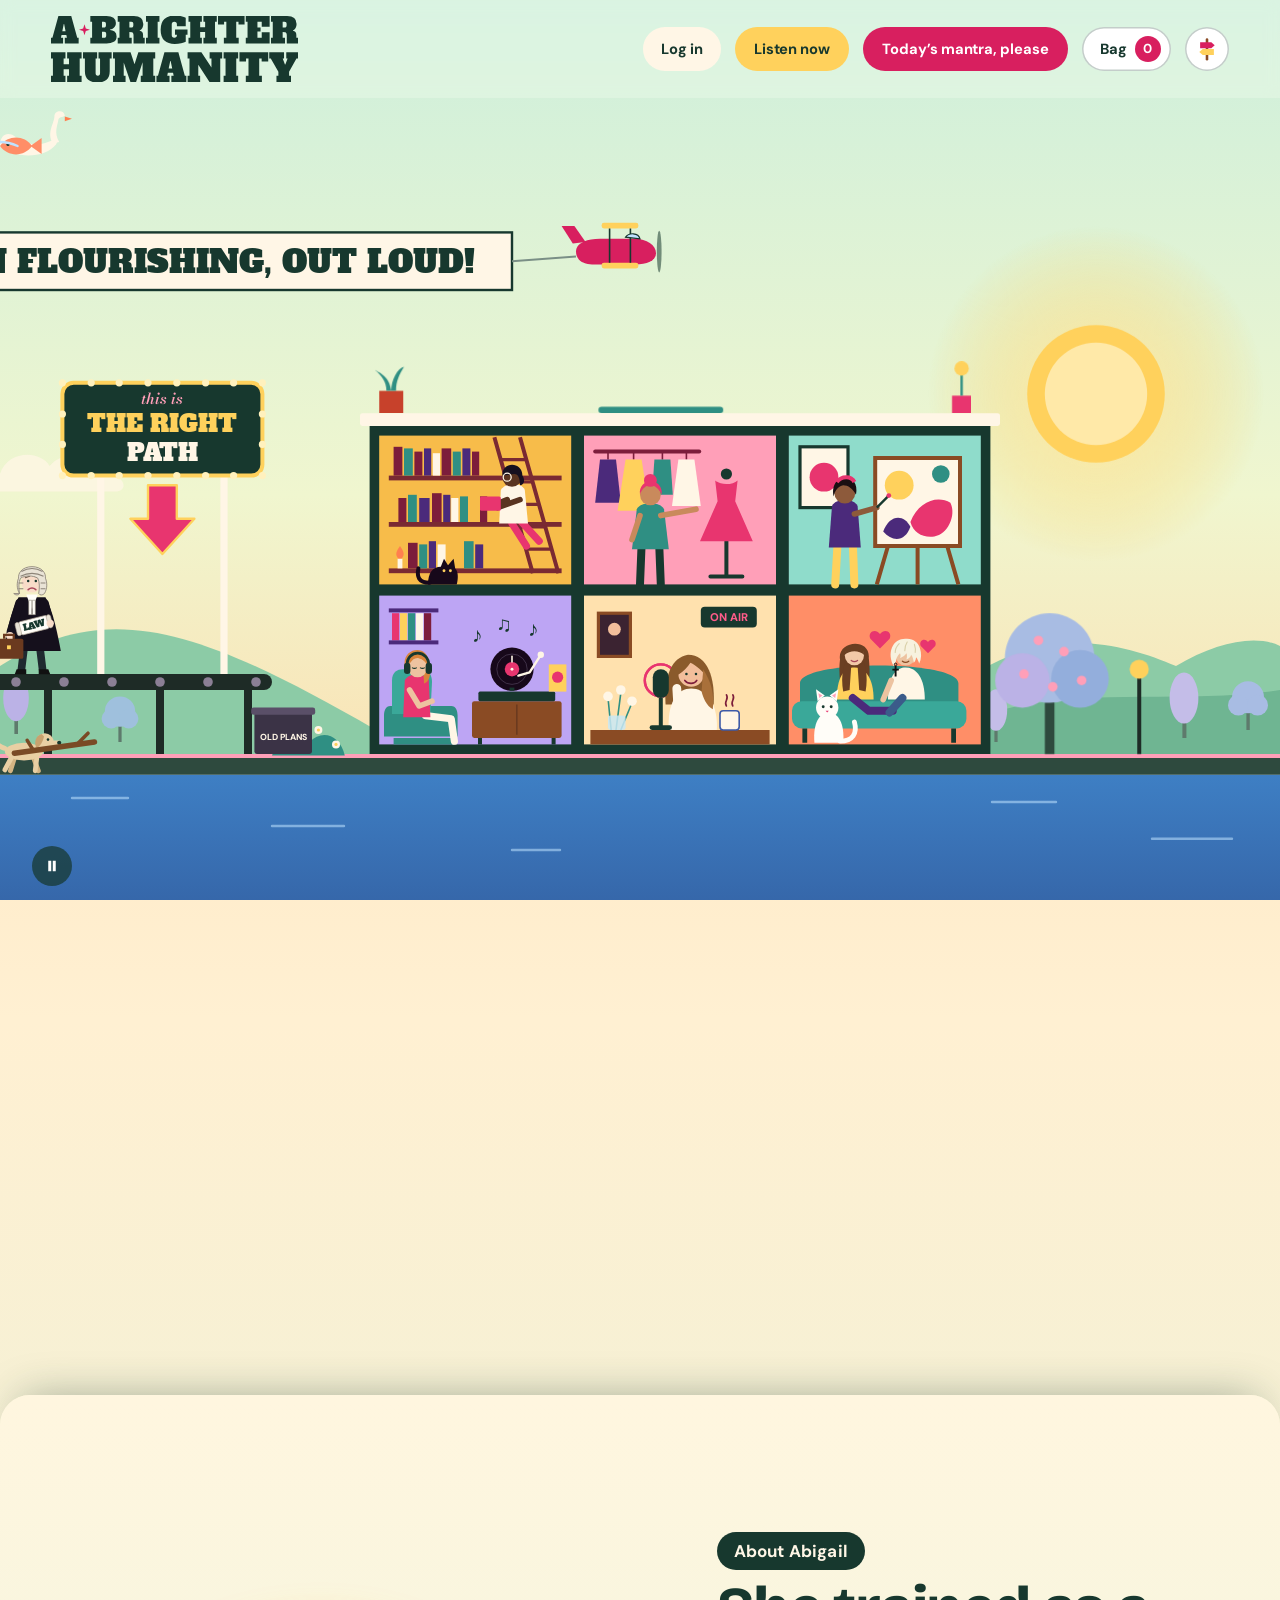
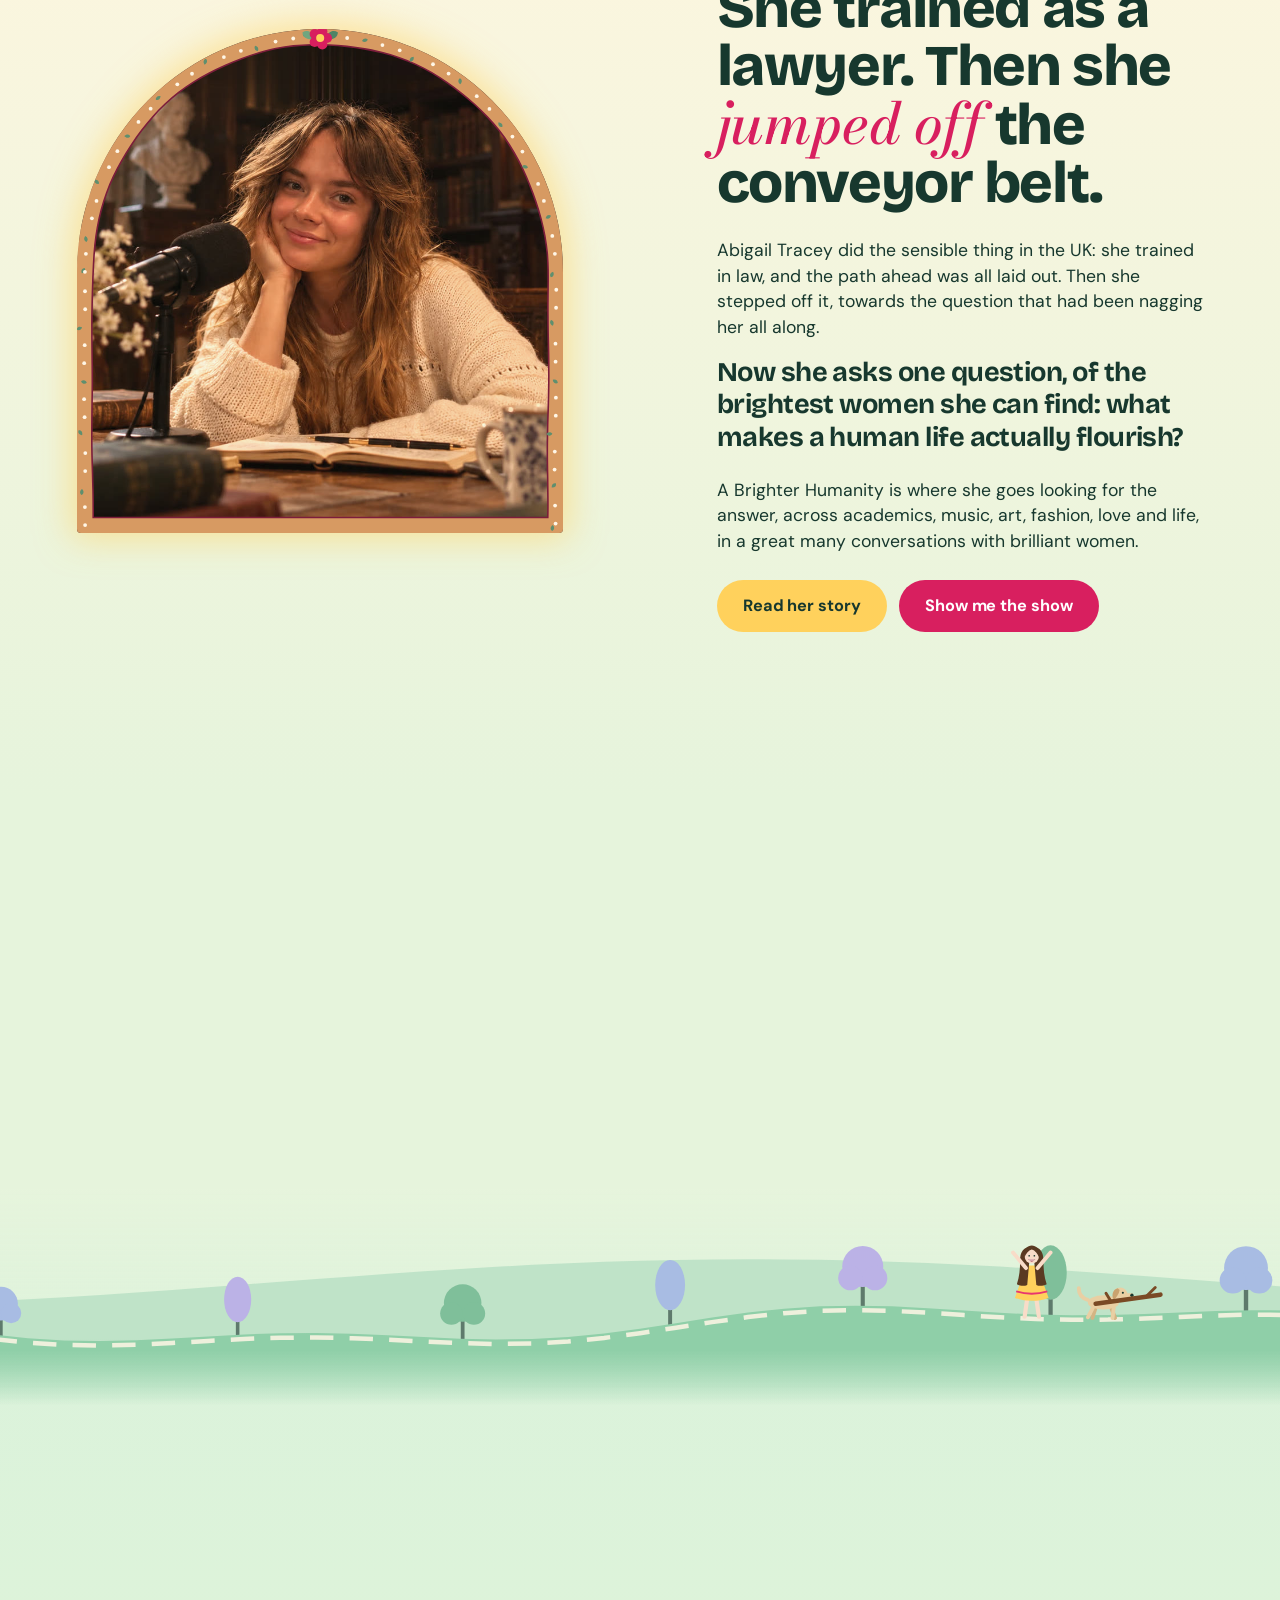
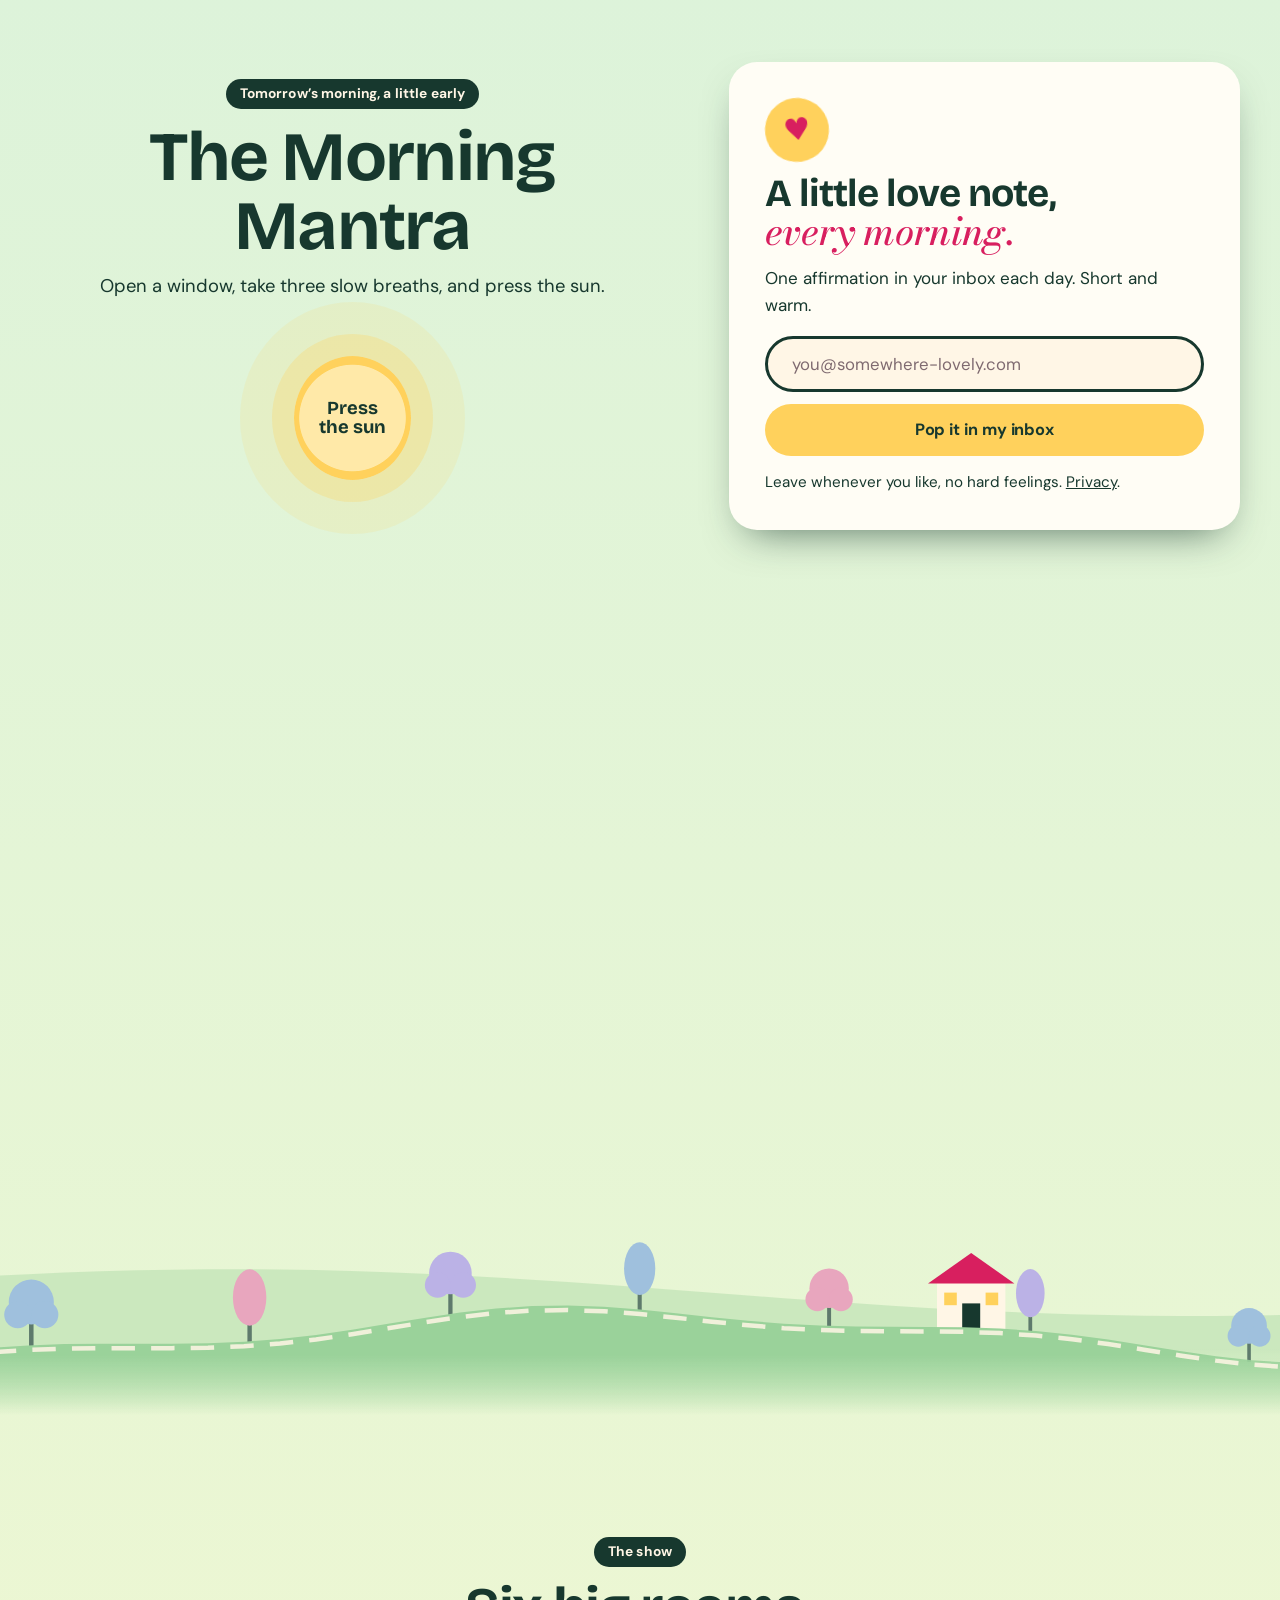
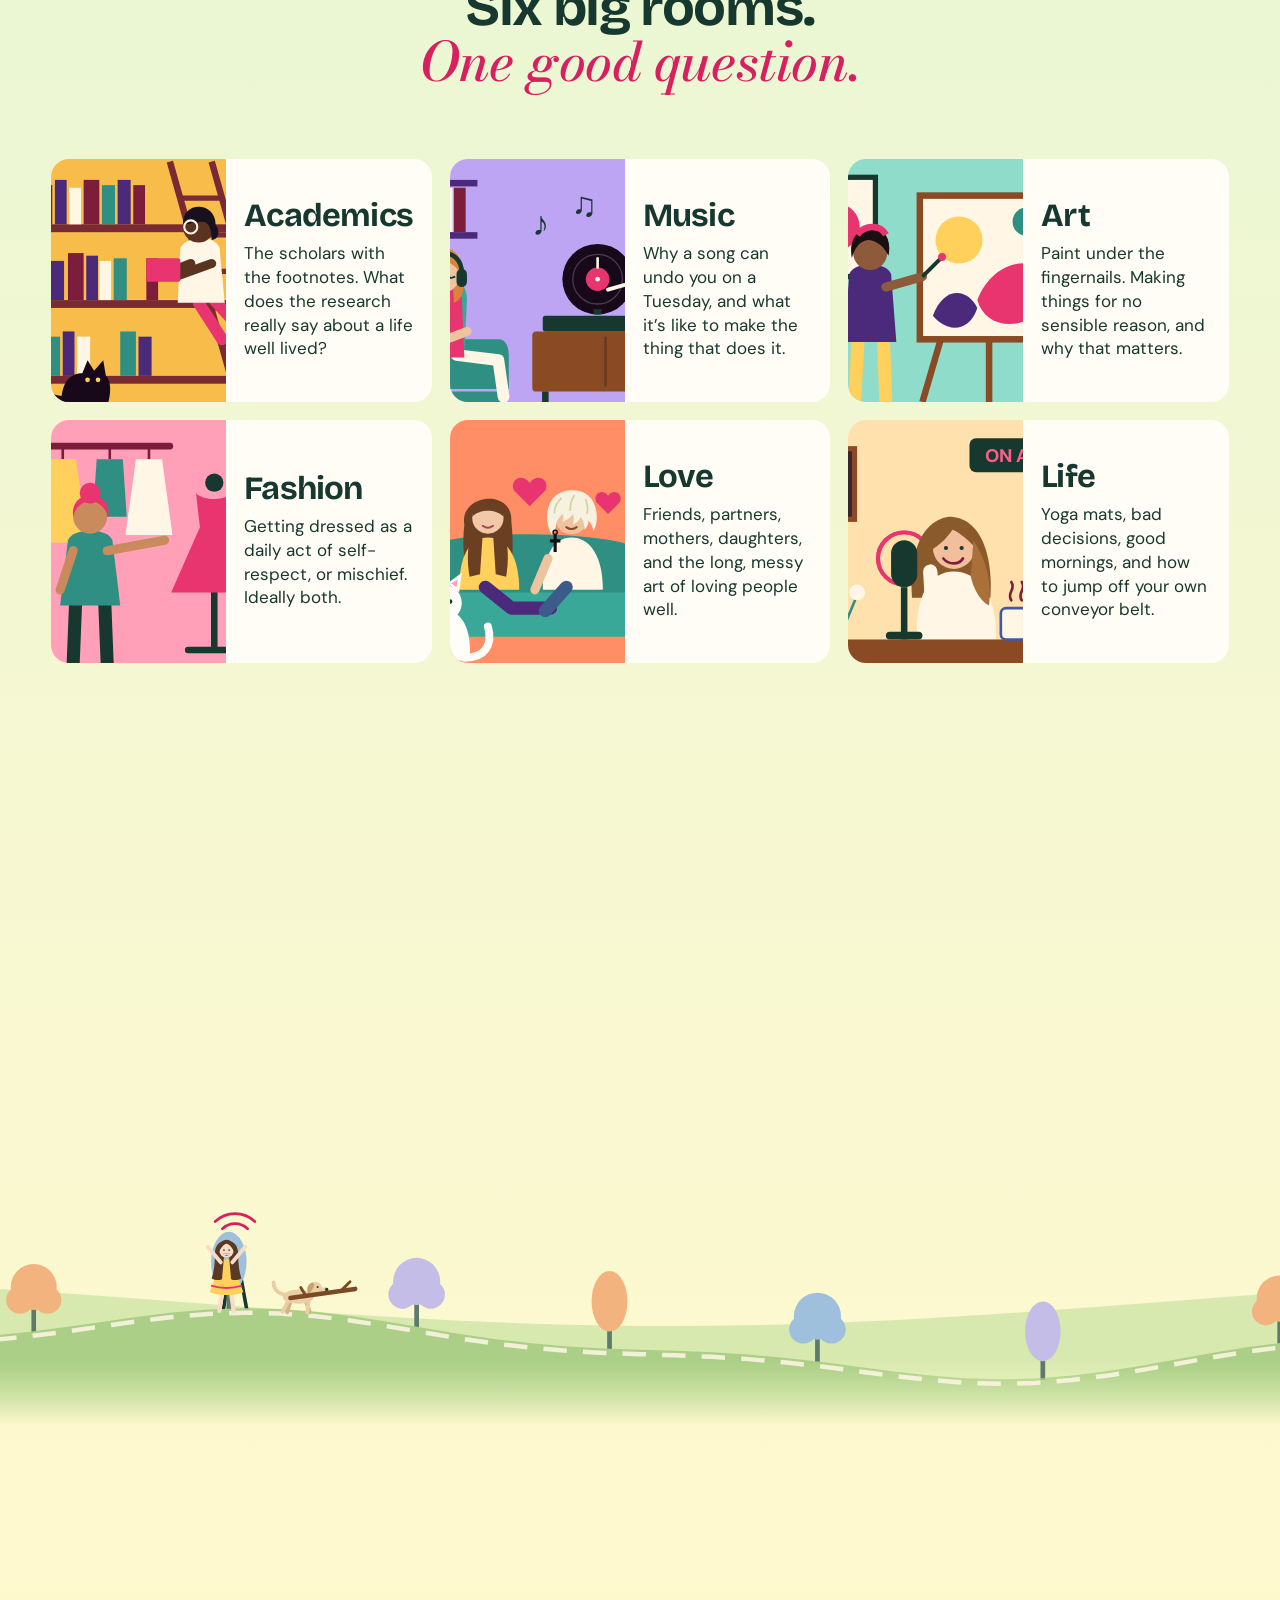
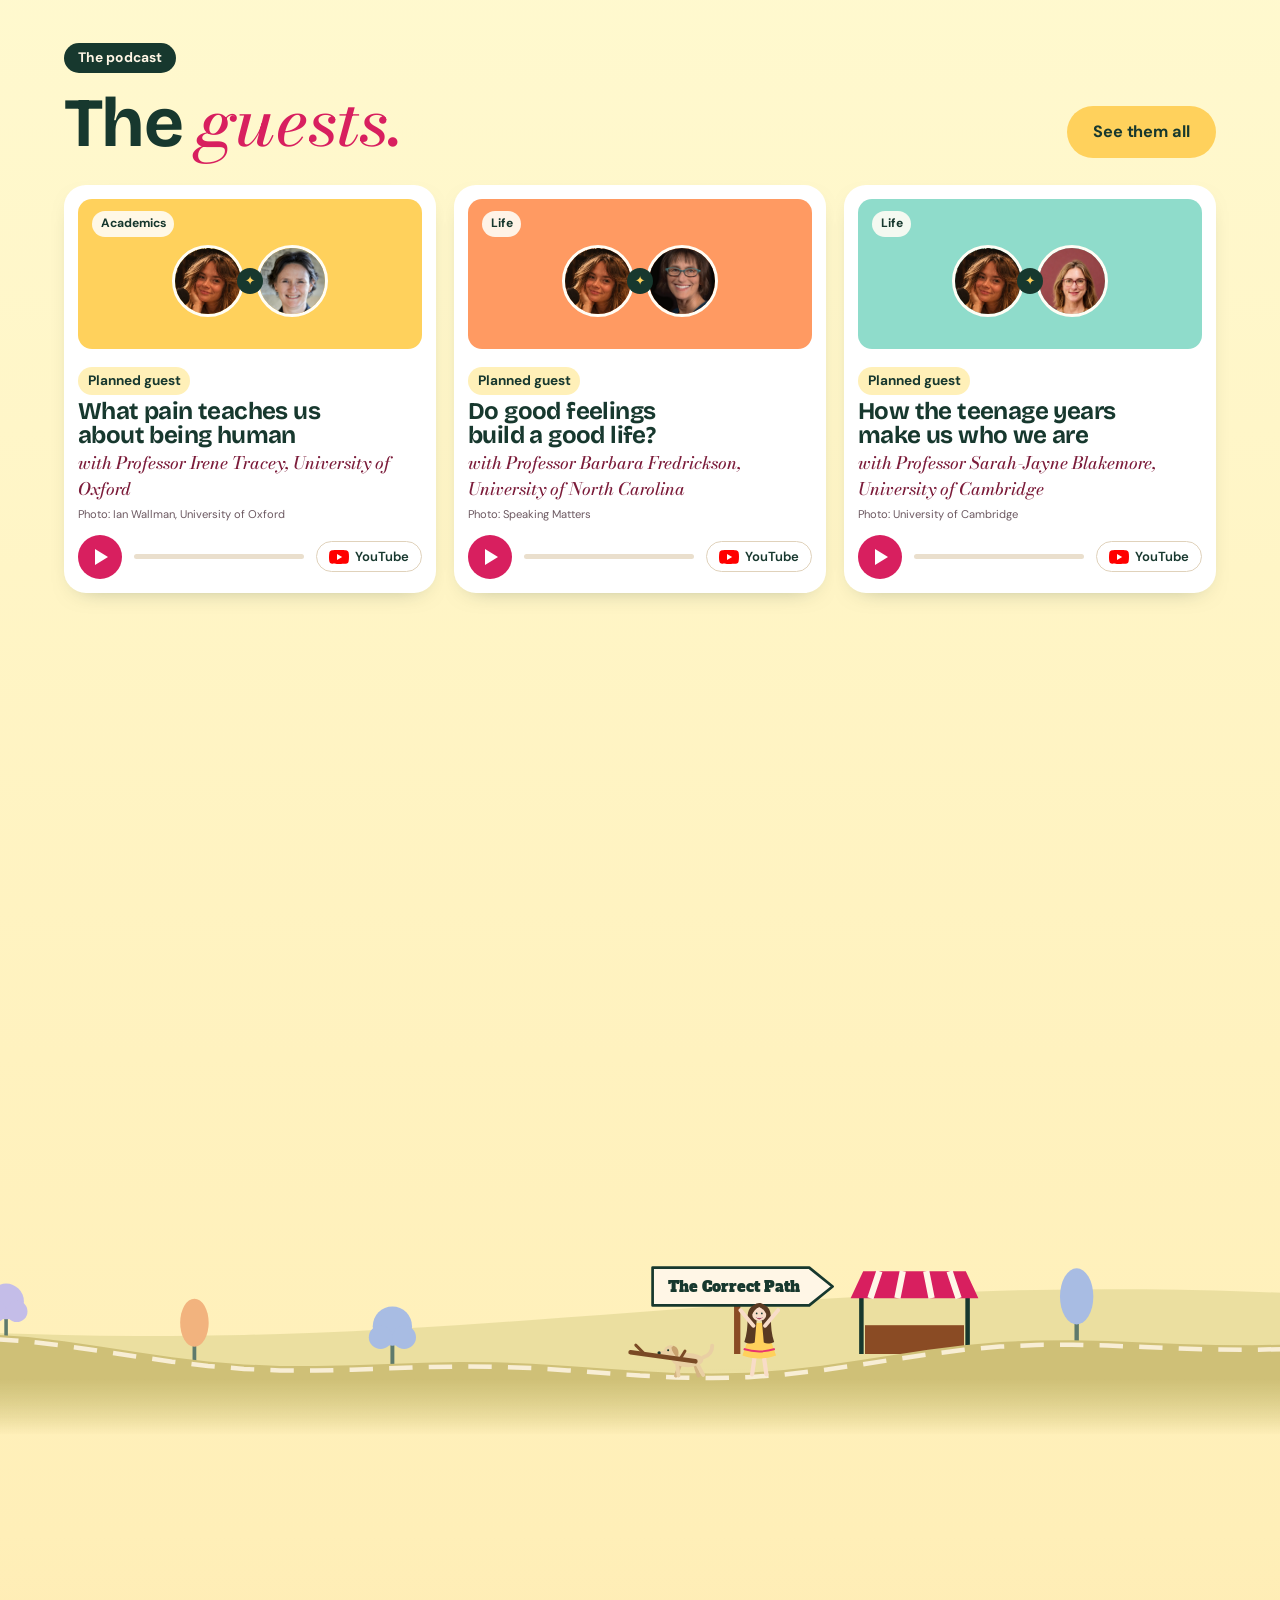
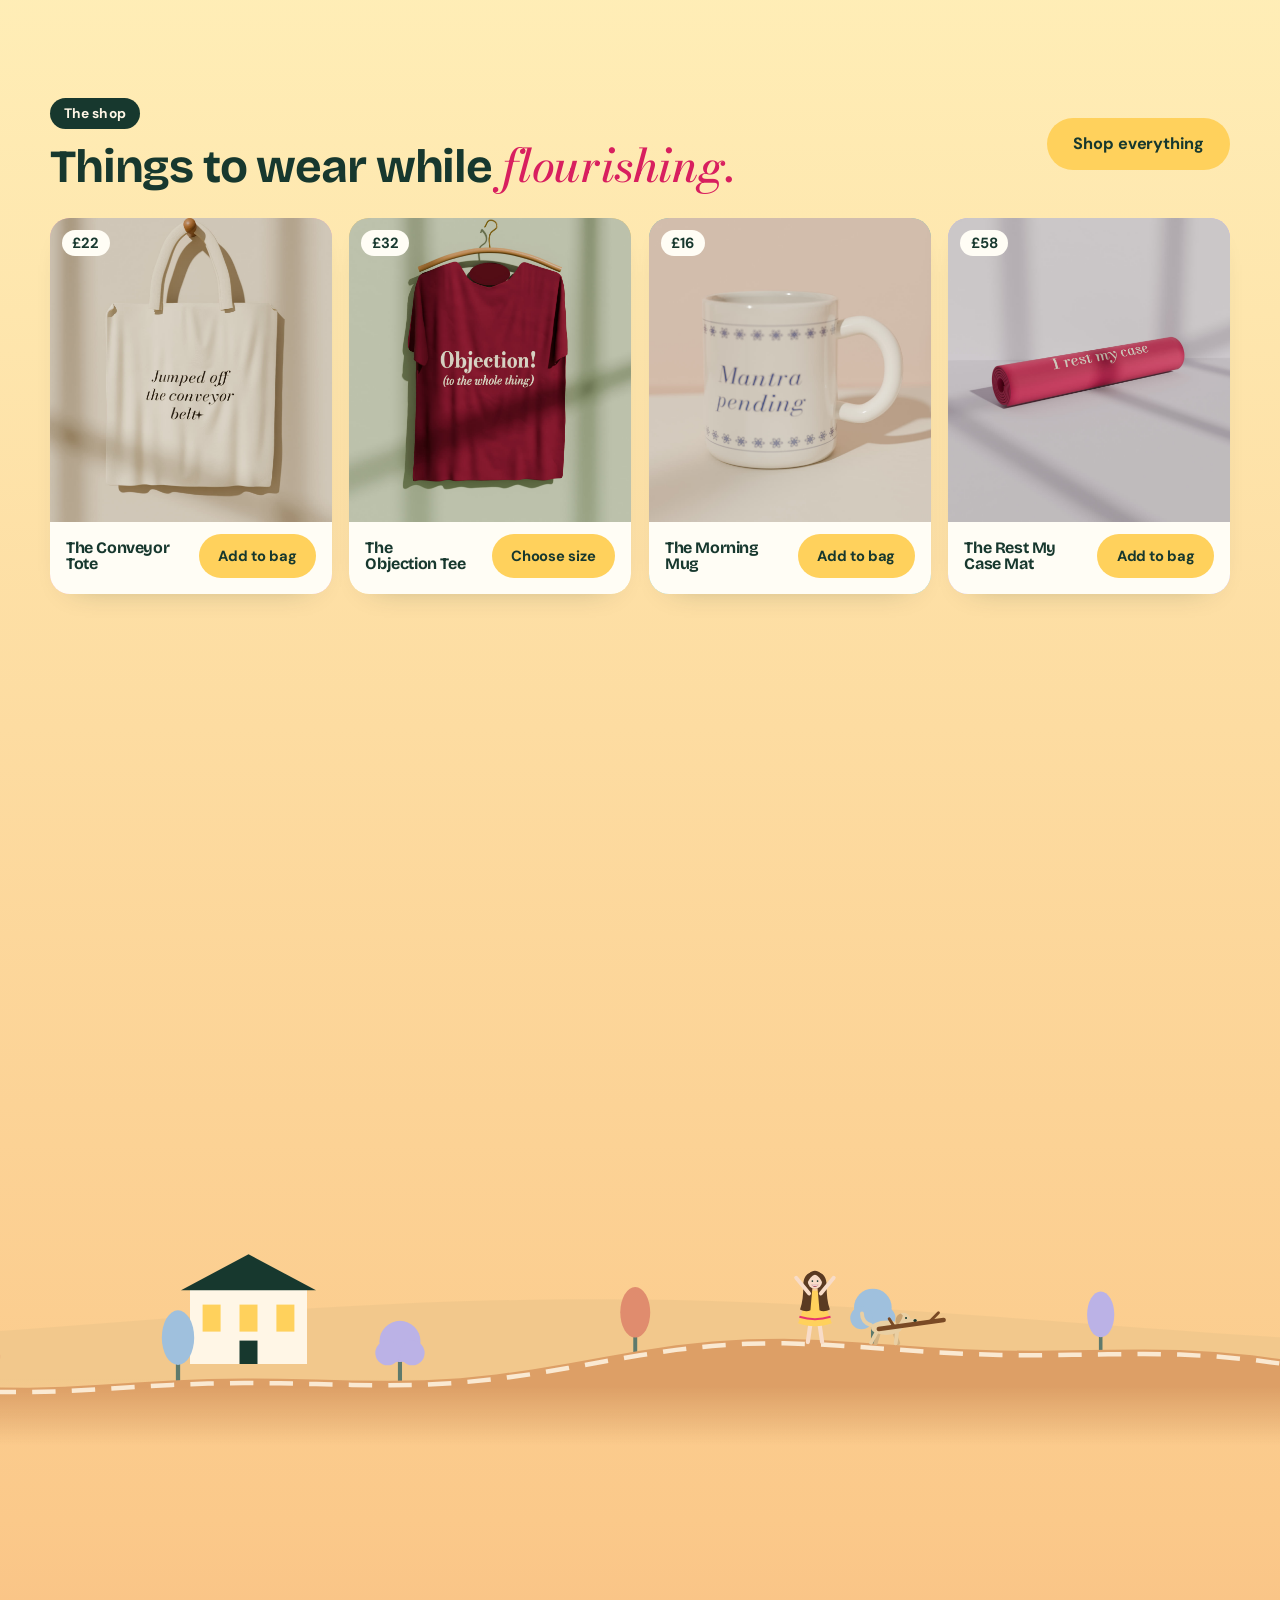
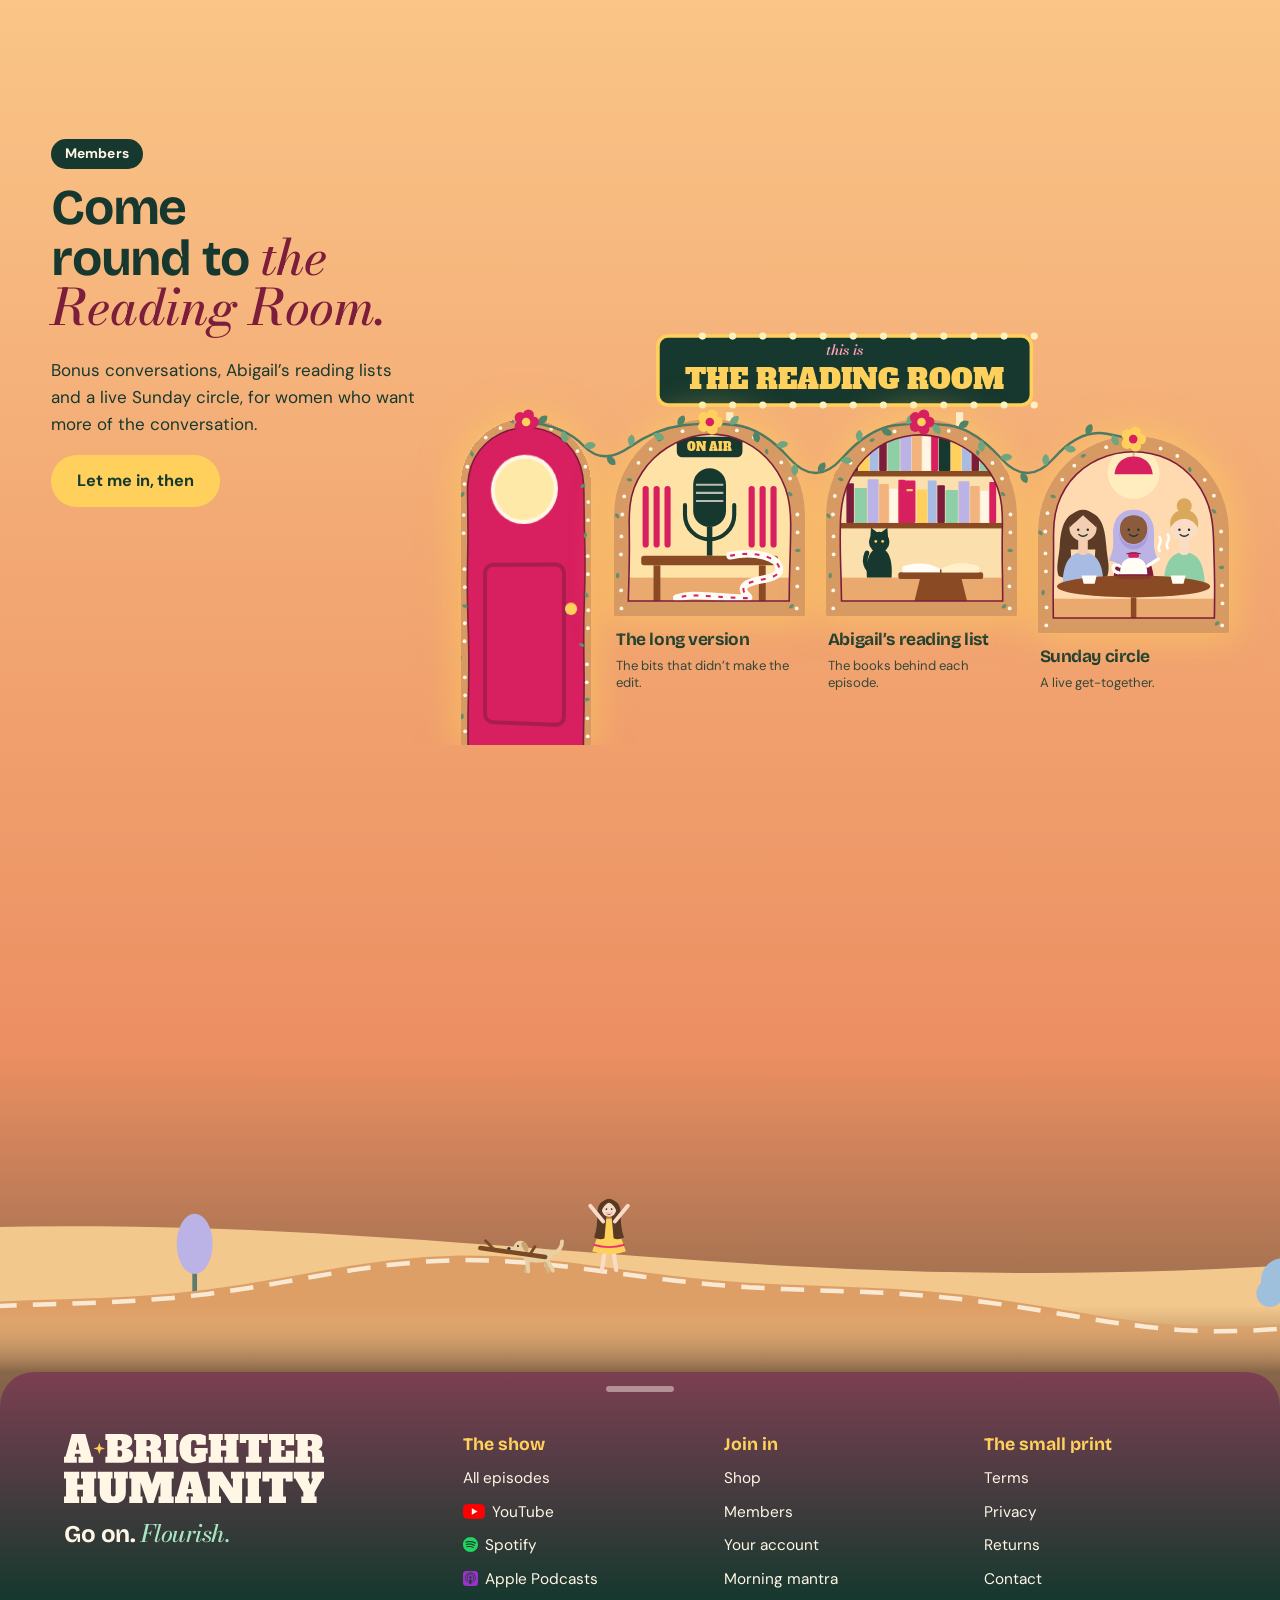
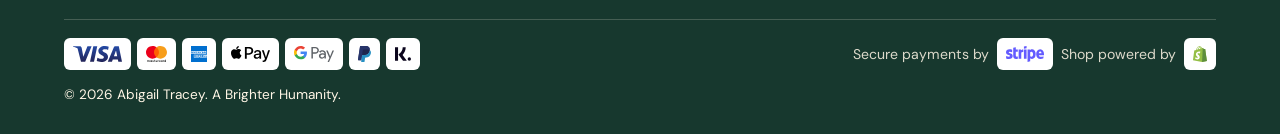
<file: index.html>
<!doctype html>
<html lang="en-GB">
<head>
<meta charset="utf-8">
<meta name="robots" content="noindex, nofollow">
<meta name="viewport" content="width=device-width, initial-scale=1">
<title>A Brighter Humanity with Abigail Tracey</title>
<meta name="description" content="A podcast on human flourishing with Abigail Tracey, who trained as a lawyer and jumped off the conveyor belt. Academics, music, art, fashion, love and life, in conversation with women.">
<meta property="og:title" content="A Brighter Humanity: a podcast with Abigail Tracey">
<meta property="og:description" content="Human flourishing, out loud. Academics, music, art, fashion, love and life, in conversation with women.">
<meta property="og:image" content="assets/img/cover.jpg">
<meta name="theme-color" content="#17382E">
<link rel="icon" href="assets/img/favicon.svg" type="image/svg+xml">
<link rel="preload" href="assets/fonts/bodoni-moda-latin-wght-normal.woff2" as="font" type="font/woff2" crossorigin>
<link rel="stylesheet" href="assets/styles.css?v=20261112c">
</head>
<body class="home">
<a class="skip" href="#main">Skip to the good bit</a>
<div data-nav></div>
<main id="main">

<div class="anchor" id="top"></div>
<section class="hero panel">
  <h1 class="sr">A Brighter Humanity with Abigail Tracey</h1>

  <div class="sky" aria-hidden="true"><i class="sky-night"></i><i class="sky-dawn"></i></div>
  <div class="stage">
  <svg class="layer stars" viewBox="0 70 1600 760" preserveAspectRatio="xMidYMax meet" aria-hidden="true"><g fill="#FFF6E6">
      <path d="M120 70l3 9 9 3-9 3-3 9-3-9-9-3 9-3z"/><circle cx="330" cy="48" r="2.5"/><circle cx="520" cy="110" r="2"/>
      <circle cx="1210" cy="130" r="2.5"/><circle cx="1480" cy="70" r="2"/>
      <circle cx="60" cy="210" r="2"/><path d="M1530 230l2 7 7 2-7 2-2 7-2-7-7-2 7-2z"/><circle cx="720" cy="40" r="2"/><circle cx="900" cy="130" r="2"/>
    </g>
</svg>
  <svg class="layer sun" viewBox="0 70 1600 760" preserveAspectRatio="xMidYMax meet" aria-hidden="true"><defs><radialGradient id="sun-glow"><stop offset="0" stop-color="#FFE9A8" stop-opacity=".9"/><stop offset="1" stop-color="#FFD15C" stop-opacity="0"/></radialGradient></defs><g>
      <circle cx="1370" cy="470" r="210" fill="url(#sun-glow)"/>
      <circle cx="1370" cy="470" r="86" fill="#FFD15C"/>
      <circle cx="1370" cy="470" r="64" fill="#FFE9A8"/>
    </g>
</svg>
  <svg class="layer" viewBox="0 70 1600 760" preserveAspectRatio="xMidYMax meet" aria-hidden="true"><!-- far hills -->
    <rect x="-1200" y="650" width="1200" height="130" fill="#8CCBA6"/><rect x="1600" y="625" width="1200" height="155" fill="#8CCBA6"/><rect x="1600" y="680" width="1200" height="100" fill="#6FB592"/>
    <path d="M0 650 C 140 560 260 610 470 730 L 470 780 L 0 780Z" fill="#8CCBA6"/>
    <path d="M1180 690 C 1290 590 1400 620 1470 650 C 1520 620 1570 610 1600 625 L1600 780 L1180 780Z" fill="#8CCBA6"/>
    <path d="M1210 720 C 1320 670 1470 700 1600 680 L1600 780 L1210 780Z" fill="#6FB592"/>

    <!-- balloon --><g class="woods"><rect x="-122" y="706" width="5.0" height="34" fill="#5E7A6C"/><circle cx="-120" cy="692" r="24" fill="#A8BCE3"/><circle cx="-134" cy="704" r="15" fill="#A8BCE3"/><circle cx="-106" cy="704" r="15" fill="#A8BCE3"/><rect x="18" y="704" width="4.5" height="31" fill="#5E7A6C"/><ellipse cx="20" cy="690" rx="16" ry="29" fill="#BBB2E6"/><rect x="148" y="718" width="4.0" height="27" fill="#5E7A6C"/><circle cx="150" cy="707" r="19" fill="#9FC0DD"/><circle cx="139" cy="716" r="12" fill="#9FC0DD"/><circle cx="161" cy="716" r="12" fill="#9FC0DD"/><rect x="1478" y="706" width="5.0" height="34" fill="#5E7A6C"/><ellipse cx="1480" cy="690" rx="18" ry="32" fill="#C4BDE8"/><rect x="1558" y="701" width="4.2" height="29" fill="#5E7A6C"/><circle cx="1560" cy="689" r="20" fill="#A8BCE3"/><circle cx="1548" cy="699" r="13" fill="#A8BCE3"/><circle cx="1572" cy="699" r="13" fill="#A8BCE3"/><rect x="1658" y="711" width="5.0" height="34" fill="#5E7A6C"/><ellipse cx="1660" cy="695" rx="18" ry="32" fill="#BBB2E6"/><rect x="1788" y="704" width="4.5" height="31" fill="#5E7A6C"/><circle cx="1790" cy="692" r="22" fill="#9FC0DD"/><circle cx="1777" cy="703" r="14" fill="#9FC0DD"/><circle cx="1803" cy="703" r="14" fill="#9FC0DD"/><rect x="1243" y="718" width="4.0" height="27" fill="#5E7A6C"/><ellipse cx="1245" cy="705" rx="14" ry="26" fill="#C4BDE8"/></g>

</svg>
  <div class="veil" aria-hidden="true"></div>
  <svg class="layer scene" viewBox="0 70 1600 760" preserveAspectRatio="xMidYMax meet" role="img" aria-label="An illustrated townhouse at sunrise. People read, paint, sew, listen to records, relax and record a podcast in its rooms, and someone does yoga on the roof. A barrister leaps off a conveyor belt, throws away her wig and gown, and runs off in a summer dress after a dog with a big stick.">
    <defs>
      <linearGradient id="river" x1="0" y1="0" x2="0" y2="1"><stop offset="0" stop-color="#3E7FC4"/><stop offset="1" stop-color="#23306E"/></linearGradient>
    </defs>
        
<!-- clouds -->
    <g data-depth="10"><g transform="translate(0 110)">
      <path class="cloud c-a" d="M0 300c10-30 50-30 62-10 18-22 62-18 70 10 24 0 30 22 12 22H-6c-20 0-16-22 6-22z" fill="#FFF6E6" opacity=".75"/>
      
    </g></g>
    
    
    
        <!-- birds -->
    <!-- road and river -->
    <rect x="-1200" y="760" width="4000" height="26" fill="#2E4A3E"/>
    <rect x="-1200" y="760" width="4000" height="5" fill="#FF9FB8"/>
    <rect x="-1200" y="786" width="4000" height="520" fill="url(#river)"/>
    <g class="ripple" stroke="#BFE3FF" stroke-width="3" stroke-linecap="round" opacity=".55">
      <path d="M90 815h70M340 850h90M1240 820h80M1440 866h100M640 880h60"/>
    </g>
    <g class="swan">
      <path d="M0 0c18 16 56 16 70-2 4-5-4-6-10-3-14 6-30 2-40-6-8-7-20-6-20 11z" fill="#FFF6E6"/>
      <path d="M66 -3c-8-14 2-26 2-34 0-8 12-9 13-1 0 2-7 1-8 5-1 8-6 16 1 28z" fill="#FFF6E6"/>
      <path d="M81 -37l9 3-9 3z" fill="#FF7F4F"/>
    </g>

<g class="birds" fill="none" stroke="#111" stroke-width="3" stroke-linecap="round"><path d="M0 0q8-9 15 0q8-9 15 0"/><path d="M40 -24q6-7 11 0q6-7 11 0"/><path d="M50 20q6-7 11 0q6-7 11 0"/></g>
    <g class="fish-jump"><path d="M0 0c10-14 30-14 40 0-10 14-30 14-40 0z" fill="#FF8E67"/><path d="M38 0l14-10v20z" fill="#FF8E67"/><circle cx="10" cy="-2" r="2" fill="#17382E"/></g>
    <g class="splash" stroke="#BFE3FF" stroke-width="3" fill="none" stroke-linecap="round"><path d="M-22 0q22-10 44 0"/></g>
    <!-- plane towing the title -->
    <g class="tow">
      <path d="M-220 108l-22 12 14 24-14 24 22 12z" fill="#FFF6E6" stroke="#17382E" stroke-width="3"/><rect x="-220" y="108" width="860" height="72" fill="#FFF6E6" stroke="#17382E" stroke-width="3"/>
      <text class="banner-text" x="210" y="159" text-anchor="middle" font-family="Alfa Slab One, serif" font-size="40" fill="#17382E">HUMAN FLOURISHING, <tspan class="loud">OUT LOUD!</tspan></text>
      <path d="M640 144l80-6" stroke="#7A8F86" stroke-width="2.5"/>
      <path d="M720 132c0-10 12-16 30-16h44c14 0 26 8 26 18s-12 14-26 14h-54c-12 0-20-6-20-16z" fill="#D81F5F"/>
      <path d="M716 122l-14-22h16l14 20z" fill="#D81F5F"/>
      <rect x="752" y="96" width="46" height="7" rx="3" fill="#FFD15C"/><rect x="752" y="146" width="46" height="7" rx="3" fill="#FFD15C"/><path d="M762 103v43M788 103v43" stroke="#17382E" stroke-width="2"/>
      <path d="M782 114c4-6 16-6 18 2z" fill="#BFE3FF" stroke="#17382E" stroke-width="1.5"/>
      <ellipse class="prop" cx="824" cy="132" rx="3" ry="26" fill="#17382E" opacity=".55"/>
    </g>
    <!-- Welcome to fabulous... the right path. -->
    <g class="vegas">
      <path d="M126 412v248M280 412v248" stroke="#FFF6E6" stroke-width="9"/>
      <rect x="78" y="296" width="250" height="116" rx="14" fill="#17382E" stroke="#FFD15C" stroke-width="5"/>
      <text x="203" y="322" text-anchor="middle" font-family="Bodoni Moda, serif" font-style="italic" font-weight="600" font-size="19" fill="#FF9FB8">this is</text>
      <text x="203" y="358" text-anchor="middle" font-family="Alfa Slab One, serif" font-size="30" fill="#FFD15C">THE RIGHT</text>
      <text x="203" y="394" text-anchor="middle" font-family="Alfa Slab One, serif" font-size="30" fill="#FFF6E6">PATH</text>
      <path class="sign-arrow" d="M185 424h36v42h22l-40 44-40-44h22z" fill="#E8356F" stroke="#FFD15C" stroke-width="3" stroke-linejoin="round"/>
      <g class="bulbs-a" fill="#FFF1BE"><circle cx="114" cy="296" r="4.5"/><circle cx="185" cy="296" r="4.5"/><circle cx="257" cy="296" r="4.5"/><circle cx="328" cy="296" r="4.5"/><circle cx="328" cy="373" r="4.5"/><circle cx="292" cy="412" r="4.5"/><circle cx="221" cy="412" r="4.5"/><circle cx="149" cy="412" r="4.5"/><circle cx="78" cy="412" r="4.5"/><circle cx="78" cy="335" r="4.5"/></g>
      <g class="bulbs-b" fill="#FFF1BE"><circle cx="78" cy="296" r="4.5"/><circle cx="149" cy="296" r="4.5"/><circle cx="221" cy="296" r="4.5"/><circle cx="292" cy="296" r="4.5"/><circle cx="328" cy="335" r="4.5"/><circle cx="328" cy="412" r="4.5"/><circle cx="257" cy="412" r="4.5"/><circle cx="185" cy="412" r="4.5"/><circle cx="114" cy="412" r="4.5"/><circle cx="78" cy="373" r="4.5"/></g>
    </g>
    <!-- CONVEYOR BELT: she jumps off -->
    <g class="belt">
      
      <rect x="-1200" y="660" width="1540" height="20" rx="10" fill="#1E2B26"/>
      <g class="rollers" fill="#8B7F95"><circle cx="20" cy="670" r="6"/><circle cx="80" cy="670" r="6"/><circle cx="140" cy="670" r="6"/><circle cx="200" cy="670" r="6"/><circle cx="260" cy="670" r="6"/><circle cx="320" cy="670" r="6"/></g>
      <path d="M60 680v80M200 680v80M310 680v80" stroke="#1E2B26" stroke-width="10"/>
      <g class="case c1"><rect x="-70" y="634" width="38" height="26" rx="3" fill="#17382E" stroke="#8B7F95" stroke-width="2"/><path d="M-60 634v-6h18v6" fill="none" stroke="#8B7F95" stroke-width="3"/></g>
      <g class="case c2"><rect x="-70" y="634" width="38" height="26" rx="3" fill="#17382E" stroke="#8B7F95" stroke-width="2"/><path d="M-60 634v-6h18v6" fill="none" stroke="#8B7F95" stroke-width="3"/></g>
      
    </g>
    <!-- flower patch landing -->
    <g class="flowers">
      <path d="M340 762c10-30 30-30 45-14 14-20 40-14 46 14z" fill="#2F8F83"/>
      <g fill="#FFF6E6"><circle cx="360" cy="742" r="5"/><circle cx="398" cy="730" r="5"/><circle cx="420" cy="748" r="5"/></g>
      <g fill="#FFD15C"><circle cx="360" cy="742" r="2"/><circle cx="398" cy="730" r="2"/><circle cx="420" cy="748" r="2"/></g>
    </g>
    
    <g class="wigfly"><g class="wig-spin"><path d="M22 590c-5-8-5-18-2-26-1-25 44-25 43 0 3 8 3 18-2 26-3 3-7 3-9 0 2-9 2-18-2-25-8-5-20-5-28 0-3 7-3 16-2 25-2 3-6 3-8 0z" fill="#E9E3D6" stroke="#8d8579"/></g></g>
    <g class="gownfly"><path d="M22 590c-10 16-16 44-20 62h74c-4-18-10-46-20-62z" fill="#15101C"/></g>
    <g class="casefly"><rect x="0" y="600" width="46" height="32" rx="3" fill="#6B3A1F"/><path d="M15 600v-6h16v6" fill="none" stroke="#6B3A1F" stroke-width="3"/><rect x="20" y="611" width="6" height="6" fill="#FFD15C"/></g>
    <g fill="#FFFDF8" stroke="#b8ae9e"><rect class="paper p1" x="0" y="0" width="17" height="23"/><rect class="paper p2" x="0" y="0" width="17" height="23"/><rect class="paper p3" x="0" y="0" width="17" height="23"/><rect class="paper p4" x="0" y="0" width="17" height="23"/></g>
    <!-- old plans bin -->
    <g class="bin"><rect x="318" y="708" width="72" height="52" rx="3" fill="#3B3346"/><rect x="314" y="702" width="80" height="9" rx="3" fill="#5A4F68"/><text x="354" y="742" text-anchor="middle" font-family="DM Sans, sans-serif" font-weight="800" font-size="11" fill="#FFF6E6">OLD PLANS</text></g>

    <!-- HOUSE -->
    <rect x="462" y="346" width="776" height="414" fill="#17382E"/>
    <rect x="450" y="334" width="800" height="16" rx="3" fill="#FFF6E6"/>

    <!-- Library -->
    <g class="room">
      <rect x="474" y="362" width="240" height="186" fill="#F7BC4A"/>
      <g id="shelves">
        <rect x="486" y="412" width="216" height="6" fill="#7A2A32"/><rect x="486" y="470" width="216" height="6" fill="#7A2A32"/><rect x="486" y="528" width="216" height="6" fill="#7A2A32"/>
        <g fill="#7C1D3B"><rect x="492" y="376" width="11" height="36"/><rect x="518" y="382" width="10" height="30"/><rect x="552" y="378" width="12" height="34"/><rect x="590" y="382" width="9" height="30"/><rect x="498" y="440" width="10" height="30"/><rect x="540" y="434" width="12" height="36"/><rect x="600" y="438" width="9" height="32"/><rect x="510" y="496" width="12" height="32"/></g>
        <g fill="#2F8F83"><rect x="505" y="378" width="11" height="34"/><rect x="566" y="382" width="10" height="30"/><rect x="510" y="436" width="11" height="34"/><rect x="575" y="438" width="10" height="32"/><rect x="524" y="498" width="10" height="30"/><rect x="580" y="494" width="12" height="34"/></g>
        <g fill="#4B2A7B"><rect x="530" y="378" width="9" height="34"/><rect x="578" y="378" width="10" height="34"/><rect x="524" y="440" width="13" height="30"/><rect x="554" y="436" width="9" height="34"/><rect x="536" y="494" width="9" height="34"/><rect x="594" y="498" width="10" height="30"/></g>
        <g fill="#FFF6E6"><rect x="541" y="384" width="9" height="28"/><rect x="564" y="440" width="9" height="30"/><rect x="547" y="498" width="10" height="30"/></g>
      </g>
      <path d="M618 364l48 170M650 364l48 170" stroke="#7A2A32" stroke-width="5"/>
      <path d="M626 392h32M634 420h32M642 448h32M650 476h32M658 504h32" stroke="#7A2A32" stroke-width="4"/>
      <!-- scholar on the ladder -->
      <g class="legswing"><path d="M640 472l18 28" stroke="#E8356F" stroke-width="9" stroke-linecap="round"/><path d="M652 470l22 24" stroke="#E8356F" stroke-width="9" stroke-linecap="round"/></g>
      <path d="M626 430c6-10 26-10 30 0l4 42h-36z" fill="#FFF6E6"/>
      <path d="M634 442l-20 8M650 442l-28 10" stroke="#5A3420" stroke-width="7" stroke-linecap="round"/>
      <rect class="readbook" x="600" y="438" width="26" height="18" rx="2" fill="#E8356F"/>
      <circle cx="640" cy="414" r="12" fill="#5A3420"/>
      <path d="M628 412c-1-18 25-18 25 0 4 6 2 12-3 12 0-8-2-14-7-14-6 0-10 2-15 2z" fill="#16101F"/>
      <circle cx="634" cy="414" r="5" fill="none" stroke="#FFF6E6" stroke-width="1.6"/>
      <g class="flame"><path d="M498 516c-5-6-2-10 2-16 4 6 7 10 2 16z" fill="#FF7F4F"/></g>
      <rect x="497" y="516" width="6" height="12" fill="#FFF6E6"/>
    <!-- black cat, library floor -->
      <g transform="translate(-505 214)"><path d="M1040 334c0-14 6-22 16-22l4-10 5 8 7-8 2 12c6 6 2 20 2 20z" fill="#17081A"/><circle cx="1060" cy="317" r="1.8" fill="#FFD15C"/><circle cx="1068" cy="317" r="1.8" fill="#FFD15C"/><path class="tail" d="M1042 332c-14 0-16-8-14-18" stroke="#17081A" stroke-width="5" fill="none" stroke-linecap="round"/></g>
    </g>

    <!-- Atelier -->
    <g class="room">
      <rect x="730" y="362" width="240" height="186" fill="#FF9FB8"/>
      <path d="M744 382h130" stroke="#7C1D3B" stroke-width="5" stroke-linecap="round"/>
      <g class="hang" style="--d:0s"><path d="M760 382v10" stroke="#7C1D3B" stroke-width="2"/><path d="M750 392h20l6 54h-32z" fill="#4B2A7B"/></g>
      <g class="hang" style="--d:-1s"><path d="M792 382v10" stroke="#7C1D3B" stroke-width="2"/><path d="M782 392h20l10 64h-40z" fill="#FFD15C"/></g>
      <g class="hang" style="--d:-2s"><path d="M828 382v10" stroke="#7C1D3B" stroke-width="2"/><path d="M818 392h20l3 44h-26z" fill="#2F8F83"/></g>
      <g class="hang" style="--d:-.5s"><path d="M858 382v10" stroke="#7C1D3B" stroke-width="2"/><path d="M848 392h20l8 58h-36z" fill="#FFF6E6"/></g>
      <path d="M908 470v66M888 538h40" stroke="#17382E" stroke-width="5" stroke-linecap="round"/>
      <path class="dress" d="M894 418c6 6 22 6 28 0l-3 26 22 50h-66l22-50z" fill="#E8356F"/>
      <circle cx="908" cy="410" r="7" fill="#17382E"/>
      <!-- designer -->
      <path d="M800 548l2-50M826 548l-2-50" stroke="#17382E" stroke-width="10" stroke-linecap="round"/>
      <path d="M796 454c4-10 30-10 34 0l6 50h-46z" fill="#2F8F83"/>
      <path class="pin-arm" d="M826 462l44-8" stroke="#C98A5C" stroke-width="7" stroke-linecap="round"/>
      <path d="M800 462l-10 30" stroke="#C98A5C" stroke-width="7" stroke-linecap="round"/>
      <circle cx="813" cy="436" r="13" fill="#C98A5C"/>
      <path d="M800 436c-3-22 30-22 27 0-3-8-9-12-14-12s-11 4-13 12z" fill="#E8356F"/>
      <circle cx="813" cy="418" r="8" fill="#E8356F"/>
    </g>

    <!-- Painter -->
    <g class="room">
      <rect x="986" y="362" width="240" height="186" fill="#8FDCCB"/>
      <rect x="1000" y="376" width="60" height="76" fill="#FFF6E6" stroke="#17382E" stroke-width="4"/>
      <circle cx="1030" cy="414" r="18" fill="#E8356F"/>
      <rect x="1094" y="390" width="106" height="110" fill="#FFF6E6" stroke="#8A4B24" stroke-width="5"/>
      <path d="M1110 500l-14 48M1184 500l14 48M1147 500v48" stroke="#8A4B24" stroke-width="5"/>
      <circle class="blob b1" cx="1124" cy="424" r="18" fill="#FFD15C"/>
      <path class="blob b2" d="M1138 470c10-26 34-34 50-24 8 16-4 40-20 42-14 2-26-4-30-18z" fill="#E8356F"/>
      <path class="blob b3" d="M1104 482c8-22 26-22 34-6-6 18-22 20-34 6z" fill="#4B2A7B"/>
      <circle class="blob b4" cx="1176" cy="410" r="11" fill="#2F8F83"/>
      <!-- painter -->
      <path d="M1044 548l3-52M1068 548l-2-52" stroke="#FFD15C" stroke-width="10" stroke-linecap="round"/>
      <path d="M1040 450c4-10 28-10 32 0l4 52h-40z" fill="#4B2A7B"/>
      <g class="brush-arm"><path d="M1068 460l28-8" stroke="#8D5A3B" stroke-width="7" stroke-linecap="round"/><path d="M1096 452l14-14" stroke="#17382E" stroke-width="3"/><circle cx="1111" cy="437" r="3" fill="#E8356F"/></g>
      <circle cx="1056" cy="434" r="13" fill="#8D5A3B"/>
      <path d="M1042 438c-6-30 34-32 28-2-4-8-10-12-16-12-6 1-10 6-12 14z" fill="#1A0F12"/>
      <path d="M1046 420c6-8 18-8 22 0" stroke="#E8356F" stroke-width="5" fill="none"/>
    </g>

    <!-- Record room: she's listening, not playing -->
    <g class="room">
      <rect x="474" y="562" width="240" height="186" fill="#BDA5F4"/>
      <rect x="486" y="578" width="62" height="5" fill="#4B2A7B"/><g><rect x="490" y="584" width="9" height="34" fill="#E8356F"/><rect x="500" y="584" width="9" height="34" fill="#FFD15C"/><rect x="510" y="584" width="9" height="34" fill="#2F8F83"/><rect x="520" y="584" width="9" height="34" fill="#FFF6E6"/><rect x="530" y="584" width="9" height="34" fill="#7C1D3B"/></g><rect x="486" y="618" width="62" height="5" fill="#4B2A7B"/>
      <!-- sideboard and record player -->
      <rect x="590" y="694" width="112" height="46" rx="3" fill="#8A4B24"/><path d="M600 740v8M692 740v8" stroke="#17382E" stroke-width="5"/><path d="M646 698v38" stroke="#6B3A1F" stroke-width="2"/>
      <rect x="598" y="682" width="96" height="12" rx="2" fill="#17382E"/>
      <g transform="translate(0 0)"><g class="vinyl"><circle cx="640" cy="654" r="27" fill="#17081A"/><circle cx="640" cy="654" r="19" fill="none" stroke="#4A3A52" stroke-width="1"/><circle cx="640" cy="654" r="9" fill="#E8356F"/><circle cx="640" cy="654" r="1.8" fill="#FFF6E6"/><path d="M640 645v-7" stroke="#FFF6E6" stroke-width="2" stroke-linecap="round"/></g></g>
      <path d="M676 636l-14 22 -14 4" stroke="#FFF6E6" stroke-width="3" fill="none" stroke-linecap="round" stroke-linejoin="round"/><circle cx="676" cy="636" r="4" fill="#FFF6E6"/>
      <path d="M640 681v-4" stroke="#17382E" stroke-width="6"/>
      <!-- sleeves leaning -->
      <rect x="686" y="648" width="22" height="34" fill="#FFD15C" transform="rotate(0)"/><circle cx="697" cy="664" r="7" fill="#E8356F"/>
      <!-- armchair -->
      <path d="M492 748v-8h76v8M488 700c-6 0-8 6-8 12v26h92v-26c0-6-2-12-8-12z" fill="#2F8F83"/><path d="M490 668c0-10 6-14 14-14h26c6 0 10 8 10 16l-2 40h-48z" fill="#3AA899"/>
      <!-- listener, headphones on, eyes shut -->
      <path class="foot-tap" d="M532 712l32 4 4 28" stroke="#FFF6E6" stroke-width="9" fill="none" stroke-linecap="round" stroke-linejoin="round"/>
      <path d="M506 668c4-10 26-10 30 0l2 46h-34z" fill="#E8356F"/>
      <path d="M512 680l12 20 16-6" stroke="#EDC3A0" stroke-width="7" fill="none" stroke-linecap="round" stroke-linejoin="round"/>
      <g class="nod">
        <path d="M506 650c-4-24 30-28 30-4 4 16 0 24-6 26 0-12-2-20-6-24-6 2-12 2-18 2z" fill="#D9843B"/>
        <circle cx="522" cy="652" r="12" fill="#EDC3A0"/>
        <path d="M510 650c-4-22 28-24 25-1-6-8-12-10-16-9-4 2-6 6-9 10z" fill="#D9843B"/>
        <path d="M515 652q3 2 6 0M525 652q3 2 6 0" stroke="#17382E" stroke-width="1.4" fill="none"/>
        <path d="M509 649c-1-20 27-20 27 0" stroke="#17382E" stroke-width="3.5" fill="none"/>
        <rect x="505" y="646" width="8" height="14" rx="4" fill="#17382E"/><rect x="532" y="646" width="8" height="14" rx="4" fill="#17382E"/>
      </g>
      <g font-family="serif" font-size="26" fill="#17382E"><text class="note n1" x="590" y="620">♪</text><text class="note n2" x="620" y="606">♫</text><text class="note n3" x="660" y="612">♪</text></g>
    </g>

    <!-- Studio: Abigail at the mic -->
    <g class="room">
      <rect x="730" y="562" width="240" height="186" fill="#FFE1AE"/>
      <rect x="876" y="576" width="70" height="26" rx="5" fill="#17382E"/>
      <text class="onair" x="911" y="594" text-anchor="middle" font-family="DM Sans, sans-serif" font-weight="800" font-size="14" fill="#FF5C8A">ON AIR</text>
      <rect x="746" y="582" width="44" height="58" fill="#8A4B24"/><rect x="750" y="586" width="36" height="50" fill="#3B2331"/>
      <circle cx="768" cy="604" r="8" fill="#F2BE9B"/>
      <g class="ring-wrap" fill="none" stroke="#E8356F" stroke-width="3"><circle class="ring r1" cx="826" cy="668" r="20"/><circle class="ring r2" cx="826" cy="668" r="20"/></g>
      <!-- hair back -->
      <path d="M860 636c-24 4-30 34-28 62l60 0c2-30-6-62-32-62z" fill="#8A5A2B"/>
      <path d="M836 730c-2-34 10-52 28-52s34 18 32 52z" fill="#FFF6E6"/>
      <path class="ab-arm" d="M848 712l-2-34" stroke="#FFF6E6" stroke-width="11" stroke-linecap="round"/>
      <circle cx="864" cy="660" r="16" fill="#F2BE9B"/>
      <path d="M846 662c-4-28 40-32 37 0-6-6-14-14-20-16-4 6-10 12-17 16z" fill="#8A5A2B"/>
      <path d="M856 668c4 5 12 5 15 0" stroke="#7C1D3B" stroke-width="2" fill="none" stroke-linecap="round"/>
      <circle cx="858" cy="660" r="1.6" fill="#17382E"/><circle cx="870" cy="660" r="1.6" fill="#17382E"/>
      <path d="M879 654c10 16 14 30 12 50-8-4-12-14-14-22z" fill="#A9703A"/>
      <!-- mic -->
      <path d="M826 730v-40" stroke="#17382E" stroke-width="5"/>
      <rect x="812" y="724" width="28" height="6" rx="3" fill="#17382E"/>
      <rect x="816" y="654" width="20" height="36" rx="10" fill="#17382E"/>
      <rect x="738" y="730" width="224" height="18" fill="#8A4B24"/>
      <!-- mug and flowers -->
      <rect x="900" y="706" width="24" height="24" rx="4" fill="#FFF6E6" stroke="#3D5AA8" stroke-width="2"/>
      <path class="steam" d="M908 700c-4-6 4-8 0-14M916 700c-4-6 4-8 0-14" stroke="#7C1D3B" stroke-width="2" fill="none" stroke-linecap="round"/>
      <path d="M764 730l-4-40M770 730l6-46M776 730l14-34" stroke="#2F8F83" stroke-width="2"/>
      <g fill="#FFF6E6"><circle cx="760" cy="688" r="6"/><circle cx="776" cy="680" r="6"/><circle cx="790" cy="694" r="6"/></g>
      <rect x="760" y="712" width="22" height="18" rx="3" fill="#C9E7F5" opacity=".85"/>
    </g>

    <!-- Love: two friends on a sofa -->
    <g class="room">
      <rect x="986" y="562" width="240" height="186" fill="#FF8E67"/>
      <path d="M1000 672c-2-30 200-30 198 0v30h-198z" fill="#2F8F83"/>
      <rect x="990" y="694" width="218" height="34" rx="12" fill="#3AA899"/>
      <path d="M1006 728v18M1192 728v18" stroke="#17382E" stroke-width="6"/>
      <!-- her: long brown hair -->
      <g class="laugh">
        <path d="M1050 642c-4-24 38-28 36-2 2 18 1 34-3 50h-29c-4-16-6-32-4-48z" fill="#6B3F22"/>
        <path d="M1046 692c0-26 8-40 22-40s24 14 24 40z" fill="#FFD15C"/>
        <path d="M1066 690l20 16 30 0" stroke="#4B2A7B" stroke-width="10" fill="none" stroke-linecap="round" stroke-linejoin="round"/>
        <path d="M1056 646c-4 12-4 24-2 36l8-2 2-30zM1080 646c4 12 4 24 2 36l-8-2-2-30z" fill="#6B3F22"/>
        <circle cx="1068" cy="637" r="12" fill="#F2C9A8"/>
        <path d="M1056 636c-1-16 25-16 24 0-6-6-18-6-24 0z" fill="#6B3F22"/>
        <path d="M1064 643q4 3 8 0" stroke="#A8485A" stroke-width="1.5" fill="none" stroke-linecap="round"/>
      </g>
      <!-- him: bleached, messy, one pirate hoop -->
      <g class="laugh l2">
        <path d="M1110 692c0-26 8-40 22-40s24 14 24 40z" fill="#FFF6E6"/>
        <path d="M1128 690l-16 18" stroke="#3B5B8A" stroke-width="10" stroke-linecap="round"/>
        <path d="M1114 668l-10 24" stroke="#EDC3A0" stroke-width="7" stroke-linecap="round"/>
        <circle cx="1132" cy="637" r="12.5" fill="#EDC3A0"/>
        <path d="M1117 650c-4-7-5-16-2-23 3-8 11-12 19-11 8 0 14 5 16 12 2 6 2 13-1 19-1-3-2-6-4-8 0 3-1 5-3 7 0-4-1-7-3-10-1 3-3 5-6 6 1-3 1-6 0-8-2 3-5 5-8 6 1-2 1-4 0-6-3 3-5 6-5 10-1 2-2 4-3 6z" fill="#F7F2DF"/>
        <path d="M1124 622c-3 3-5 7-5 11M1134 620c-2 3-3 7-3 11M1143 623c1 3 2 6 1 10" stroke="#D9CFA8" stroke-width="1.4" fill="none" stroke-linecap="round"/>
        <!-- skull and crossbones earring -->
        <g class="earring"><circle cx="1119.5" cy="648" r="1.6" fill="none" stroke="#111" stroke-width="1.1"/><path d="M1119.5 650v13M1115.5 654.5h8" stroke="#111" stroke-width="2.4"/></g>
        <path d="M1128 644q4 3 8 0" stroke="#8A4B24" stroke-width="1.5" fill="none" stroke-linecap="round"/>
      </g>
      <g fill="#E8356F"><path class="heart h1" d="M1100 610c-6-8-16-2-12 6l12 12 12-12c4-8-6-14-12-6z"/><path class="heart h2" d="M1160 620c-4-6-12-2-9 5l9 9 9-9c3-7-5-11-9-5z"/></g>
      <!-- white cat on the rug -->
      <g class="cat">
        <path class="tail" d="M1050 744c16 0 22-10 18-24" stroke="#FFFDF8" stroke-width="6" fill="none" stroke-linecap="round"/>
        <path d="M1018 746c-2-24 6-38 18-38s20 14 18 38z" fill="#FFFDF8"/>
        <circle cx="1034" cy="702" r="14" fill="#FFFDF8"/>
        <path d="M1022 694l-2-15 11 8zM1046 694l2-15-11 8z" fill="#FFFDF8"/><path d="M1024 690l-1-6 5 3zM1044 690l1-6-5 3z" fill="#FF9FB8"/>
        <circle cx="1029" cy="701" r="1.8" fill="#17382E"/><circle cx="1039" cy="701" r="1.8" fill="#17382E"/><path d="M1032 706l2 2 2-2z" fill="#E8356F"/>
      </g>
      </g>

    <!-- barrister: full wig, gown, bands, briefcase and a brief marked LAW, tied in pink ribbon -->
    <g class="lx"><g class="ly"><g style="transform-box:view-box" transform="translate(40 659) scale(1.2) translate(-40 -659)">
      <g class="suit">
        <path d="M33 622l-4 33M47 622l4 33" stroke="#1F2A30" stroke-width="8" stroke-linecap="round"/><path d="M24 655h10v5H22zM47 655h10l2 5H47z" fill="#111"/>
        <path d="M26 580c-8 14-13 40-16 56h60c-3-16-8-42-16-56z" fill="#15101C"/>
        <path d="M34 577l6 16 6-16z" fill="#FFFDF8"/><path d="M36.6 583h3.2v15h-3.2zM40.3 583h3.2v15h-3.2z" fill="#FFFDF8" stroke="#8d8579" stroke-width=".6"/>
        <path d="M27 586l-9 30" stroke="#15101C" stroke-width="9" stroke-linecap="round"/><circle cx="17" cy="620" r="4" fill="#F8DCC8"/>
        
        <rect x="1" y="623" width="30" height="21" rx="2" fill="#6B3A1F"/><path d="M11 623v-4h10v4" fill="none" stroke="#6B3A1F" stroke-width="2.4"/><rect x="14" y="630" width="4" height="4" fill="#FFD15C"/>
        <path d="M53 586l5 20" stroke="#15101C" stroke-width="9" stroke-linecap="round"/><g transform="translate(42 609) rotate(-14)" style="transform-box:view-box;transform-origin:0 0"><rect x="-15" y="-7" width="30" height="14" rx="2" fill="#FFFDF8" stroke="#b8ae9e" stroke-width=".7"/><rect x="-19" y="-7" width="4.5" height="14" rx="2.2" fill="#E9E3D6" stroke="#b8ae9e" stroke-width=".6"/><rect x="14.5" y="-7" width="4.5" height="14" rx="2.2" fill="#E9E3D6" stroke="#b8ae9e" stroke-width=".6"/><text x="0" y="3.4" text-anchor="middle" font-family="Alfa Slab One, serif" font-size="9.5" fill="#17382E">LAW</text></g><circle cx="59" cy="607" r="3.8" fill="#F8DCC8"/>
      </g>
      <g class="free">
        
        <g class="run-a"><path d="M34 622l-5 35" stroke="#F8DCC8" stroke-width="6.5" stroke-linecap="round"/></g>
        <g class="run-b"><path d="M46 622l5 35" stroke="#F8DCC8" stroke-width="6.5" stroke-linecap="round"/></g>
        <path class="dress-free" d="M30 578h20l6 22 10 28c-16 6-36 6-52 0l10-28z" fill="#FFD15C"/>
        <path d="M16 618c16 5 32 5 48 0" stroke="#E8356F" stroke-width="3" fill="none"/><path d="M40 549c-14 0-18 9-18 21 0 14-1 25-5 37 6 3 12 3 16 1l3-34h8l3 34c4 2 10 2 16-1-4-12-5-23-5-37 0-12-4-21-18-21z" fill="#5A3A22"/>
        <path d="M31 582l-20-24M49 582l20-24" stroke="#F8DCC8" stroke-width="6" stroke-linecap="round"/>
      </g>
      <circle cx="40" cy="564" r="11" fill="#F8DCC8"/>
      <circle cx="36" cy="563" r="1.3" fill="#17382E"/><circle cx="44" cy="563" r="1.3" fill="#17382E"/><g class="suit"><path d="M36 572q4-3.4 8 0" stroke="#A8485A" stroke-width="1.6" fill="none" stroke-linecap="round"/><path d="M33 559.5l4.5-1.5M47 559.5l-4.5-1.5" stroke="#6B5A4A" stroke-width="1.2" stroke-linecap="round"/></g><g class="free"><path d="M34.5 568.5q5.5 7.5 11 0z" fill="#A8485A"/><path d="M35.6 568.8h8.8l-.5 1.5h-7.8z" fill="#FFFDF8"/></g>
      <g class="free"><path d="M28.5 566c-1.500-14 5-19 11.500-19s13 5 11.500 19c-2-6-6.500-11-11.500-13-5 2-9.500 7-11.500 13z" fill="#5A3A22"/></g>
      <g class="suit"><path d="M27 576c-3-5-3-11-1-16-1-16 29-16 28 0 2 5 2 11-1 16-2 2-5 2-6 0 1-6 1-12-1-16-5-3-13-3-18 0-2 4-2 10-1 16-1 2-4 2-6 0z" fill="#E9E3D6" stroke="#8d8579" stroke-width=".9"/><path d="M29 553q11-6 22 0M28 558q12-6 24 0M26 565h5M49 565h5M26 571h5M49 571h5" stroke="#8d8579" stroke-width="1.1" fill="none"/></g>
    </g></g></g>

    <!-- ROOF -->
    <g>
      <rect x="474" y="306" width="30" height="28" fill="#C7412B"/>
      <path d="M489 306c-2-18-14-22-20-26 8 8 14 14 14 26M489 306c0-14 8-28 16-30-6 10-10 18-10 30" fill="#2F8F83"/>
      <rect x="1190" y="312" width="24" height="22" fill="#E8356F"/>
      <path d="M1202 312v-30" stroke="#2F8F83" stroke-width="3"/><circle cx="1202" cy="278" r="9" fill="#FFD15C"/>
      <!-- yoga: she moves through six poses -->
      <rect x="748" y="326" width="156" height="8" rx="4" fill="#2F8F83"/>
      <g class="pose" style="--n:0"><!-- tree -->
        <path d="M824 326l-2-44" stroke="#E8356F" stroke-width="9" stroke-linecap="round"/><path d="M824 284l-22 14 20 10" stroke="#E8356F" stroke-width="9" fill="none" stroke-linecap="round" stroke-linejoin="round"/>
        <path d="M810 244c4-8 24-8 28 0l-2 42h-24z" fill="#FFF6E6"/><path d="M813 250l-4-30 15-16M835 250l4-30-15-16" stroke="#D49A71" stroke-width="6" fill="none" stroke-linecap="round" stroke-linejoin="round"/>
        <circle cx="824" cy="232" r="11" fill="#D49A71"/><path d="M813 232c-2-16 24-16 22 0-5-6-17-6-22 0z" fill="#17382E"/><circle cx="824" cy="219" r="5" fill="#17382E"/>
      </g>
      <g class="pose" style="--n:1"><!-- warrior two -->
        <path d="M826 288l-38 4-2 32" stroke="#E8356F" stroke-width="9" fill="none" stroke-linecap="round" stroke-linejoin="round"/><path d="M826 288l52 36" stroke="#E8356F" stroke-width="9" stroke-linecap="round"/>
        <path d="M814 246c4-7 22-7 26 0l-2 44h-22z" fill="#FFF6E6"/><path d="M776 254h100" stroke="#D49A71" stroke-width="6" stroke-linecap="round"/>
        <circle cx="827" cy="233" r="11" fill="#D49A71"/><path d="M816 233c-2-16 24-16 22 0-5-6-17-6-22 0z" fill="#17382E"/><circle cx="830" cy="220" r="5" fill="#17382E"/>
      </g>
      <g class="pose" style="--n:2"><!-- downward dog -->
        <path d="M828 266l42 58" stroke="#E8356F" stroke-width="9" stroke-linecap="round"/>
        <path d="M832 268l-40 32-8-10 38-32z" fill="#FFF6E6"/><path d="M790 294l-22 30" stroke="#D49A71" stroke-width="6" stroke-linecap="round"/>
        <circle cx="798" cy="310" r="11" fill="#D49A71"/><path d="M788 306c4-12 20-12 22 2-6-4-16-6-22-2z" fill="#17382E"/><circle cx="792" cy="321" r="5" fill="#17382E"/>
      </g>
      <g class="pose" style="--n:3"><!-- cobra -->
        <path d="M888 323l-54 -1" stroke="#E8356F" stroke-width="9" stroke-linecap="round"/>
        <path d="M840 326c-14-4-30-18-38-36l14-8c8 14 18 24 30 32z" fill="#FFF6E6"/><path d="M808 296l-4 30" stroke="#D49A71" stroke-width="6" stroke-linecap="round"/>
        <circle cx="804" cy="270" r="11" fill="#D49A71"/><path d="M795 266c2-14 22-12 20 2-6-4-14-6-20-2z" fill="#17382E"/><circle cx="813" cy="258" r="5" fill="#17382E"/>
      </g>
      <g class="pose" style="--n:4"><!-- headstand -->
        <path d="M824 268v-50" stroke="#E8356F" stroke-width="9" stroke-linecap="round"/>
        <path d="M812 266c0-4 24-4 24 0l-2 40h-20z" fill="#FFF6E6"/><path d="M814 300l-14 24h20M834 300l14 24h-20" stroke="#D49A71" stroke-width="6" fill="none" stroke-linecap="round" stroke-linejoin="round"/>
        <circle cx="824" cy="315" r="10" fill="#D49A71"/><path d="M814 316c2 12 18 12 20 0-6 3-14 3-20 0z" fill="#17382E"/>
      </g>
      <g class="pose" style="--n:5"><!-- seated lotus -->
        <path d="M790 322c14-10 30-6 56 2M858 322c-14-10-30-6-56 2" stroke="#E8356F" stroke-width="10" fill="none" stroke-linecap="round"/>
        <path d="M812 268c4-8 20-8 24 0l4 48h-32z" fill="#FFF6E6"/><path d="M814 276l-18 36M834 276l18 36" stroke="#D49A71" stroke-width="6" stroke-linecap="round"/>
        <circle cx="824" cy="255" r="11" fill="#D49A71"/><path d="M813 255c-2-16 24-16 22 0-5-6-17-6-22 0z" fill="#17382E"/><circle cx="824" cy="242" r="5" fill="#17382E"/>
      </g>
    </g>

        <!-- tree and lamp, right -->
    <g>
      <path d="M1312 760v-90" stroke="#2E4A3E" stroke-width="12"/>
      <g class="tree"><circle cx="1312" cy="640" r="56" fill="#A8BCE3"/><circle cx="1278" cy="668" r="34" fill="#BBB2E6"/><circle cx="1350" cy="666" r="36" fill="#93AEDC"/>
        <g fill="#FF9FB8"><circle cx="1298" cy="618" r="6"/><circle cx="1330" cy="632" r="6"/><circle cx="1280" cy="660" r="6"/><circle cx="1352" cy="668" r="6"/><circle cx="1316" cy="676" r="6"/></g></g>
      <path d="M1424 760v-96" stroke="#1E2B26" stroke-width="5"/>
      <circle class="lamp" cx="1424" cy="654" r="12" fill="#FFD15C"/>
    </g>

    <!-- DOGS on the road -->
    <g class="dog-run">
      <g transform="translate(0 781)">
        <g class="leg-a"><path d="M18-16l-5 16M42-16l6 16" stroke="#D4B483" stroke-width="6" stroke-linecap="round"/></g>
        <g class="leg-b"><path d="M14-16l-8 15M46-16l-2 16" stroke="#E9CFA3" stroke-width="6" stroke-linecap="round"/></g>
        <g class="dog-body">
          <ellipse cx="30" cy="-24" rx="24" ry="11" fill="#E9CFA3"/>
          <circle cx="56" cy="-36" r="11" fill="#E9CFA3"/><path d="M60-38h14c3 0 3 7-1 7H60z" fill="#E9CFA3"/><circle cx="74" cy="-35" r="2.6" fill="#17382E"/><circle cx="60" cy="-39" r="1.6" fill="#17382E"/>
          <path class="ear" d="M52-46c-8 2-10 12-6 18 4-3 8-9 9-15z" fill="#C9A26F"/>
          <g class="stick"><path d="M18-22L118-36" stroke="#7A4A25" stroke-width="7" stroke-linecap="round"/><path d="M96-33l14-14M42-25l-8-13" stroke="#7A4A25" stroke-width="4.5" stroke-linecap="round"/></g>
          <path class="tail" d="M6-28c-10-3-14-10-14-18" stroke="#E9CFA3" stroke-width="6" fill="none" stroke-linecap="round"/>
        </g>
      </g>
    </g>
  </svg>
  </div>

  <div class="hero-band">
    
    <button class="scene-toggle" type="button" aria-pressed="false" aria-label="Pause the animation" data-scene-toggle><svg viewBox="0 0 24 24" width="18" height="18" aria-hidden="true"><path class="i-pause" d="M7 5h4v14H7zM13 5h4v14h-4z"/><path class="i-play" d="M8 5l11 7-11 7z"/></svg></button>
  </div>
</section>
<div class="hold" data-vh="55"></div>

<div class="anchor" id="about"></div>
<section class="panel story">
  <div class="story-pic reveal" data-from="left"><img src="assets/img/abigail.jpg" width="850" height="880" alt="Abigail Tracey at a microphone in an old library, chin on her hand, smiling." decoding="async"></div>
  <div class="story-copy reveal" data-from="right">
    <p class="eyebrow">About Abigail</p>
    <h2>She trained as a lawyer. Then she <em>jumped off</em> the conveyor belt.</h2>
    <p>Abigail Tracey did the sensible thing in the UK: she trained in law, and the path ahead was all laid out. Then she stepped off it, towards the question that had been nagging her all along.</p>
    <p class="story-key">Now she asks one question, of the brightest women she can find: what makes a human life actually flourish?</p>
    <p>A Brighter Humanity is where she goes looking for the answer, across academics, music, art, fashion, love and life, in a great many conversations with brilliant women.</p>
    <div class="story-btns"><a class="btn" href="about.html"><span>Read her story</span></a><a class="btn btn-rose" href="podcast.html"><span>Show me the show</span></a></div>
  </div>
</section>
<div class="hold" data-vh="55"></div>

<div class="anchor" id="morning"></div>
<section class="panel morning" aria-labelledby="morning-h">
  <div class="morning-grid">
    <div class="morning-inner">
      <p class="eyebrow" data-greeting>Good morning, you</p>
      <h2 id="morning-h">The Morning Mantra</h2>
      <p class="morning-sub">Open a window, take three slow breaths, and press the sun.</p>
      <button class="sunbutton reveal" data-from="rise" type="button" data-sun aria-expanded="false" aria-controls="mantra"><span class="sun-rays" aria-hidden="true"></span><span class="sun-face">Press<br>the sun</span></button>
      <div class="mantra" id="mantra" aria-live="polite" hidden>
        <p class="mantra-text" data-mantra></p>
        <div class="mantra-actions">
          <button class="btn btn-small" type="button" data-another><span>Another one, go on</span></button>
          <button class="btn btn-small btn-ghost" type="button" data-share><span>Send it to a friend</span></button>
        </div>
      </div>
    </div>
    <div class="daily-card reveal" data-from="right" id="daily">
      <span class="envelope" aria-hidden="true">♥</span>
      <h3>A little love note, <em>every morning.</em></h3>
      <p>One affirmation in your inbox each day. Short and warm.</p>
      <form class="signup" data-signup novalidate>
        <label class="sr" for="daily-email">Your email address</label>
        <input id="daily-email" name="email" type="email" autocomplete="email" placeholder="you@somewhere-lovely.com" required>
        <button class="btn" type="submit"><span>Pop it in my inbox</span></button>
      </form>
      <p class="form-note" data-note role="status">Leave whenever you like, no hard feelings. <a href="privacy.html">Privacy</a>.</p>
    </div>
  </div>
</section>
<div class="hold" data-vh="55"></div>

<div class="anchor" id="themes"></div>
<section class="panel themes">
  <div class="section-head reveal" data-from="up"><p class="eyebrow">The show</p><h2>Six big rooms. <em>One good question.</em></h2></div>
  <div class="theme-grid">
    <a class="tile t-academics reveal" data-room="0" data-from="pop" href="podcast.html#academics"><h3>Academics</h3><p>The scholars with the footnotes. What does the research really say about a life well lived?</p></a>
    <a class="tile t-music reveal" data-room="3" data-from="pop" href="podcast.html#music"><h3>Music</h3><p>Why a song can undo you on a Tuesday, and what it’s like to make the thing that does it.</p></a>
    <a class="tile t-art reveal" data-room="2" data-from="pop" href="podcast.html#art"><h3>Art</h3><p>Paint under the fingernails. Making things for no sensible reason, and why that matters.</p></a>
    <a class="tile t-fashion reveal" data-room="1" data-from="pop" href="podcast.html#fashion"><h3>Fashion</h3><p>Getting dressed as a daily act of self-respect, or mischief. Ideally both.</p></a>
    <a class="tile t-love reveal" data-room="5" data-from="pop" href="podcast.html#love"><h3>Love</h3><p>Friends, partners, mothers, daughters, and the long, messy art of loving people well.</p></a>
    <a class="tile t-life reveal" data-room="4" data-from="pop" href="podcast.html#life"><h3>Life</h3><p>Yoga mats, bad decisions, good mornings, and how to jump off your own conveyor belt.</p></a>
  </div>
</section>
<div class="hold" data-vh="55"></div>

<div class="anchor" id="listen"></div>
<section class="panel listen">
  <div class="listen-head reveal" data-from="up"><div><p class="eyebrow">The podcast</p><h2>The <em>guests.</em></h2></div><a class="btn" href="podcast.html"><span>See them all</span></a></div>
  <div class="ep-row" data-latest></div>
</section>
<div class="hold" data-vh="55"></div>

<div class="anchor" id="shop"></div>
<section class="panel shop-hero">
  <div class="listen-head reveal" data-from="up"><div><p class="eyebrow">The shop</p><h2>Things to wear while <em>flourishing.</em></h2></div><a class="btn" href="shop.html"><span>Shop everything</span></a></div>
  <div class="shop-strip" data-shop-strip></div>
</section>
<div class="hold" data-vh="55"></div>

<div class="anchor" id="members"></div>
<section class="panel members">
  <div class="members-copy reveal" data-from="left">
    <p class="eyebrow">Members</p>
    <h2>Come round to <em>the Reading Room.</em></h2>
    <p>Bonus conversations, Abigail’s reading lists and a live Sunday circle, for women who want more of the conversation.</p>
    <a class="btn" href="members.html"><span>Let me in, then</span></a>
  </div>
  <div class="rr-house reveal" data-from="up">
    <svg class="rr-sign" viewBox="0 0 620 190" aria-hidden="true"><path d="M150 120v70M470 120v70" stroke="#FFF6E6" stroke-width="10"/><rect x="50" y="14" width="520" height="96" rx="14" fill="#17382E" stroke="#FFD15C" stroke-width="5"/><text x="310" y="40" text-anchor="middle" font-family="Bodoni Moda, serif" font-style="italic" font-weight="600" font-size="20" fill="#FF9FB8">this is</text><text x="310" y="88" text-anchor="middle" font-family="Alfa Slab One, serif" font-size="38" fill="#FFD15C">THE READING ROOM</text><g class="rr-bulbs-a" fill="#FFF1BE"><circle cx="112" cy="14" r="5"/><circle cx="112" cy="110" r="5"/><circle cx="196" cy="14" r="5"/><circle cx="196" cy="110" r="5"/><circle cx="280" cy="14" r="5"/><circle cx="280" cy="110" r="5"/><circle cx="364" cy="14" r="5"/><circle cx="364" cy="110" r="5"/><circle cx="448" cy="14" r="5"/><circle cx="448" cy="110" r="5"/><circle cx="532" cy="14" r="5"/><circle cx="532" cy="110" r="5"/></g><g class="rr-bulbs-b" fill="#FFF1BE"><circle cx="154" cy="14" r="5"/><circle cx="154" cy="110" r="5"/><circle cx="238" cy="14" r="5"/><circle cx="238" cy="110" r="5"/><circle cx="322" cy="14" r="5"/><circle cx="322" cy="110" r="5"/><circle cx="406" cy="14" r="5"/><circle cx="406" cy="110" r="5"/><circle cx="490" cy="14" r="5"/><circle cx="490" cy="110" r="5"/><circle cx="574" cy="14" r="5"/><circle cx="574" cy="110" r="5"/></g></svg>
    <div class="rr-wall">
      <a class="rr-door" href="members.html" aria-label="Let me in, then"><svg class="rr-inside" viewBox="0 0 200 400" preserveAspectRatio="xMidYMax slice" aria-hidden="true"><rect width="200" height="400" fill="#FFE9A8"/><rect y="344" width="200" height="56" fill="#E9A96F"/><ellipse cx="100" cy="372" rx="84" ry="16" fill="#D81F5F" opacity=".75"/><rect x="26" y="118" width="148" height="8" rx="4" fill="#8A4B24"/><path d="M92 126c-22 8-30 40-34 110l-6 102h84l-8-102c-4-70-12-102-36-110z" fill="#17382E"/><path d="M92 128l-8 26h16z" fill="#FFFDF5"/><g fill="#CFCDC6"><circle cx="146" cy="96" r="20"/><circle cx="132" cy="108" r="11"/><circle cx="160" cy="108" r="11"/><circle cx="130" cy="124" r="10"/><circle cx="162" cy="124" r="10"/><circle cx="146" cy="116" r="15"/></g><rect x="143" y="122" width="6" height="10" fill="#8A4B24"/><path d="M184 346L164 160" stroke="#8A4B24" stroke-width="10" stroke-linecap="round"/><path d="M172 226l14-18" stroke="#8A4B24" stroke-width="6" stroke-linecap="round"/></svg><span class="rr-leaf" aria-hidden="true"><i class="rr-glass"></i><i class="rr-panel"></i><i class="rr-knob"></i></span></a>
      <ul class="perks">
        <li class="rr-bay" style="--i:0"><a href="members.html"><span class="rr-win"><svg class="rr-art" viewBox="-20 12 280 288" preserveAspectRatio="xMidYMax slice" aria-hidden="true"><rect x="-40" width="320" height="300" fill="#FFE3A6"/><rect x="-40" y="244" width="320" height="56" fill="#E9A96F"/>
<g class="rr-onair"><rect x="72" y="38" width="96" height="30" rx="8" fill="#17382E"/><text x="120" y="59" text-anchor="middle" font-family="Alfa Slab One" font-size="16" fill="#FFD15C">ON AIR</text></g>
<g fill="#D81F5F"><rect class="rr-bar" style="--d:0s" x="22" y="110" width="9" height="90" rx="4.5"/><rect class="rr-bar" style="--d:-.5s" x="38" y="110" width="9" height="90" rx="4.5"/><rect class="rr-bar" style="--d:-.9s" x="54" y="110" width="9" height="90" rx="4.5"/><rect class="rr-bar" style="--d:-.2s" x="177" y="110" width="9" height="90" rx="4.5"/><rect class="rr-bar" style="--d:-.7s" x="193" y="110" width="9" height="90" rx="4.5"/><rect class="rr-bar" style="--d:-1.1s" x="209" y="110" width="9" height="90" rx="4.5"/></g>
<path d="M120 170v42" stroke="#17382E" stroke-width="8"/><path d="M84 138v14a36 36 0 0 0 72 0v-14" fill="none" stroke="#17382E" stroke-width="6" stroke-linecap="round"/><rect x="96" y="84" width="48" height="86" rx="24" fill="#17382E"/><path d="M100 108h40M100 120h40M100 132h40" stroke="#FFF6E6" stroke-width="3" opacity=".7"/>
<rect x="20" y="212" width="200" height="14" rx="4" fill="#8A4B24"/><rect x="38" y="226" width="10" height="74" fill="#8A4B24"/><rect x="192" y="226" width="10" height="74" fill="#8A4B24"/>
<path class="rr-tape-base" d="M150 212C186 204 222 214 222 232S176 244 170 258 200 276 150 273 92 268 72 274" fill="none" stroke="#FFFDF5" stroke-width="11" stroke-linecap="round"/><path class="rr-tape" d="M150 212C186 204 222 214 222 232S176 244 170 258 200 276 150 273 92 268 72 274" fill="none" stroke="#D81F5F" stroke-width="3" stroke-dasharray="7 11"/></svg><i class="rr-dusk"></i></span><span class="rr-label"><h3>The long version</h3><p>The bits that didn’t make the edit.</p></span></a></li>
        <li class="rr-bay" style="--i:1"><a href="members.html"><span class="rr-win"><svg class="rr-art" viewBox="-20 12 280 288" preserveAspectRatio="xMidYMax slice" aria-hidden="true"><rect x="-40" width="320" height="300" fill="#FBE0AE"/><rect x="10" y="29" width="17" height="59" rx="1.5" fill="#17382E"/><rect x="28" y="36" width="15" height="52" rx="1.5" fill="#FFD15C"/><rect x="44" y="23" width="13" height="65" rx="1.5" fill="#A8BCE3"/><rect x="58" y="30" width="11" height="58" rx="1.5" fill="#7C1D3B"/><rect x="70" y="37" width="18" height="51" rx="1.5" fill="#8FCFA8"/><rect x="89" y="24" width="16" height="64" rx="1.5" fill="#BBB2E6"/><rect x="106" y="31" width="14" height="57" rx="1.5" fill="#F2B37E"/><rect x="121" y="38" width="12" height="50" rx="1.5" fill="#FFF6E6"/><rect x="134" y="25" width="10" height="63" rx="1.5" fill="#D81F5F"/><rect x="145" y="32" width="17" height="56" rx="1.5" fill="#17382E"/><rect x="163" y="39" width="15" height="49" rx="1.5" fill="#FFD15C"/><rect x="179" y="26" width="13" height="62" rx="1.5" fill="#A8BCE3"/><rect x="193" y="33" width="11" height="55" rx="1.5" fill="#7C1D3B"/><rect x="205" y="40" width="18" height="48" rx="1.5" fill="#8FCFA8"/><rect x="-40" y="88" width="320" height="8" fill="#8A4B24"/><rect x="10" y="106" width="11" height="58" rx="1.5" fill="#7C1D3B"/><rect x="22" y="113" width="18" height="51" rx="1.5" fill="#8FCFA8"/><rect x="41" y="100" width="16" height="64" rx="1.5" fill="#BBB2E6"/><rect x="58" y="107" width="14" height="57" rx="1.5" fill="#F2B37E"/><rect x="73" y="114" width="12" height="50" rx="1.5" fill="#FFF6E6"/><rect x="86" y="101" width="10" height="63" rx="1.5" fill="#D81F5F"/><rect x="113" y="115" width="15" height="49" rx="1.5" fill="#FFD15C"/><rect x="129" y="102" width="13" height="62" rx="1.5" fill="#A8BCE3"/><rect x="143" y="109" width="11" height="55" rx="1.5" fill="#7C1D3B"/><rect x="155" y="116" width="18" height="48" rx="1.5" fill="#8FCFA8"/><rect x="174" y="103" width="16" height="61" rx="1.5" fill="#BBB2E6"/><rect x="191" y="110" width="14" height="54" rx="1.5" fill="#F2B37E"/><rect x="206" y="117" width="12" height="47" rx="1.5" fill="#FFF6E6"/><rect x="219" y="104" width="10" height="60" rx="1.5" fill="#D81F5F"/><g class="rr-pull"><rect x="94" y="102" width="17" height="62" rx="2" fill="#D81F5F"/><path d="M98 116h9" stroke="#FFD15C" stroke-width="3"/></g><rect x="-40" y="164" width="320" height="8" fill="#8A4B24"/>
<g class="rr-cat"><path class="rr-tail" d="M60 238c-20 2-26-16-20-30" fill="none" stroke="#17382E" stroke-width="7" stroke-linecap="round"/><path d="M40 244c-2-26 4-42 18-44 14 2 20 18 18 44z" fill="#17382E"/><circle cx="58" cy="192" r="15" fill="#17382E"/><path d="M45 186l1-15 11 8zM71 186l-1-15-11 8z" fill="#17382E"/><circle cx="53" cy="191" r="2" fill="#FFD15C"/><circle cx="63" cy="191" r="2" fill="#FFD15C"/></g>
<rect x="-40" y="244" width="320" height="56" fill="#E9A96F"/><path d="M104 300l14-56h60l14 56" fill="#8A4B24"/><rect x="86" y="236" width="124" height="10" rx="3" fill="#8A4B24"/><path d="M148 232C130 220 104 222 92 228v8h56zM148 232c18-12 44-10 56-4v8h-56z" fill="#FFFDF5"/><path class="rr-page" d="M148 232C166 220 190 222 204 228v8h-56z" fill="#FFF0C9"/><path d="M148 232v5" stroke="#7C1D3B" stroke-width="2"/></svg><i class="rr-dusk"></i></span><span class="rr-label"><h3>Abigail’s reading list</h3><p>The books behind each episode.</p></span></a></li>
        <li class="rr-bay" style="--i:2"><a href="members.html"><span class="rr-win"><svg class="rr-art" viewBox="-20 12 280 288" preserveAspectRatio="xMidYMax slice" aria-hidden="true"><rect x="-40" width="320" height="300" fill="#FFD9B0"/><g class="rr-lamp"><path d="M120 0v44" stroke="#17382E" stroke-width="3"/><circle cx="120" cy="66" r="38" fill="#FFF3C4" opacity=".75"/><path d="M92 68c2-18 14-26 28-26s26 8 28 26z" fill="#D81F5F"/></g><rect x="-40" y="250" width="320" height="50" fill="#E9A96F"/>
<g class="rr-woman" style="--d:0s"><path d="M46 122c-26 0-32 22-34 50-1 18-6 30-2 44 8 6 16 2 20-4l-2-34h36l-2 34c4 6 12 10 20 4 4-14-1-26-2-44-2-28-8-50-34-50z" fill="#5B3A26"/><path d="M16 232c0-36 12-50 30-50s30 14 30 50z" fill="#A8BCE3"/><rect x="39" y="160" width="14" height="26" rx="6" fill="#F4CDB2"/><circle cx="46" cy="146" r="20" fill="#F4CDB2"/><path d="M26 146c-2-16 8-26 20-26s22 10 20 26c-6-6-14-12-20-18-6 6-14 12-20 18z" fill="#5B3A26"/><circle cx="39" cy="149" r="1.8" fill="#17382E"/><circle cx="53" cy="149" r="1.8" fill="#17382E"/><path d="M40 156q6 5 12 0" fill="none" stroke="#17382E" stroke-width="2" stroke-linecap="round"/></g><g class="rr-woman" style="--d:-1.3s"><path d="M120 120c-24 0-30 20-30 34 0 16 2 22-6 40l36 10 36-10c-8-18-6-24-6-40 0-14-6-34-30-34z" fill="#BBB2E6"/><path d="M90 232c0-36 12-50 30-50s30 14 30 50z" fill="#7C1D3B"/><path d="M96 178c8 10 40 10 48 0l6 16c-14 12-46 12-60 0z" fill="#BBB2E6"/><path d="M100 148c0-13 9-20 20-20s20 7 20 20-9 22-20 22-20-9-20-22z" fill="#8C5A3C"/><path d="M99 150c-2 16 8 28 21 28s23-12 21-28c0 14-9 21-21 21s-21-7-21-21z" fill="#A79CDC"/><circle cx="113" cy="149" r="1.8" fill="#17382E"/><circle cx="127" cy="149" r="1.8" fill="#17382E"/><path d="M114 156q6 5 12 0" fill="none" stroke="#17382E" stroke-width="2" stroke-linecap="round"/></g><g class="rr-woman" style="--d:-2.4s"><circle cx="194" cy="114" r="11" fill="#D9A85B"/><path d="M164 232c0-36 12-50 30-50s30 14 30 50z" fill="#8FCFA8"/><rect x="187" y="160" width="14" height="26" rx="6" fill="#FBDDC6"/><circle cx="194" cy="146" r="20" fill="#FBDDC6"/><path d="M174 146c-3-17 8-26 20-26s23 9 20 26c-5-9-13-13-20-13s-15 4-20 13z" fill="#D9A85B"/><circle cx="187" cy="149" r="1.8" fill="#17382E"/><circle cx="201" cy="149" r="1.8" fill="#17382E"/><path d="M188 156q6 5 12 0" fill="none" stroke="#17382E" stroke-width="2" stroke-linecap="round"/></g>
<ellipse cx="120" cy="232" rx="112" ry="16" fill="#8A4B24"/><path d="M116 248h8v52h-8z" fill="#8A4B24"/><path d="M100 214c0-18 8-24 20-24s20 6 20 24z" fill="#FFFDF5"/><rect x="112" y="184" width="16" height="6" rx="3" fill="#D81F5F"/><path d="M140 202l16-10M100 202c-12-6-14 8-2 10" fill="none" stroke="#FFFDF5" stroke-width="5" stroke-linecap="round"/><ellipse cx="120" cy="218" rx="26" ry="4" fill="#7C1D3B" opacity=".35"/><g fill="#FFFDF5"><path d="M44 216h22l-3 12H47z"/><path d="M174 216h22l-3 12h-16z"/></g><g class="rr-steam" fill="none" stroke="#FFFDF5" stroke-width="4" stroke-linecap="round"><path class="rr-puff" style="--d:0s" d="M158 180c-6-8 6-12 0-20"/><path class="rr-puff" style="--d:-1.2s" d="M170 176c-6-8 6-12 0-20"/></g></svg><i class="rr-dusk"></i></span><span class="rr-label"><h3>Sunday circle</h3><p>A live get-together.</p></span></a></li>
      </ul>
    </div>
  </div>
</section>
<div class="hold" data-vh="55"></div>

<div data-footer></div>
</main>
<div class="toast" data-toast role="status" aria-live="polite"></div>
<script src="assets/data.js?v=20261112c"></script>
<script src="assets/site.js?v=20261112c"></script>
</body>
</html>
</file>
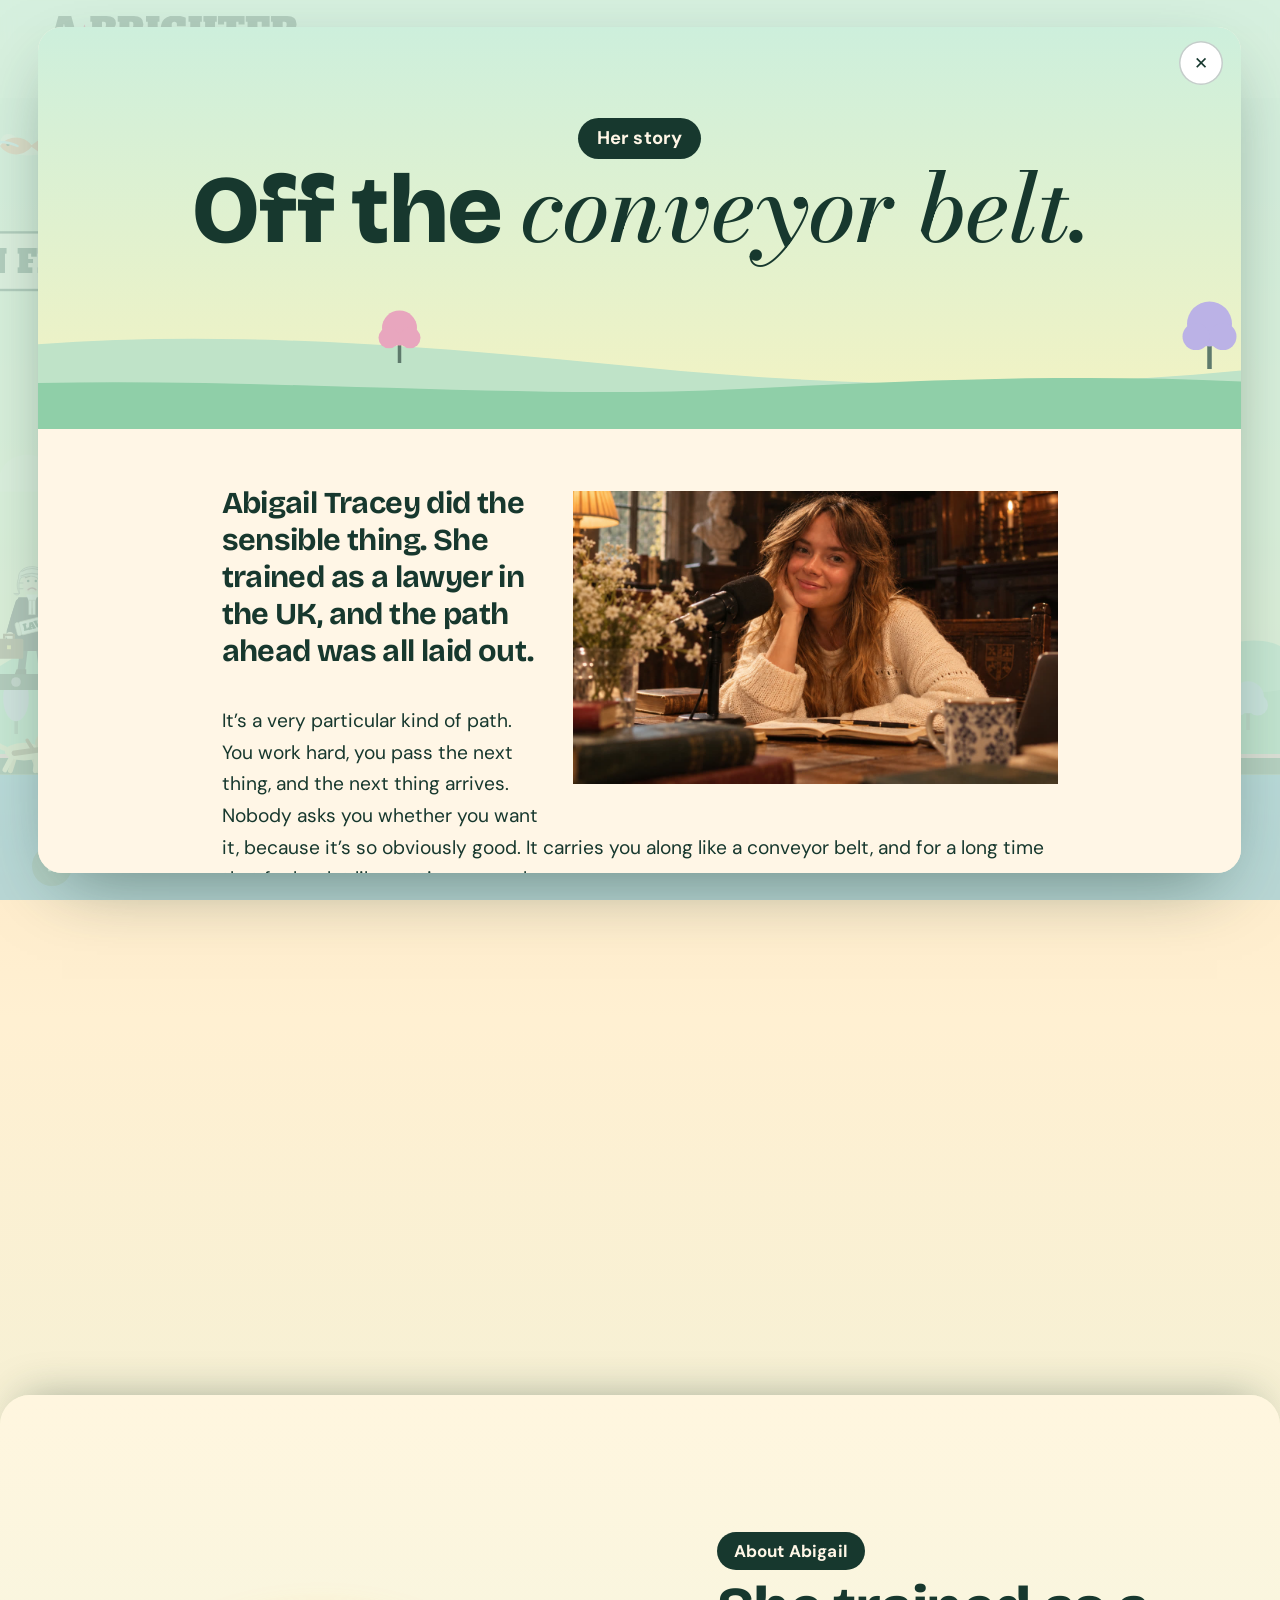
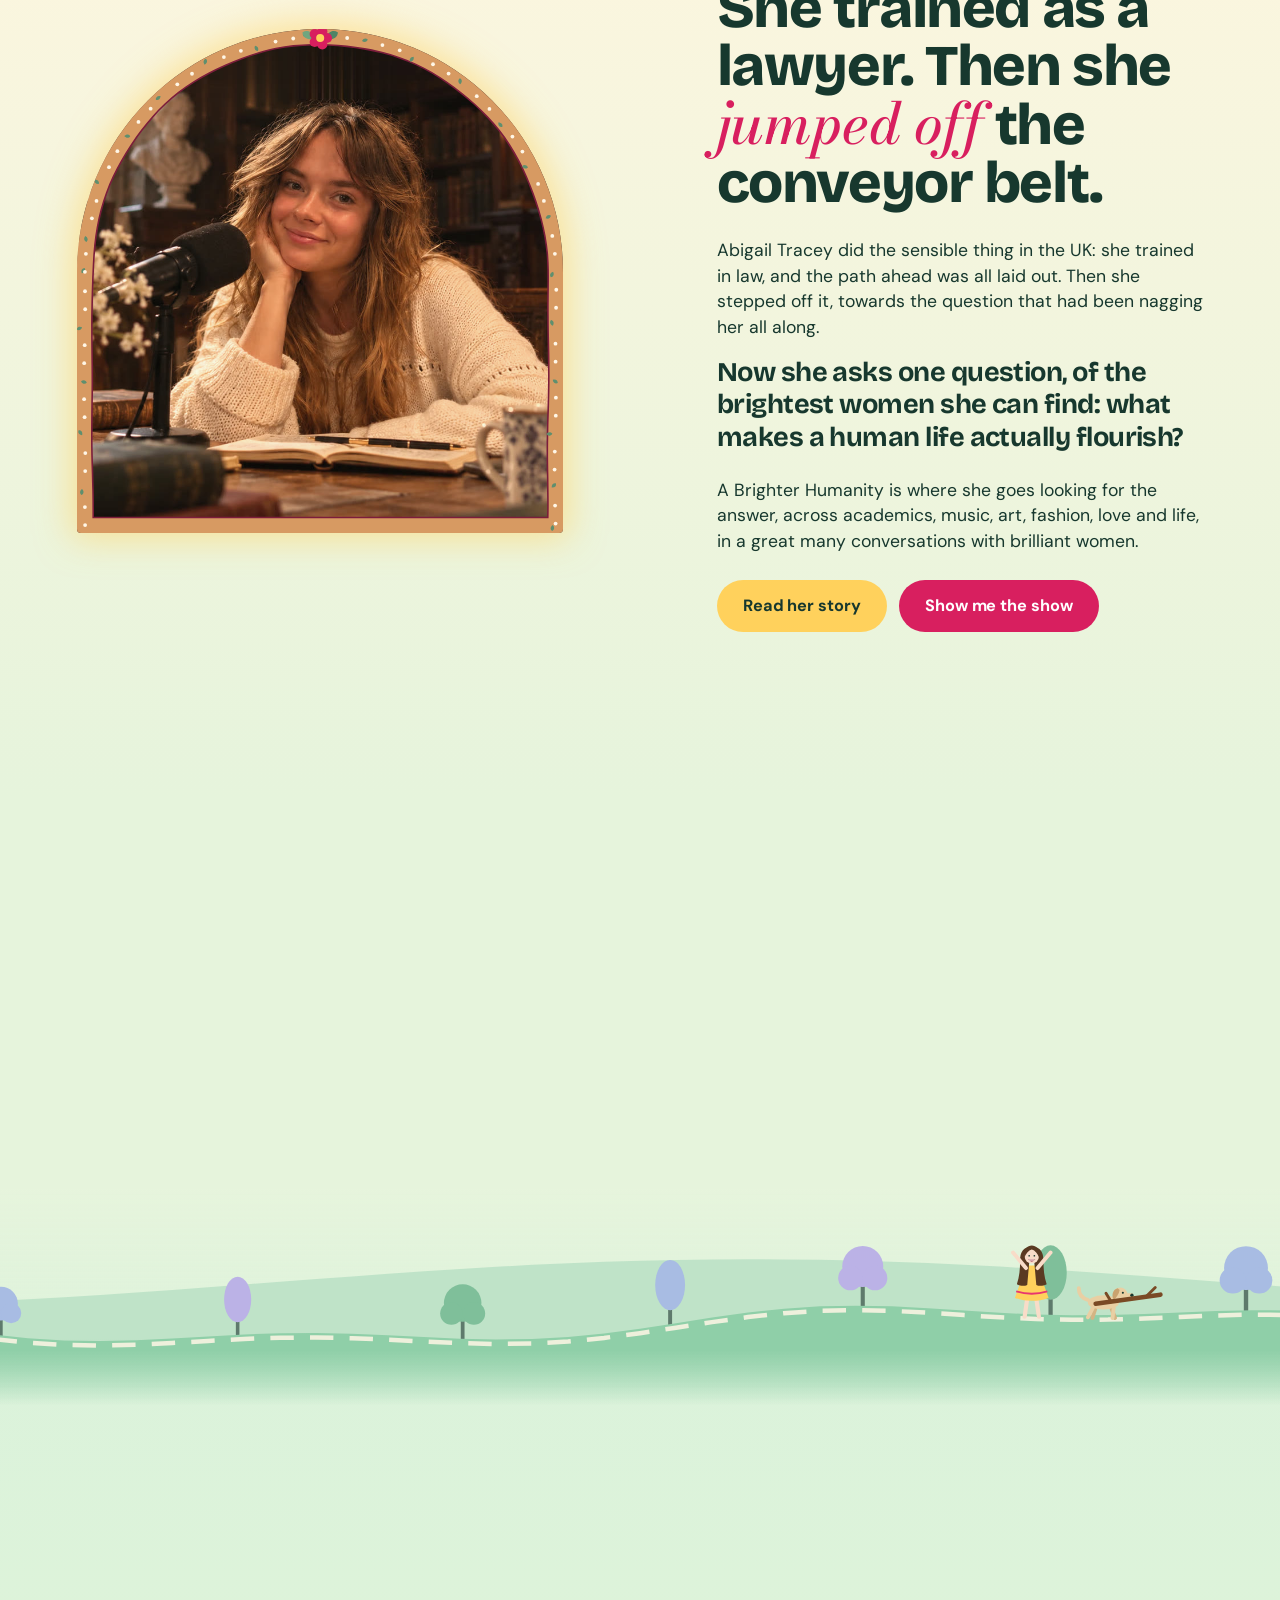
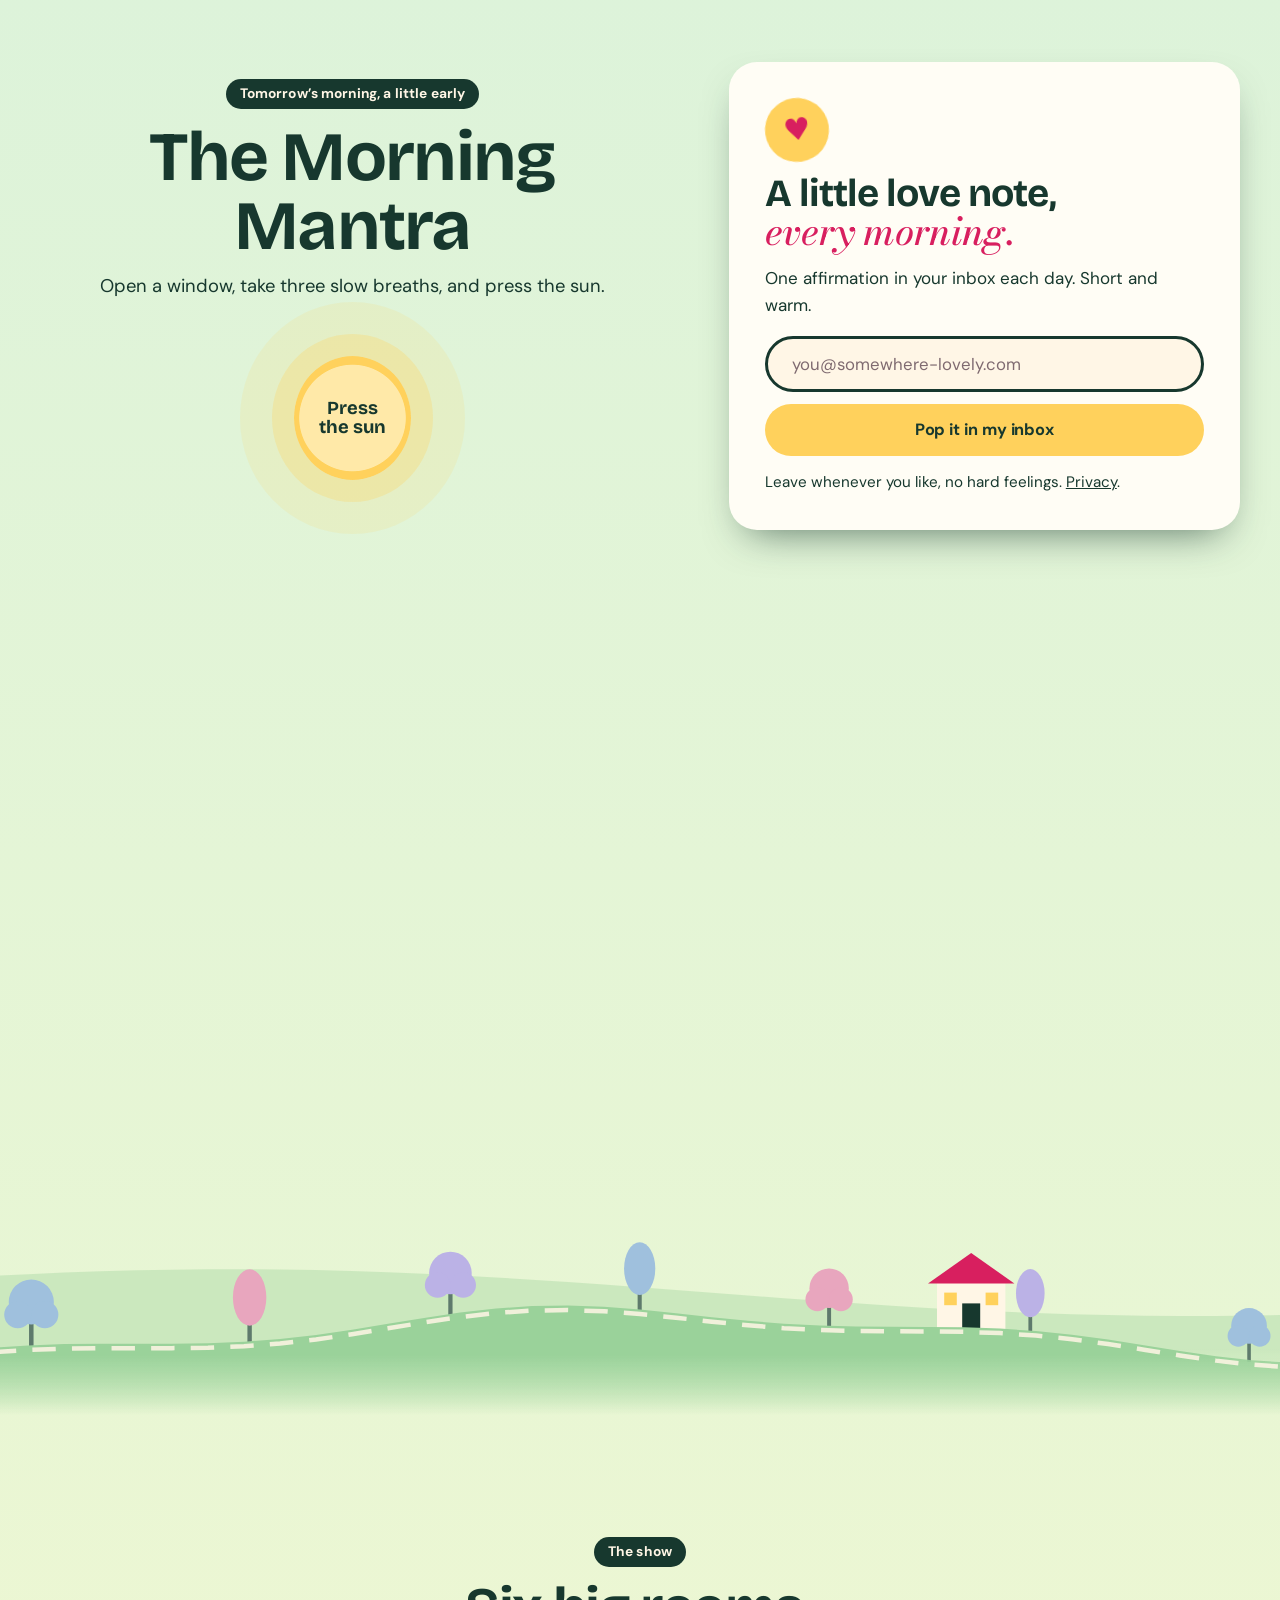
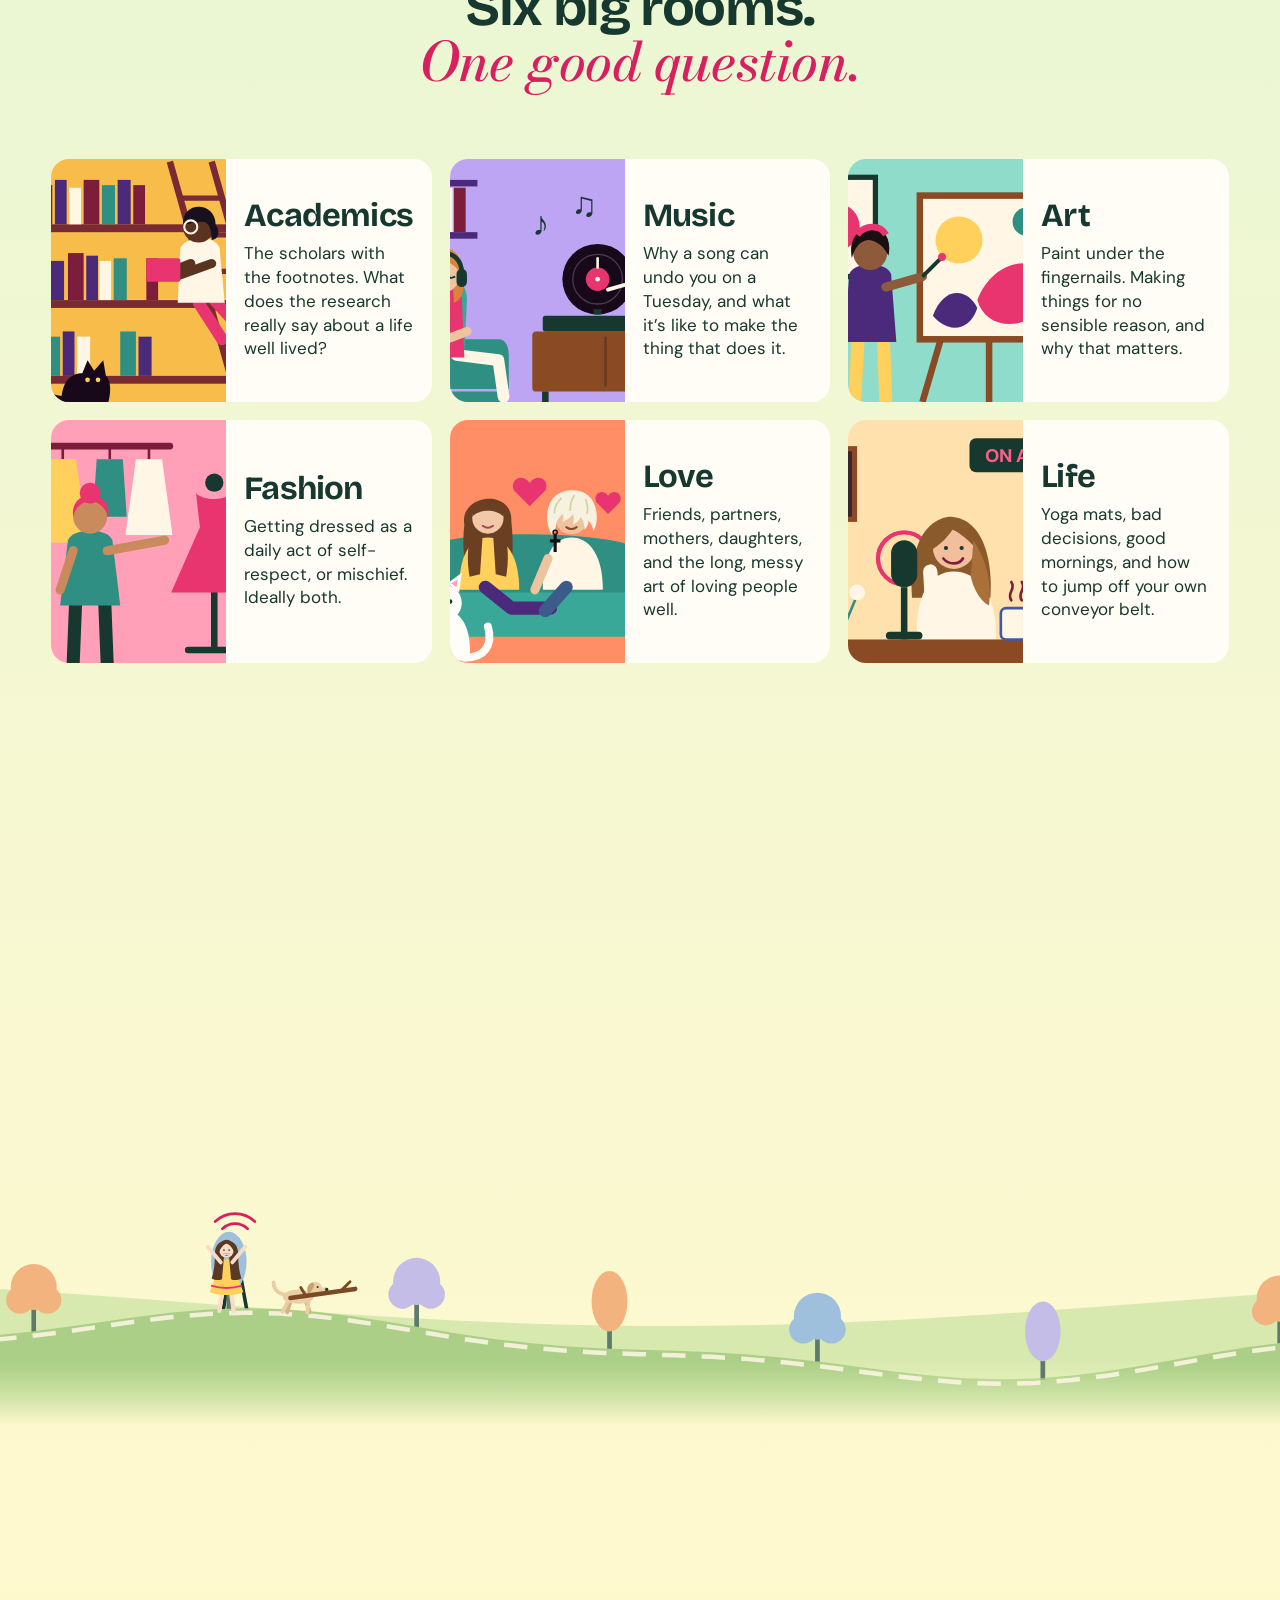
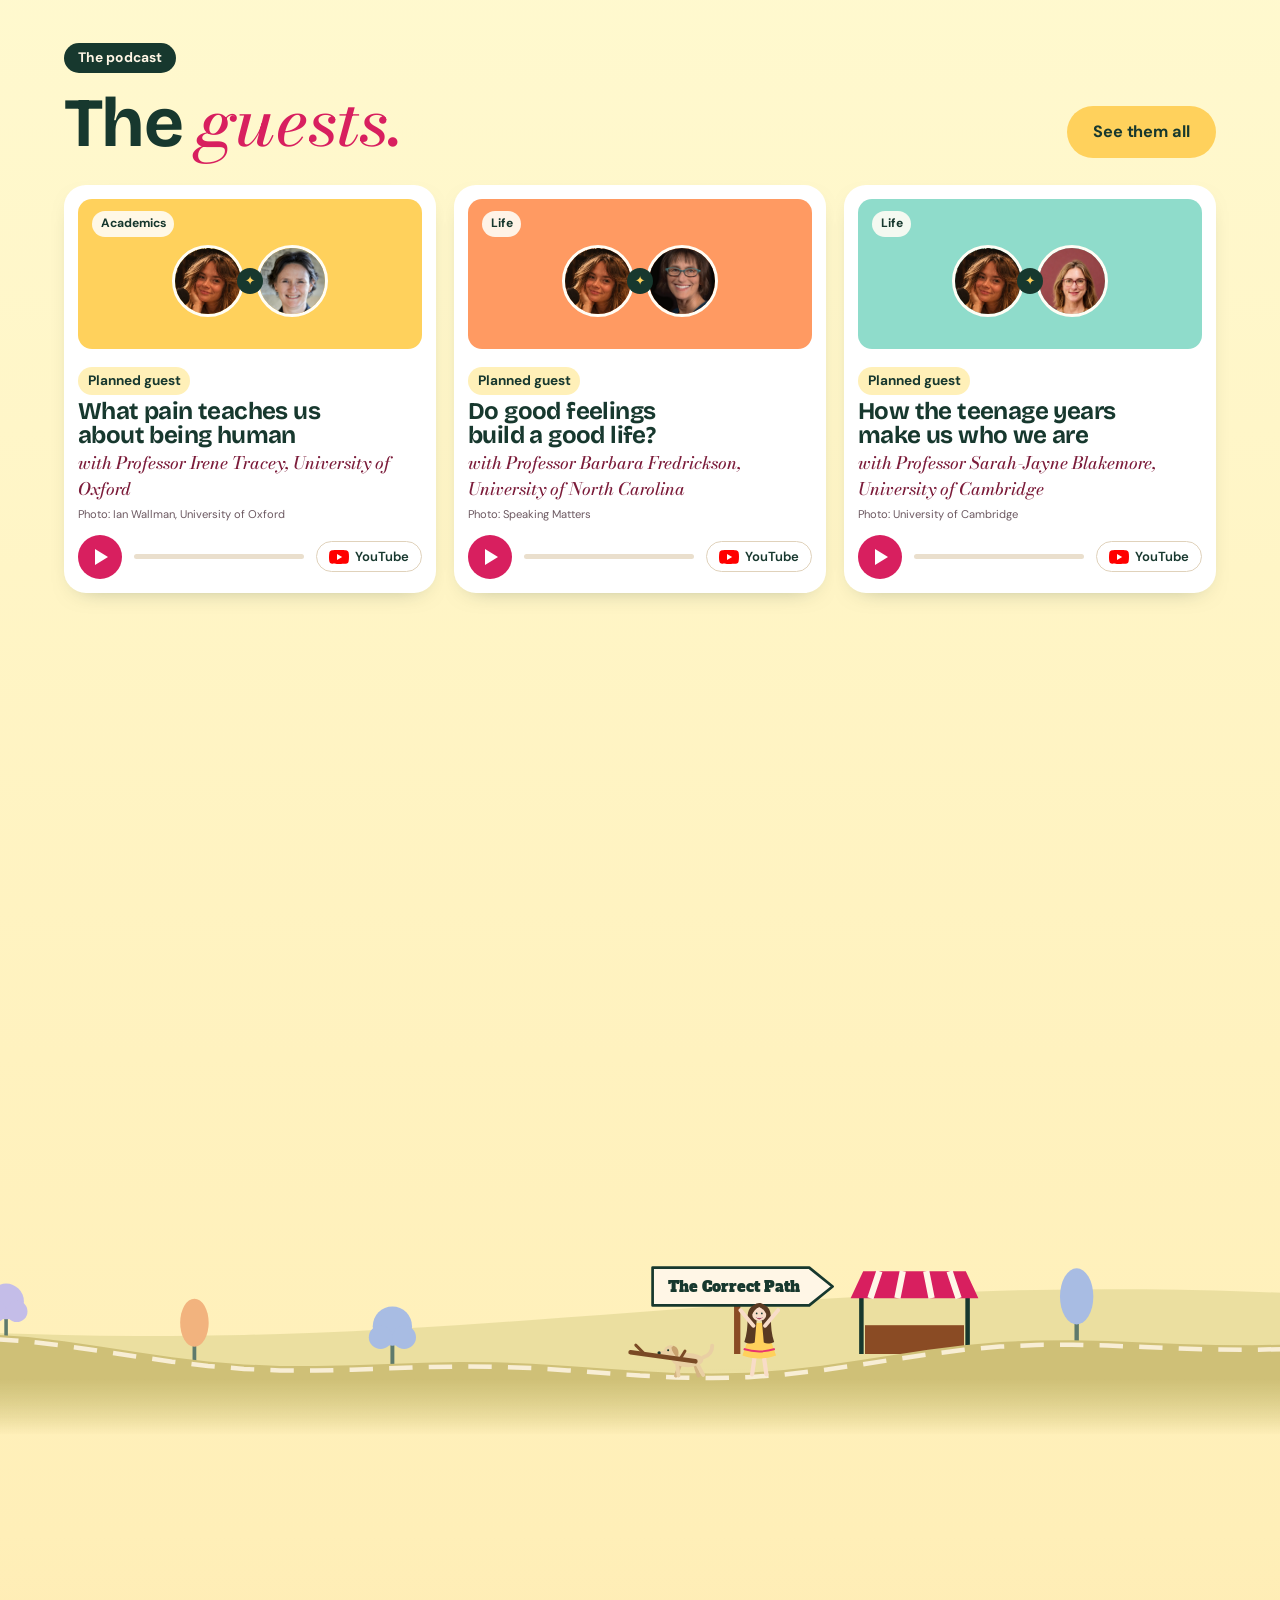
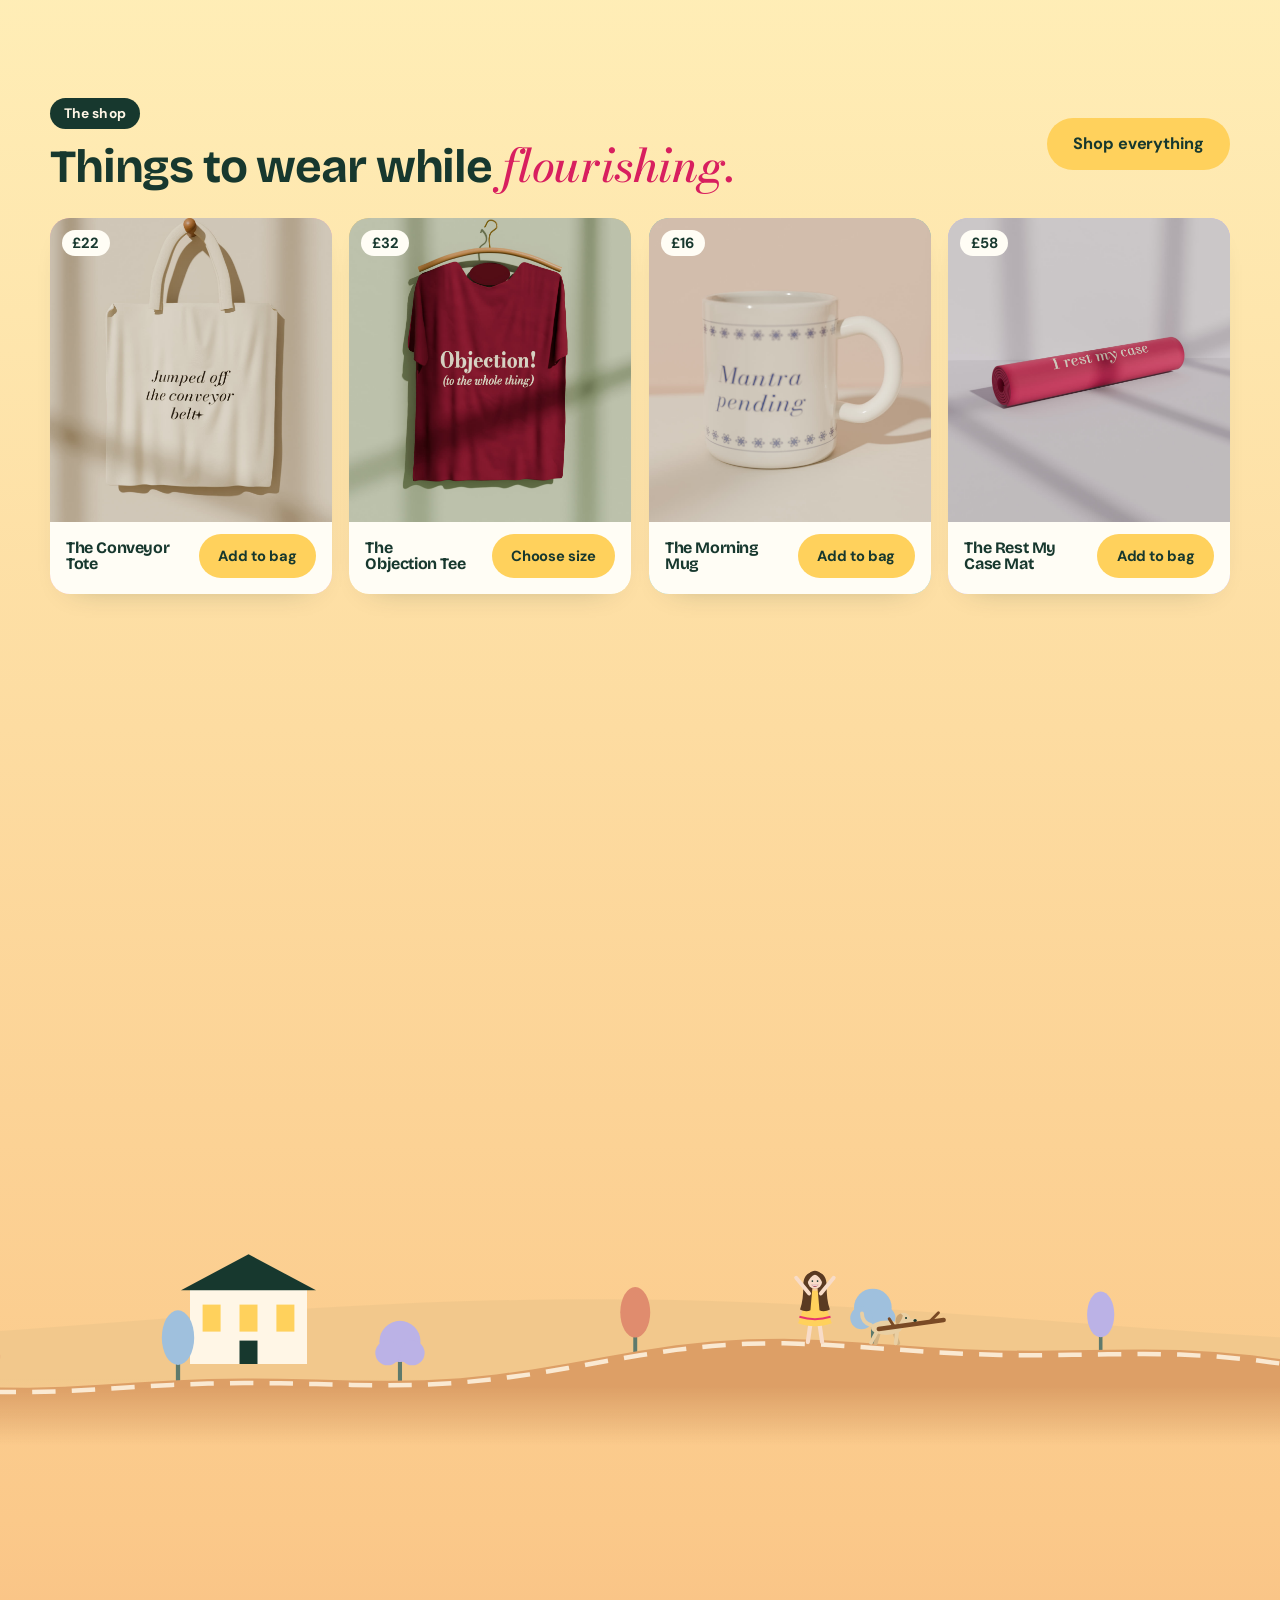
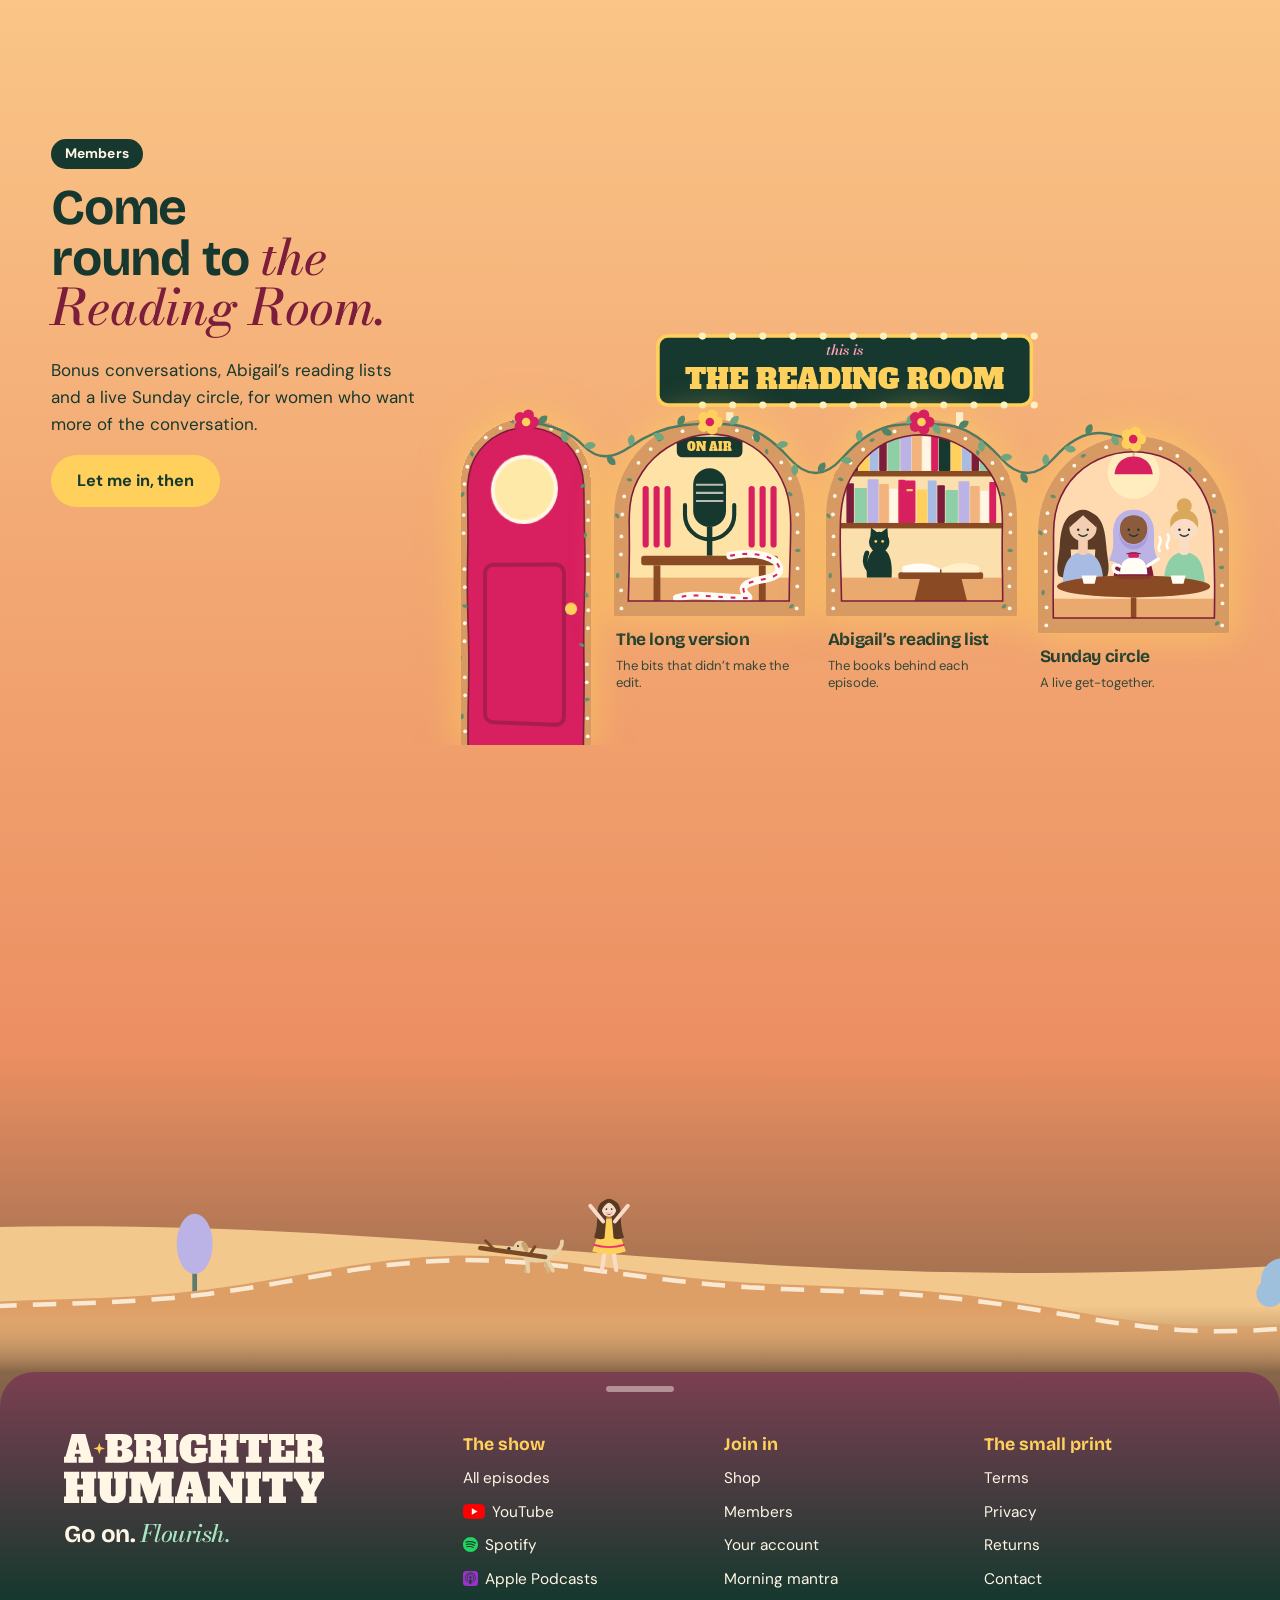
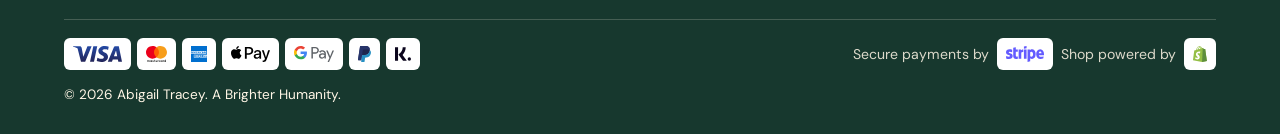
<file: about.html>
<!doctype html>
<html lang="en-GB">
<head>
<meta charset="utf-8">
<meta name="robots" content="noindex, nofollow">
<meta name="viewport" content="width=device-width, initial-scale=1">
<title>Her story | A Brighter Humanity</title>
<meta name="description" content="How Abigail Tracey left the law, and the question she has been asking ever since.">
<meta name="theme-color" content="#17382E">
<link rel="icon" href="assets/img/favicon.svg" type="image/svg+xml">
<link rel="stylesheet" href="assets/styles.css?v=20261112c">
</head>
<body class="inner">
<a class="skip" href="#main">Skip to the good bit</a>
<div data-nav></div>
<main id="main">
<section class="page-head"><p class="eyebrow">Her story</p><h1>Off the <em>conveyor belt.</em></h1></section>
<article class="read">
  <div class="read-pic reveal" data-from="up"><img src="assets/img/abigail-room.jpg" width="1254" height="760" alt="Abigail Tracey at a microphone in an old library, chin on her hand, smiling."></div>
  <p class="read-lead">Abigail Tracey did the sensible thing. She trained as a lawyer in the UK, and the path ahead was all laid out.</p>
  <p>It’s a very particular kind of path. You work hard, you pass the next thing, and the next thing arrives. Nobody asks you whether you want it, because it’s so obviously good. It carries you along like a conveyor belt, and for a long time that feels a lot like getting somewhere.</p>
  <p>Then life stopped being sensible. Her father had a brain aneurysm. Her mother had breast cancer.</p>
  <p>Nothing on a career plan prepares you for that. When illness comes into a family, it rearranges the questions. The ones that seemed urgent go quiet, and the ones you’d been putting off get very loud.</p>
  <p class="read-pull">What is all this actually for?</p>
  <p>Abigail finished her training. And then she turned her back on it all, booked a flight to India, and has never looked back.</p>
  <p>Stepping off is the easy part to tell. The harder part is what comes afterwards, when nobody is telling you what the next thing is, and you have to work out for yourself what a good life might look like. It turns out that’s a question worth a lifetime, and one you can’t answer alone.</p>
  <p>So she started asking. Not gurus, and not people selling five easy steps, but the brightest women she can find: scholars, artists, musicians and makers, women who have spent their lives thinking hard about love, work, the body and the mind.</p>
  <p>That’s what A Brighter Humanity is. One question, asked across academics, music, art, fashion, love and life:</p>
  <p class="read-pull">What makes a human life actually flourish?</p>
  <p>She doesn’t claim to have the answer. She just jumped off the belt to go and look for it, and you’re welcome to come too.</p>
  <div class="read-actions"><a class="btn btn-rose" href="podcast.html"><span>Listen to the show</span></a><a class="btn" href="members.html"><span>Come round to the Reading Room</span></a></div>
</article>
</main>
<div data-footer></div>
<div class="toast" data-toast role="status" aria-live="polite"></div>
<script src="assets/data.js?v=20261112c"></script>
<script src="assets/site.js?v=20261112c"></script>
</body>
</html>
</file>
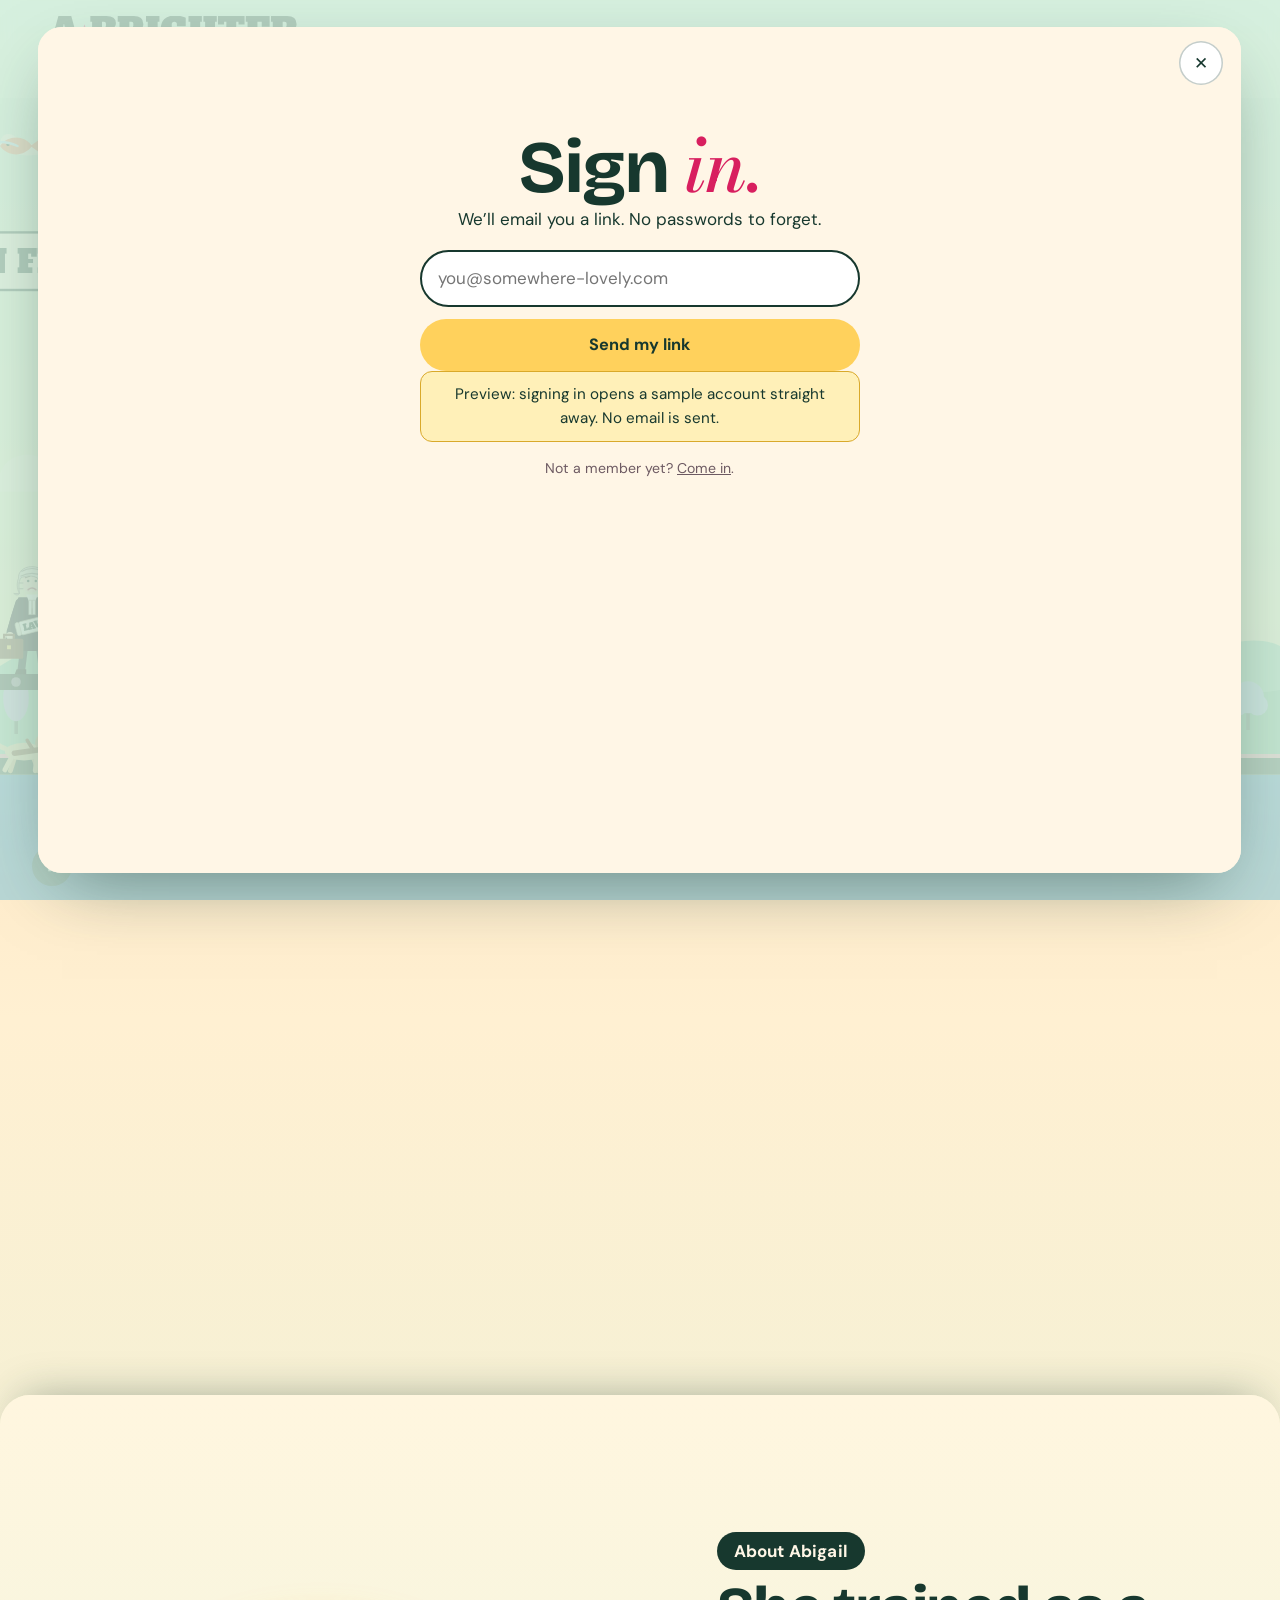
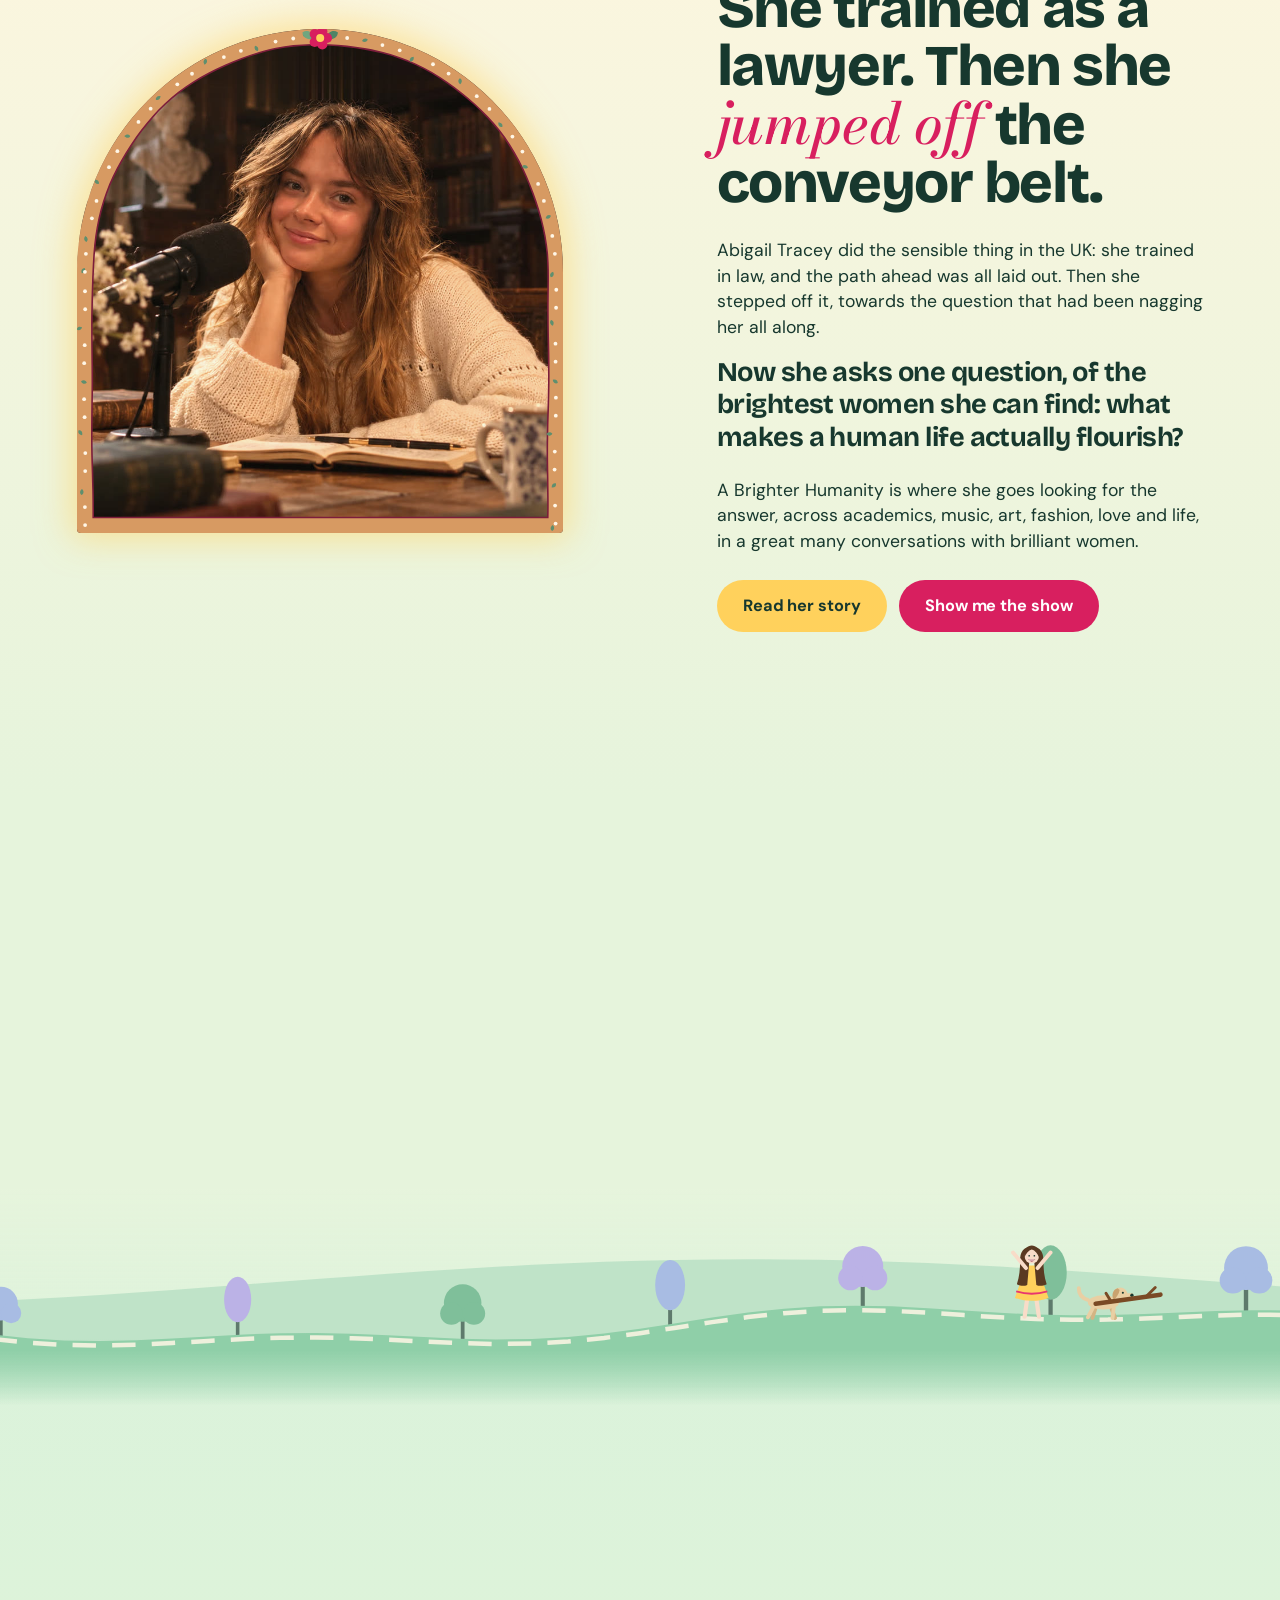
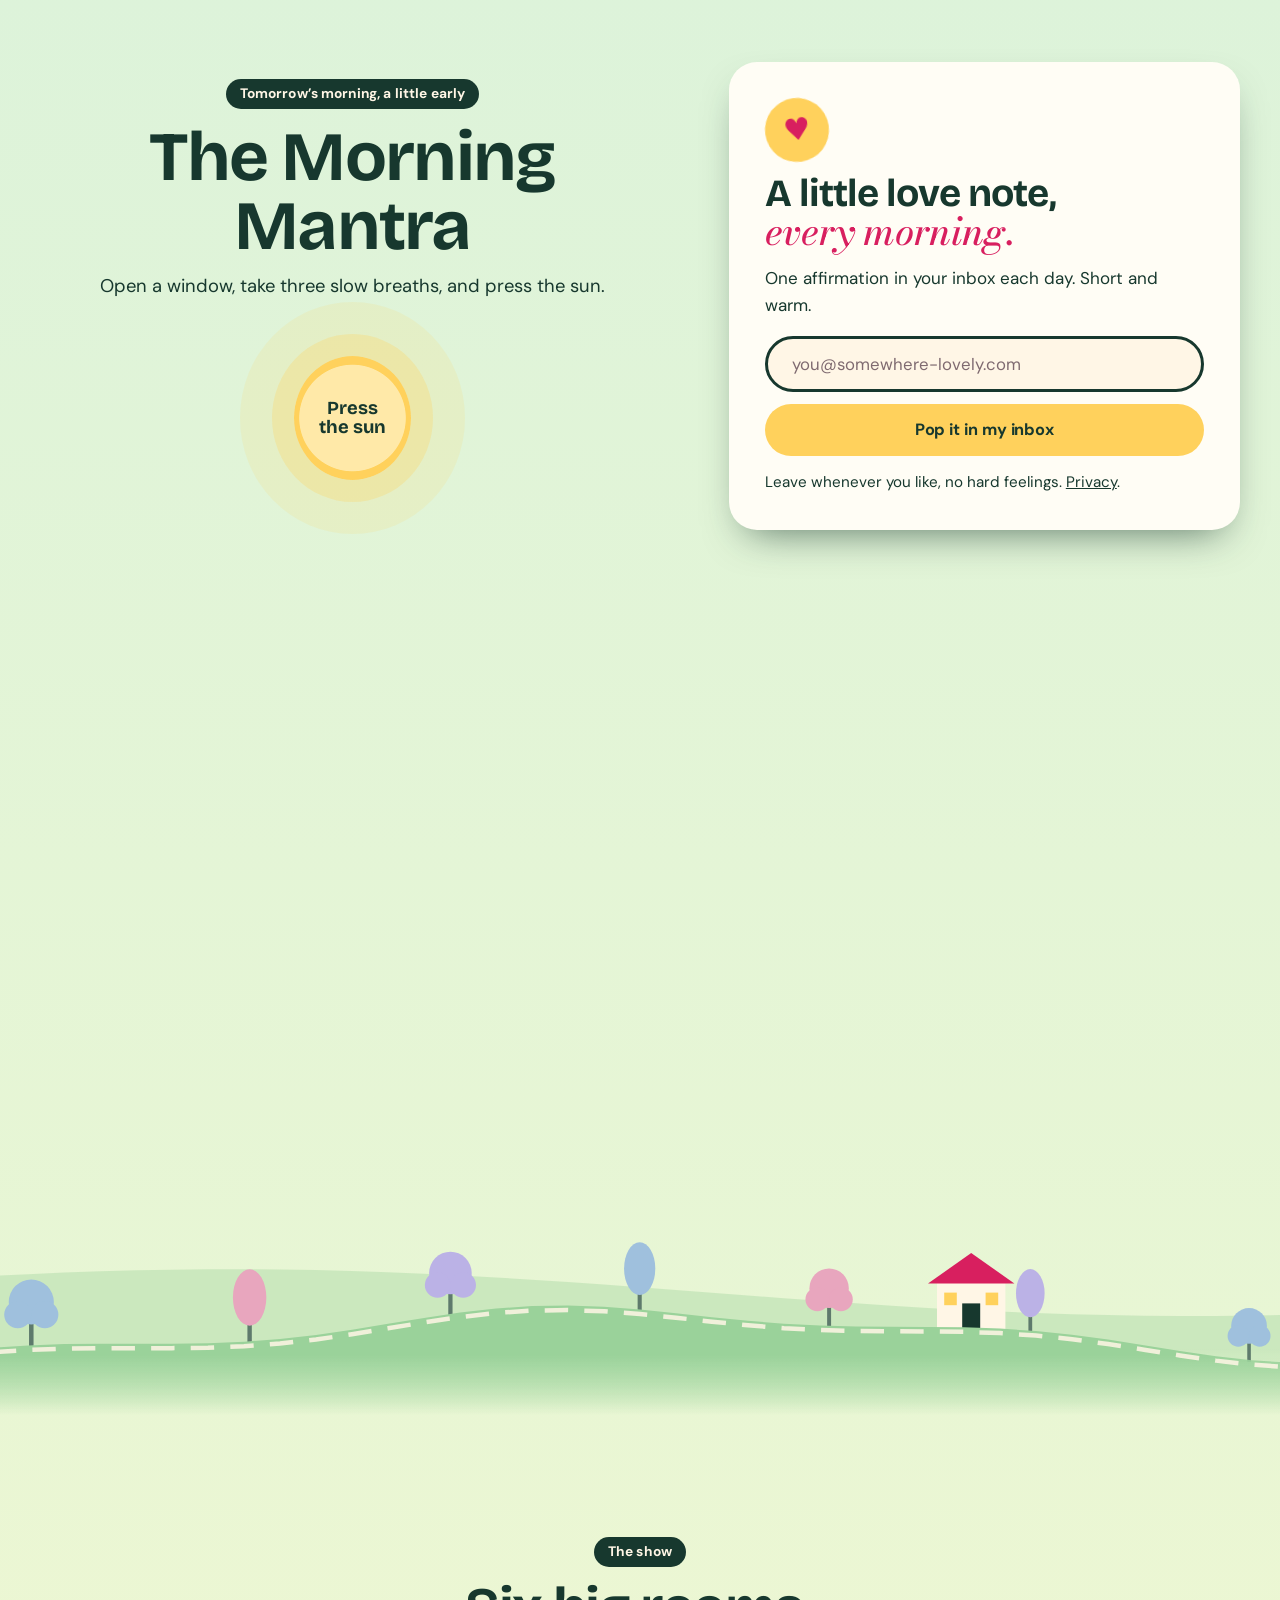
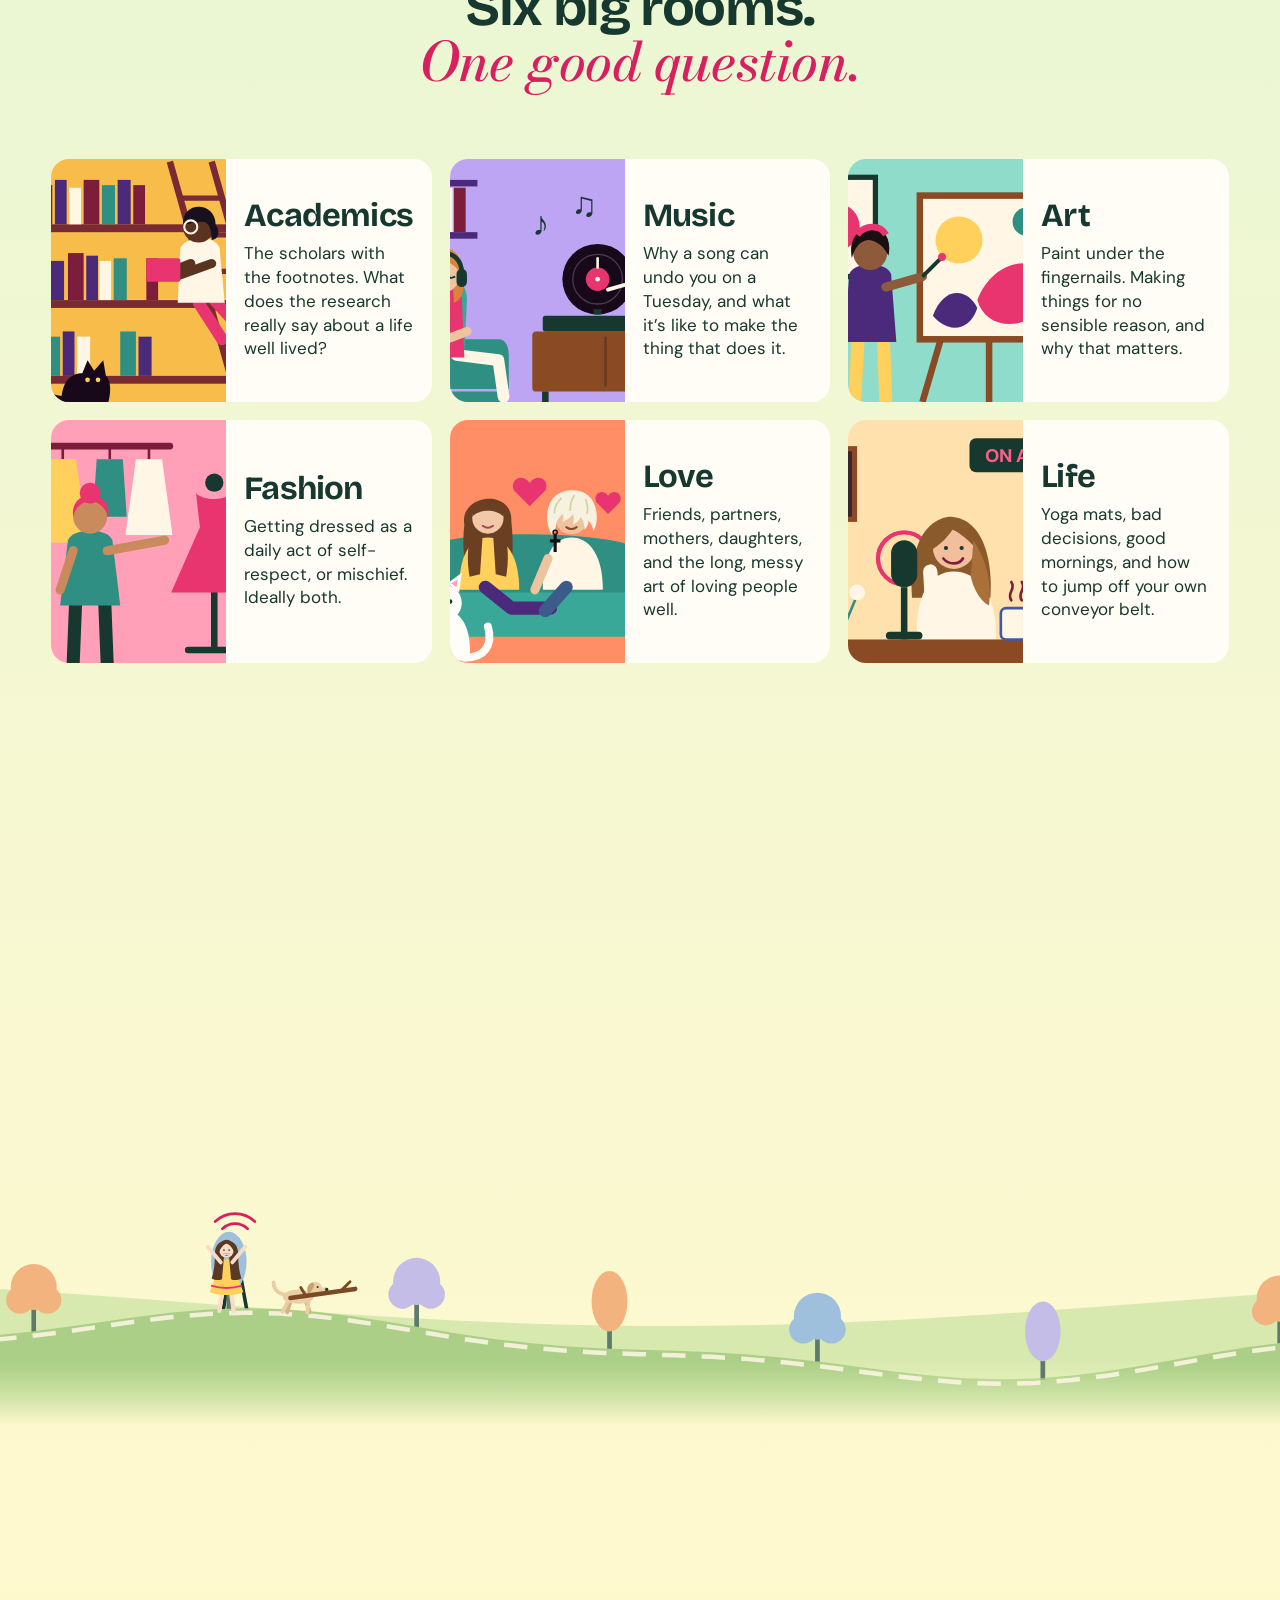
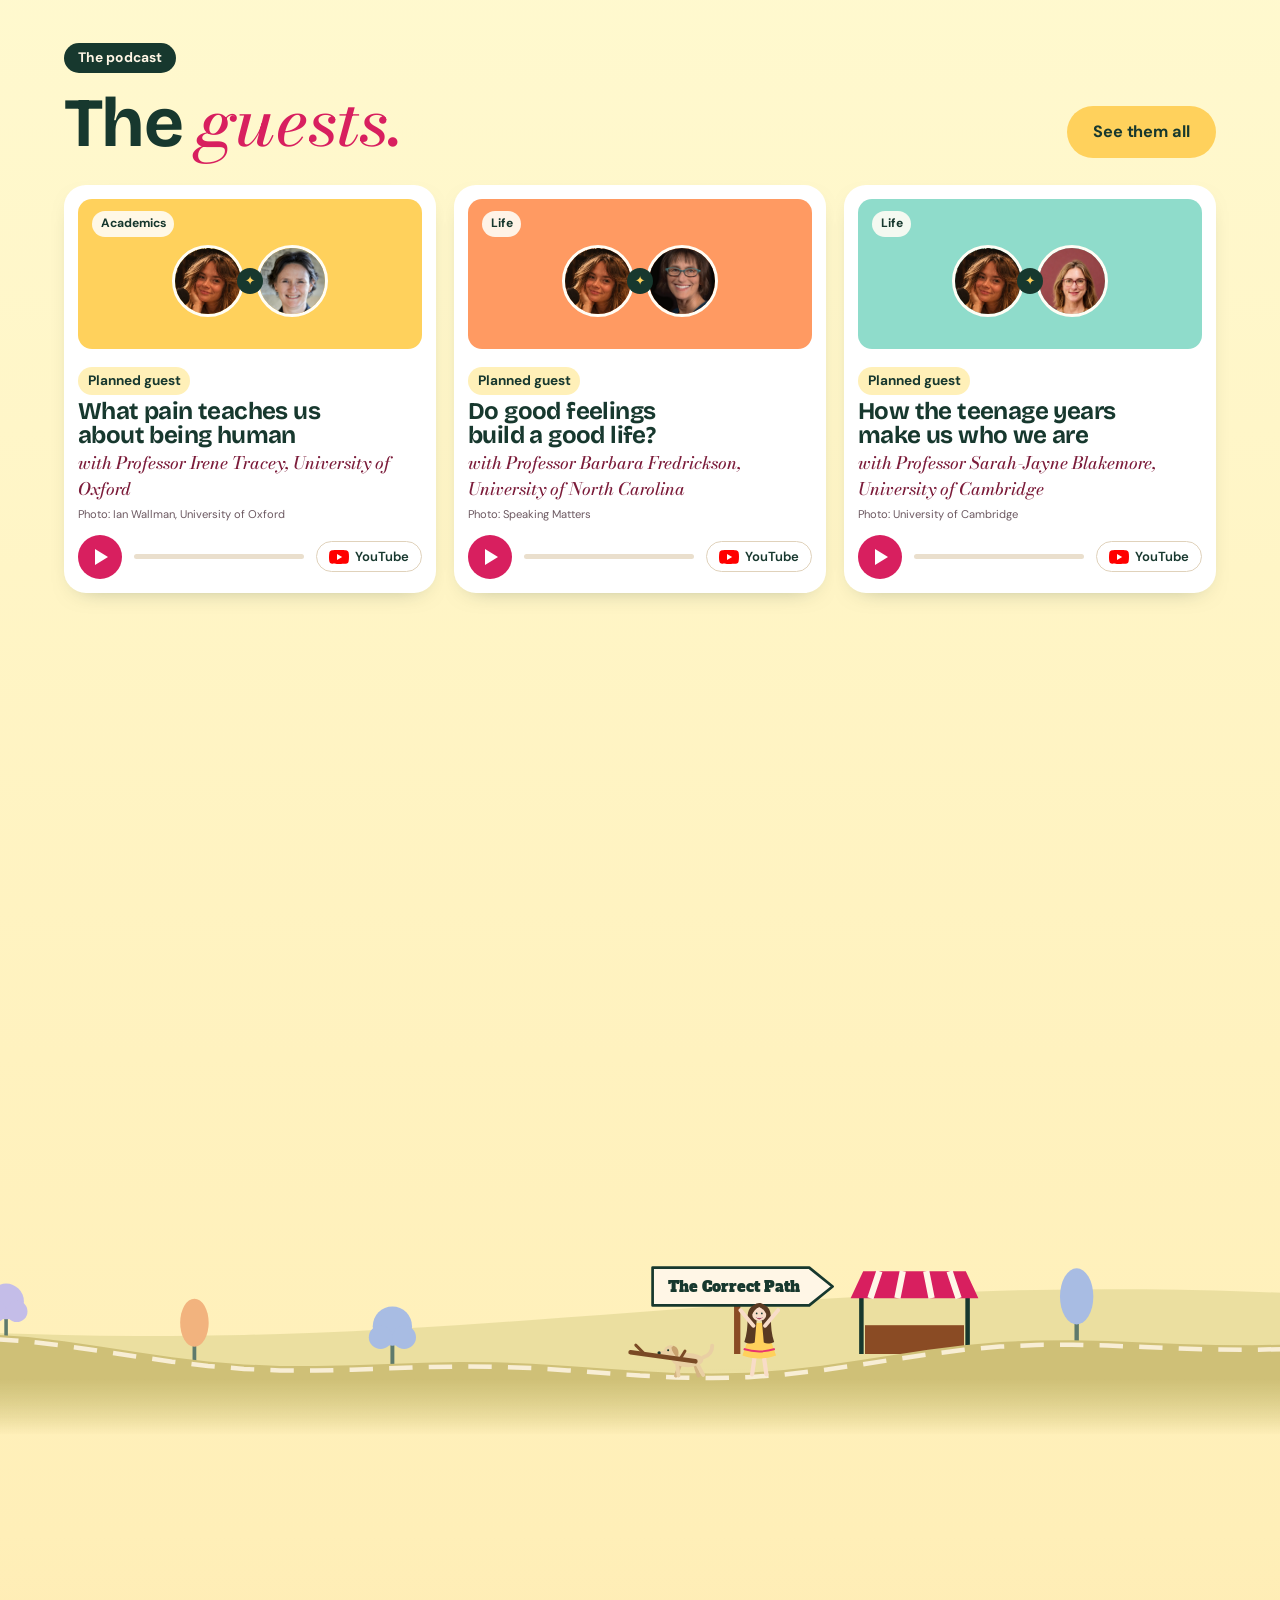
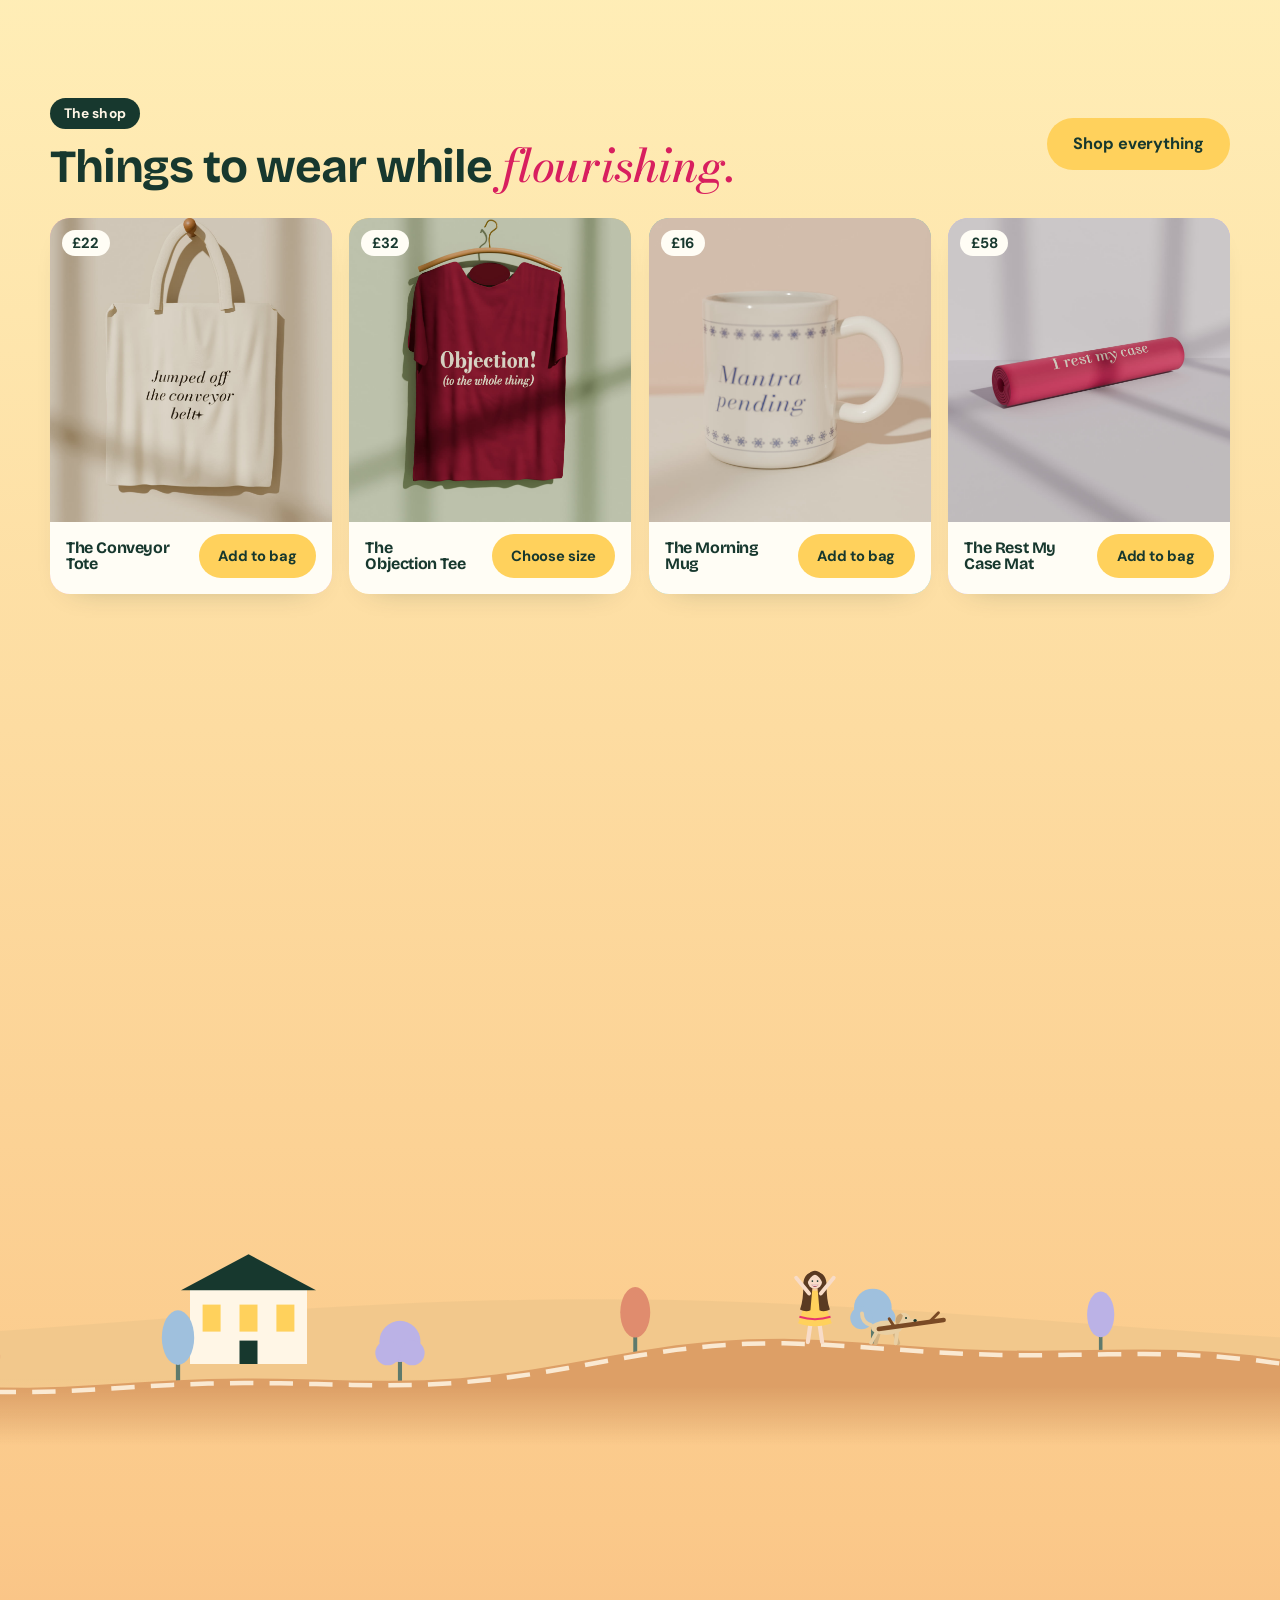
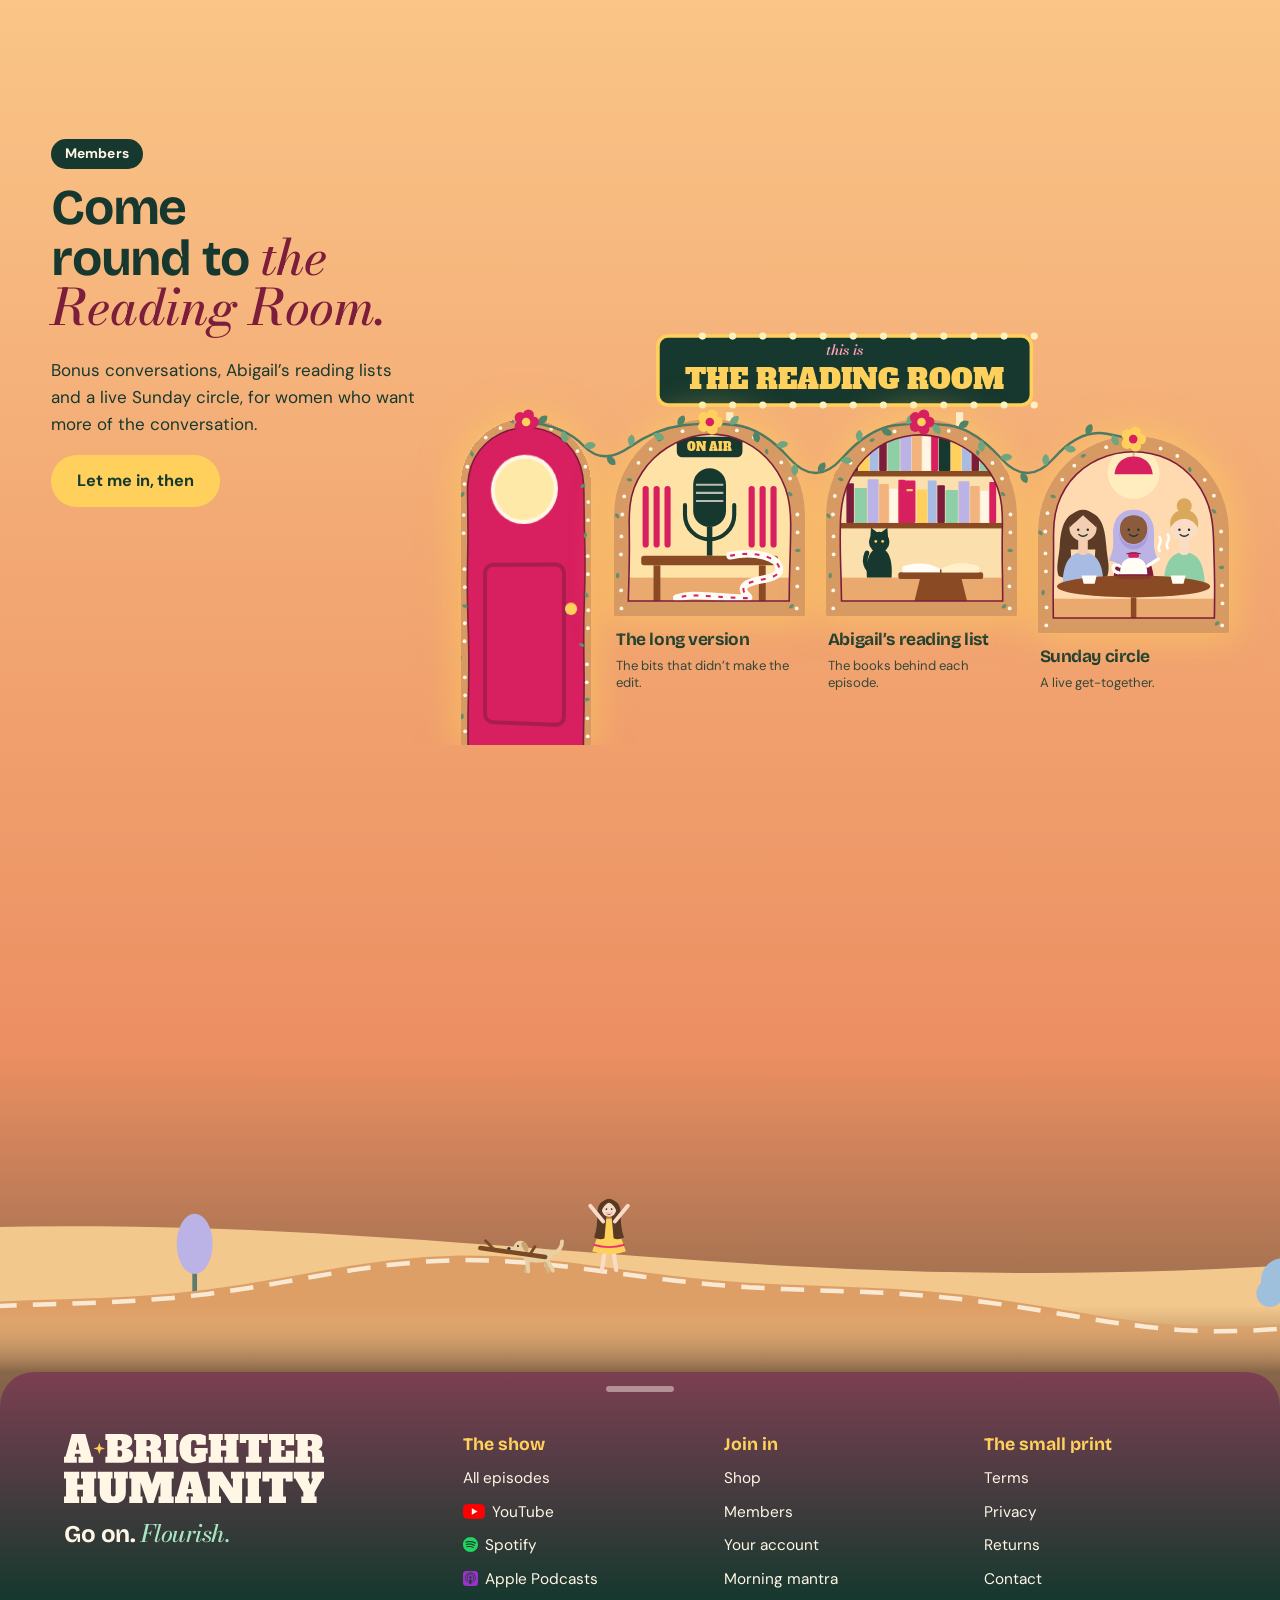
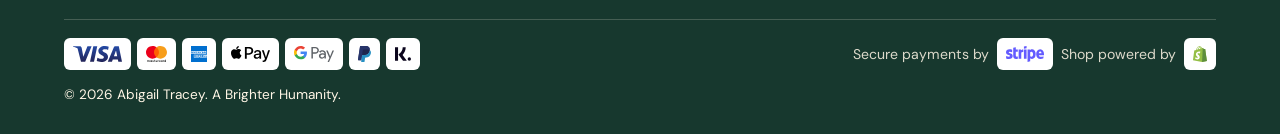
<file: account.html>
<!doctype html>
<html lang="en-GB">
<head>
<meta charset="utf-8">
<meta name="robots" content="noindex, nofollow">
<meta name="viewport" content="width=device-width, initial-scale=1">
<title>Your account | A Brighter Humanity</title>
<meta name="description" content="Your member account.">
<meta name="theme-color" content="#17382E">
<link rel="icon" href="assets/img/favicon.svg" type="image/svg+xml">
<link rel="stylesheet" href="assets/styles.css?v=20261112c">
</head>
<body class="inner">
<a class="skip" href="#main">Skip to the good bit</a>
<div data-nav></div>
<main id="main">
<section class="wrap account" data-account></section>
</main>
<div data-footer></div>
<div class="toast" data-toast role="status" aria-live="polite"></div>
<script src="assets/data.js?v=20261112c"></script>
<script src="assets/site.js?v=20261112c"></script>
</body>
</html>
</file>
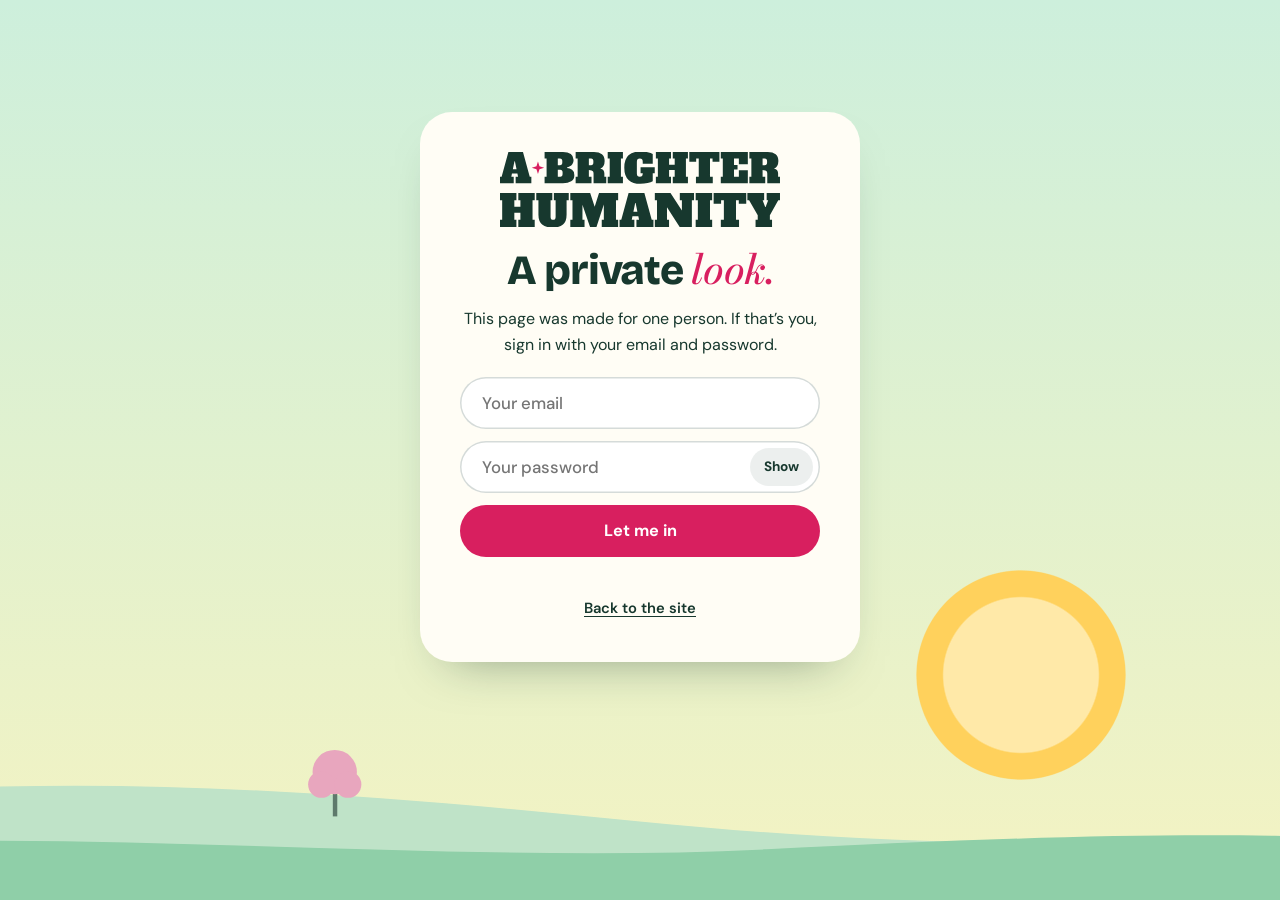
<file: agent.html>
<!doctype html>
<html lang="en-GB">
<head>
<meta charset="utf-8">
<meta name="robots" content="noindex, nofollow, noarchive">
<title>A private look | A Brighter Humanity</title>
<link rel="canonical" href="collaborator.html">
<meta http-equiv="refresh" content="0; url=collaborator.html">
<script>location.replace('collaborator.html' + location.hash);</script>
</head>
<body><p><a href="collaborator.html">This page has moved.</a></p></body>
</html>
</file>
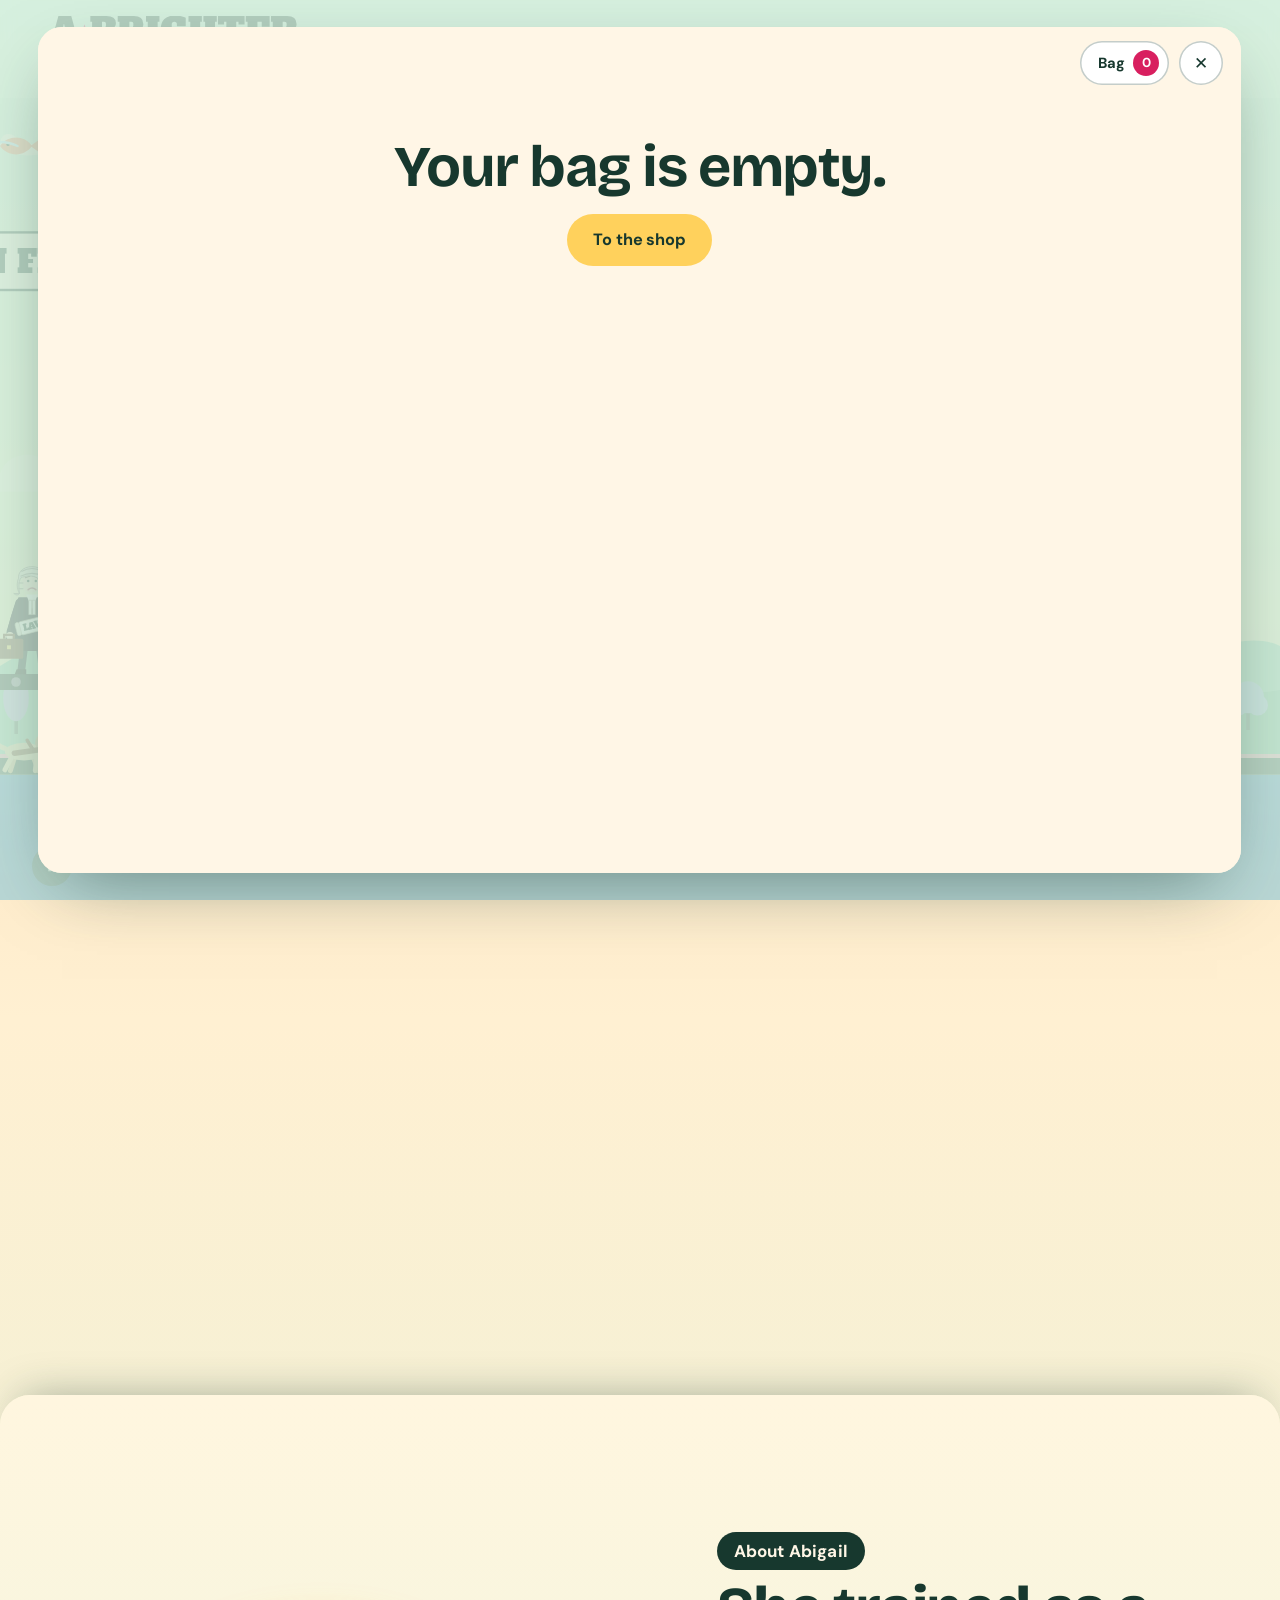
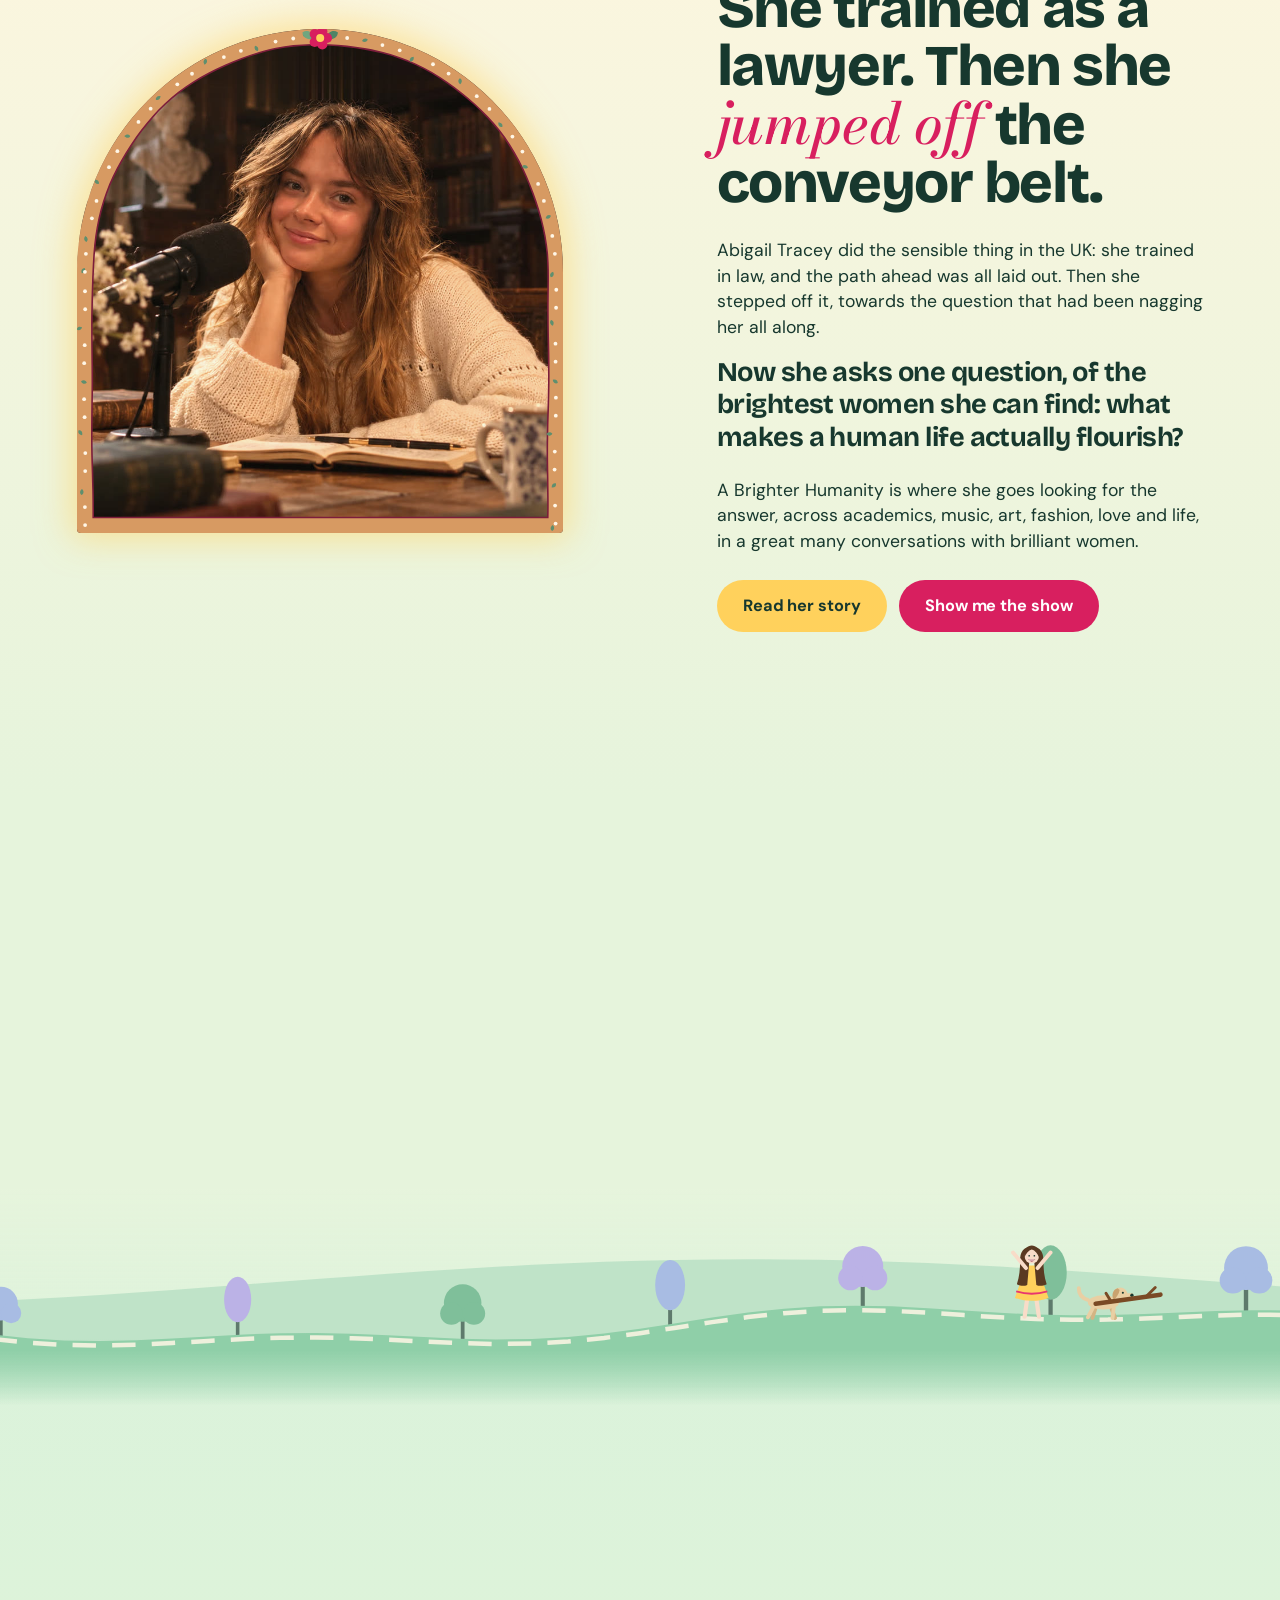
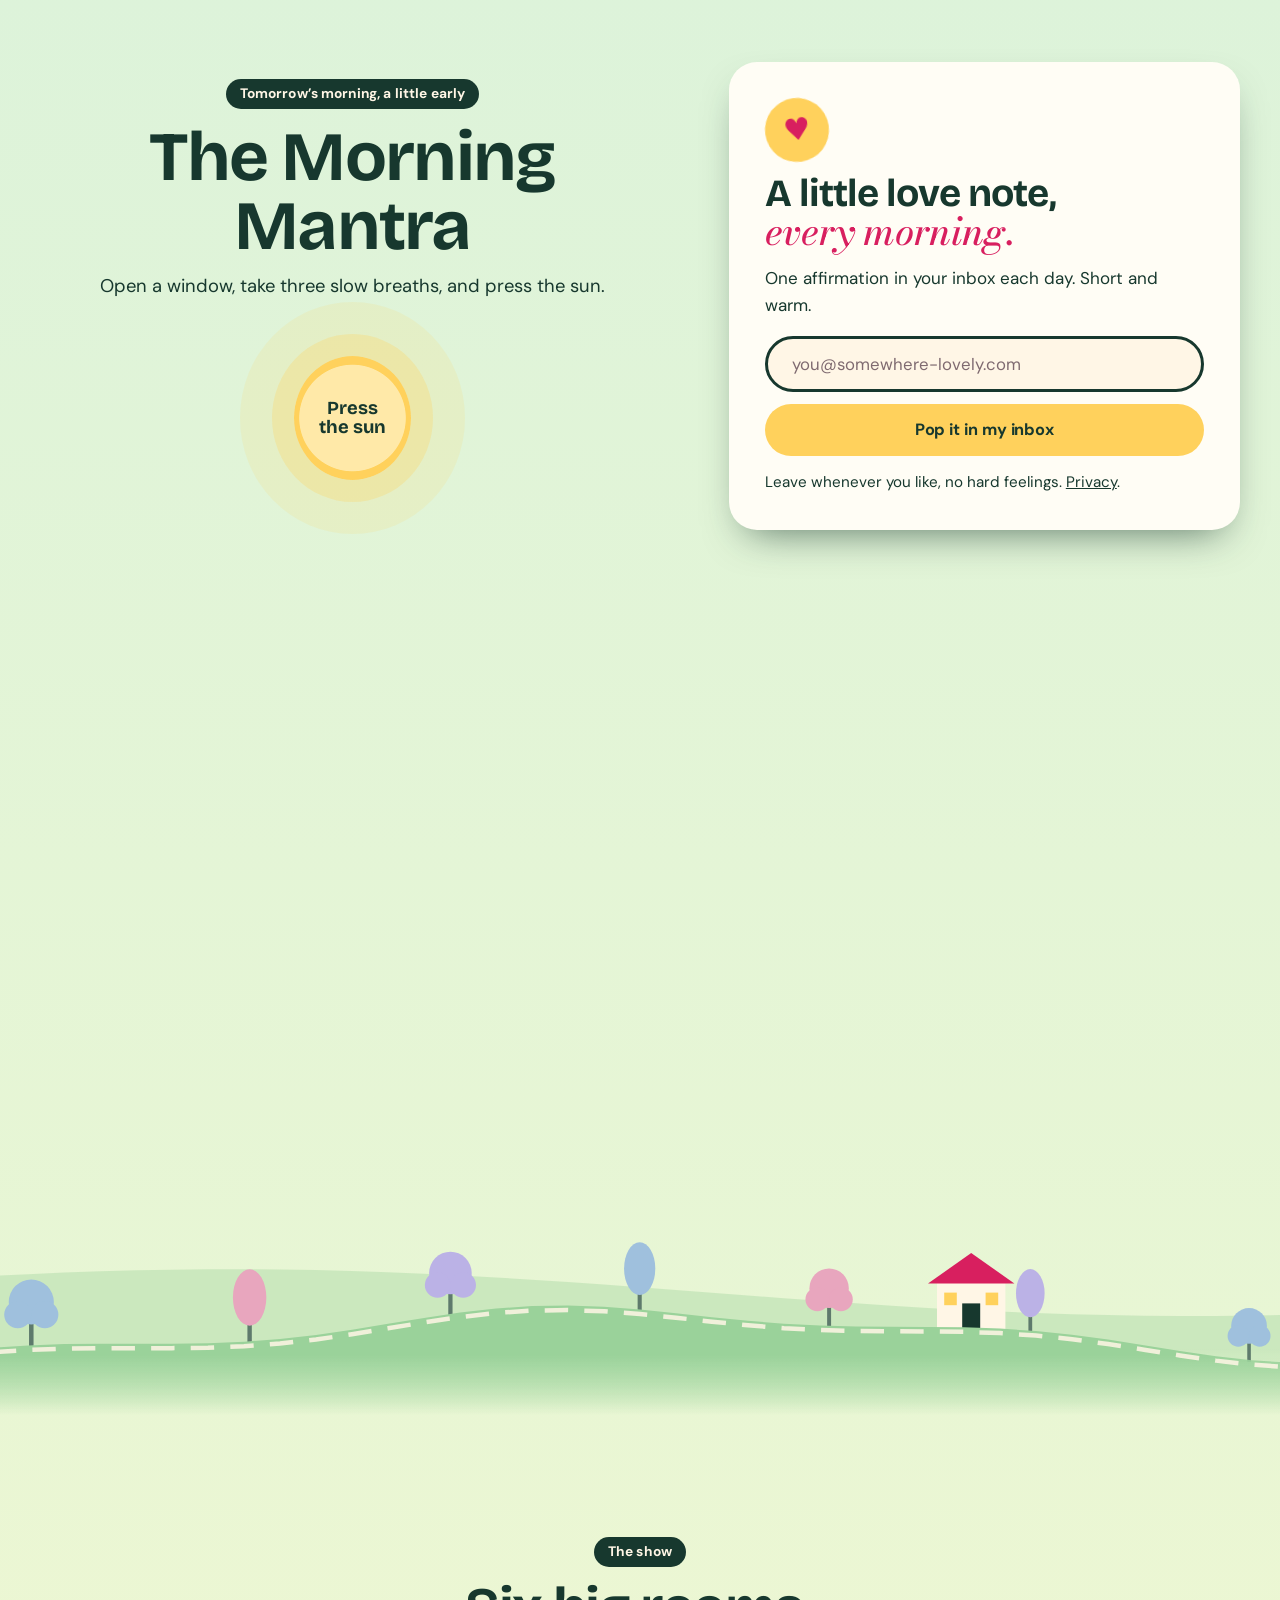
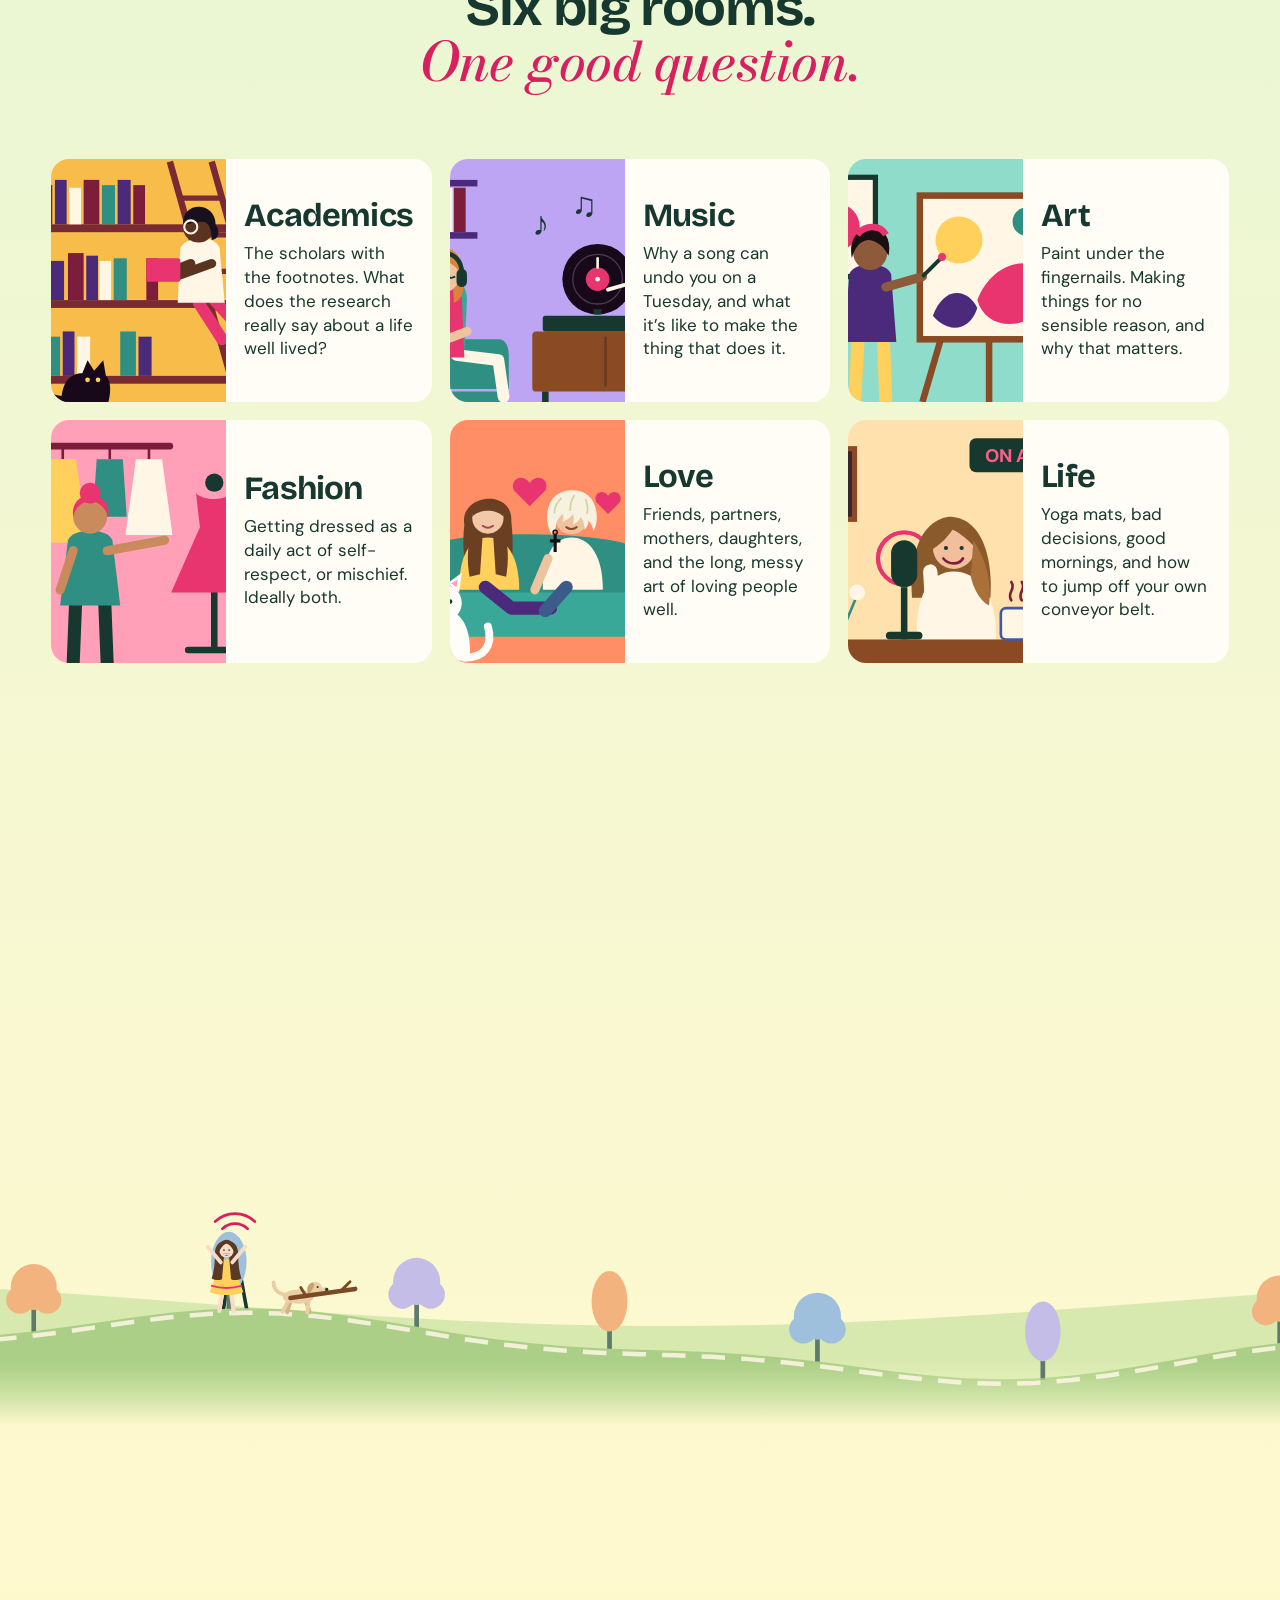
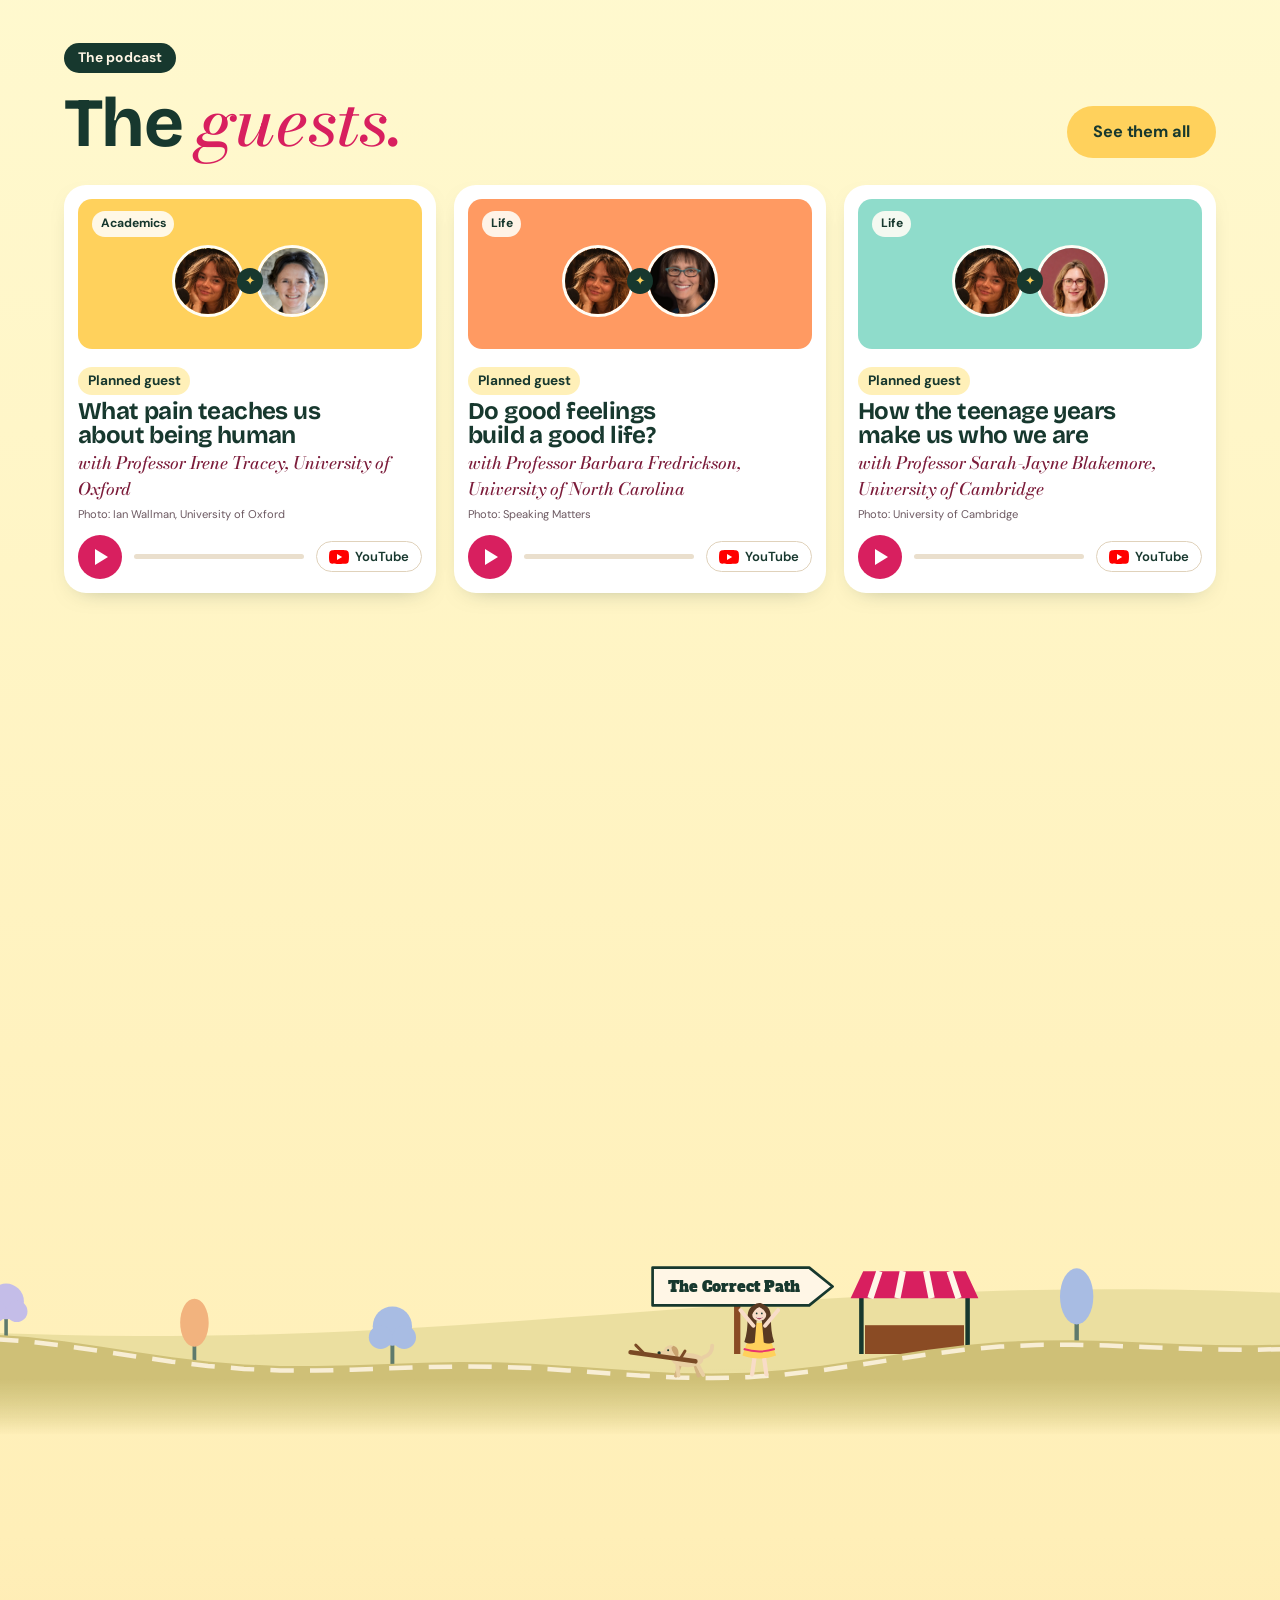
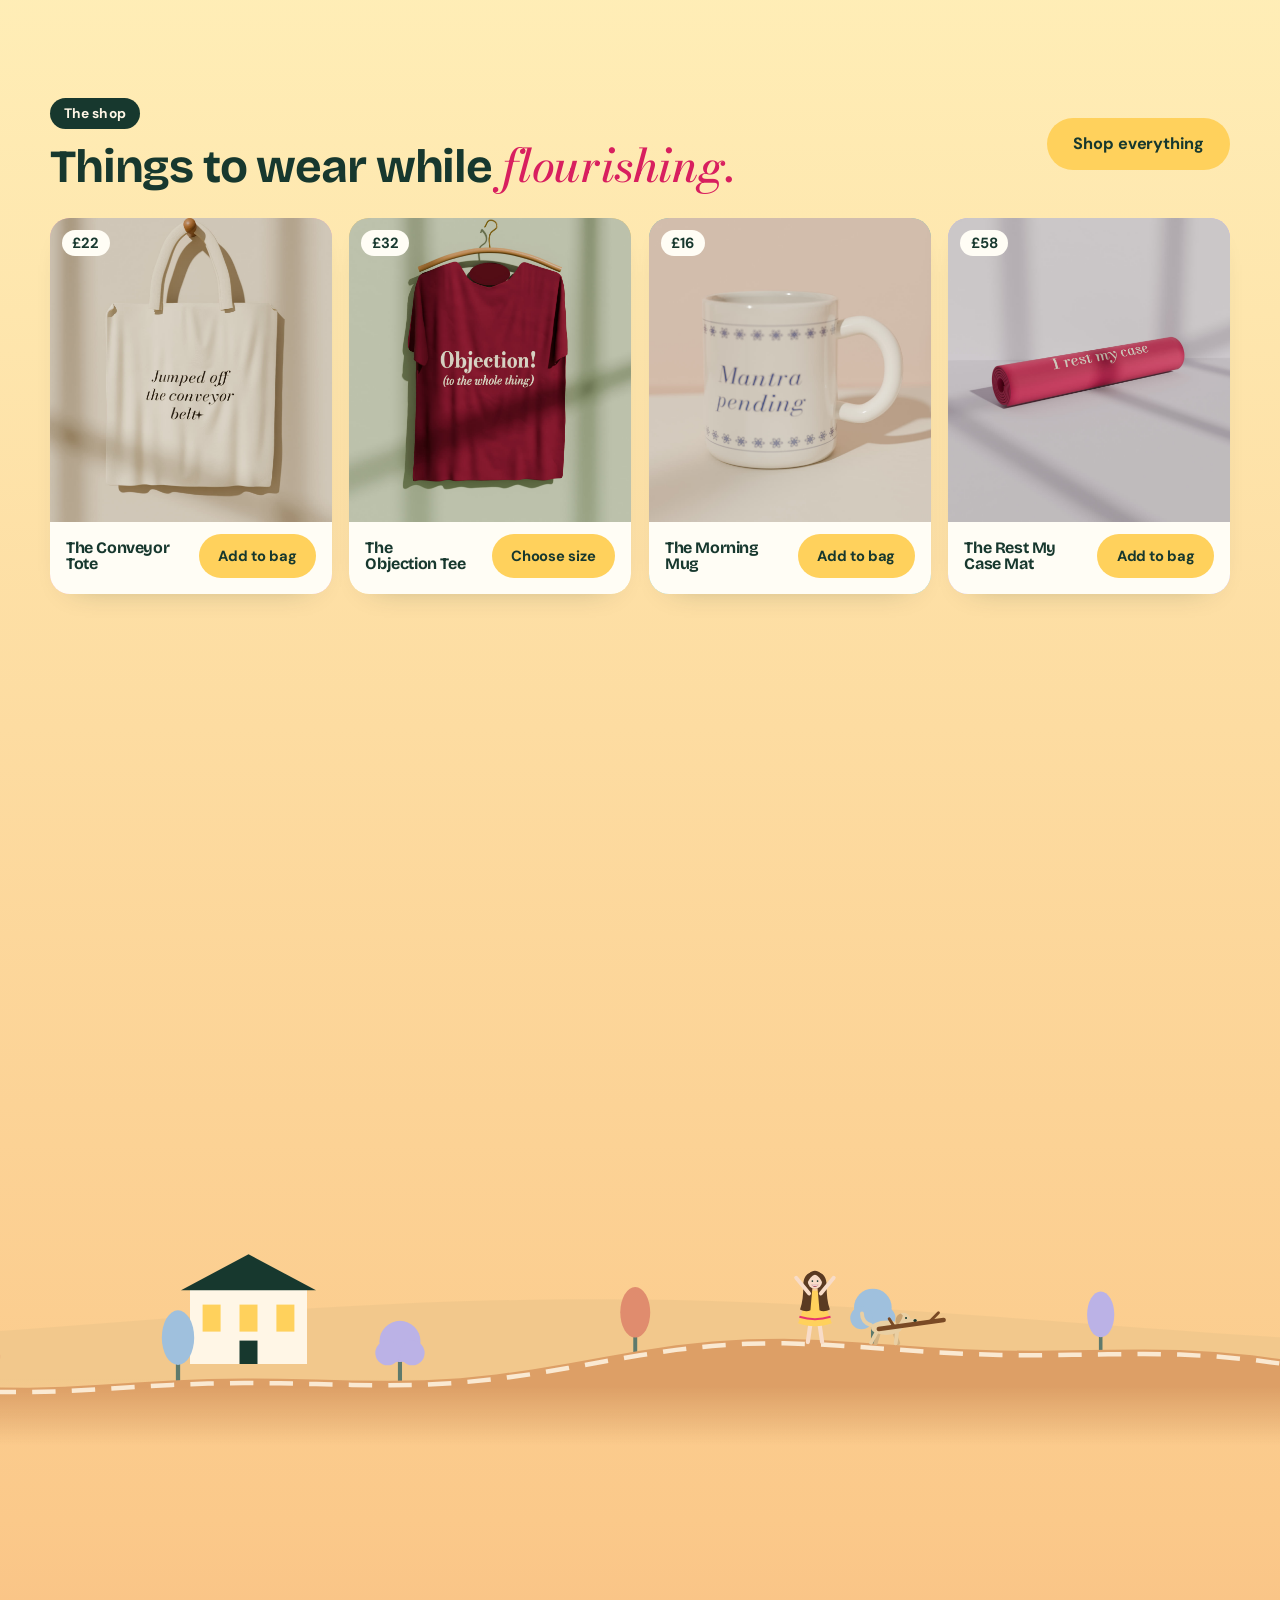
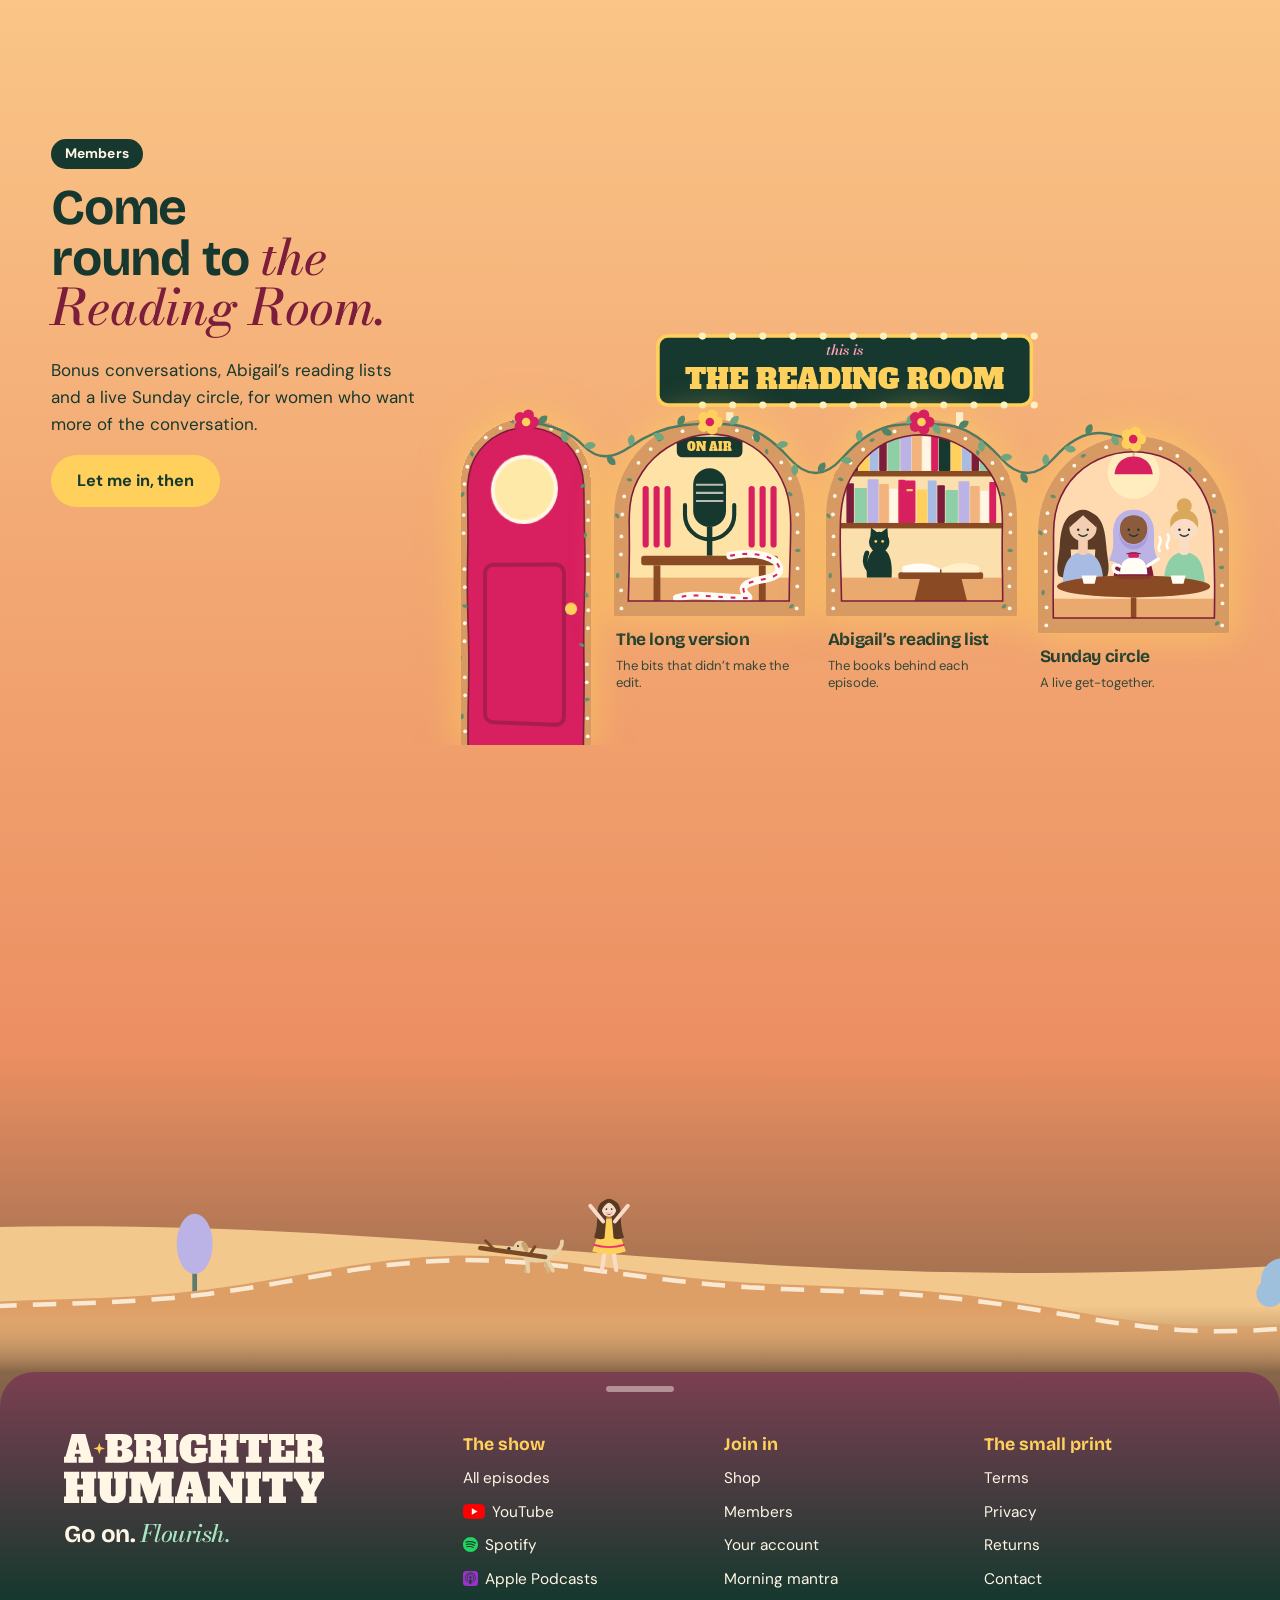
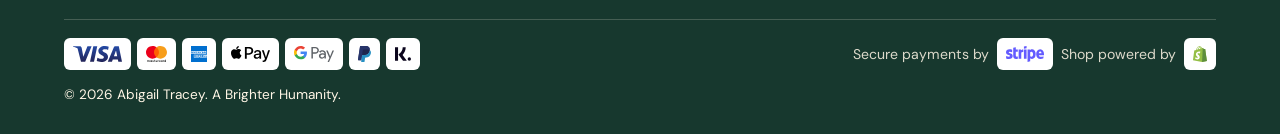
<file: checkout.html>
<!doctype html>
<html lang="en-GB">
<head>
<meta charset="utf-8">
<meta name="robots" content="noindex, nofollow">
<meta name="viewport" content="width=device-width, initial-scale=1">
<title>Checkout | A Brighter Humanity</title>
<meta name="description" content="Secure checkout.">
<meta name="theme-color" content="#17382E">
<link rel="icon" href="assets/img/favicon.svg" type="image/svg+xml">
<link rel="stylesheet" href="assets/styles.css?v=20261112c">
</head>
<body class="inner">
<a class="skip" href="#main">Skip to the good bit</a>
<div data-nav></div>
<main id="main">
<section class="wrap checkout" data-checkout></section>
</main>
<div data-footer></div>
<div class="toast" data-toast role="status" aria-live="polite"></div>
<script src="assets/data.js?v=20261112c"></script>
<script src="assets/site.js?v=20261112c"></script>
</body>
</html>
</file>
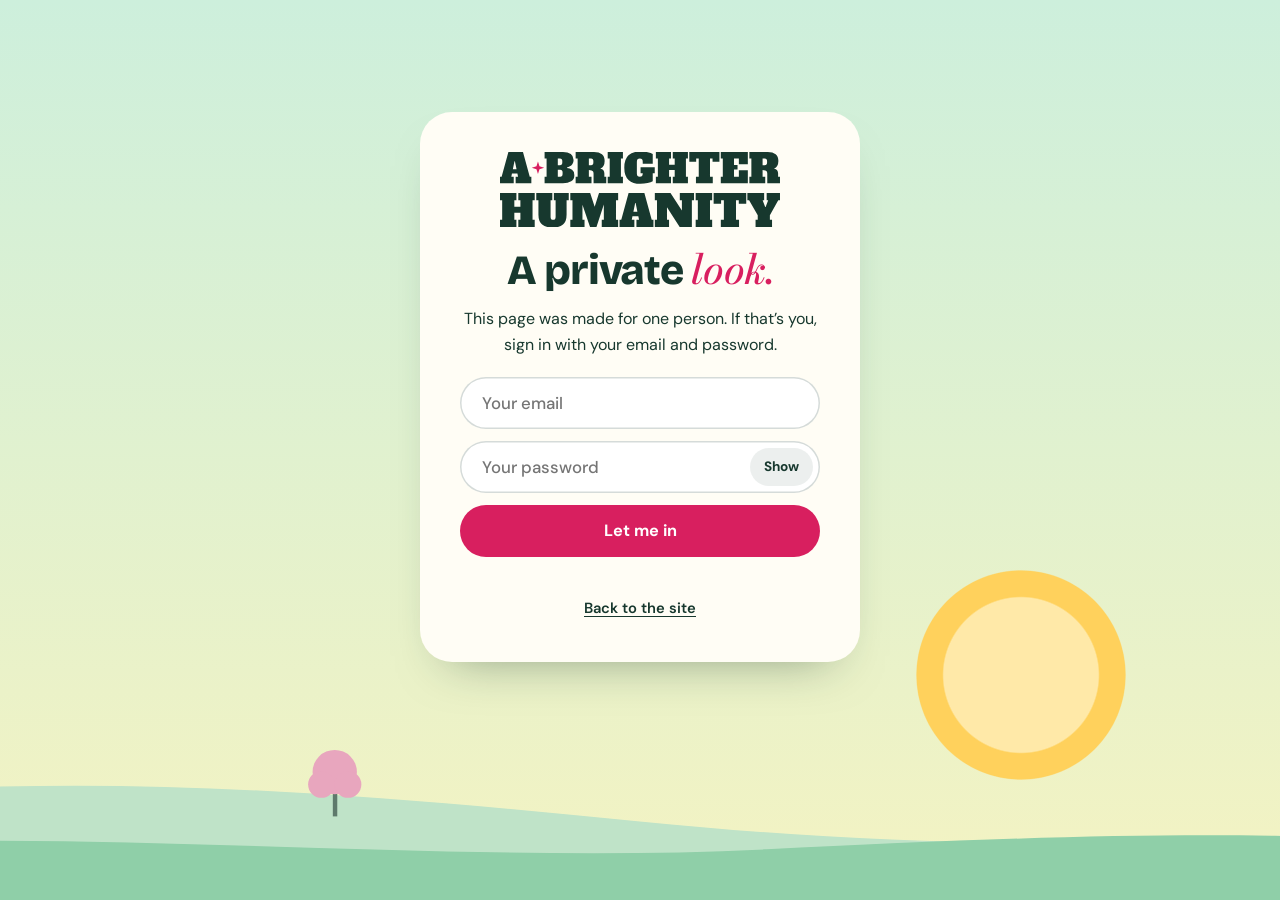
<file: collaborator.html>
<!doctype html>
<html lang="en-GB">
<head>
<meta charset="utf-8">
<meta name="robots" content="noindex, nofollow, noarchive">
<meta name="referrer" content="no-referrer">
<meta name="viewport" content="width=device-width, initial-scale=1">
<title>A private look | A Brighter Humanity</title>
<script>try { if (sessionStorage.getItem('abh-collaborator')) document.documentElement.classList.add('resuming'); } catch (e) {}</script>
<meta name="description" content="A private page about Abigail Tracey and A Brighter Humanity.">
<meta name="theme-color" content="#CDEFDC">
<link rel="icon" href="assets/img/favicon.svg" type="image/svg+xml">
<style>
/* A standalone page: it does not load site.js, so it never redirects into a modal.
   The content is sealed below and only opens with the password. See scripts/seal-collaborator.mjs. */
@font-face{font-family:"Bodoni Moda";src:url(assets/fonts/bodoni-moda-latin-wght-italic.woff2) format("woff2");font-weight:400 900;font-style:italic;font-display:swap}
@font-face{font-family:"Bodoni Moda";src:url(assets/fonts/bodoni-moda-latin-wght-normal.woff2) format("woff2");font-weight:400 900;font-style:normal;font-display:swap}
@font-face{font-family:"Alfa Slab One";src:url(assets/fonts/alfa-slab-one-latin-400-normal.woff2) format("woff2");font-display:swap}
@font-face{font-family:"Bricolage Grotesque";src:url(assets/fonts/bricolage-grotesque-latin-wght-normal.woff2) format("woff2");font-weight:200 800;font-display:swap}
@font-face{font-family:"DM Sans";src:url(assets/fonts/dm-sans-latin-wght-normal.woff2) format("woff2");font-weight:100 1000;font-display:swap}
:root{
  --night:#17382E;--rose:#D81F5F;--butter:#FFD15C;--ivory:#FFF6E6;--card:#FFFDF5;
  --ease:cubic-bezier(0.23,1,0.32,1);
  --serif:"Bodoni Moda",Georgia,serif;--sans:"DM Sans",system-ui,sans-serif;--display:"Bricolage Grotesque","DM Sans",system-ui,sans-serif;
  --gut:clamp(16px,5vw,64px);
}
*{box-sizing:border-box}
html{overflow-x:clip;scroll-behavior:smooth}
body{margin:0;background:var(--ivory);color:var(--night);font:400 1.0625rem/1.6 var(--sans);overflow-x:clip}
img{display:block;max-width:100%;height:auto}
h1,h2,h3{font-family:var(--display);font-weight:800;letter-spacing:-.025em;line-height:1.02;margin:0;text-wrap:balance}
h1 em,h2 em{font:italic 500 1em/1 var(--serif);letter-spacing:-.01em;color:var(--rose)}
h2{font-size:clamp(2.2rem,5.6vw,4.4rem)}
h3{font-size:1.3rem;letter-spacing:-.015em}
p{margin:0 0 1em}
a{color:inherit}
:focus-visible{outline:3px solid var(--butter);outline-offset:3px;box-shadow:0 0 0 6px var(--night)}
.sr{position:absolute;width:1px;height:1px;overflow:hidden;clip-path:inset(50%);white-space:nowrap}
.pill{display:inline-block;background:var(--night);color:var(--ivory);font:700 .86rem/1 var(--sans);padding:.6em 1em;border-radius:99px;margin-bottom:1.1em}

/* ---------- The gate: morning sky, hills, the sun coming up ---------- */
.gate{position:fixed;inset:0;z-index:10;display:grid;place-items:center;padding:24px 16px 150px;overflow:hidden;background:linear-gradient(180deg,#CDEFDC,#F4F3C2)}
.gate-sun{position:absolute;right:12%;bottom:120px;width:clamp(120px,18vw,210px);aspect-ratio:1;border-radius:50%;background:radial-gradient(#FFE9A8 52%,#FFD15C 53% 70%,rgba(255,209,92,0) 71%);animation:rise 10s var(--ease) both}
.gate-hills{position:absolute;inset:auto 0 0;height:clamp(110px,16vw,190px)}
.gate-hills svg{width:100%;height:100%}
.gate-card{position:relative;z-index:1;width:min(440px,100%);background:var(--card);border-radius:32px;padding:clamp(26px,5vw,40px);text-align:center;box-shadow:0 24px 50px -30px rgba(23,56,46,.5);animation:lift 900ms var(--ease) 200ms both}
.gate-card .logo{width:min(280px,80%);margin:0 auto 22px}
.gate-card h1{font-size:clamp(2rem,6vw,2.6rem);margin-bottom:.35em}
.gate-card p{margin:0 0 1.2em;font-size:1rem}
.gate-form{display:grid;gap:12px}
.gate-form input{width:100%;min-height:52px;border:0;border-radius:99px;padding:0 1.3em;font:500 1.05rem var(--sans);color:var(--night);background:#fff;box-shadow:inset 0 0 0 1.5px rgba(23,56,46,.18)}
.gate-form input:focus-visible{box-shadow:inset 0 0 0 2px var(--night);outline:none}
.pw-wrap{position:relative}
.pw-wrap input{padding-right:5.2em}
.gate-form .pw-show{position:absolute;right:7px;top:50%;translate:0 -50%;min-height:38px;padding:0 14px;border:0;border-radius:99px;background:rgba(23,56,46,.08);color:var(--night);font:700 .85rem var(--sans);cursor:pointer}
.gate-form .pw-show:active{transform:scale(.97)}
@media (hover:hover) and (pointer:fine){.gate-form .pw-show:hover{transform:none;background:rgba(23,56,46,.14)}}
.gate-back{display:inline-block;margin-top:6px;font-size:.92rem;font-weight:600;text-underline-offset:3px}
.gate-msg{min-height:1.5em;margin:12px 0 0!important;font-size:.95rem!important;color:var(--rose);font-weight:600}
.gate.is-open{animation:gate-off 380ms ease forwards}
.gate[hidden]{display:none}
/* Coming back in this visit: keep the sign-in hidden while the page reopens, so it never flashes. */
.resuming .gate > *{visibility:hidden}

.a-btn,.gate-form button[type=submit]{display:inline-flex;align-items:center;justify-content:center;min-height:52px;padding:.85em 1.6em;border:0;border-radius:99px;background:var(--rose);color:#fff;font:700 1.02rem/1.1 var(--sans);text-decoration:none;cursor:pointer;transition:transform 180ms var(--ease)}
.a-btn:active,.gate-form button[type=submit]:active{transform:scale(.97)}
.gate-form button[type=submit][disabled]{opacity:.7;cursor:progress}
@media (hover:hover) and (pointer:fine){.a-btn:hover,.gate-form button[type=submit]:hover{transform:translateY(-2px)}}

/* ---------- The page, once open ---------- */
.sealed-page[hidden]{display:none}
.a-top{position:sticky;top:0;z-index:50;display:flex;align-items:center;justify-content:space-between;gap:16px;padding:12px var(--gut);background:rgba(246,250,238,.96);box-shadow:0 1px 0 rgba(23,56,46,.06)}
.a-top img{height:22px;width:auto;max-width:62vw;object-fit:contain}
.a-top button{border:0;background:none;color:var(--night);font:600 .9rem var(--sans);text-decoration:underline;text-underline-offset:3px;cursor:pointer;padding:8px 2px;white-space:nowrap;flex:none}
@property --p{syntax:"<number>";inherits:true;initial-value:0}

/* Pages stack. Each one sticks when its bottom reaches the screen (top is set in JS),
   and the next pulls up over it. --c is how far it has been covered, 0 to 1.
   No dimming veil: repainting a full-screen overlay every frame made scrolling stutter. */
[data-content]{position:relative;z-index:1}
.page{position:sticky;top:0;min-height:100vh;min-height:100svh;margin-bottom:var(--hold,0);padding:clamp(80px,11vw,140px) 0;border-radius:44px 44px 0 0;overflow:clip;box-shadow:0 -24px 50px -30px rgba(23,56,46,.35);transform:scale(calc(1 - var(--c,0) * .03));will-change:transform}
/* How each page leaves as the next covers it. */
.out-lift{transform:translateY(calc(var(--c,0) * -7vh)) scale(calc(1 - var(--c,0) * .02))}
.out-tilt{transform:translateY(calc(var(--c,0) * -3vh)) scale(calc(1 - var(--c,0) * .07))}
.out-side{transform:translateX(calc(var(--c,0) * -6%)) scale(calc(1 - var(--c,0) * .04))}
.out-blur{transform:translateY(calc(var(--c,0) * 4vh)) scale(calc(1 - var(--c,0) * .05))}
.out-fade{transform:scale(calc(1 - var(--c,0) * .06))}
.page:not(.a-hero){display:grid;align-content:center}
/* On computers every page is exactly one screen below the top bar, so it locks whole. JS shrinks (zoom) anything that wouldn't fit. */
.pin .page:not(.a-hero){height:100vh;height:100svh;min-height:0;padding:calc(var(--head,54px) + 20px) 0 20px}
.page:first-child{border-radius:0;box-shadow:none}
.scene{position:relative;height:var(--len);background:var(--ivory)}
.stage{position:sticky;top:0;height:100vh;height:100svh;overflow:clip}
.wrap{max-width:1180px;margin:auto;padding:0 var(--gut)}
.wrap-narrow{max-width:820px}
.wrap-wide{max-width:1400px}
.wrap > h2{margin-bottom:.6em}
.a-intro{max-width:40em;font-size:clamp(1.15rem,1.8vw,1.35rem);margin-top:-.6em}

/* Every timed piece: --t runs 0 to 1 across its window [--a, --b] of the scene's --p, eased out. */
.wq .w,.wq footer,.h-you,.h-abi,.half p,.m-star,.m-cap{--t:clamp(0,(var(--p) - var(--a,0)) / (var(--b,1) - var(--a,0)),1);--e:calc(1 - (1 - var(--t)) * (1 - var(--t)))}

/* ---------- Hero ---------- */
.a-hero{text-align:center;padding:clamp(28px,5vw,60px) var(--gut) clamp(150px,17vw,210px);background:linear-gradient(180deg,#CDEFDC,#F4F3C2)}
.a-sub{max-width:34em;margin:.8em auto 1.8em;font-size:clamp(1.15rem,2vw,1.35rem)}
.a-scroll{position:relative;z-index:1;display:inline-flex;flex-direction:column;align-items:center;gap:6px;margin-top:clamp(34px,5vw,56px);text-decoration:none}
.a-scroll-big{font:italic 600 clamp(2.2rem,6vw,4.4rem)/1 var(--serif);color:var(--rose);letter-spacing:-.01em}
.a-scroll-small{font:800 clamp(1.15rem,2.4vw,1.7rem)/1.1 var(--display);letter-spacing:-.02em}
.a-scroll i{width:54px;height:54px;margin-top:14px;border-radius:50%;background:var(--night);position:relative;animation:nudge 2.8s ease-in-out infinite}
.a-scroll i::before{content:"";position:absolute;left:50%;top:44%;width:14px;height:14px;border:solid var(--butter);border-width:0 3px 3px 0;transform:translate(-50%,-50%) rotate(45deg)}
.a-hero .hills{position:absolute;inset:auto 0 0;height:clamp(90px,13vw,150px);pointer-events:none}
.a-hero .hills svg{width:100%;height:100%}
@keyframes nudge{0%,100%{transform:translateY(0)}50%{transform:translateY(5px)}}

/* The film sits in a window, painted like the site's frames: warm wood, a maroon inner line and ivory beads, with a flowering vine climbing two corners. */
.window{position:relative;z-index:1;max-width:1000px;margin:0 auto 30px;padding:clamp(10px,1.7vw,20px);background:#D79A62;border-radius:24px;box-shadow:0 30px 60px -34px rgba(23,56,46,.6)}
.window::before{content:"";position:absolute;inset:clamp(4px,.7vw,8px);border:2.5px dotted #FFF6E6;border-radius:18px;pointer-events:none}
.sprig{position:absolute;z-index:2;width:clamp(130px,21vw,280px);pointer-events:none}
.sprig svg{display:block;width:100%;height:auto;overflow:visible}
/* The vine's corner sits on the frame's corner: 44 of 260 in the drawing. */
.sprig-tl{left:0;top:0;translate:-17% -17%}
.sprig-br{right:0;bottom:0;translate:17% 17%;rotate:180deg}
.sprig svg{transform-origin:17% 17%;animation:sway 7s ease-in-out infinite alternate}
.sprig-br svg{animation-delay:-3.5s}
@keyframes sway{from{transform:rotate(-1.5deg)}to{transform:rotate(1.5deg)}}
.film{position:relative;aspect-ratio:16/9;border-radius:12px;overflow:hidden;background:var(--card);box-shadow:0 0 0 2px #7C1D3B}
.film img,.film video,.film iframe{position:absolute;inset:0;width:100%;height:100%;object-fit:cover;border:0}
.film img{filter:brightness(1.06) saturate(.94) contrast(.96)}
.film-video{z-index:2;background:#000;transition:opacity 1000ms ease}
.film-video.is-fading{opacity:0}
.film-play{transition:opacity 1000ms ease}
.film.is-playing .film-play{opacity:0;pointer-events:none}
.film-play{position:absolute;inset:0;z-index:1;display:grid;place-content:center;justify-items:center;gap:clamp(8px,1.4vw,18px);border:0;padding:0;cursor:pointer;background:rgba(255,246,230,.35) url(assets/img/film-poster-soft.jpg) center/cover}
/* "Play me" fades slowly in and out across the picture. */
.film-word{will-change:opacity;font:400 clamp(3.4rem,12vw,9.5rem)/.9 "Alfa Slab One",serif;color:var(--rose);text-transform:uppercase;letter-spacing:.01em;text-shadow:4px 4px 0 var(--butter);animation:breathe 3s ease-in-out infinite}
.film-play i{position:relative;width:clamp(54px,6vw,76px);aspect-ratio:1;border-radius:50%;background:var(--night);animation:breathe 3s ease-in-out infinite}
.film-play i::after{content:"";position:absolute;left:55%;top:50%;translate:-50% -50%;border-style:solid;border-width:11px 0 11px 17px;border-color:transparent transparent transparent var(--butter)}
@keyframes breathe{0%,100%{opacity:.35}50%{opacity:1}}
@media (hover:hover) and (pointer:fine){.film-play:hover .film-word,.film-play:hover i{animation-play-state:paused;opacity:1}}
.film-soon{position:absolute;z-index:2;left:50%;bottom:18px;transform:translateX(-50%);white-space:nowrap;background:rgba(255,253,245,.94);color:var(--night);font:700 .9rem var(--sans);padding:.6em 1.1em;border-radius:99px}

/* The name sign. The bulbs chase and the name flashes. */
.sign-wrap{position:relative;z-index:1;max-width:900px;margin:0 auto clamp(18px,3vw,34px)}
.marquee{width:100%;height:auto;overflow:visible}
.marquee .bulbs-a{animation:bulb .5s steps(1) infinite}
.marquee .bulbs-b{animation:bulb .5s steps(1) infinite -.25s}
.marquee .loud-name{animation:loud 1s steps(1) infinite}
.marquee .twinkle{transform-box:fill-box;transform-origin:center;animation:twinkle 1.6s ease-in-out infinite alternate}
.marquee .t2{animation-delay:-.5s}.marquee .t3{animation-delay:-1s}
@keyframes bulb{0%{opacity:1}50%{opacity:.12}}
@keyframes loud{0%{fill:#FFD15C}50%{fill:#FF9FB8}}
@keyframes twinkle{from{transform:scale(.7);opacity:.6}to{transform:scale(1.1);opacity:1}}

/* ---------- Letter ---------- */
.p-letter{background:var(--ivory);display:grid;align-items:center}
.letter{position:relative;background:var(--card);border-radius:28px;padding:clamp(28px,5vw,60px);box-shadow:0 30px 60px -34px rgba(23,56,46,.55);font:400 clamp(1.15rem,2vw,1.35rem)/1.6 var(--sans)}
.letter::before{content:"✦";position:absolute;top:-18px;left:50%;translate:-50% 0;width:38px;height:38px;display:grid;place-items:center;border-radius:50%;background:var(--butter);font-size:1.05rem}
.letter-hi,.letter-sign{font:italic 500 clamp(1.7rem,3.2vw,2.3rem)/1.2 var(--serif);color:var(--rose)}
.letter-sign{margin:1em 0 0!important;line-height:0}
/* Her own handwriting for the greeting too, a little larger than the signature. */
.letter-hi{line-height:0;margin:0 0 1.1em!important}
.letter-hi img{width:clamp(197px,22.8vw,259px);height:auto;margin-left:-10px}
/* Her own signature, in the letter's rose ink. */
.letter-sign img{width:clamp(150px,17vw,200px);height:auto;margin-left:-6px}


/* ---------- Scene: the quote, word by word ---------- */
.s-quote .stage{display:grid;place-content:center;justify-items:center;text-align:center;padding:0 var(--gut);background:linear-gradient(180deg,#FFF6E6,#FFE3EA)}
.wq{margin:0;max-width:1100px}
.wq p{font:italic 500 clamp(2.6rem,7.4vw,6.6rem)/1.02 var(--serif);color:var(--rose);margin:0 0 .5em;letter-spacing:-.015em}
.wq .w{display:inline-block;opacity:calc(.12 + .88 * var(--e));transform:translateY(calc((1 - var(--e)) * .08em))}
.wq footer{--a:.82;--b:.97;font-weight:600;font-size:1.05rem;opacity:var(--e)}

/* ---------- Scene: you and Abigail, side by side ---------- */
.s-mirror .stage{display:grid;grid-template-columns:1fr 1fr;background:var(--ivory)}
.half{display:grid;grid-template-rows:1fr auto 1fr;padding:calc(54px + 3vh) clamp(24px,5vw,80px) 3vh}
/* The names sit on the middle line, level with the star; each line of story hangs beneath its name. */
.half .giant{grid-row:2}
.half p{grid-row:3;align-self:start;margin-top:clamp(14px,2vw,26px)!important}
.h-you{--a:0;--b:.42;background:linear-gradient(160deg,#FFF9CF,#FFE7A6);transform:translateX(calc((1 - var(--e)) * -70%));text-align:center;justify-items:center}
.h-abi{--a:.1;--b:.52;text-align:center;justify-items:center;background:linear-gradient(200deg,#FFE3EA,#FFC7D4);transform:translateX(calc((1 - var(--e)) * 70%))}
.giant{font:400 clamp(3rem,7.4vw,8.4rem)/.9 "Alfa Slab One",serif;text-transform:uppercase;color:var(--night);letter-spacing:.01em}
.h-abi .giant{color:var(--rose)}
.half p{--a:.5;--b:.72;max-width:19em;margin:0;font:700 clamp(1.25rem,2.2vw,1.85rem)/1.3 var(--display);letter-spacing:-.02em;opacity:var(--e)}
.h-abi p{--a:.58;--b:.8}
/* One sentence per line, so both sides run to the same two lines. */
.half p span{display:block}
.m-star{--a:.4;--b:.6;position:absolute;left:50%;top:calc(50% + 27px);width:clamp(70px,9vw,120px);aspect-ratio:1;display:grid;place-items:center;border-radius:50%;background:var(--night);color:var(--butter);font-size:clamp(2rem,4vw,3.2rem);box-shadow:0 0 0 10px var(--ivory);opacity:var(--e);transform:translate(-50%,-50%) scale(calc(.85 + var(--e) * .15))}
.m-cap{--a:.82;--b:.98;position:absolute;left:0;right:0;bottom:clamp(24px,6vh,60px);margin:0;text-align:center;font:italic 500 clamp(1.4rem,2.6vw,2.2rem)/1.2 var(--serif);opacity:var(--e)}

/* ---------- The ticket ---------- */
.p-ticket{background:linear-gradient(180deg,#E7F4EE,#FFF9CF);display:grid;align-items:center}
.ticket{display:grid;grid-template-columns:1fr 150px;max-width:900px;margin:auto;border-radius:30px;overflow:hidden;background:var(--card);box-shadow:0 26px 60px -36px rgba(23,56,46,.6)}
.ticket-main{padding:clamp(22px,3.2vw,38px)}
.t-row{display:flex;align-items:center;justify-content:space-between;gap:14px;margin-bottom:18px}
.t-ox{display:block;width:clamp(130px,14vw,170px);height:auto}
.ticket-kicker{display:inline-block;margin:0!important;background:var(--butter);font:700 .82rem/1 var(--sans);padding:.6em 1em;border-radius:99px}
.ticket h2{font-size:clamp(1.8rem,3.4vw,2.8rem);margin-bottom:.3em}
.t-admit{margin:0 0 .1em!important;font:700 .76rem/1 var(--sans);letter-spacing:.2em;text-transform:uppercase;color:var(--rose)}
.t-name{margin:0 0 .45em!important;font:400 clamp(1.6rem,3vw,2.3rem)/1.05 "Alfa Slab One",serif;color:var(--night)}
.t-copy{margin:0 0 1em!important}
.t-foot{display:flex;flex-wrap:wrap;align-items:center;justify-content:space-between;gap:12px 20px}
.ticket-when{margin:0!important;font:italic 500 1.2rem/1.3 var(--serif);color:var(--rose)}
.ticket-stub{position:relative;display:flex;flex-direction:column;align-items:center;justify-content:center;gap:10px;padding:24px 12px;background:#002147;color:#fff;text-align:center;border-left:3px dashed var(--card)}
.ticket-stub span{font:700 .8rem/1 var(--sans);letter-spacing:.14em;text-transform:uppercase;color:var(--butter)}
.ticket-stub span,.ticket-stub small{white-space:nowrap}
.ticket-stub small{font:700 .68rem/1 var(--sans);letter-spacing:.16em;text-transform:uppercase;color:var(--butter);opacity:.85}
.ticket-stub b{font:400 1.3rem/1.15 "Alfa Slab One",serif;writing-mode:vertical-rl;rotate:180deg}


/* ---------- Guests: two cards, photo beside the words, short enough to lock on one screen ---------- */
.p-guests{background:linear-gradient(180deg,#E3F5EC,#CDEFDC)}
.p-guests h2,.p-talks h2{font-size:clamp(2.2rem,4.6vw,3.8rem)}
.a-head-guests{display:grid;grid-template-columns:repeat(2,minmax(0,1fr));gap:clamp(16px,2.4vw,26px);margin-top:clamp(20px,3vh,34px)}
.g-card{display:grid;grid-template-columns:clamp(110px,11vw,150px) 1fr;gap:0 clamp(16px,2vw,26px);align-items:start;background:var(--card);border-radius:30px;padding:clamp(20px,2.4vw,30px);box-shadow:0 30px 60px -36px rgba(23,56,46,.5)}
.g-pic{aspect-ratio:3/4;border-radius:999px 999px 20px 20px;overflow:hidden}
.g-pic img{width:100%;height:100%;object-fit:cover;filter:brightness(1.05) saturate(.95)}
.g-pic + .g-credit{grid-column:1;margin-top:8px!important;min-height:2.6em}
.g-body{grid-column:2;grid-row:1 / span 2}
.g-top{display:flex;align-items:center;justify-content:space-between;gap:10px;margin-bottom:14px}
.g-logo{display:grid;place-items:center;height:46px;width:min(160px,70%);padding:6px 12px;border-radius:12px;background:#fff;box-shadow:inset 0 0 0 1.5px rgba(23,56,46,.1)}
.g-logo img{max-height:34px;width:auto;max-width:100%}
.g-tag{display:inline-flex;align-items:center;gap:7px;margin:0!important;padding:.55em .95em;border-radius:99px;font:800 .78rem/1 var(--sans);letter-spacing:.08em;text-transform:uppercase;animation:on-air 1.2s steps(1) infinite}
.g-tag::before{content:"";width:8px;height:8px;border-radius:50%;background:currentColor}
/* An on-air sign: it switches between butter and lit rose, with a glow when lit. */
@keyframes on-air{0%{background:var(--butter);color:var(--night);box-shadow:none}50%{background:var(--rose);color:#fff;box-shadow:0 0 0 3px rgba(216,31,95,.18),0 0 16px rgba(216,31,95,.55)}}
.g-card h3{font-size:clamp(1.25rem,1.9vw,1.6rem);margin-bottom:.25em;white-space:nowrap}
.g-role{font-weight:700;color:var(--rose);line-height:1.35;font-size:.95rem;margin-bottom:.6em!important}
.g-role{font-size:clamp(.8rem,.95vw,.95rem)!important;min-height:2.7em}
.g-role span{display:block;white-space:nowrap}
.g-ep{font:italic 500 clamp(1.15rem,1.6vw,1.4rem)/1.2 var(--serif);margin-bottom:.5em!important;min-height:2.4em}
.g-blurb{font-size:.95rem;line-height:1.5;margin:0!important;min-height:4.5em}
/* Matching cards always match: each block reserves the same lines (role 2, talk 2, blurb 3, credit 2), so text sits at the same height on every card. */
.g-credit{font-size:.7rem;line-height:1.3;opacity:.6;margin:0!important}

/* ---------- In talks: three compact cards ---------- */
.p-talks{background:linear-gradient(180deg,#FFF0F3,#FFE3EA)}
.p-talks .a-intro{margin-top:-.3em}
/* Twelve chairs: small matching tiles. Hover (or tap) opens one large card with the full story. */
.p-talks h2{margin-bottom:.25em}
/* Headliners: four larger portraits with their talks on show, like the top of a festival bill. */
.heads{display:grid;grid-template-columns:repeat(4,minmax(0,1fr));gap:clamp(14px,2vw,28px);margin-top:clamp(20px,3.2vh,36px)}
.head{display:flex;flex-direction:column;align-items:center;text-align:center;gap:5px}
.head-pic{display:block;width:clamp(120px,11.5vw,170px);aspect-ratio:1;border-radius:50%;overflow:hidden;margin-bottom:10px;box-shadow:0 0 0 4px var(--card),0 0 0 7px var(--butter),0 22px 40px -24px rgba(23,56,46,.6)}
.head-pic img{width:100%;height:100%;object-fit:cover}
.head h3{font-size:clamp(1.1rem,1.5vw,1.35rem);line-height:1.15;margin:0}
.head-role{margin:0!important;min-height:2.6em;font-size:.86rem;line-height:1.3;opacity:.75}
.head-talk{margin:0!important;min-height:2.4em;font:italic 500 clamp(1.05rem,1.4vw,1.3rem)/1.2 var(--serif);color:var(--rose)}
/* The rest: small round portraits in one warm tone, coloured on hover or tap, with the full story in a card.
   (The four headliners use a plum-to-butter tone, so they read as one set.) */
.chairs{position:relative;display:grid;grid-template-columns:repeat(8,minmax(0,1fr));gap:clamp(18px,3vh,34px) clamp(8px,1.4vw,20px);margin-top:clamp(26px,4.2vh,48px);padding-top:clamp(20px,3.4vh,36px);border-top:1.5px dashed rgba(23,56,46,.16)}
.chair{display:flex;flex-direction:column;align-items:center;gap:4px;padding:0;border:0;background:none;text-align:center;font:inherit;color:inherit;cursor:pointer}
.chair-pic{display:block;width:clamp(72px,6.6vw,104px);aspect-ratio:1;border-radius:50%;overflow:hidden;margin-bottom:10px;box-shadow:0 0 0 3px var(--card),0 0 0 5px var(--butter),0 18px 34px -22px rgba(23,56,46,.55);transition:transform 260ms var(--ease)}
.chair-pic img{width:100%;height:100%;object-fit:cover;filter:grayscale(1) sepia(.28) brightness(1.06) contrast(.95);transition:filter 320ms ease}
.chair:is(:hover,:focus-visible,[aria-expanded="true"]) .chair-pic img{filter:none}
.chair-name{display:block;min-height:2.4em;font:700 clamp(.78rem,.86vw,.9rem)/1.2 var(--display);letter-spacing:-.01em}
.chair-theme{margin-bottom:2px;font:700 .64rem/1 var(--sans);letter-spacing:.16em;text-transform:uppercase;color:var(--rose)}
.tip-theme{display:inline-block;margin:0!important;padding:.5em 1em;border-radius:99px;background:var(--night);color:var(--butter);font:700 .78rem/1 var(--sans);letter-spacing:.12em;text-transform:uppercase}
.chair template{display:none}
@media (hover:hover) and (pointer:fine){.chair:hover .chair-pic{transform:translateY(-4px)}}
.chair:focus-visible{outline:none}
.chair:focus-visible .chair-pic{outline:3px solid var(--rose);outline-offset:6px}
.chair-tip{position:absolute;z-index:5;display:grid;grid-template-columns:clamp(110px,10vw,150px) 1fr;align-items:start;gap:18px;width:min(520px,100%);height:auto;overflow:hidden;padding:18px;border-radius:26px;background:var(--card);box-shadow:0 34px 70px -30px rgba(23,56,46,.6),0 0 0 1px rgba(23,56,46,.06);opacity:0;transform:translateY(8px);transition:opacity 180ms ease,transform 220ms var(--ease);pointer-events:none}
.chair-tip.show{opacity:1;transform:none}
.chair-tip.touch{pointer-events:auto}
.tip-pic{aspect-ratio:4/5;border-radius:999px 999px 16px 16px;overflow:hidden;align-self:start}
.tip-pic img{width:100%;height:100%;object-fit:cover}
.tip-body h3{font-size:1.3rem;line-height:1.15;margin:.45em 0 .2em;min-height:2.3em;display:flex;align-items:flex-end}
/* Every card reserves the same room for each piece, so the text sits at the same place on all of them. */
.tip-role{margin:0 0 .55em!important;font-weight:700;color:var(--rose);font-size:.9rem;line-height:1.3;min-height:2.6em}
.tip-talk{margin:0 0 .55em!important;font:italic 500 1.25rem/1.2 var(--serif);min-height:2.4em}
.tip-why{margin:0 0 .7em!important;font-size:.9rem;line-height:1.45;min-height:4.35em}
.tip-meta{margin:0!important;display:flex;flex-wrap:wrap;align-items:center;gap:6px 10px;font-size:.7rem;opacity:.65}

/* ---------- A whole world: a bento of what exists, unveiled tile by tile once the page has locked ---------- */
.p-built{background:linear-gradient(180deg,#FFF6E6,#FCEBD9)}
.p-built h2{font-size:clamp(2.2rem,4.6vw,3.8rem)}
.world{display:grid;grid-template-columns:1.25fr 1fr;grid-template-rows:auto auto;gap:clamp(12px,1.6vw,20px);margin-top:clamp(18px,3vh,32px)}
.w-tile{position:relative;overflow:hidden;border-radius:28px;background:var(--card);padding:clamp(18px,2.2vw,28px);box-shadow:0 24px 50px -34px rgba(23,56,46,.45)}
.w-k{margin:0 0 .5em!important;font:700 .74rem/1 var(--sans);letter-spacing:.2em;text-transform:uppercase;color:var(--rose)}
.w-tile h3{font-size:clamp(1.25rem,1.9vw,1.65rem);line-height:1.15;margin-bottom:.4em}
.w-show{display:grid;grid-template-columns:.9fr 1fr;gap:clamp(14px,1.8vw,24px);padding:0}
.w-photo{overflow:hidden}
.w-photo img{width:100%;height:100%;object-fit:cover;object-position:60% 40%}
.w-show .w-body{padding:clamp(18px,2.2vw,28px) clamp(18px,2.2vw,28px) clamp(18px,2.2vw,28px) 0;align-self:center}
.w-q{margin:0 0 .9em!important;font:italic 500 clamp(1.15rem,1.6vw,1.4rem)/1.25 var(--serif)}
.w-themes{display:flex;flex-wrap:wrap;gap:6px;margin:0;padding:0;list-style:none}
.w-themes li{padding:.4em .8em;border-radius:99px;background:#E3F5EC;font:600 .8rem/1 var(--sans)}
.w-room{display:flex;flex-direction:column;background:#EFE9FD}
.w-room .w-tier:first-of-type{margin-top:auto}
.w-tier{padding:12px 14px;border-radius:16px;background:rgba(255,253,245,.85);margin-top:10px}
.w-tier b{display:block;font:700 1rem/1.2 var(--display)}
.w-tier span{font-size:.9rem;opacity:.8}
.w-tier-2{background:var(--night);color:#fff}
.w-tier-2 b{color:var(--butter)}
.w-prods{display:grid;grid-template-columns:repeat(4,minmax(0,1fr));gap:10px}
.w-prods figure{margin:0}
.w-prods img{width:100%;aspect-ratio:1;object-fit:cover;border-radius:16px}
.w-prods figcaption{margin-top:6px;font-size:.78rem;line-height:1.3;opacity:.85}
.w-prods b{display:block;font:700 .85rem/1.2 var(--display);opacity:1}
.w-mantra{background:var(--night);color:#fff;display:flex;flex-direction:column}
.w-mantra .w-k{color:#FF9FB8}
.w-says{position:relative;flex:1;min-height:3.2em;margin:0!important;font:italic 500 clamp(1.9rem,3.4vw,3rem)/1.1 var(--serif);color:var(--butter)}
.w-says span{will-change:opacity,transform;position:absolute;inset:0;display:flex;align-items:center;opacity:0;animation:mantra 12s infinite}
.w-says span:nth-child(2){animation-delay:4s}.w-says span:nth-child(3){animation-delay:8s}
@keyframes mantra{0%{opacity:0;transform:translateY(8px)}6%,30%{opacity:1;transform:none}36%,100%{opacity:0;transform:translateY(-8px)}}
.w-note{margin:0!important;font-size:.9rem;opacity:.75}

/* The end's sky warms and its sun comes up as the page pulls in (JS sets --in, 0 to 1 as the page arrives),
   and the underline draws itself in the last stretch. Everything you read is already there, solid. */
.js-open .p-end .e-warm{opacity:var(--in,1)}
.js-open .p-end .e-sun{transform:translate(-50%,calc(100% - var(--in,1) * 34%))}
/* Once it is up, the sun bobs gently. */
.p-end.sun-up .e-sun{animation:bob 5s ease-in-out infinite}
@keyframes bob{0%,100%{translate:0 0}50%{translate:0 -14px}}
.js-open .p-end .e-u path{stroke-dashoffset:1;opacity:0;transition:stroke-dashoffset 1200ms var(--ease),opacity 1ms}
.js-open .p-end.underlined .e-u path{stroke-dashoffset:0;opacity:1}

/* ---------- The ask ---------- */
.p-ask{background:linear-gradient(180deg,#FFF9CF,#FFEFB8)}
.p-ask h2{font-size:clamp(3rem,7.4vw,6.4rem);line-height:.95;margin-bottom:.3em}
.p-ask .a-intro{max-width:40em;font-size:clamp(1.25rem,2.1vw,1.6rem);line-height:1.4;margin-top:0}
.ask-grid{display:grid;grid-template-columns:repeat(3,minmax(0,1fr));gap:clamp(14px,2vw,24px);margin-top:clamp(22px,3.5vh,40px)}
.ask-grid > div{background:var(--card);border-radius:28px;padding:clamp(22px,2.8vw,34px);box-shadow:0 24px 50px -34px rgba(23,56,46,.45)}
.ask-n{display:block;font:italic 500 clamp(2.2rem,3.4vw,3rem)/1 var(--serif);color:var(--rose);margin-bottom:.25em}
.ask-grid h3{margin-bottom:.35em;font-size:clamp(1.5rem,2.3vw,2rem)}
/* Two lines each, so the three cards read as a set. */
.ask-grid p{margin:0!important;font-size:clamp(1.05rem,1.4vw,1.2rem);line-height:1.45;min-height:4.35em}
.ask-ip{margin-top:clamp(22px,3.5vh,40px)}
.ask-ip-h{margin:0 0 12px!important;font:700 .8rem/1 var(--sans);letter-spacing:.2em;text-transform:uppercase;opacity:.7}
.ask-ip ul{display:flex;flex-wrap:wrap;gap:10px;margin:0;padding:0;list-style:none}
.ask-ip li{padding:.5em 1em;border-radius:99px;background:var(--night);color:var(--butter);font:italic 500 clamp(.95rem,1.2vw,1.08rem)/1.1 var(--serif)}
.ask-ip li:nth-child(even){background:var(--rose);color:#fff}

/* ---------- The end: a page like the others. As it arrives, the sky warms, the sun comes up,
   her line comes into focus word by word, it gets underlined, and the buttons appear. Timed, not scrolled. ---------- */
.p-end{text-align:center;background:linear-gradient(180deg,#CDEFDC,#F4F3C2)}
.p-end > .wrap{position:relative;z-index:1}
.p-end h2{font-size:clamp(2.4rem,5.6vw,4.6rem)}
.e-warm{position:absolute;inset:0;background:linear-gradient(180deg,#EAE3FB 0%,#F6E3F4 45%,#FFDCE5 100%)}
.e-sun{position:absolute;left:50%;bottom:0;width:min(64vh,70vw);aspect-ratio:1;border-radius:50%;background:radial-gradient(#FFE9A8 52%,#FFD15C 53% 70%,rgba(255,209,92,0) 71%);transform:translate(-50%,66%)}
.e-q{max-width:900px;margin:clamp(14px,3vh,34px) auto 0;font:italic 500 clamp(1.9rem,4.4vw,3.6rem)/1.12 var(--serif);letter-spacing:-.015em}
.e-l{display:block}
.e-q .w{display:inline-block}
.e-u{position:relative;display:inline-block;white-space:nowrap;color:var(--rose)}
.e-u svg{position:absolute;left:-2%;bottom:-.16em;width:104%;height:.3em;overflow:visible}
.e-u path{fill:none;stroke:var(--butter);stroke-width:7;stroke-linecap:round;stroke-dasharray:1;stroke-dashoffset:0}
.e-act{margin-top:clamp(22px,4vh,40px)}
.end-btns{display:flex;flex-wrap:wrap;gap:12px;justify-content:center}
.a-btn-butter{background:var(--butter);color:var(--night)}
.p-end .a-btn-butter{background:var(--night);color:var(--butter)}

/* ---------- Entrances: from the left, the right, or a pop. Once each. ---------- */
.js-open :is(.rise,.from-left,.from-right,.pop){opacity:0;transition:opacity 650ms var(--ease) var(--d,0ms),transform 800ms var(--ease) var(--d,0ms)}
.js-open .rise{transform:translateY(24px)}
.js-open .from-left{transform:translateX(-48px)}
.js-open .from-right{transform:translateX(48px)}
.js-open .pop{transform:scale(.97)}
.js-open :is(.rise,.from-left,.from-right,.pop).in{opacity:1;transform:none}
/* The page fades up once, then lets go: a finished animation left in place keeps the whole page in one layer and makes scrolling stutter. */
.page-in{animation:lift 800ms var(--ease) 320ms backwards}
.resuming .page-in{animation-delay:0ms}

@keyframes rise{from{transform:translateY(60%)}}
@keyframes lift{from{opacity:0;transform:translateY(40px)}}
@keyframes gate-off{to{opacity:0;visibility:hidden}}

/* Without pinning (phones, short screens, reduced motion) each scene plays once as it arrives. */
.no-pin .scene{height:auto}
.no-pin .stage{position:relative;height:auto;min-height:0;transition:--p 1600ms var(--ease)}
.no-pin .s-quote .stage{padding:110px var(--gut)}

@media (max-width:860px){
  .a-head-guests,.ask-grid,.world,.w-show{grid-template-columns:1fr}
  .heads{grid-template-columns:repeat(2,minmax(0,1fr));row-gap:28px}
  .head h3{min-height:2.3em;display:flex;align-items:center}
  .chairs{grid-template-columns:repeat(4,minmax(0,1fr))}
  .chair-tip{grid-template-columns:96px 1fr;padding:14px}
  .tip-talk{min-height:3.6em}
  .tip-why{min-height:7.25em}
  .tip-meta{min-height:3.2em;align-content:flex-start}
  .w-photo{aspect-ratio:16/9}
  .w-show .w-body{padding:0 20px 20px}
  .w-prods{grid-template-columns:repeat(2,minmax(0,1fr))}
  .ticket{grid-template-columns:1fr;border-radius:24px}
  .ticket-stub{flex-direction:row;border-left:0;border-top:3px dashed var(--card);padding:18px}
  .ticket-stub b{writing-mode:horizontal-tb;rotate:none;font-size:1.15rem}
  .s-mirror .stage{grid-template-columns:1fr}
  .half{grid-template-rows:auto;padding:clamp(40px,6vw,90px) clamp(24px,5vw,80px)}
  .half .giant,.half p{grid-row:auto}
  .h-abi{padding-bottom:calc(clamp(40px,6vw,90px) + 44px)}
  .no-pin .m-star{position:relative;left:auto;top:auto;margin:-40px auto;z-index:1;opacity:var(--e);transform:none}
  .no-pin .s-mirror .stage{display:flex;flex-direction:column}
  .no-pin .m-cap{position:relative;bottom:auto;padding:60px var(--gut)}
}
@media (max-width:560px){
  .g-card h3,.g-role span{white-space:normal}
  .page{border-radius:30px 30px 0 0;margin-bottom:calc(var(--hold,0px) * .5)}
  .film-soon{font-size:.8rem}
  .end-btns .a-btn{width:100%}
  .half p{font-size:1.08rem}
  .a-top img{height:16px}
}
@media (prefers-reduced-motion:reduce){
  *,*::before,*::after{animation:none!important;transition:none!important}
  .js-open :is(.rise,.from-left,.from-right,.pop){opacity:1;transform:none}
  .w-says span:first-child{opacity:1}
  .page{transform:none!important;filter:none!important;margin-bottom:0}
  .stage{--p:1}
  .page{--in:1!important}
}
</style>
</head>
<body>

<section class="gate" data-gate aria-labelledby="gate-h">
  <div class="gate-sun" aria-hidden="true"></div>
  <div class="gate-hills" aria-hidden="true"><svg viewBox="0 0 1600 150" preserveAspectRatio="xMidYMax slice"><path d="M0 92C260 40 520 60 800 88S1320 110 1600 66V150H0Z" fill="#BFE3C8"/><rect x="147.5" y="54" width="5" height="34" fill="#5E7A6C"/><circle cx="150" cy="38" r="25" fill="#A8BCE3"/><circle cx="135" cy="52" r="15" fill="#A8BCE3"/><circle cx="165" cy="52" r="15" fill="#A8BCE3"/><rect x="557.5" y="60" width="3.5" height="24" fill="#5E7A6C"/><circle cx="559" cy="49" r="17.5" fill="#E8A6BE"/><circle cx="548.5" cy="58.8" r="10.5" fill="#E8A6BE"/><circle cx="569.5" cy="58.8" r="10.5" fill="#E8A6BE"/><path d="M0 116C300 84 620 124 900 110S1360 92 1600 118V150H0Z" fill="#8FCFA8"/></svg></div>
  <div class="gate-card">
    <img class="logo" src="assets/logo/logo-stacked-dark.svg" width="1000" height="267" alt="A Brighter Humanity">
    <h1 id="gate-h">A private <em>look.</em></h1>
    <p>This page was made for one person. If that’s you, sign in with your email and password.</p>
    <form class="gate-form" data-gate-form>
      <label class="sr" for="em">Email</label>
      <input id="em" name="em" type="email" autocomplete="username" placeholder="Your email" required>
      <label class="sr" for="pw">Password</label>
      <div class="pw-wrap"><input id="pw" name="pw" type="password" autocomplete="current-password" placeholder="Your password" required><button class="pw-show" type="button" data-show aria-controls="pw" aria-pressed="false">Show</button></div>
      <button type="submit">Let me in</button>
    </form>
    <p class="gate-msg" data-gate-msg role="status" aria-live="polite"></p>
    <a class="gate-back" href="./">Back to the site</a>
  </div>
</section>

<div class="sealed-page" data-page hidden>
  <header class="a-top"><img src="assets/logo/logo-line-dark.svg" width="2742" height="156" alt="A Brighter Humanity"><button type="button" data-lock>Log out</button></header>
  <main id="main" data-content></main>
</div>

<!-- Sealed by scripts/seal-collaborator.mjs. Do not edit by hand: edit private/collaborator-content.html and reseal. -->
<script type="application/json" id="sealed">{"v":1,"iter":600000,"salt":"Dkj6kWDCiytgYiu26pqomw==","iv":"yr4IyVognMzyAltD","data":"x61ZGOudE0H0uW/+j4PB5lpzQNp4oMbg9PlcdhVTuzsQ3LHVx/TBIFmeFrqq6KSmqzXYVR5i6QZjWPjekpGRkOI41OQHFr1YI5srbMQvH3v8WCni7vxPzKPcmPkBnmw/QaLtkxYcYg48fcKouDhmLEYeq2kIRU6n7FMcN5bBPxyosKG7VTFZP0ZL4hUkigEeXa7gzJR9f6PWTrsdPCylHh4q+sTHIg9/RQCD/Ok1PPBeKXgJtmD5kzPgxIQJs4C0Rx/p5CcKZ9oRPtxpRj0FNXth3iB/46V7r1S7ohJaJJfWRtUwx4ebJcAMFzT/64+q8sxIYPWLhcu3C1ELHGsbPJS9krPiWRgq7KBExpE707iuhPyneiJg43KziQDGVZnRPkkcyZydtsc6sOhReQqdfgqog4E2Y0Lni/+OPgszdSUhSN+bIE/ELAIDXTWPGV5wcgQwuvBPU89dMUEYyF9VNEkyv9UVBaEaogU7+oom1BONyYBkkR+BY6F450f8vKx7ZuiaEFpcDpYudeFPm2YPzT0yVDgMbuzKLyhIxD0z1BeON7xsZ4EuFi7vIuPvJtz/qt4gNjw2Mru6RcElLBOcpfF9nh/vb4Ue3WVpPZhK/hNK0UW39T3CoUIWWYEgHx6/uE8uc3LLMw8uMLwGHWGnRkJPQitglQdsFnt/tqPQCbkOzsaJ0/d26QG2+zsoSiF1ItVSpTTswllE0xonfJQkn6FiT3iUONym5lH+d/Tv9/0Ct9v4pnRpICTh+h7lxvsz20FpGAVWmtK6Q1QAQXZUyHprL0ikezsAWVUypv0WDSCS9EFLwjigyUSbihj482mcx/XrnTz2qALHw71MCUStzO52BLpHsw5gAopPBaPSGNPBmZPDInH/0e39+u8H08I8BYx7jYdvZPYfpgfKQzP8JgwpBF24bBtFzZ/MQM9CmMtobwlcOQprLVJMCnF4V939e6Pm9xmphAFBLeAcDcUx6hx9AZnHjpT2LyVot62nO1yY+rbZT51t0TWoPPSjl5sLWmyXA63//Z4pc8oWnZy9ciKnCZlel6Ftl4pqlucFgkf9xR2xfMfB538KiGJC3q6I/Kp5ln0sj7zvoT1vnkZqWIFfa4JoT04gUsGZ76LRssY+XzUL1uXeea+w5ApnKY+vseT4P/iiS/6GKOvxmmTXlfmg2SJ0uX1clUHPW8Am87ieJKDvSbNanuczBagml9zdLsaaaJzWuS/y23YXYiRANN0NKU4rFRiibU6Q0DnOIg1q4JqZs9j5f7ldUQHose+r5yG61n50xWscJnCvNk/6aXDekB4xTKfOLxNbRJmpf8NbJOmz0bj4gYtE9qy6BN3KpBK3cCL6Ro0OmhTPXqRiMYxkk8e9ZjZ4VfZo3jj91Gk1eAW23nNEC85pfQ7tMemzVNG7D1BkF7JSioPbxQFrR+gURLHhwOCzmoctslVVS8BH1zk7Rmp/q/rHnIX7pP58fk1CB/[base64]/VSI0swPHixDRaiIa9HRQX0rcg1ABe2ejolsVLhoBuumnvJIZtMPErV7hlzD5jLllZVHTNAhrHNrHfkd1q18eQUn29Pcl7KVVCDP0y/QQlnY/gxHrigiLQ1Aw93IqpLjkdRV60mE+Ya5mrqavW7ZMdIlFVBKpIrg1Uk04020tRzuQB3ua/nzgkl3VucemHwdIEHy/[base64]/EEV5dchQ4834vlGDfl/rkqEQenXbiuxpPxi1G4lByeysJ17OAiCWOuWLhHpgxdhrc0j0zbZoWTm1OPpEmHpE3pE+vhJr8Jjf4+bXzD9VYT/1qB/f/abrsW7Kqyyop+SiN6ZtGMw1/mzahsNraiCiFbrwfBpARmIj7sJLYYeOy66wQGBw38gJ2CCCYZwhqjxHYsrTen+p/bL42IGj86U/P35J9YDbq9d1B6oSFoERF3M4F3IOLby6HG0rWof9tnm7RJkDU4qldfFW3eD3Zou9zFxtcprdD/b+Krqt2cFw/ZcacXulQGTnqil0gnWsIzIvhouXNNOvRBTVyvKpMmdDzvdpe9Y/9K1it46S/GXgqc0Ajs9O9PFmgv0+Yf4NIveabJVUugPs5NWN4PBZNZXrc2QDxbieRJ8/UXVDVHFXY8HHNxZHzB6knnBdIt6x1xLBL5xzTl97nNLbmYTsvHOC7AFmxIvM6cfjFhoyNYhBCJnNMC0ocyvTTTksI0b/SyhWZLhQCkyUTGOdn+xwHOygqOlpYiUG48SrwL4mC5fXWw4siGN0j7s7HpTMPkik4mzDeJ/vyPpIPKURKow03qGS4Gw1Bcn31YQxdejuCQ1MPshJzglOTSjhuRmI0aI3pC0fMScG+ylE1qszFnfm3ixNRr9Voi/YJke0jUsqHt/M9gCiyY1HgGNfr+l6SeEdJs/l0yRFin4iHecq0EInyWCdy2uBeWkmtTYe9rfMureqzvgGDdX0zeT60y1OQsbVex6rr3znGj03h6L0ZcvYu9wfWstSdXjUFLqXdB/6nWcnQpJZrYS0WvicZWTyzv8A160IVAa5TLzrGR5kj3T55bkE6FuAmdgqUd+Mm8SK5iKhnodSTeULoraaUwNF0VrCblN+zsIJsDOQetx5Vh6VzLvB1CLgH6skbFcxA0d4eAA3ZhyP1Uv3dsrbTw/d6b/[base64]/ZdGJnxrrvQpXR24TXd67EPPiPDJ9jnHXjgnzR4p2ZzAxe4YzGB7KAxIPziyO4j9I/c4+tSJXfFyj0sQ6lHIdMG5tN6Lnykq9j44DQZ7uHSD1tXkHbuvEO5U1gQRegS02XA3lbg/[base64]/nFypZ3wCTfm9bzCfwm3qjqRUTQsdBuDiwyQ1qpJSS/51JSCYGo0wIj077OhrGXah93s3gl2lvn3ZY140mxJiO3ChXna6pTLbj5KOHGgMMqen4oCPXkA+IBq7oFx9qbyWvgeVj6t1Wyp4ibMEa666giUvF2wzA4mp6znFKNo7WpBjkTyVhiqTq3q8bceV8eFM1yA7srSATXf8FyD/eeEdgdRjw53+YOKgWb5yV2yQBJEod96q0ciTRoUml2RELxm+n6QkKfyE/vC6JwwRR86qHA7+L970/eLkqMMD5biKSlum7IB6tr5zwkTD9kVFUXgksJEDULJU4LzIqNDRnj6Xvz98eiGUQ4KWsOE6hq48NjZRm1Ge9tuHLAUb+b6RgwkcGBMoPyYyaF1Z/EI3PGFcOwtxdNS/m+xD0gDVojqfBNiPCBF9CmslYRRwQcXR2rWARLzUlVnqKZQupEtgmRbwD+iEBJSQSgThUJpPxTBkBVw2trs5De8tghxMoRtNppN7nBngAYc0G0ztdQKGiwixbs6Mydxn+f3T8224fi0+DNPsKOaQCSFyohqEQZd/DXfvHPw3qgvmhz0mICIuziBl21A6ijap9/FUIIyNTRxFSNsYAjegbeavglT3+Dsi17wg3nkjMjT5akMqkJ/5Zt8JRuso/9tFMvXR3QnuKEL8IFxEKwul+rOj2oiPUU2lTh/Ymnyk0p64Q+0ETCMCq3y+11ZLvg6WWEekvz1TbKb64k8G26YvFmlZV/OyzAB15fHnUH0W+3jBUv4hqud/aGtonyBWq4S/JKjNs0EsEd34tsXTDJ/Bx8TCqiCkoRpORLK2zVYrDZd6hWbs2LQ8lZMFejBzUchuTH2oJdXPM5inLdwgH4Un8lgcSwEi0PZVqX95hIumCZaXN6pDizljA7D3auBKjRAghh+gwpYhULPfS75Lox1kE0liJLZryk3O1pg4tTo/[base64]/[base64]/eoJyF+MvojYfI7QdAxNfg9hlwzXNVLRT9Qm1faO9TWPqDRxvwtd/kRhbyGR1kJD9Xhy4P6psfrGCLN4NOSsrXpetBjaYiFu1OyrbXLFsddEsvB+cJ/Y5ZdUjkGC5tV2YiRFCbdaE1X8u0imQ1ECMQtqO59ujZ0vSzB0/H8OnnD39yeGnq/jZZLUMoafYl2IlKSb5Y2e62CFn5ByTah8dN6RX+giR0H8IwP5DMfBl7seUu7WI7kiVBwDDnVG2T82ZZKIDCNIRIu5lB4vRFiHVTYjBRmjfLMZr9jSnklNyxHAOLdqrN/+kAleuvjxK21kPdnb/yNjtzVvvY4ixR7PPZVVUzkcYSu7J5mijPrJ2MEy+muz0SdNxMVB/mhLVtRPCLFwhmuydPe6rFURQMq1dSjzlvWTGmWCrY8U8TOs1yanAxPzK79yopUrzv5jxrqxGQLgNcxku2OZLEcp68wfRrRRUJ249ih/3pUztZVg87OPXK5jLAAGN7+XUTUhiMgh28ZFA/Cf/[base64]/GnxjzBEUZJh9UN/obFKePo9mFImdLBXtZzr05r8RKjenSG3DWrfA1WJbgGS5/lI+vlGYz0uZAAuihq1G2r3uT0UjiRJwjuncb40BgS7P//FCB/UzybtvN8ctU+ejaGrr5el4E196qgqO1VMaRkmm/VfbYstZ/ejBZc2JhGj0XJnsA3VSm92grGvSgq+HzYt5N/MZi6z6Ht1j977uo7mVH6vHLNKH1X6xwVTaxJEKLqU2khWpsvXUqVhH56lgGiYDyaGNwRFUdWY1Y7hggUkLnlu8S46Iz0qA5iXGEzYmIu+NyH+SVatJBtATeTh8HXCs99Lu6jaxB7hb+J0wqtWd+ZGZZx9dHcc0yy8DlZHNE3F+7/[base64]/8EbetcB8aRxI2QpcV+e709tUXHheUSV6zB55CzeEAaclSQdR23dw7sJl4+SsJTCjmazymWuMaQ215p5ZUv4LdaXf2z9HWpFMCSilJke62U6iEuLaWugeLUhQ+cHKcVSnwEZO9CKfUKxvyQMWmiS0xuFTwX+VfUD8I1NZDd9XfF86yrgOVDJwdZjzrPQ71fpX5ISNT/[base64]/[base64]/fMjdT0ls1g//[base64]/xs7x5zgnjYTqSWkP6tB8bTUt/NBd3qt8bd9m3RxuWBTqy29UBZi7nb2hGfxLmox2unpJpnVCDDXzxqwDfc/XhBoRqUPXNn/DWPipOGIUs9J9KUNJM90GaCCWxCpFhGXiyO2UCv5vMs8sAXxVkIN95vSybcg4nzrVybrUl88zmp4whZK3Ju0G87Dwt7QuX0QUbXykBLyATdFLRID6IYYIcpwml8CqKS7NB0yuRuinn+oje136OwWS3ShcKeyhguZj581OP/O/ZeSI4iqJJ5kdPIe7kaLG1S6olz7ay3Cd/ut7fVvIbJmPhH2/BTS2Yu8w1jlzpsMpCV4vquQuQiQhKgXUyOjo/w4mkpm4NRNHGhPglX+rfL0kJQADky7zY4trFqdV5esDZysQPP45m/q0z8IzId9Ea9j7vJOY2oOl/ORY6PWvNyz1bvlQvS7kjV8m9XwzrQ9H/PCALqh521snQFYYLcTyBkajx3D0p6oE5Zr3PKyzZ8jnJQDFZEB1F5ax/7NtyNFacP7RntYuTzLev8tV7FVJ7sDli2HUoi6fwnmU+fXv/i/rGtaN4omx1FEkjjt49jZT3nQAZOeI8b/VhL4q2VOAM8hrtEfZ11tW+lBHBVITnBKCpMIyQzxu6x+QK7xXJ/BWPbwohxH9IubMhBmpOyXUNyvSziQZUJ34KkFecuvVCaG+4q7m5A8Kv4znGX+L/6T8C7w6GDAlzMPdwc14JPFU5i03JsFVabwR9SjtidL94dShkL3v3TESRpoajjw5fghZXgh0HiT/qbxGa95cB8PO2crmhuwChOcwik2sLyZCQBFAJf1mbPHoktAl0V7sVgh/8q6yqChBVFNCfK9PbehEDPCRO2ZghbMc7Cgp+luwUtrT7f0lh0/bUziOr/7O2zuqfOJgQ0vV0du+nmGz5S7k1Uez/LnhUMi1rR5Iq89XbH5fCBFw3mk5moGzfjtt8WgHRWxDq4i9xxBxaMoK3vcbeWoC25oSeRlRIo6aTB3UN2buO2Na1KCe9hfOJWadTTOe/lWSldXYpgvBQiVgDfCozmEMEx7jbIpdDUWbrEiPQPy8grnIIFJUzTI8MailQ5p+VboqLSflCjEVgWtfRVvnfTTtyQkDB9ORX38z3nFWLX00C8QAoXo2Ei4MDQ/I/oegDmH970AY31KFAObl0Jwgwi8MD44WQTkPAlUGNiKS87Vwa8neQhP+6xFz4ZMYkbLzV0Mqyi0Tt80DC21qAuGGtmA8l4uRrJu1cczvcIQm7ifKkOCljhiLJQbDPdB0DqhJzb8pG3iFoNEUfTpt07Yq21jUrePqRy/Ki7HHJcsQKrXnCrohY1z5n/ZCHM1yIFeyiuaDOf9ghlj7MmFnV2brRPcw/RNHqmIeXb8j+EHT1kDjolqMcLg8KGP4HwgD7Pvm3DxiR3ohKQ7CrOEogOd2eOt2g8qHdJEg53IXVTnF1vBkfmSYeBtbgPMDra3IludolbbwdoCoNX8zGN3EAENoONzI5M+5hbGIpVK1jZXxL2+amjJj8L9LnkDhX1D2lC5dc0Z7e3UkEnnl6wUz/YJVOiGVZNo6kwUdTemarlDydsB0OivPbu6ptL/kL7zmu25wo3kibxtYCWotYsDHwEm6ylXkJ5FM0Iq7iaTXH/AIGV471vRNWlCH2FUVOd1KkxcmPKS9+o1WmrYP1Srh+LUNPD4aKGj1Fip9JQELyD1MfJ5pbM2JxbjAmrcTRUeJQ3jXSY7GQWnj0nMmeNho2dYCpynjKLlAle4sge1ziX2tEqH41Cb/gL60dTJ2EMmbJZROQ8wJYVKoyXeE99M+HaqHaJ16QDH6jsNZ6w82JOVvhg8nm76KZRbfobvRrAXdsCdHjhoclsGt3TH0FYfJpXWFlub9CbCLKdAJlVtiuFYQMm6et7UK4oagGoGckIRO3yC/EdfN8Af5IGOtv2l0Ks2u8iTpUBJFYzwTYOVnXgiq51rkuE5TjzYopoLeB4GKxfjuJC+6rZiH3b+YsqPq/ADPKJkCd42uye28bTcNu7fzyLREBAJMV3IMbJdaB5aoFhxL2zNqVnO1J/qz2vbeJwKGbNcTj0PrraHuszWpf0J2Oa6+ACXY37zt/YMOGHVMrybGJ8D9y9KL5pmkRGhU8XgEl861tpDB3AEfGAAuqIzyukNChqVLI4gyxKg2EgvBHIloqvHkigb0tOrWM7IOAtQYq9Kmdr5whboBbLYoAU4IeKUY8Ct/yQV2ZHQxWNXn5OuYjA9z1doOELHFGGYCjAPS+I5TOCo2kjr4/Joyin2FKV6nWn8YUDdpiDDGKj5DwNZtGSBa/j7jZMA/Or+e9CCsXDrgVzuxmABUPxAJ/HfC+HpZDJ95tK9fqbfL55g8xWHqlHmku5GdeyVLam2Gw1Z80AwVS4KCyGbqnjcyG10UBU+ScbpxUSQhlzK87DBnFwKrhv7PjpUBzVjiAe123LMhNgNPM+icH3Xw8QgDqPeUDZzU2l0YmtRp7nutchJNPk5k4CFj/uzVK0BEbXUZcZlU25EnAFAiTwFTLafS8QVsH4KEvtCYKAW8EffPpujnljcfI+D9Gbvmd03PgdQ6YVFRLqonjszs88V1TZHg+mZHQX6hy+Nn8Vg9XIeitFBRzlTqBwOHZ0PKEDE4ucYOKwuDlZxzQnwl4/vUd/nsU/gtars2aK+z5i2KuhYA7YGUv6sRXUfYtWoRFg0peY8QVyCRdpZKmq8Zpr6SklwV3y/jeaGQOH33IHETf/XHTZUjys516LsmU/ac5Y6JMeYabyU98gXufr4PjUqq6gnsuHYVzpIry21AwL5aGEW69B1XjbMg7jqb9sL/3aiW+kKXl6iP4KkEoTEb5p5Se/7/yk6LU2WLHiBY5fyk3bpsZReZm7+JxI3GuC35M9xIS0om5PQA3lufaP5lw7T4f7lPv3x1b0ZPqX21UnUCCUZirzZyPfE0vL4LMSv1zjwfNagOdmHLSYAMUIXaRrSz/7+KNAJ9sr5zt7YRQGrF+O+v62w8m73LwcgJoFiZPU8k+beIkWa3sslqJ03UK51kIb54MYkGCruzw/VnmhtoA3OLk8IyS8DADDJsTWVvTyS4c5hh/M8Jr4fqtISPrkxPRiEVrp4+YL2LyVebzXqqDnPFMde42ybCamlfSvZ7V6bqsv5w256z8dv6wETLKXy4vtgKSPEPAvq3JO9Hud8LgDR6faDTu9kbTJNqvKyp3macj82lANjMci/00QKV7nId+QsqnerFYZ0b8Xu0nc9J2ObvYrGVVxP6/h4LdvISwGrfXw6WPXg4Ph5cIhKI+r/1LNexBzzhCIfpwrLa3z70KWiMFAIhmcdX5/GrzOKr3hNPwWMU4gajyCiuvW66EX788r3SSIpC3sJhBP7V/ftYWoURYedADIerxZ/RKo86J9JOJLwxoGN/8Vu5EU4Vfb5lYr2EnMzZs+4nBBSJPSBzJWnkbNNU3MyNMU92jyIarrBH2+s9m/Fhi4Z7Tg9MoaQ5Fa01f0QM6bES35YMq6TudntGfpkhiyKig3atn+hIz1VwgrqTI/T/8UWcCDophC2fXyiDpf/XonS8f3MY6Z5v2LQqR8HVQx1J4IokhrRMLuzg/yENH1zBZbiVbZXtuaWpRSViuXAzDsiWwElfLbYXFdJ+MCW1P4p9CePPmL4Radd+SU/lZWJxByTy9cYk9IoWtn56tVIa6xGyObdCmWgxX0vHJBhdnwHsBRJAd+I7PbU7YRGvq2zAesJk9qYPzb3eQ7hmpEhQzB5tsr+KdfYC7QHLkQMDyT4YtdjzH5KN8WxBD+D5OCNh7sQ767JJ2+PK5SF/XplJxkfElDJcxSNZmyp0RQuw/9Y3HAR4eRel4oSaKwkcT0ql1qjb5imd1RXqFsmlmoArolk3IdkbH6deDYxUIWPNg9tEjsRMsJrk28nsNDSLL4v/7BRYm1O/YNGn02HR+JWkETY+sNCxnGlnh3FXqgcLJSidLEtEokxA5XSPVvbWW9rkRweY0v5igZ/sVtcWVHnC/bZa+LH/zssUJs3vv7HGPYh5+xchd4o/DmESQa5J7T1w2+hKqcvFoduoPZKsVQb06tUZrBTnyzeL7IdttZm9lXoybBSD6uc4Mc3Fddn1rY5jPXvuNEFYRw0UcYif1i6dkUYprConuXB20j0YGUDF9iw3kuC2h8zQ8OnNEQoLQCrOfebirwO/Pcxny5L9X8UliDlmpabRRIkaEJwLQ6HiLXEQ2JwQnBBmE79YDs2VffZmbMSEPGlSbWy2YpxDpqE9phH/tUW5A6SOux4pVc1CevrEsfZqjz2vfV7oYL34Nm3P6bqhLixyXiMuXuoCD0MqYLOCGD2hxsjtLeOxrNngxiEG4PvODru/tNwfDaBro5+C9t8kCjDArj9Vy6HkJhzvnxKB1WzBYuSbiMRsKI2ulgvOE4077sDoEIDTJqQ1G7yQHG+F1EY26jTmpgEOLwvD8SAn/lKFkMHZqlTwSQYKFaFZquVm9bMcPNHb0t3EdK3X/V2ilyW/tiVpAvZEyNAJG0MpeaY16djUHZ88TbkRz9658utNFuBQfU5yKvzIFpVhJg6rJS1wg3F3D/zQbDAAf7H3wQsiTXT/N1HzeXPcRWa2uENriVwGOV4LfqVa9KYLrScpflH36RRZ6/IwbTl+rojlckNpkJ0mhr5iu846e+7r+oxZvlUpUYcCxgGm0alN/0d7Sh4I9IM5I9R5po3cDF3XER062KBwAurHaAV5zKsNnd7mU/X7c5I0lpCGsvEMtwvpXnq2in4d8qylBQYsuuzd+DaZLlpOWPWx9Hol6SFnv7N0brUDrlTAbN/eiSsUGyvp0f1YXjyHFNlwfNj9B+5pa87DUw9FNgJt/g5BHyLeWNnmx1fuyk3hsuCOnIRyGL8eO9RiZjf87aBjplAOmUyvx0FGHC8t43zbTuLaELM02quixlNzdYm+1TLbmLTPZA3RfbjZkd8ThIIF+0Kh6GeDyxSEujw1bo2DSh/FQRSz3M0jDwBlZ18r1oKaW0OI45mrjQYHeT3b62a3wRGIWmDcOjIYqu9EWJY3vny123q6D47p+dpS0Yo/qrD93z1wESvRvnsQ/zJ44ARR/[base64]/kcnrccBqWvNvMRI2zJO16n/i+v2+YmNVjz+SpF/p5QwtI3YoCEPTXVWzZYRrS10Ya3+5Xf9o7o2AtsZzjDMAtZYE6qaiRBLdymBw6jMcLO8xDzbtYz/4w1UyFDWRCRePhXifNiqT4b2+0qbIhWlavCCs/[base64]/F860tx6PHZGClWKBpMICPhTbkjo3kKRtk0mRWgrrZvZ82VwWDykz7Bb9oVb65QXaCwA+/xW76d/Orc2N5AdmxS8K8xOe0lVwxPodnmRV/MezH/6w+S888RT+TgDKxtbWNMAFB6pXmJewS87EjXlz8vmzjd/fTXAn74xcwt/8YoBIn0d5aIKZYkD/7nn11UKo4s3IitjfyBbfJD3+M99v7dxPAS5wFQ43Dv7NxjtDOvmz3f2d6iIxMvWN9AMmqkLVyeA4VwB8JY4EtPPo8vWgSz355x+KEdBPlGBSJ/lK2thtaWUPhR1KnaJyrghCqoRD5v/kE4LSPS7w7A1hV+4X98uL0FkHIWdBV5Gk/StOcE4o9a92A+uBsu5ko+Q3clVCwTD/CBovhDn/b3dN06cA4LW7ACgM+dSc8eB5KuOLtHWB32UvoSdExUBXda9IcopgSCqoyT83XSsESlzn7HGOMVRAPeoG6/Ez3e2eo+YFEw4u2jUmFKkacue9UtmlGV+5UMMng/pzjEDq50mU44+rs5wh5rr6yFgvXOiuyklJ/jBvqeHVjRmE++OO3f9gUnAtINDiTgHfqrnyrv1y0Hh1aRzVPgO1/ae1EZFNShXmSFPPkV4uuiUahJOnRxowS+iuq1NZ2TgrBrjGNmlqzhas8zhVsDJ2+5qDjwPgkAUvzf8JPaGWHOnIQlEXUARDUxKEFHSCb+vIRwE+7kkBDCSAvysF5SSlnr9CwkGm1yKnR0HJnCLx+BM9xj632Myb3M+9+uoQyh/QbyKCqEIpBuOjtBgyJBFDLG7Bh2Z8PPBqB/3shBABMp/0UhF3Pp+5TZN3hP1k/ydFsAaaTvlCcQAtBDBG/ycPy1lge4AAg30oWmXyzhM7TppGCIF+YXm0xXKjvgKvV9k8Mm689f/[base64]/AxeljQ3LiFYF2OPDl/9rFKgC9qat2tLtfP6xouD9jaR6yKP5PMkAgM4u7j/4Paw54VrozAuUQe8rF1J5DvwDqhbnymqsHdVwVjMuMtzQDuATuA/cL2/1b+oo9Y050T3kngd7rF9vsXMY7HVzzdkDpcw764BUx+v0ep9QAItrgT/TMqAeFGTYf3jJE+8lXYPTZgHhwAxsiU4ey2D3pzuSvuOjmuRRv4RxcHfEVEVxL33LdvAhzpipPbY1lvuWZGA+HOUZFf+syA1OlXdOwdiJ407Fhbsuq1UqqYcRM5Sap8V118oPWAccGYGitD8bJ2+cbxHXZmDEerAO8qdCYZ7Jgo/NOk02FqNyjSe2RCrM0WFmz0QRtPdUgpNHdZLgQlxzjBDL+5K/HWARyEHtwy6FuEBUIB4z5TF6UXiOFWfGvhrLfO+mV2JHuDmdhdhaG80OGSDPuavOC54yMsctFDmXd9T3zlUF7hA4vWLAgJxW2gFXDF86ihdXrecWrFKzgv83I5k4qsJ5pqy5aOf+Dc/VB8IhD7qoBnYZ7OMjlEQxFgqxjlpQjlS+4RQqFdHdelbFAUzsHC/NyaaMP7Ki7ZRMIpvtzfPyLKNp+Pzrv7ucyo85y62/sPYqKfE9siL9aV35EZQ0NXj10yZW7nqqQMix3dqt+qMnU6Z1cMoYXremKtWDYLdw1RQoNfFaEMjLd8Q30Eyy42sHqOlBTRz4/2oPQrnMx9LjL9hygas2JrsrJZODEz0R0dkpTl+2DzikSIt3gKZchxNcFS6EIwMszF7REeNX9FzD5VaTf7jMQPWlwn9ePeMU7nKp3DDD4I3n+lb1B+QM5XimTX8GDFb4gndQlQFivkObdq5nXCPn/c0l0DjABjtFrsdwNjeXUyTg9FeyRmqPOSbyAk4Gqo73NvDiXb5WJcnA4u1m4bsxV5MQLntRmtmoB/IhlETJHejIMtldV9HIlfdI3fp/ii1dgIFu0BJyurN0rV0+G98tmgxkQGWFhF13wb+OrwIg5Lh6uMSz/QbJEmqVF5izVA2qb3tCSjkBzRnBm0So45j3P2xAs0iLblX5VgfK7vhnsEd8bGweR+H/dK86NfWRpV7yJnA3+j4KvHAjcraIh6JmPFWqulppQqiZ68xdGpWr+teid2duDTa9N+lyKTU+iHuNs6RcjRBIRbaalHz6uNKkx3VrZlKNDjThXEnGjaBP1Xf43dgMZsZr/usBXwmRJ/UZKPjr2AfeuzOXvAujSDlI4TIvm9rXzLUREqg2nuMo1dMAjAcJTaA+ph7v5BGLk1+pTYFk8xtyPKtvUfEHWOzmlbkU44d7Y9AdyPbQN0+9RbiFe+y7MGAN64tY9OS9DeiEenmxLu7UcPnV1zTumwJmUlB2ukIMN0pkENvA4xg+BEjU8Sqe5FA0bo/nhTsvMGdpM4djVUzLt5VEKmuo3CDX+SufGiZX+R4r/uKqM1j1KunfZ59Dm+XE9xME3MknC/PanRdMmV9qIlrNlJY3hcycKtIGx95WaDsH7ejM9z3d2RKJEir/NUycRgtwPotGiUvlvh+tkmGwLHfbqSJE3tikXLJQURqq4XRcJvEp5B2XaRx/hWxFLRZuflwSxZfX8zcZu0qvLoMXDrUAZmXXIrdet/cb/N8TcUjq8m7IzIeSGf/Ao/egeyWKKhkgWdmRX16hyLV3Vi7PZXDuK7pB2BWAasIQy/Xzyga4FcEkX9LI1QeIySkIvXjWBEVi6fmuoUEITUzikmpAyriZs/yJmF4kZ94aUWYQabaVIPOMU07NC6+wR8/2LTstGXk4ixE9ns+nKs4LVvMfipCIX4gZk9vXN9wCjuo7QUMeqOVnDrvWo4pV8rf8XEc+VY3Eh8CzyPn27oGlqrz6QBloukVrpv0m79Pa39Op8ZNL/nH7I8r28rRgeo4CfcLngJMSKbTG1oTS+zFOnnB/nedyM07Sv1N/27vYEJqtraTdIqW0A49vWGwijYhY8KVw3p/M4htNO4EBqbEsfgHzOwXir4pTBAHdIAlNVTyVd2hqtQCd3hhP5c656oxvmTjRbx/9Bkzc5lVLms1k+zijROhTKUIvB0aLxDuoSU9nYSYGsCOu/2poSaQyre6a6L8xKAPwVCEx7jFtRwuvzrD43ldeOz9Hkp7Beot2ElwHwS7qSEj0tf/wHBFtGvN414SkpKzK/Tq7diyWNQVO9zHgIrT0/HuZfgxGilCEZGV5R2PWodD4FqaQ663LGZPab/vxXRS2Y3SXyY5ihjjD1lSo/+l74SEigI+by3ow7g/[base64]/uF8kyrw2qjUCtfK1GvbgOhtemztRGxMW9trv9iV+oorR1zS6wfQfXnELrVgl4JSs0pjKuITRRCPjJdO1FbpuT6ZNYp8LsF5Bo6Qxw+AGJAv/YFV/yPJlPxscymeyhxGc3+k5O8d8YNprUuw9JdHm1BUKdllwNbQbTFXoUs4dxGEYZp306v7M00TN270A/HGQU8AEVO1EHTLi9aGsJDErJ1D6Kcz2M2S72GKdqXxLj175cZJrSxgAN4WletRRN9HSJUIjL7Pp8T0F78GydrJLK47uMQYDn5jaCFXfDBD5J486Uqpy28Os3eKTs0h21LjcA9tRcc6TY+GS+Z8mR9esDsfHi1nYSF9pM8zE/s/9TEnp6RrGiDQuK4BCTtw+DFoP7XHQnFbkjZvTWX9vFwLLYFD5VnHEHh7GbzpmoMWPb986tBbjpvsTboXil10zclKGZhi4Bbdh3cKo2ci23njN5BzypHLX0ZRcT/+ejVe0YL1VbzEMo6gedBZCz/MKS9ARhnTbiSy6Qb4xMfFLJc20KRem+v6IBuy7jBrXyT7lXNor2+xqm0zJgDNS/P+fDI24CdFoY5X8Uh/wWh2HyRBykBwaxujZ+r0TEkHjq+C6C+fvsEpiUx10ClCn64UjuUx7X3fwNKBuGoP0dICN2S/1mnaFDeYItEMknh925JWQQexQnM8eijCjKgNy/vZIpSpdhEFycYeRb1qQWINZRp3gtXGOfcpVPxAFoxX1vzWHtO5Y8yqdYh3r3aRWOH+UFoHhfh7VQyi6YU5hrGEEoN6i2KhfmxLg87SuelfNVKPlWPTmzyEKMrVxr7BV73zr4o1760Q/SbU6GNhV9gw+1rwDxj1kO/UHLupJEnO59sEtTHZkMEuZlTRUFsVweVEOshlm99jTD4xTvtFyFdsPvNNtR3SSmeghF9iC4CXehLwe0nEP/o/EZMJ6mcrC8jq6iGl6jGXl670lwEJ3bGTN/dxs9XD2gO9BrBuHr6scgDyrEz6HU6ogZrzZ+jz3UUKlXjD6x530o2pfYcrxZN58FzDSDaSef6elNFE5KQtQsxVGvI2S6tmBlSHFtAAQxR2dnFmecQKE6zxsCj5pN9euLw/sz2hVQGpPepcAwuim+ECfbhyg6u7Nt9mggTKtqgipCpIVbAKz0eDz9s14dmnpDTbDTXrCnm0092Bb7BPabnFoErf4LT8EVrz1riQ83/EeC/Bj4GiwcuSnti2iVxWVLC5f2JB3oVvXwvB6eMsIbxXdFltEt1pfhyAW6Gp7XSqNAF9/VplWgS7mqbzS+Xc2ivGiof1ocouhr8AV41pZiXAXRoTauRGbDWpmVcKJ/+6TjO/06rIUwmjtydnI3azsgjtYz9Ccu19Vy1EWZz/Jwjh5LCQp86396EzvrU7UaZ4HD1mKRbg+4nsl6A/QrRbqQLsIrldwe62wzRkoWmlWzwxgJTGuOSXyMNttzwGIqsXeIeXbOywEqiHi8wwBzA6bx5l7kde+RFftaBx3ehrmZrep9+paXkM7J6/q9niGbr9Ae8BclmZq+qTVfbYc0mpqWK8Wl74O6psR7TV+RhNQgwPqJfVetZgW5iYN0mEodqWkXdo8gFRfj3f1Kn/pAheVFvrp5KHLSP8H7aJsidiNgKX+RWXy2SNm0Ejpk0NGPVVfaucpK8z2zmc201K54PaTks2q3DhfTZz9mzQUbtj0Ffe5O/ErVFcVoedP+alaJuJ0BUGn4sNMDS8urrx+6grBWHMfQPFgv77v2z3jXS4E18dPHz5qc9rp/AjotbeQbfuUKzBFrf/hSvT1LkJklsSGEwnk/INs0R5/370KhsxYI4XDibODROR9Rg7O1RY0tid2quMfwqO4J4YRt02s2SHC6pZNCMWBpkPP4TgoJ+choEcpvuDKF8gA/[base64]/A8nw3PfdjvtcoTu3QClGF6++1cupJvMv7xGrfhBYG9KhIU//[base64]/th0IoBVgt/qRcBc7jVtFjRn+HP2Gif4KJwzqz7hZnl4k8qjk4grWNX1Yv2I84okRmeqCCNwkxJMT5LkikuTG06tfeoBmZdTrVBBYYoCGcAeBqM5bMblun4xpM5KyDCo1o7FC0w6VP99ij5X3ZppjztPSHgq+XUuHeZ3T8EUCPfL8Ar5mF/nng5/bzKf12n+bGuPa1a1NNU1n9KWXzG5ens6CNPgLoJM0LXWHBLsfpt7brp0IIyRJ8M+XtWMujm29jYA9YNQEeaP8f2L266tDhS4M5+rcihwUGsMnm5SYadLSTjfeiiJ/qYg0C2Y3J7dcZG6rGQr5U2mFptQu9TayJv+TflwOjZbhkpEYL6O2I7ASBpyYgkbzpGdiNGM1no3Ze7P66UKQFrk/FyhUd/oG3zJ5KldT2hkQVSE/O1ejgGIb6dfJRjNXZjEevEiCW9MNlZ8Ynvun/NP5lc4Ypo4gD/YP+Rv7zgLdzyos7Qw8nLAdzzC3noVdEBLpcWO8ckr+FyfluNcaRXeu3p7VEJI4i6RrzcneP1lTdXSRnBfiDVaNg7ttLKdCO7DeFp66LI9BfLKOgQ0dOSOSd5aVyAN3bj12sCLtvEZOBzhP1GrQRyvYrBR/bTzDIyAN6NP283nxk5RQ4vF28aLFypHB1q1DJtNMSmTkuByoKJN4LoI/[base64]/Ysn2mlvF/r8uBEVGviEsG93B/oE7/46kTeCH5dz96sW+UlbJszkauz0n3kdKjm5/kOIz0tkUrHBKVkycQHRW06FquMffeG7h5bbBk6JSLSPE8NCUfA7W81JDn2N13YnQtMQjG/mTqxYf/qnwHZU1cZfzhDjodpNJ4s85cdHfSghOBIXylbApK1Q+xhkuQ9WXyiTz7rpV4eKeppfvVIiVdigIkjziGAOhVHhO3RxTSTHJNtr0YaSBwTTn120+u/eRWeolG5Bbl/uG9EsAfJ5VvVZgVylECIi0iWTtEF2K52K3b/G+GtH0flejxmXaDHGeHaSOqYEC2J0Hit80wh4ub1bnTeNTAxXbpN13Cj+oIKT+lg0x89zFjj/txWye+1HTNz5kkXCKF5+FhzTAb1Xgd40MU5RBwZN5n9CpE8cUHFrXbQ8VzXM/OVi0rgxsLOpVOjK9rCxY59zfNhRdslzgeKj8wornEMHW78a74CIIURdHKcjqbZ7OeokKEk1n6LkD0iVNAc/uUQKs5Ru43RaLPESWxMn/OJqa/GNogKTnmEDoV2SpTWUEu2Kc3XI6KafnsdMTTYQamyHht9edYcZcTpChcE59Xy652Q2f5iwmo8hjJ/6gme0P5xrBoje8JU2in+ZgTTMldcZuYZFqvZKUMc3RwiMSoHiICpzEg5tsDELxURMehASxIS7RTzGx8MiN5gDW2NNHLC4dfYX21h2cDEo8xuKvk6J1wvVkK/kOldtsGpFz/[base64]/yR4SAP0yvX2R/4GOqzcBqFMMF3ZBeG4qV9gMqSLJ4P8Slr4FTKOvOI6r5+hN4ux5Td4K5yrXptYQNSwhoirLRNhfv+ngMjFS0ZEL/x3tYmKzNg2fa3fgYnBO4KTU2dIJfCZgdJHPIP+mNzVsnFtCR/J88D3WqYKr8xGiE9RDDWyMGtgLWVOZCzg1U2eOpCQhdcxfThvtggea4sJTKF8PnVkOqkRh4UDkMrZecRz7hxpl1BIm2e86G3FWpZh8/l03viOHJCvxUEvUD4e7UvY9S/pz6QL0ocI0DX1oO+MlhRkmIK558f/6+uxsgRCjyg7nxf5h1l0wCHTVBP1yJTckmJzsFiRrKJzVK/hijYxry5eN4cncqery451kchm0FL6DKB08ztHD65fiH1m8w5kjg05JHbh3T1JlUvqPK5n4Qe77eXplD0a7/oOUaoyzlBLsEUhe5zMboGFVPZpRoojdyvSLBESYM4zxRjf+Ri3TXKT6YqBwUQsOMXj1RuKoR21vaJXje8HuLodJ2/+rqXUVI2aebW95HR2wWpa3v+zPEjwEP8JpGIL58eAYkksP04caxQBfzFcuL8elF8kRWB6Eelp/1vEgzpNRjZRtmHB2wIwxDj14yTKqOGSbNnR2+kl5dxeQUtxu0CK8qEsLy9rOkqDGzztyBxFy0bX5m88t4l4hQnT4z9WJETkOgwN2vtSYgelmwPznpbMKQyO+o6883Q09N7TudZOLEU0Shc7wtHAKEeoDO3xPmpuJc3MXxfUWmIosO22hVnGgX/MM1G5OCMqszqNM14bj7J7Luz9/rAqDqcWQw1Vcg4jHzrqPTTJ8IxSQ/wm1XnoNHVVIIW1UGuSXZ4f2qOjKhnEwYEbsIFimk4D82pRdKAUUs7VFiwQ0uiRLw9R+x6Fl4nxgiF40eVIZ3JnSrUuUMMHCohhai0ogOzscoyQr8uzjSrOTrim1mhjbe1wJggPX4YCOg+as7tCJPMwI570W6dvihovliky3NSXGYF10n5Op/Gvfhg5vFppqnXD+dbNfkYHJunPfU4ActVY7DCGwRq87H2D1+T+f3Ij0tGqP8VF1hUl+qE/pOCCjXOPsfLXCoTuD/7atXfnBSieL5U2c19q0QBKezw4rnXWu59UDVCJhWwHoTq81uIQ2ToaNMgnZDYOOsy8xQ26L0Za9YJU5KZLoNq8Hp0dH5vItZpwiqK7BLwn93zs6Kz3ezkmayDgM4wZwy4aStqXBBJ+wM/NGpEdlxIDVM2ZU8xfJGEkLcPXfYBJQ1ypn+EOzmAPxU1rcJgnsCcEl7+Y0uFBqu6tRPu/z0swiViTJNrU+En4Czcktd9z3XS6z+WNYrQrRTYogv+ZkCLw0qMUm7mwJTR6bCXjVUIcXWibDzle9TGgrY2n0lM1M9ojlZ5VFy5b/qQRrcpN1YOLk8ydETA/q27gfSzNzWeXMCm9qfo7Dbi69Z4M2kd6bQj+87B1B22OW2idZ3zmiDm/[base64]/x48pbuX3WApT7pFX64QjLyLLK0HDfAsG4gO222PX2LYSdjyB9lUwDtVSb6qcjdEgxz6ibHRAOZDemVMSKSiDOxiDFkIGnv7UUbpvt/XcR3zAtpZTCFsEVK8gg4eh6Yn/xvjFhep8eZYQW4BUbbg1+wjEYpRAncNZQFydCeOGobR0gMW/PbHQWpYoNZ1UrqXbhQdIcq0OBX/knc1sq8rh/4uGEFfT0o8olIIe2PXBaWcqVgDhdUWiHU8Vh2H5Lk6VXcUDh6Mg21yLw6HUJ6k1TgBU6X5sIe/WT86/d7ayYmoimfbqd2mmIaiBCjgwRdgXLawzYezR0U7nErzl0AZu5PkErZ6zChiR625TC9rGCNp8rfPD0eGTR46R/vAEM3T2c8WlHJmbv9VK63gfzCHenEp5iuYRghIZeNkpCm46AjcCV5mQyWgHzDKufYGlIHVr/4Q0d1gPSGUR8CNuZqTDG4Gor0++XUr6EjsseXAfGoEfZnYbFBPSeUDZ4o+DO3jKxlmZ8zFxtqcZHTFuA5gTCDg5nX2Z2QsacMWabGcnpxVzLVQNtiz+dA1fYGvImd6Xe8jcbbMdLDIc9iC6Xx3LEhMpBZ7YOyO/VOV8AJWnWTKar4e29nM7/GaX/Pyv56f6NRGgNfI+3S/Blcv9A+ewguk82MJ5vlCoGgU3N85NQkIyudNUkOlIPJzLPByVMwhkZ5b55QE3eDboIooZt9YgZuWxOnZTvNk2DnoN9fjhZLKkOKo7qTrvoNy/fGXWUju1QkmMXOXzeT1BSzpXz3x5F7ewfSE6IFHJhAsDSD+8RtiGELs1yoY3dHUJhYOR8CdhKYpXNBhNqKBGlbhzyUINJKQF1H/rHKQhfxBuOlYsohTLJYpnyFqmHdEGi8wjaVGcHVfJRsxKsrfX5HTSBFxkdhb9JEXVnEkXumvp/OiUW8YaYSibO6VszLvkbSX1VtntiuVa6cmJhHXKsrraEh8yaRmHapTxZx4U1fk3AbzxxFIr924IwUa0Fbo0NI4s9HwnaSapgVcSnAzS/gLVJdhIJ/sSrx8FGwk8JDBQPF5pVdy4De48nNFLq8bPLeCpJUUcdBHMky8hGqZg+Dcjr/MQLNA5wZUj9RG3g7RSNLTTTTtsLNop8In4z58hCkkFB7JEcS3uXBeyHywmAbzzC+eW2lAinTE+sBJx+RNcNjhpkp2Rew6Hi33XjNI25h5EpN7sBeQgOwE14C8q/HX+JBkosDEItz/[base64]/JI1cdkHcMDsEHYoBG0HttImpzfN5HeiKeiYz4neCzSYlwzCt4QPOL6k2PeSr2aOE5Y1Y88GPKEM9wVi43+3pb4kVkVNpGd7elUAgO9H/zHcbnqxSXbrgeo5m/FissuGqtWXdBVJWthpTEFaW/ySpIWOhqjfLb6o3ClExzj0ziHrW7S5H8U+bI4hgFnB+qlv/5+8qL2sOSOyilZRnpVH81xo/bGPtvSheZdCe5QSZBalujOQ6ryAgOz0lH2k/aW/G/leqMjK15dNRokKOCftrajcjV/Z9V8mqECmoHKeNA102h4wDek3Rm2CdncU1uZwY+iDabNvTFNANA7uphTRzYy6WN9gdDDLDuOP2j8sLHYtYQTd3FhVN7aViEZA8ahCCcGM8x+Kbjafb3hh0XzNcDQrznXrGZD7eG3TZj0VfQupjTR4YHIfJRw7GOrFvKwGBS/KXJ22jV2FYXNZ53tcu8dM0L4qwdQ4nPmt512UJnQ2LDYorRIunR4DdrZLg8vTp7tLpNKRIGAfIGmnhEkUt0BafPjXm1gkpiDgUX99JHvTDmncBx3EP5XStRv/e23aIkuoCjohYVuIgZb9HN4ynI/PkBz2sh4kaO+FmP15wsDVyHc8EoSIIiVwoteBq6bf31s0FixYvkONTGyo3wy05U/WkXfCTpLMyYtupcFW9rXAu+nA8xNzAGN8MfFF7g7CLwT0cnJ6MugEqUfzo3wRdThDBjSTxw+0eW3vF0H93RCJEcZmMnCzb/mhQaTIfCy8Ed1PbvX12fyitjqFyNTyRZ4waWM232/[base64]/MV5GgjcgbGBdc2Q+kFS7R+YNB56PrLYd47n4XVbGaQvjtuDplcNCz/70T0hVXt5kpff0gTn/d8o9LzTK1sELCeCmkaFhAtxJS6BcZSALGhl5QWLGNs+X0NmiDFvgGfYT4pFVFa+y19SbFGfZgFcjiABr7AQkhDRz9kHmh4nEy9rG9/4z+fjcU+eW9hhXu6z1uo4MrrW4djViyiDYDuMNx0N2qohio0luQRNsZCKD4KBvc1W/vcIh7FcUodZN705oK0ZeTHd4d+5z7lGFNEJTEsmaUFK0OIGqTc8xRvwJ//01tGYUaZi6OQWbV2mffvTdLl8RE0QoLS4q9UaUu9IHw7OJGQ+9g15DS3T2Iwz2xraBrMMhNx7Gwso2kTMc4ivKko6uV+T+qe4Dab+r1qhnnd/hK2T0RkYHBEwzBkAIx5LXHTNTG1aAmTzUV5vIcE3N8LeDp5dO8Kn6luXB+sK4fDVFFcj4v4nVY/WOJYu62VD7MaWY8iLfr7vyFDIHbNlx4+kNKa0v6xE/SsDATK7PG/tl+EWncbw/9+xOq4SSGr7TsaaK3POVKS9Ka8Q3c3BqE5VIQ/HdrPmgy0b6gTUGPLyl8SUeYIQ77HcP3L6OTlymSRi3CT7/[base64]/0lns3zpO90Zic7C3hWLpzVsbW+tCilsn5l8V80N7hzeKtuT4g3KHX4fu5tNfarEa+h8ATOSLGd1IaUrhqkp+ieUjdpspQ0wbCSHgOgP+F+QSyqzzIQGZfyJxmEiloBVtTmic1CM1KkEvmsLHgl73YVa2szD/NkbDJnR43FBfSoxgrZElV2AyPYRP3OoPiTtAb6p4UdAM8KbTNObzcPTrqBluULIazIzEekb5xI82klkmklAuzXF7QaCaVyaQwaBP0eOoHKvBiiDVl/9Hl36gGaTzri0j/ht9RY/JEr5sxiyOp1UbaNDbFqxb4Ujs2S3xPxULCT0LcbXFt6ZJBq26Q1q6Np5nxoyUvmoTAoDdGiBm3qozI2Bdd/xO1ssXApmq6yRhkCkX51rZnpsdNJc40y/7CLOYsBc9U+rjexNk+hTVsVsJTzJpPbGOswOhn0yLBSgjEwEJ5FrciX26V1chOhhwjR6UsHSo9i+o8/jum+IfyDxH+VRYcJ20nVqfBLR0wfMtqFfsrabH4BoIWr45wi9mstUfmTdPmBFuVwWzG4Z9ZcvcB6lSjmI2UM5XZNPsNMZlUbfi9wiq6fK7fUujap0H2fBQda9m+4DtIME/0n1i3nbLzo+VO7ms/DIIIvq4mXJlLBMAccE0R3R6Fo2CeRVss4mQY80P4bks/KQls2Qh8oqkapXh32RFmTqQwMbYzIs1gaKkiCfXMm2Jc+I37CKjlL8B7LtbNl650Qu8nfK5CG4eIU6BQQOLhiJydUgBwnEplUOVoPLY/[base64]/NWN0eSfZa1lWzu04XBYwenSNyVJ+MqvtW5WBrG+gy78ciT+pgYyRztwrY41FVXRgpI72QEo6jnaaNGMJPUvQEczEA4DRdAxSWvO9qPb3F0r6l8k9dyQM66XBvqo8qvLw0B9GS1uBdDEREzWyDDa3IKGTOQDeBqT/mzd9mygQRkscyWWq/t62K6eQJzc+4rwQoUpBcYv5Nbhyjm4cKUVtrV+R1JlHOVLZHkppUNXBSGyajyokXj24/tTR+nqYRzoygJTgWx2m/8tLtjy9t+TvsjoayKo5IaUS8kIgLBYatHvsyLHgfp+kuFXHYquvLix/iC23FZjPfaSrQP7LHnN0Pky2hdOuiycPJz18Y9/r+7Me1JHLbldM1HeVfGrYue3xfqtXzCftDAKnEbuBdeZNSclAiaFuDuIFOaxq1LIOCCEjY0OAVMKNTtO/vYqfW9ht32+SH7nwm9Nyjo67LA3ELz94JZiAL2/NyLYwJwcr6gZ72llE17E/lvcnVwwsntILOBiWWxGtInlhwOrqQyTffbdwfK9PbNOpLRj5NZflGnCwI1FZHbPZq58vmal9T0R+Pvm+N86CojuS9hRXQnrAk8FOhjgEoSlS3zQkHSr0Gi7z4FcAkpob7N5gwgrY7DrlYkQK+rI8/vgoc/vr/UWbx9DPob/sxW8unvukRIXCckM8lJ0VdKkrvK+5II7tVXIecA4d0O84obIVLexjxBU15lLFlJsIZ28njFGaX6AzhXM7rQpwoJy8WivJ3rli0cW2Cki7HNYVpfC5uylBQqoqqzHC33byy+vvkWHsRoKp0X76osnlRq4JAsyiP8Pg83VlYlNnawpcxMU6WKVrur9/7aeigNjadhlCNj6gjx9Xn9wpg1e41VQj/30Ij8DxCa6u8Y8HZPoomOlkqjM8QnLzNUgTw0AVpIf0FG/l2Gy582xnqkgqKCVxmxe9PVeaE1Vg2bzwBwAQD2eg1NM1IaokAx7UY/RWT0O/8ZeII1sK56FIdMYVmWWv5cUEjeqmDUTLPO1PWMghWxZYmJEiC7zxu4IHBRc8+5/b+KqD+P4JPDCMOCP1es7nKi7hpkzZ7M5mIpw/njr9Gs6gbbLLDKgQiff1eOg241o/w5YLNTG+vy59brbd2ux39q1DmqKl/N/1DcIorRHbDhCmiq6anGvawfkbtsrvNcPScOk6h7DitTIcQA1GhZwEWRZtNSmT354J/w2uMhVvdWTC023Eds2kUZZB5IuZwF097DVSpW8avzx6F6guu7YoKbW5Hn50LYnamuwbAjvM/DkyaRVvm1+EGMKqLLiy1VHR5SbLX8zOeqYc4rzxVNQoF3a/Mqu1yfDTiOeSEZ/BiPjcOmb5KvLT1FkoWNfXA/C5grSR58TTnlokoSaIlRp/XMdRR07c0ucfahCDuclsr1VTtWbm5xoqm2FXsGPMQ8G34uYzYfIrGnMNZAV7ZfWK90/sZpcRkYIPeJ6lUa+Xd0yOnjd5J8w5RX62YfKddiheVJHfh4sDZdZV8+cCSWncmt94bSxQpa+wrwIpsLFlOdlhiwyQcfohmaslnYxqqL/TnH1KvfypJ9Yr6aEX/[base64]/YlFRGH9E3FwxkXK0HhHHTUf5ewH2Wos0cEIeAlcvu/t5gQAGcW43PQMrpiWEpbzgyok7EhGZiy+Ebkj8d9uNOTmIrVKH3DZyZJkZA/5JgCYRQD9b2/rasu4hiQio4c1R/Xn4a9GBmQHZGZAmUQQLFc22Di3lPC7DVNs5Lv0rROHNf2ED7r6DfzQdXWNE024ncB7oE4QkNLI4ksJTci7bjk0KYVQEJ7xZVglY4jzI+SF4pIEJ6eX6QZfsr3iPJCFo9hO1oVTnwvoucCmunW3jjIeLDrVPGw7u6jLfTeR1VkQxZuHB/Dvrh5pCm53bgrKK8+XVur/BxK3Yha6wUk9T1VYppfvqdMzCh/iphAtwHE4A3Je3+xoj0ClAPpc/9eQ4YzFfOESqolZl88WhVf5s6QhoW6sI0jDZ6TPt9vbHmHc/4Kos9gtGx+c5RjaTMn7k1aEL+jgjYP8VtSYOGg2Sbd0gWeX4bwCX32N+g3aFODffM3F4IrYi08g57DqKLeo1Kuxqmro0DoiGk3o4PDqbST9RWHWq/eav+lDkMxSnWSsar9Mvvi56Q1fHj2FGmoFW9WRbE6wLThH/8BZFifQCx40X701mnNVCdrcpc2CcSyBkpx+/iscKNApdXye3SUzhB3t7++T7dhya/9XSobjkTk//fxRd4KA8dcC64vIJdRm8227vhu7RqMG0sUw0S9aHZaezCib9iAsET5hCbNiS4IFRumHhHRaIvDlLcEBx9bxgTTKnLNvOFJhgE/QE4VyzL5ex2d0vBgE5gE6BJ5CsZIEtVmO90CcdUUrr/ghpGbLSjZLVbEPWz6v4xiREL9UD2KFtfSg8agrM5sLHcjGlC/mW02HRD190jpwXIawpZPxymzc3iE7BIFxi2GcEF1vsvYx1gSF/cDOjzaZZlUL940C+8YIyZUjsO37AQCT/RksgR5Il11aHd9OqU+kUIJ68vl+/X5HwHwkVBFA7pqkQ/x09wpKCX/[base64]/8MWUZx1ad+n8g2+GuDgWf/c5YzunhoTc2KOHRWTDaSQYshvVh+TA9jC8DNVI++PDuguiiXnwVhCLNlD0nQXbJAxIo/aMQ6JOXhVZ6Ee0y366J0OIR1DG+GvlWr9iSU1QoUg5uN/lj7lWjPPsOC9lww58YnlbSARa1H6VrKfPv5idJODhAOgiOHXDzfgxRbba8p+ML6IF1vmgJ11Wfb2fNRXoPT4J49JAPmvEsUx+bCLk923DQZyDjMG25/1u5pDxHuZFGGYD2tNhwOs9nxCe09RjK9cjP7gv6kumTj0bbPWdIo/[base64]/tHKXkiDKLggBTYoiEFPpkKUjQ9CZpzc8kb8eiZqyDb9mzEofNDCEKnv0BeWsid2k3hsZ7XbEGq19c0FRgjWG4NyhhrKIzkDlPpgUco1eCiJWxxQ8Ywxz81CXFsGSK/iRSWH7V1hh5UiQP7JLwavkW4uSm3yyVf1Vnr2TrcQ3cAtAmrDJOn/LUSpfV9iDBDp7hhrR6FMGbZkE1jkvQ23BtXz92V3kUGv45jFD9bpzoABrK+zXphhQATqaOe/7dZ48k1WKqFsHL2ubg3QOx93qcgXL93b/BGrb/90sLMeQtb6QNxG9tGZ28EHQ5y/9+Z41uba1EzGK50yvhXM4N7uEaxXhCd5UprJTNLdj8C//RrAvgXl4B+rykOPECUP+0TmXGKVtmtAAZ+/fs1mrEyIku7xgt7dLP9/lfKW+kbcEtXFpFFdlXjnZKSVf1uBvNoHWWCUu5DOItWxH/rKoWTC6iU4bj1SlefdGoh5lLCI7YLNM2YJY4OvWOkS3tCcz1fQWptbk6yQ+ULM+KGbaBMlB2R1WiE6LprdjfE9p3zc5dK7f98R0hLAVCRaNwuOnJJGT/Eulo9qzUt1B7XRIvRPs6AKlBy7kiRkCnvIxyN3VDxbxpmtZ7erlq2qLM77tVw4eKhX7OGhDIRon/7AFCbQL+cRsWHDuLfQ/vudKRm8ADIDF2M/yPkfNTN9xqB5h+pT6YkbXeVt5SknxwR7utKwQk6r1zC16ajXCG1r1zrj/k2VddUHi7GDsGAcz9s4nESW01vmSHq4T9QpXyy1mUIbJ/yl03DyZu1ec3dP/ax6g3iMjYbOgiDGfeonn8Sje9HjBOvoKgKaUM8Xlw7RKxw+WArbgEAn/JjBopR7ao1quttONQLNxxmXrrPLUBbBAsDdyoVwibBUKFoLcCmWhKUdg4sJMvIIAUHz/Wfvd20EK1jEZs2rbCZJ6jtoJPp9tTB1kFfyr3SGU/zmNZQz66lOagyibQvcKTp7fQPwibV+FgcslkLemWAA009W1OkxlwHdq8YDsmGK2NEfLtnMR8cLJWbYQvYQ20WEYweDvQWK1EUndZvApz4A2MhunbCUWM2fYTHoLYi64xGlkAnGcxd7/1crLE3ePXXnXXKsB25Vn4TxY+GJG2dKgnM7GH0yjNHEsW2dlN0LW4u19gRyzWsF6Sz5sUJPUy8C+99tqTIccfRAsGQLq87dpZGzNCFbVURLyigBeh1GtZLp9ds+pSTL/S/1p/y0xM34nVC0vA76QCE36BgYkeDvHS0xW/[base64]/s+7m03VXLZheDpQ2bkSgpHBSEedcyR3MkfI3Kp/uH0XUPP9az+89HVglhusyaySdwav/8vjX771T5GGSmcU+u0/BQXsNU2ecu7SfFpCu47teotzqWKAX+NZMenQA1YJd6/udeyBYgFRws/uWjlfixI9mdrfhqDg/[base64]/HmqwzrYxyHNFI0/UzDau4kM3cWrLyVh3gOcB923PRw67/0npT/pRqvJyfeF1yGT6ezZE/62vM24atMK6X7pMb85ktNmL4R9hgzM5grMYKI6SFZQPXcv8GGHE2/[base64]/Le3AzcWTcrwlJn1ksXlQ1W5wnMwSVSPfBqBz8CZI3FTDp35cdWUjOTsG74Jr/bF4s4qu4OVuH4YI6zlc1be7c0aVdUCD7qxykOU0+HVm3LGDCE7gGFxsRDPVrYVcZUbuZTVxF/e6i60dF4tj2J57lvNkLfupDdkyr2nIaKDweje8Sdz7ahbkAUf8+K5f2CoLpI3cKZrgwvzJdfoo63wrDQO2azCsT0qiqFkHN3gjh/NG7p11h7zeqVOLGQUEI7G7SQuZS/0e9dta8COhXHQCHqJtEhIrEUiiuN67iex6JYejGrtKH2tBVt8D5CfxwHviNFvuLmc9MEDlrZfd4x/nhjElOWeSSWrXm526GjzKMgMiQ81zLhsazSwRqhqg75TcipXLv80RRizCkJh25stvV6KbkE1PsTZbB1Ww2TaVjwgwWyvEHk2o3y0zhEdzPqwwX1rjW+ajXcYbcBStTb+Fk7o+/qIVagZqD44G3LJwC9+1DDrhxnIYmdCqjpHaho+rMihyu+mqIQuDCaj6Bl0O9BPfOwA9a0ht1K9tPQKYVtR9Jcqb6YK6pMxHojESFqSzghZhnkzS807cLSQcfPVLgYBbscZUAWAwLwpQR21srTB/CJR5KsiPUC6QulRmd+sCbqGMnA/blP13Ta0PFDFTrNjvnXh2gDcmGw9z7xBSbpsng9b0CdKZuzWn9nvPVP2MvYEw3X8uG8ewP0emHqPIq1IIMpDd6kB8MoeXvorFrvUuh4ovTswx0frtlaw/NhDmjTbscNZA+eIfttULM6Pih6Bpbou4Il3oIyzgdiJPQ6s7wLi4Lf2lkv/LxXIi20lP/dhJbHAi6txIfcJnZw50lhz/[base64]/3/1wdCrxCDHmNk7JZpxPh1/829JgtjszCRT3SAbw2yBVOKzoliAZR+0WpUOh1hvdyHSf3s6rQubhcSu2ZwWiyjPm25TLW55mDv6+3yLQg/FOgJ60UoM+Uv91mlAhq1pLBSZQqo9FpVGEzf4lf4ifte8FTzgDMZZ6ly9KI62bs6qiAht8YpOXqDCaaU3QDRTSNWxQwTWm7Ybc39wXCok8UXotTUBKW29Ui03nyFDJgRw0DBw9TqQETXBt59QhvqktQ3XNFxViq9L1vtyH8no6Pyl4gs7xH9MMdCHnX6sVa/p7yh7qTZzJlAtDKB0Fg40yJ1CCCn5ZV8lzI0X7y1qa2NSmxROKnkp/qxUZEkxqmLxSfvZLMjFkycNzUmgBnVMLzlwOjp4N20G3hbSbK5fIEOP9h5aFaweVF908jh/R1mA5IVsN5OelP4XCY10fXhCK0ykW8hcuaaL60RV4tIGaLJc6NVGtldP/AdOIyTTHfNx6YdsTFi0suPjua+oWNsClF63negZHWkwhCW5c5dNJI5ttSea2QopbYbg5WgEFPNbHIIcD3ow8NPGsYVMJqrfg2KiU4cPXHlEMZpz3/dJcv9NsWbQ4W4dVK9YtZLWjozi43u9vzU2LnKP1CGua5B/Ucbu53oMbdkN+TFDVFoy1z09u3cpuTClKWnpzsT/j5rEKLIQktxX6jcYSdKAsFvfPOJ6rpCzo4ocBuUiDKSd/bgeBrvZ0ELDwDis2pI3G7uTqpHQrlH7Rb07NqrYHvuWGbBObj8L7g5T4IeNDEuC6Z0BQ37mCiC9F8bigaZqRcxNo/N0XOJpLP43leekn269TSzb9iL1cR4ncKHDK6Av56dE80vr1xPg4Dw8e2z4NYM17ttiTzM/HcmApECCymDuELczfFBZPAO/[base64]/5lspNKTjEofxzZ9Rrv8sQf1eD01IoJZaJ+3eZav4MT0GkkIKVFdD+NAMO7R0gHJkTgLPgso7nL+SPriLV5wleOKVuIjQrhc3Imlbh7yGj4eFIwj8UxJlXvPowtXdRxCgcNkH2LuAe38mvJeY0NeFZEUavjh0RkywQgTiG+4wD2t2jKpXJN3S1YB6Qm6gd0ppMF6/w+qEetgwGtqR6AOIU/wJPMBeTFdxxlvgJovXrNHIGBg3QtCj8biGNvFNVO03YzLqyz0r2S7rsGmEhNqMeklsYSvbIpor+HadYojDUceK0IRkKFtr+Mm0z5l6/ANuZkf2lDzUKTI0DzcMOqVbgsJNv17X6h0Oga55aZDHiBuZJE8n8+Qr0jFgaKTw/4B/vYOrg1FdQZmpM9+oa/47ikwk6GMAWU1k5jNaGL7pwjOQ4Co7bkV8XVtUv1kCJ8PcKqElK6Rn2zWLVMSXdybJCwPhTU8SW+V522/8PAofaLQcl1ws2o4sAA9tD490Bxv0IX5mvZXImFwsaaO/7Zw+ohmjzLWkSS5+ai16pBXOumdWRgxDpF0RRwutDtYpAZgz1AFy1HM8z7z2XKM4eh7roxM4NVnPFI4VmXq3FdxqW8ZyAs9t35C8bu+8qYNLCQlyehZHutWmsNw9FijfxWzvkqo7xlSk265KwHyc3IPO10uUXV75A1h3zz/[base64]/[base64]/XWBfsykOY7EhuN8inKHVhfKp/SIIc83zX6GzIwVEv/NoZaDQPnSYqxm8SB26jsl/K9VPC4IsmmzwKDX6xUk2h5sV9naKArpe5ajlPC1K4w5C6TfnBjb80XQcqCMkhzHahupFnletgvvagdoxVqJMoo399LxIYESNawDTfJCf93PuG0zuZ+OtUK4P4BSC07kVStlavD26ftFxgxosAtFvdzzFW+Wj2GM+cgyBCaWHgKpk2//VYCWmG8jN+v63JMDKvGPugGUxpncCeJvirKaLQKcNEcJkVwua+XvAUbW5mF4qzV7aq8or3ahCNmTylzncS08Ew5dzntZuIYO56iAhwatwLPd13HCYpKj9+TAzSoF4j51jPcXZDfOGx9yP9FND5ijliKaZz7dQ7NBDWGaFiT+XDl0f0E21ux1lhkLveAYBdq/kiMbslCuFtVtEFNqoSh8ptZDfUqgPgVmOwehbOFXjzHCDgJenwLL18Psg6uRJ/mAAiNXv+73DvCHXDLvOfuFwFSd7GDT9wBIm602QPHB1XR9EUwvYKzxuqqnKFoOYml7cHGEMx6DoyQ3msuT+TA1QoxpKJTk7R7U6tbYGbs4IEyG3MyYNtdt6QvZ31VjVPhjJQCmY4q+dkuypa//[base64]/QytCxtbh6x/+MYPKwpFKKCPPC8MLoR3D5WEQ9Q6RZzH3zTR9+bolDYn9pqR6YYeyKhedjR5yHIpqFmz92WrLf84jtYqKxbrqZ4EwA0wRqIeSr8AJHnPQNbjN7bh6jvW7DOIY7EndzbtOr4fqTGsoY9vzj/07E6/OdCTkbOLiFJRxkIYNEWXKS2A8Qxr80gqFd27cEAUFMy5+fIHzIxz2KvC1vBlEeqOnJS/vCZDOZHcfDB5Wgas43s3XtepQf0RNpwmCCe5MVHGwET0zwuz0UemJD2hn+A0YseSOo8PajxtSQ410Kou2oAFk2k6pM/uYkKX2V+Z8UmpiUPDexVz1U5OyXur8MbDaBf2ZVfJ2SaCNnLxdQoixiyYCEBiO1p1far632nbuu0edQa7Q/f/[base64]/F/NRYt3OFVA4jFjpJNSM3CAGkFqhE22pJlWQ2Zc5fxG8VKFt6Ghwi0ttad32U7r4MTImZGXQAkPzGyHSvejOfol29DtfYLf8aqoLECGOXASys2tDFkFPyLKKxKZ6sO3UxTFGvTXEIC8RpoDAkGFSwJ96KkP9r8scTQhZs2laIDXEg2zDFM74y/ZYDMD+u2idB18+0o6iQwQYheZ3rcmQfZ08PL2EQp0Q71rRQ6vyiT7bxcmoUKNIj2HYFnjlXzUFTAR3T7sQCNZqgPPZjJnlFBEGmBRm61AatgmWlMYUmqsrkjJxsE+7gnNDlOJMwR4OeVkwb92Ed6iuzZ1slB85wAUTZk1p3MTjtwrC4wEYSMtGmn8c6v/eqXI8S9e2hov6BtAT5yYhmTCp3CHDokYHVOeZMcNQrAVEwbOsvVeddLQRjH7+8ocFOQg1plIEInbjeeHXTXDmWGR1FY4ntgkkxr/XiTttXU1rvtP+TUnA5ULbdYhC9Bjrx/Yh9shViO2h8D6a/8EaM2LvXumJQP6t8/Ci5G8wdt6ErZ0OwWYyvsUpnnS0m"}</script>

<script>
(() => {
  const $ = (s, r = document) => r.querySelector(s);
  const gate = $('[data-gate]'), form = $('[data-gate-form]'), msg = $('[data-gate-msg]'), page = $('[data-page]'), content = $('[data-content]');
  const sealed = JSON.parse($('#sealed').textContent);
  const b64 = (s) => Uint8Array.from(atob(s), (c) => c.charCodeAt(0));
  const KEY = 'abh-collaborator';
  const remember = { get() { try { return sessionStorage.getItem(KEY); } catch { return null; } }, set(v) { try { v ? sessionStorage.setItem(KEY, v) : sessionStorage.removeItem(KEY); } catch { /* this visit only */ } } };

  // The key comes from the email and the password together, so both are needed.
  const secret = (em, pw) => `${em.trim().toLowerCase()}\n${pw}`;
  async function unseal(pw) {
    if (!sealed.data) throw new Error('unsealed');
    const base = await crypto.subtle.importKey('raw', new TextEncoder().encode(pw), 'PBKDF2', false, ['deriveKey']);
    const key = await crypto.subtle.deriveKey({ name: 'PBKDF2', hash: 'SHA-256', salt: b64(sealed.salt), iterations: sealed.iter }, base, { name: 'AES-GCM', length: 256 }, false, ['decrypt']);
    const plain = await crypto.subtle.decrypt({ name: 'AES-GCM', iv: b64(sealed.iv) }, key, b64(sealed.data));
    return new TextDecoder().decode(plain);
  }

  const hills = '<div class="hills" aria-hidden="true"><svg viewBox="0 0 1600 150" preserveAspectRatio="xMidYMax slice"><path d="M0 92C260 40 520 60 800 88S1320 110 1600 66V150H0Z" fill="#BFE3C8"/><rect x="1367.75" y="59.4" width="4.5" height="30.6" fill="#5E7A6C"/><circle cx="1370" cy="45" r="22.5" fill="#BBB2E6"/><circle cx="1356.5" cy="57.6" r="13.5" fill="#BBB2E6"/><circle cx="1383.5" cy="57.6" r="13.5" fill="#BBB2E6"/><path d="M0 116C300 84 620 124 900 110S1360 92 1600 118V150H0Z" fill="#FFF6E6"/></svg></div>';

  // The film sits behind a frosted "Play me" cover. A video file (data-src) or an unlisted YouTube id (data-youtube) plays on click.
  // A video file fades out over its last second and hands straight back to the cover, ready to play again.
  function film(root) {
    const el = $('.film', root);
    if (!el) return;
    const yt = el.dataset.youtube, src = el.dataset.src, poster = el.dataset.poster;
    el.insertAdjacentHTML('beforeend', '<button class="film-play" type="button" aria-label="Play my film"><span class="film-word">Play me</span><i aria-hidden="true"></i></button>');
    const btn = $('.film-play', el);
    btn.addEventListener('click', () => {
      if (src) {
        const v = document.createElement('video');
        Object.assign(v, { controls: true, playsInline: true, poster, src });
        v.className = 'film-video';
        el.append(v);
        el.classList.add('is-playing');
        v.play().catch(() => {});
        // One email when she starts the film and one if she watches it to the end, once each per visit.
        if (!film.started) { film.started = true; notify('Emily pressed Play on your film'); }
        v.addEventListener('ended', () => { if (!film.finished) { film.finished = true; notify('Emily watched your film to the end'); } }, { once: true });
        // In the last second the film fades out while the cover fades in right behind it, so one blends into the other.
        const close = () => { v.classList.add('is-fading'); el.classList.remove('is-playing'); };
        v.addEventListener('timeupdate', () => { if (v.duration && v.duration - v.currentTime < 1.1) close(); });
        v.addEventListener('ended', () => { close(); setTimeout(() => v.remove(), 1100); }, { once: true });
      } else if (yt) el.innerHTML = `<iframe src="https://www.youtube-nocookie.com/embed/${encodeURIComponent(yt)}?autoplay=1&rel=0&modestbranding=1" title="Abigail’s film" allow="autoplay; encrypted-media; picture-in-picture; fullscreen" allowfullscreen></iframe>`;
      else if (!$('.film-soon', el)) el.insertAdjacentHTML('beforeend', '<p class="film-soon">My film is on its way</p>');
    });
  }

  // Chairs: one large card shared by all the tiles. Hover or focus shows it on a computer; a tap toggles it on a phone.
  function tips(root) {
    root.querySelectorAll('[data-tips]').forEach((grid) => {
      const tip = $('.chair-tip', grid), tiles = [...grid.querySelectorAll('.chair')];
      let current = null, hideT = 0;
      const place = (t) => {
        tip.hidden = false;
        const w = tip.offsetWidth, h = tip.offsetHeight, gw = grid.clientWidth;
        const left = Math.max(0, Math.min(gw - w, t.offsetLeft + t.offsetWidth / 2 - w / 2));
        const below = t.offsetTop + t.offsetHeight + 10;
        const top = below + h > grid.offsetHeight + 24 ? t.offsetTop - h - 10 : below;
        tip.style.left = `${left}px`; tip.style.top = `${top}px`;
      };
      const show = (t, touch) => {
        clearTimeout(hideT);
        if (current !== t) { tip.innerHTML = ''; tip.append($('template', t).content.cloneNode(true)); current = t; }
        tip.classList.toggle('touch', !!touch);
        place(t);
        requestAnimationFrame(() => tip.classList.add('show'));
        tiles.forEach((x) => x.setAttribute('aria-expanded', x === t));
      };
      const hide = () => { tip.classList.remove('show'); current = null; tiles.forEach((x) => x.setAttribute('aria-expanded', 'false')); hideT = setTimeout(() => { if (!current) tip.hidden = true; }, 220); };
      tiles.forEach((t) => {
        t.addEventListener('mouseenter', () => show(t));
        t.addEventListener('mouseleave', () => { hideT = setTimeout(hide, 80); });
        t.addEventListener('focus', () => show(t));
        t.addEventListener('blur', () => hide());
        t.addEventListener('click', (e) => { if (e.pointerType === 'mouse') return; current === t && tip.classList.contains('touch') ? hide() : show(t, true); });
      });
      document.addEventListener('click', (e) => { if (current && !grid.contains(e.target)) hide(); });
      document.addEventListener('keydown', (e) => { if (e.key === 'Escape' && current) hide(); });
      addEventListener('scroll', () => { if (current && tip.classList.contains('touch')) return; if (current) hide(); }, { passive: true });
    });
  }

  // Scroll choreography. Pages stick and get covered (--c); scenes pin and play against the scroll (--p).
  function motion() {
    const root = document.documentElement, reduce = matchMedia('(prefers-reduced-motion: reduce)').matches;
    const pages = [...content.querySelectorAll('.page')], scenes = [...content.querySelectorAll('.scene')];
    const clamp = (v) => Math.min(1, Math.max(0, v));
    let pin = false, ticking = false;
    // Positions are measured once in layout(); each scroll frame then only reads scrollY and writes what changed.
    const tops = new Map(), heights = new Map(), last = new Map();
    const set = (el, prop, v) => { const k = el.dataset.k + prop; if (last.get(k) !== v) { last.set(k, v); el.style.setProperty(prop, v); } };
    const endPage = content.querySelector('.p-end'), holds = new Map();
    let underlineTimer = 0, docH = 0;
    function frame() {
      ticking = false;
      const vh = innerHeight, y = scrollY;
      if (!reduce) pages.forEach((p) => {
        const n = p.nextElementSibling, c = n ? clamp(1 - (tops.get(n) - y) / vh) : 0;
        set(p, '--c', c.toFixed(3));
        const hide = c >= 1 ? 'hidden' : '';
        if (p.style.visibility !== hide) p.style.visibility = hide;
      });
      // The end's sky and sun follow how far that page has arrived: 0 as it enters, 1 once it has locked.
      // Arrival: as a page pulls up, it grows from 94% to full size, a subtle card laid on top. Set directly on the page
      // (one element, no inherited values), so it costs nothing beyond moving one layer.
      if (pin && !reduce) pages.forEach((p, i) => {
        if (!i) return;
        const a = clamp(1 - (tops.get(p) - y) / vh), e = 1 - (1 - a) * (1 - a);
        const v = a > 0 && a < 1 ? (0.94 + 0.06 * e).toFixed(4) : '';
        if (p.style.scale !== v) p.style.scale = v;
      });
      // The underline waits until the very end of the page, then gives time to read the three lines before it draws.
      if (endPage && !endPage.classList.contains('underlined')) {
        const atEnd = y + vh >= docH - 4;
        if (atEnd && !underlineTimer) underlineTimer = setTimeout(() => { underlineTimer = 0; if (scrollY + innerHeight >= document.documentElement.scrollHeight - 4) endPage.classList.add('underlined'); }, reduce ? 0 : 3000);
        else if (!atEnd && underlineTimer) { clearTimeout(underlineTimer); underlineTimer = 0; }
      }
      // The sun only bobs once the end has arrived (one class change, not per frame).
      if (endPage) { const up = tops.get(endPage) - y < vh * 0.15; if (endPage.classList.contains('sun-up') !== up) endPage.classList.toggle('sun-up', up); }
      if (endPage) set(endPage, '--in', reduce ? '1' : clamp(1 - (tops.get(endPage) - y) / vh).toFixed(3));
      if (pin) scenes.forEach((s) => set(s.firstElementChild, '--p', clamp((vh - (tops.get(s) - y)) / heights.get(s)).toFixed(4)));
    }
    function layout() {
      pin = !reduce && innerWidth >= 900 && innerHeight >= 560;
      root.classList.toggle('pin', pin);
      root.classList.toggle('no-pin', !pin);
      const head = document.querySelector('.a-top')?.offsetHeight || 0;
      root.style.setProperty('--head', `${head}px`);
      // Fit each page's content to the screen, so no page is taller than the window on any computer.
      pages.forEach((p) => {
        const w = p.firstElementChild;
        if (p.classList.contains('a-hero') || !w) return;
        w.style.zoom = '';
        if (!pin) return;
        const room = innerHeight - head - 40, h = w.offsetHeight;
        if (h > room) w.style.zoom = Math.max(0.55, room / h).toFixed(3);
      });
      pages.forEach((p) => {
        const top = Math.min(0, innerHeight - p.offsetHeight);
        p.style.top = `${top}px`;
        p.style.transformOrigin = `50% ${innerHeight / 2 - top}px`;
      });
      // Where each page and scene sits in the document when nothing is stuck: one pass, no reads while scrolling.
      // From layout, not from the screen, so the opening fade (a 40px lift) never skews the measurements.
      let acc = 0; for (let el = content; el; el = el.offsetParent) acc += el.offsetTop;
      [...content.children].forEach((el, i) => {
        el.dataset.k = i;
        tops.set(el, acc); heights.set(el, el.offsetHeight);
        holds.set(el, parseFloat(getComputedStyle(el).marginBottom || 0));
        acc += el.offsetHeight + holds.get(el);
      });
      docH = acc;
      last.clear();
      if (!pin) scenes.forEach((s) => s.firstElementChild.style.setProperty('--p', reduce || s.dataset.seen ? 1 : 0));
      frame();
    }
    const seen = new IntersectionObserver((es) => es.forEach((e) => {
      if (!e.isIntersecting) return;
      e.target.dataset.seen = '1';
      if (!pin) e.target.firstElementChild.style.setProperty('--p', 1);
      seen.unobserve(e.target);
    }), { threshold: 0.2 });
    scenes.forEach((s) => seen.observe(s));
    addEventListener('scroll', () => { if (!ticking) { ticking = true; requestAnimationFrame(frame); } }, { passive: true });
    addEventListener('resize', layout);
    new ResizeObserver(layout).observe(content);
    layout();
  }

  function open(html, instant) {
    content.innerHTML = html;
    $('.a-hero', content)?.insertAdjacentHTML('beforeend', hills);
    film(content);
    tips(content);
    content.querySelectorAll('[data-words]').forEach((el) => {
      const text = el.textContent.trim(), words = text.split(/\s+/), esc = (w) => w.replace(/&/g, '&amp;').replace(/</g, '&lt;');
      el.innerHTML = `<span class="sr">${esc(text)}</span>` + words.map((w, i) => {
        const a = (i / words.length) * 0.66;
        return `<span class="w" aria-hidden="true" style="--a:${a.toFixed(3)};--b:${(a + 0.16).toFixed(3)}">${esc(w)}</span>`;
      }).join(' ');
    });
    document.documentElement.classList.add('js-open');
    page.hidden = false;
    page.classList.add('page-in');
    page.addEventListener('animationend', () => page.classList.remove('page-in'), { once: true });
    const io = new IntersectionObserver((es) => es.forEach((e) => { if (e.isIntersecting) { e.target.classList.add('in'); io.unobserve(e.target); } }), { rootMargin: '0px 0px -10% 0px' });
    content.querySelectorAll('.rise,.from-left,.from-right,.pop').forEach((el) => io.observe(el));
    motion();
    if (instant) gate.hidden = true;
    else { gate.classList.add('is-open'); setTimeout(() => { gate.hidden = true; }, 400); }
    scrollTo(0, 0);
  }

  // On a fresh sign-in, a note goes to the address kept inside the sealed page (via FormSubmit), so the owner knows it was opened.
  function notify(subject = 'Emily just opened her page') {
    const url = $('[data-notify]', content)?.dataset.notify;
    if (!url) return;
    const when = new Date().toLocaleString('en-GB', { timeZone: 'Europe/London', dateStyle: 'full', timeStyle: 'short' });
    const device = /iPhone|Android.*Mobile/.test(navigator.userAgent) ? 'Phone' : /iPad|Tablet/.test(navigator.userAgent) ? 'Tablet' : 'Computer';
    fetch(url, { method: 'POST', keepalive: true, referrerPolicy: 'origin', headers: { 'Content-Type': 'application/json', Accept: 'application/json' },
      body: JSON.stringify({ _subject: subject, _template: 'table', _captcha: 'false', When: `${when} (UK time)`, Device: `${device}, ${screen.width}×${screen.height}` }) }).catch(() => {});
  }

  form.addEventListener('submit', async (e) => {
    e.preventDefault();
    if (!form.em.value.trim() || !form.pw.value) { msg.textContent = 'Both your email and password, please.'; return; }
    const pw = secret(form.em.value, form.pw.value);
    const btn = form.querySelector('button[type=submit]');
    btn.disabled = true; btn.textContent = 'Checking…'; msg.textContent = '';
    try { open(await unseal(pw)); remember.set(pw); notify(); }
    catch (err) { msg.textContent = err.message === 'unsealed' ? 'This page hasn’t been sealed yet.' : 'That email and password don’t match. Try again?'; form.pw.select(); }
    finally { btn.disabled = false; btn.textContent = 'Let me in'; }
  });

  $('[data-lock]').addEventListener('click', () => { remember.set(null); form.reset(); location.href = './'; });
  $('[data-show]').addEventListener('click', (e) => {
    const on = form.pw.type === 'password';
    form.pw.type = on ? 'text' : 'password';
    e.currentTarget.textContent = on ? 'Hide' : 'Show';
    e.currentTarget.setAttribute('aria-pressed', String(on));
    form.pw.focus();
  });

  const saved = remember.get();
  if (saved) unseal(saved).then((h) => open(h, true)).catch(() => { remember.set(null); document.documentElement.classList.remove('resuming'); });
})();
</script>
</body>
</html>
</file>
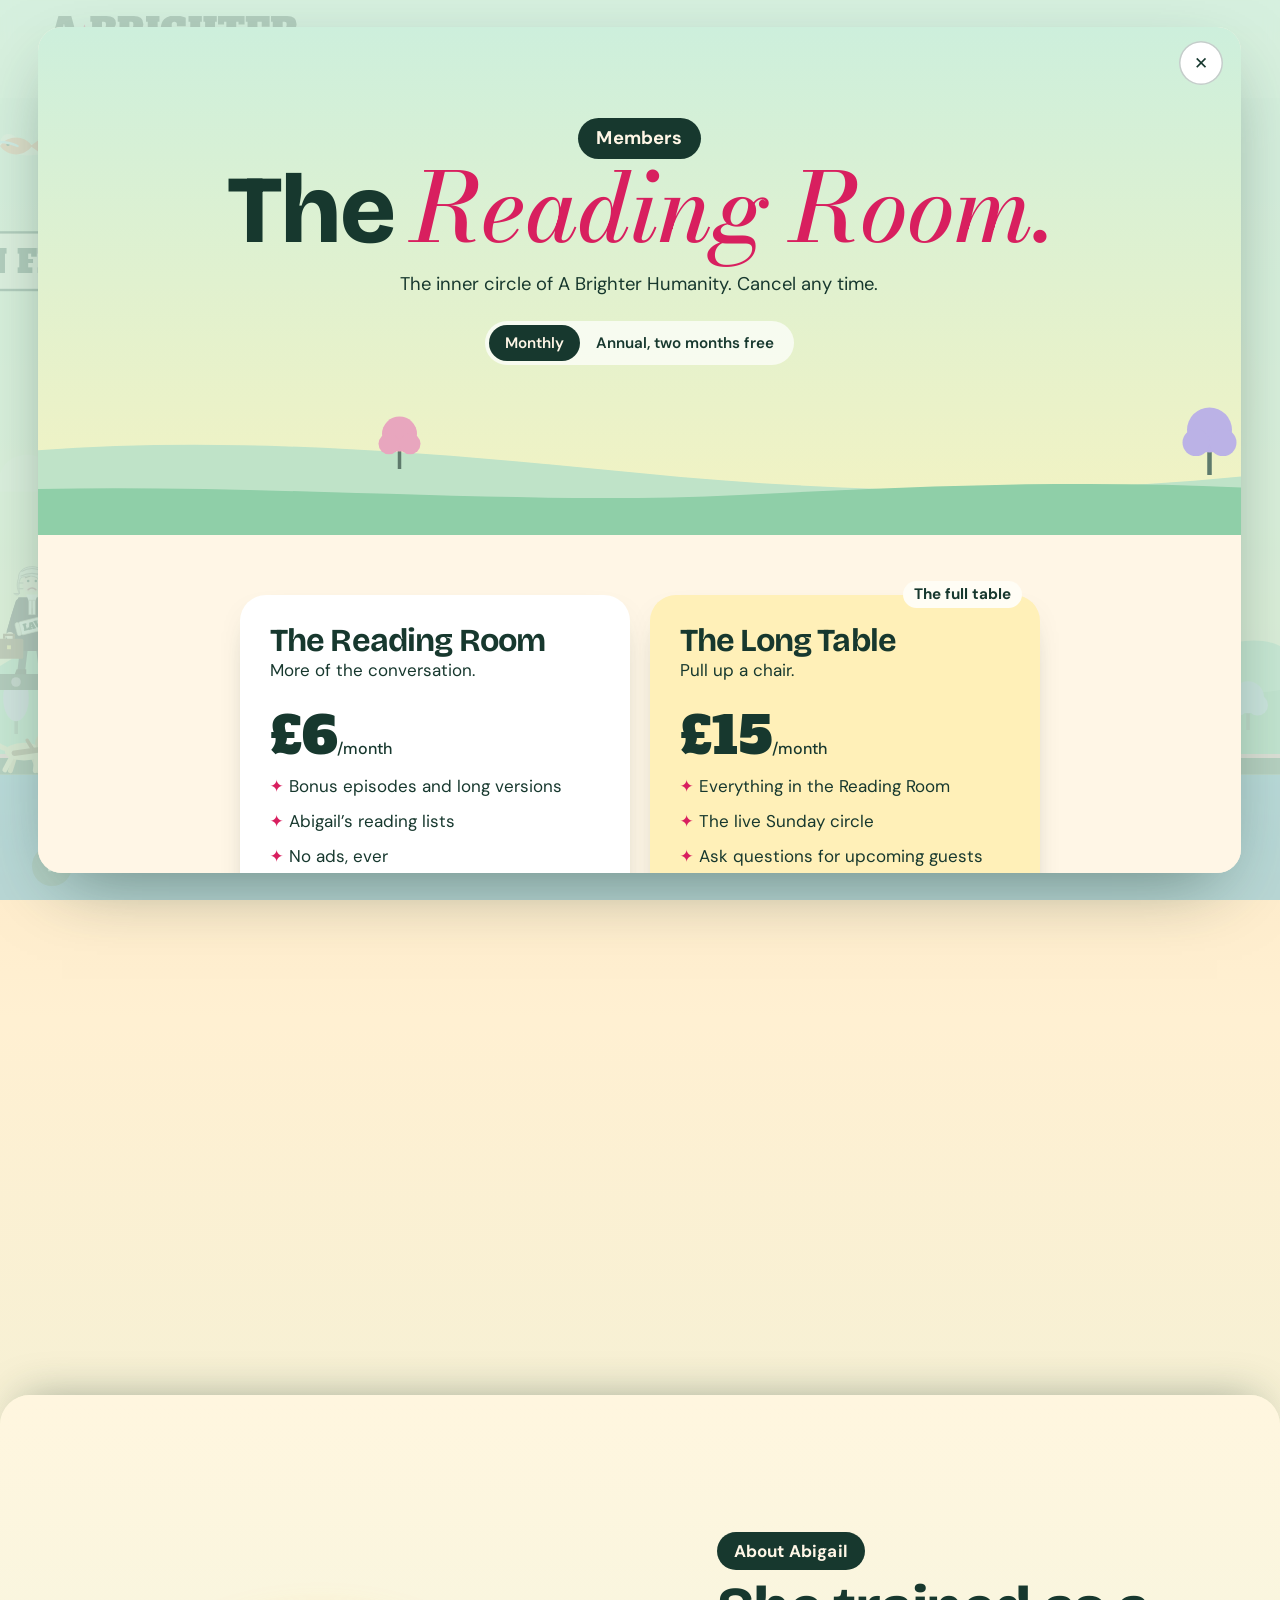
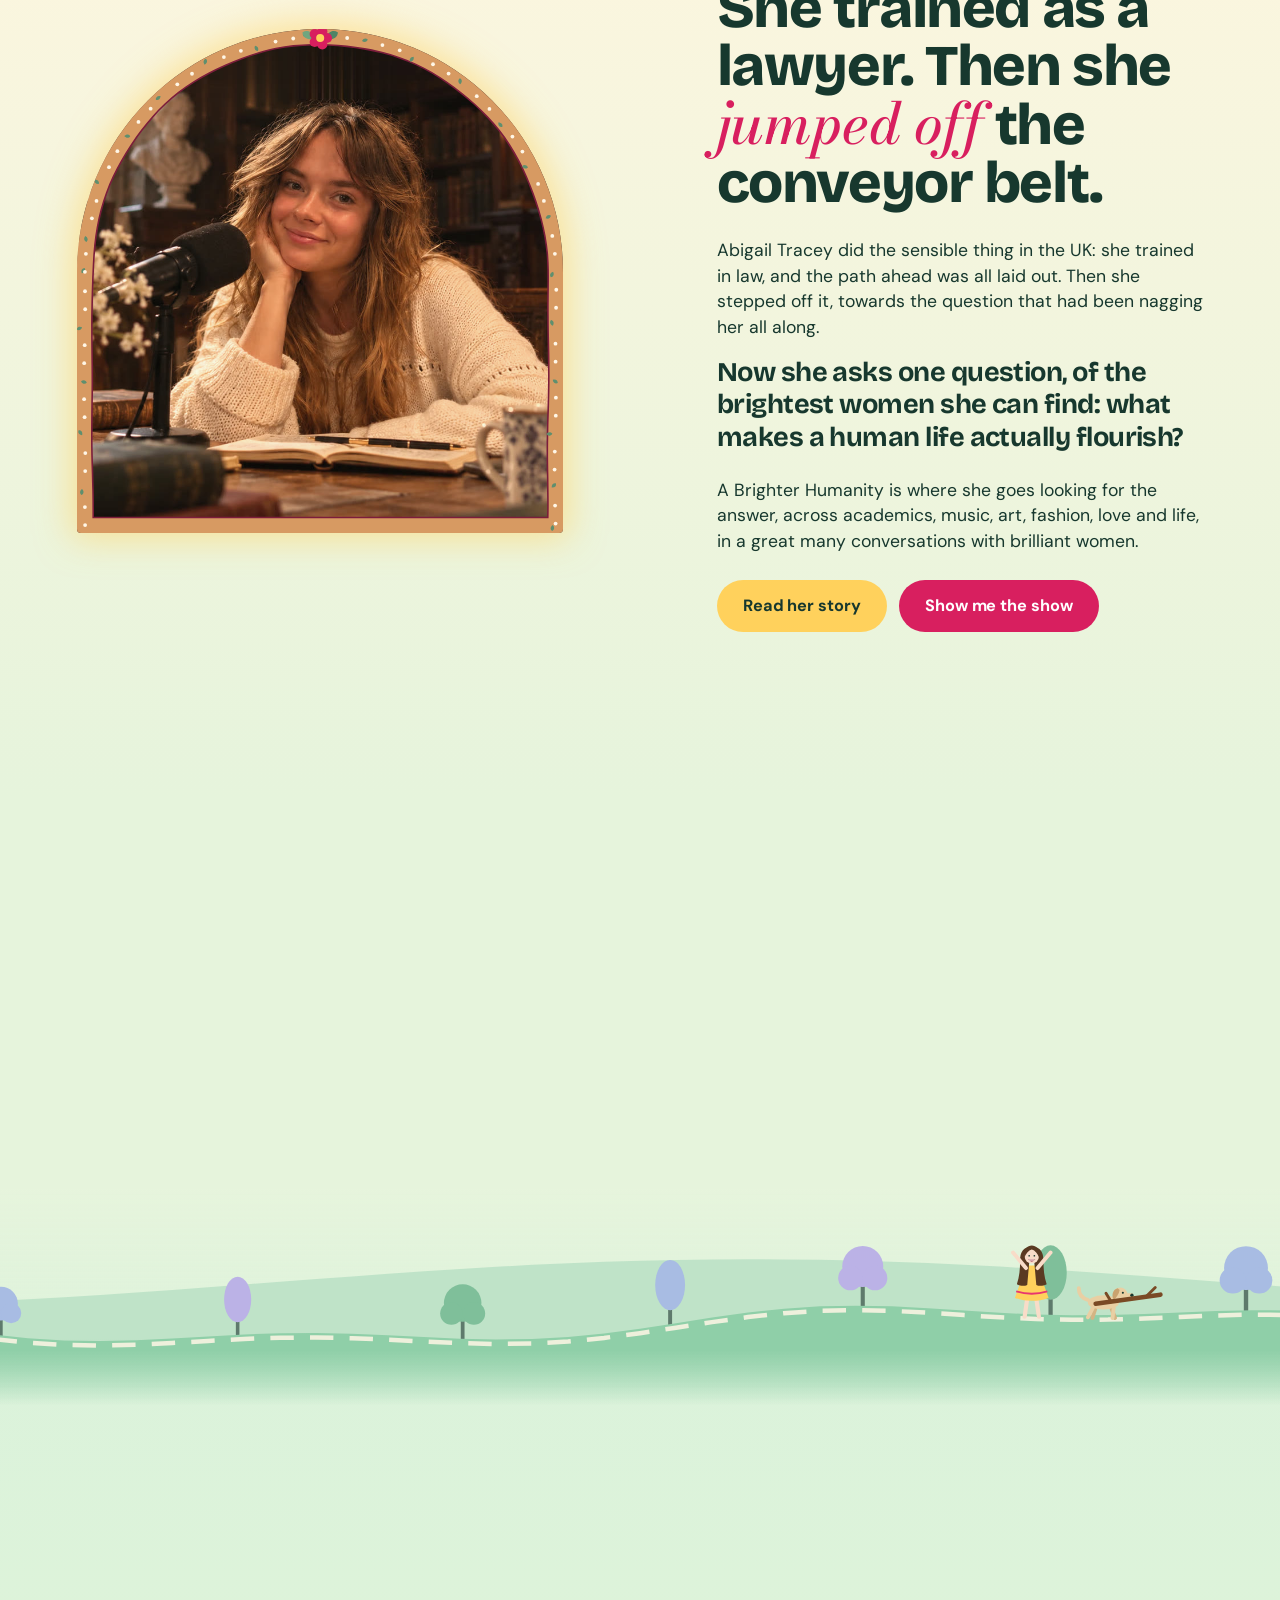
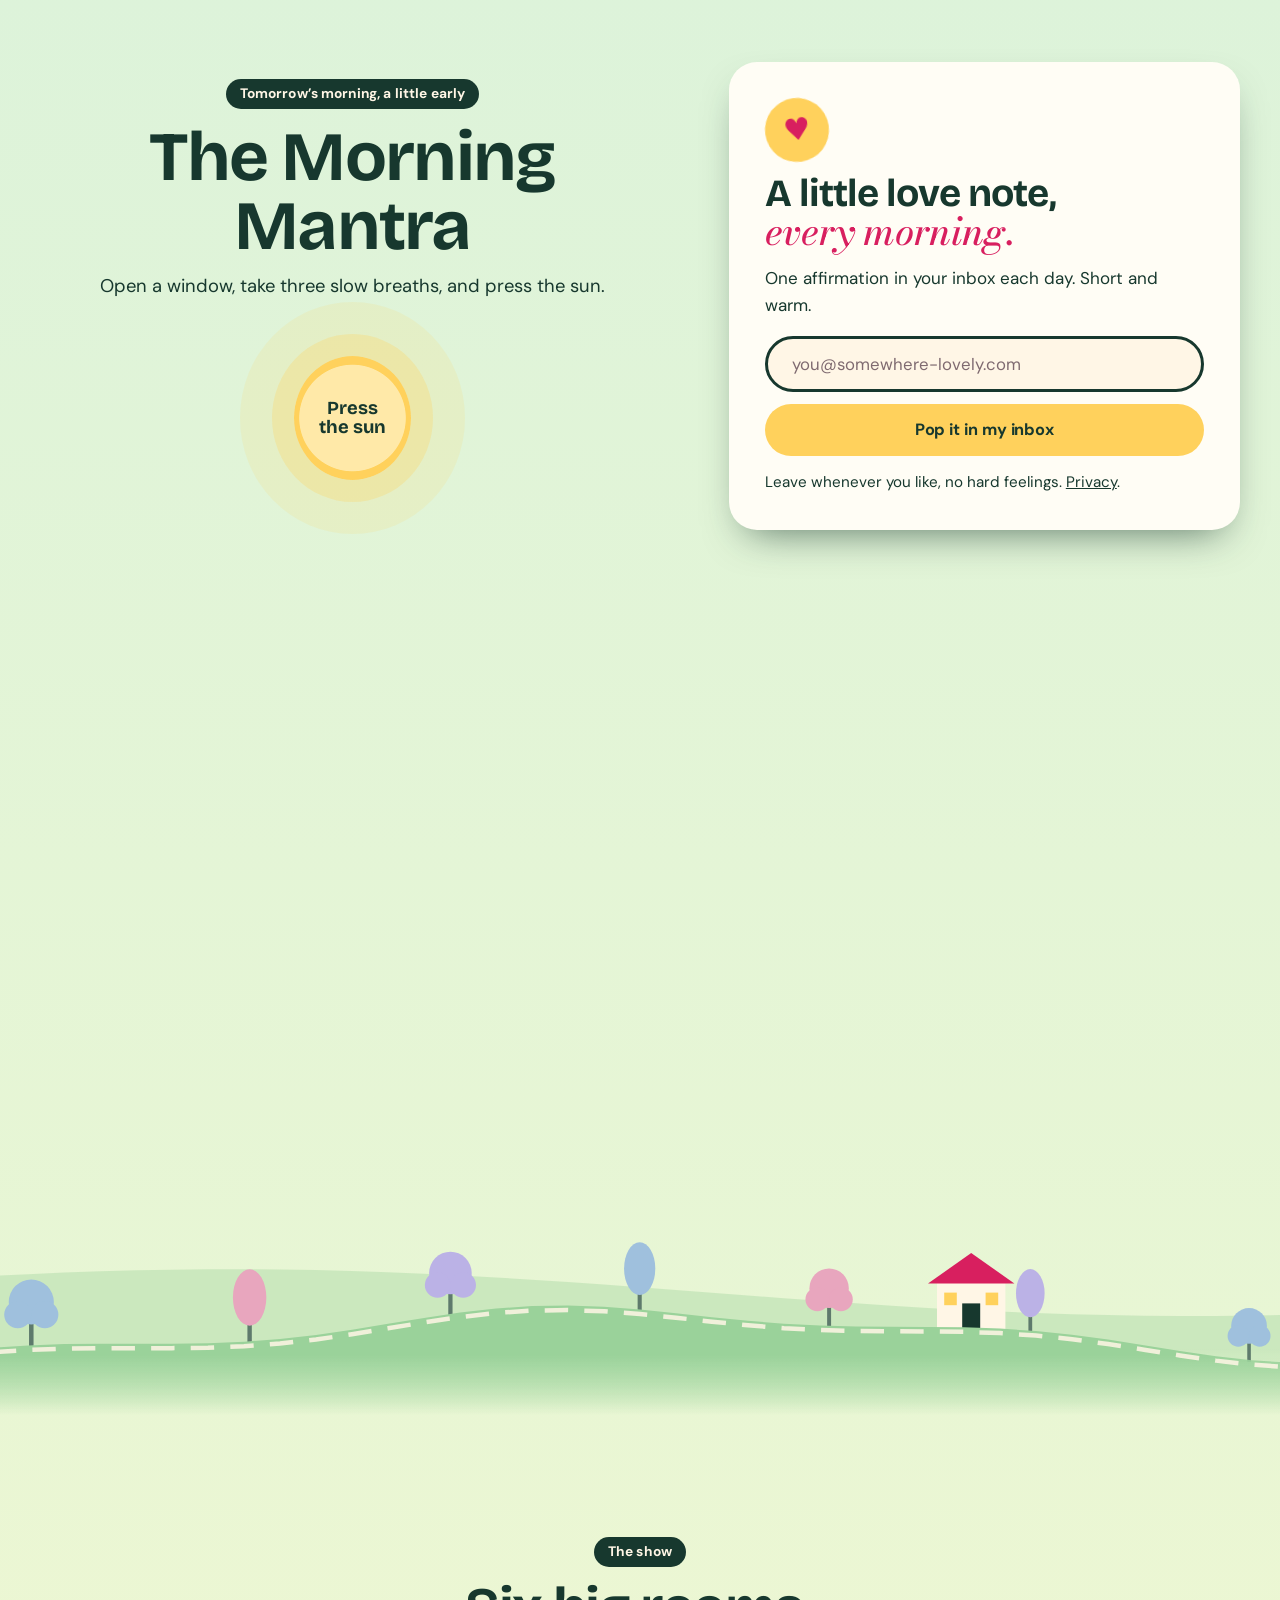
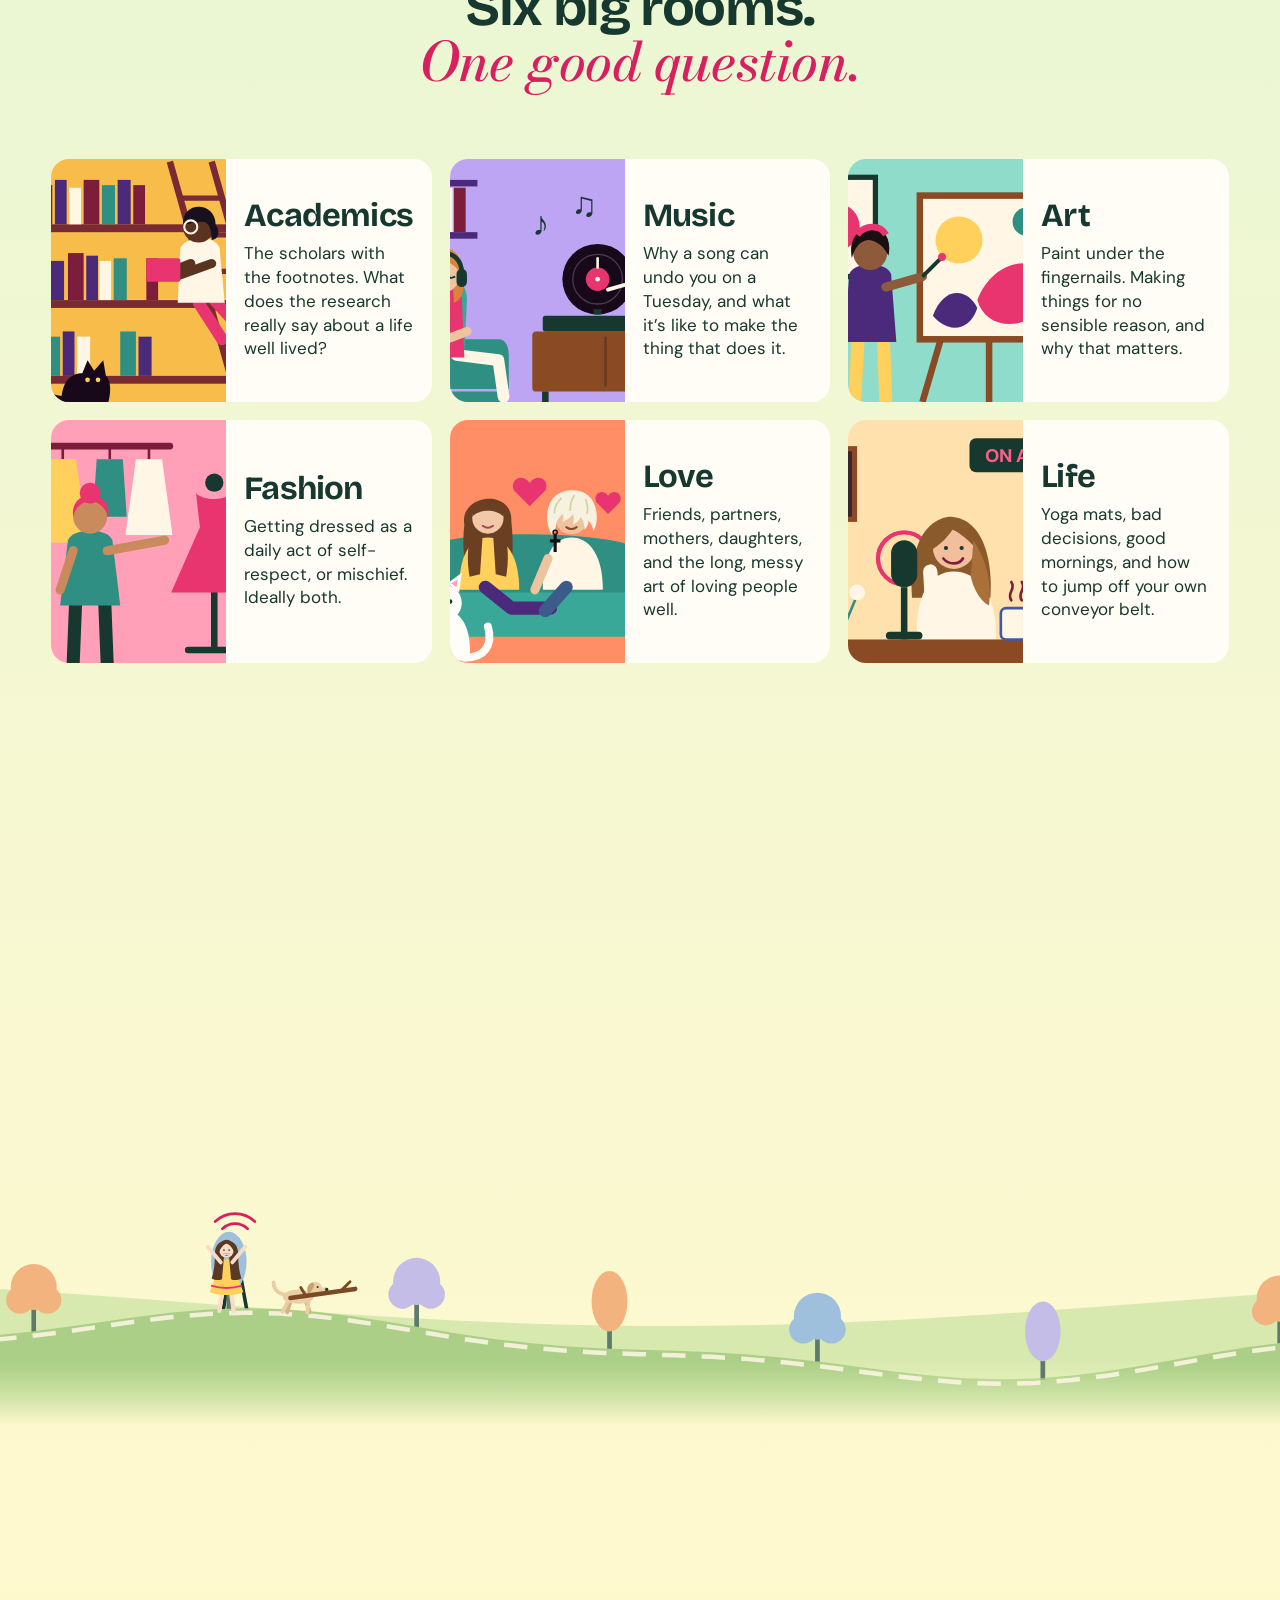
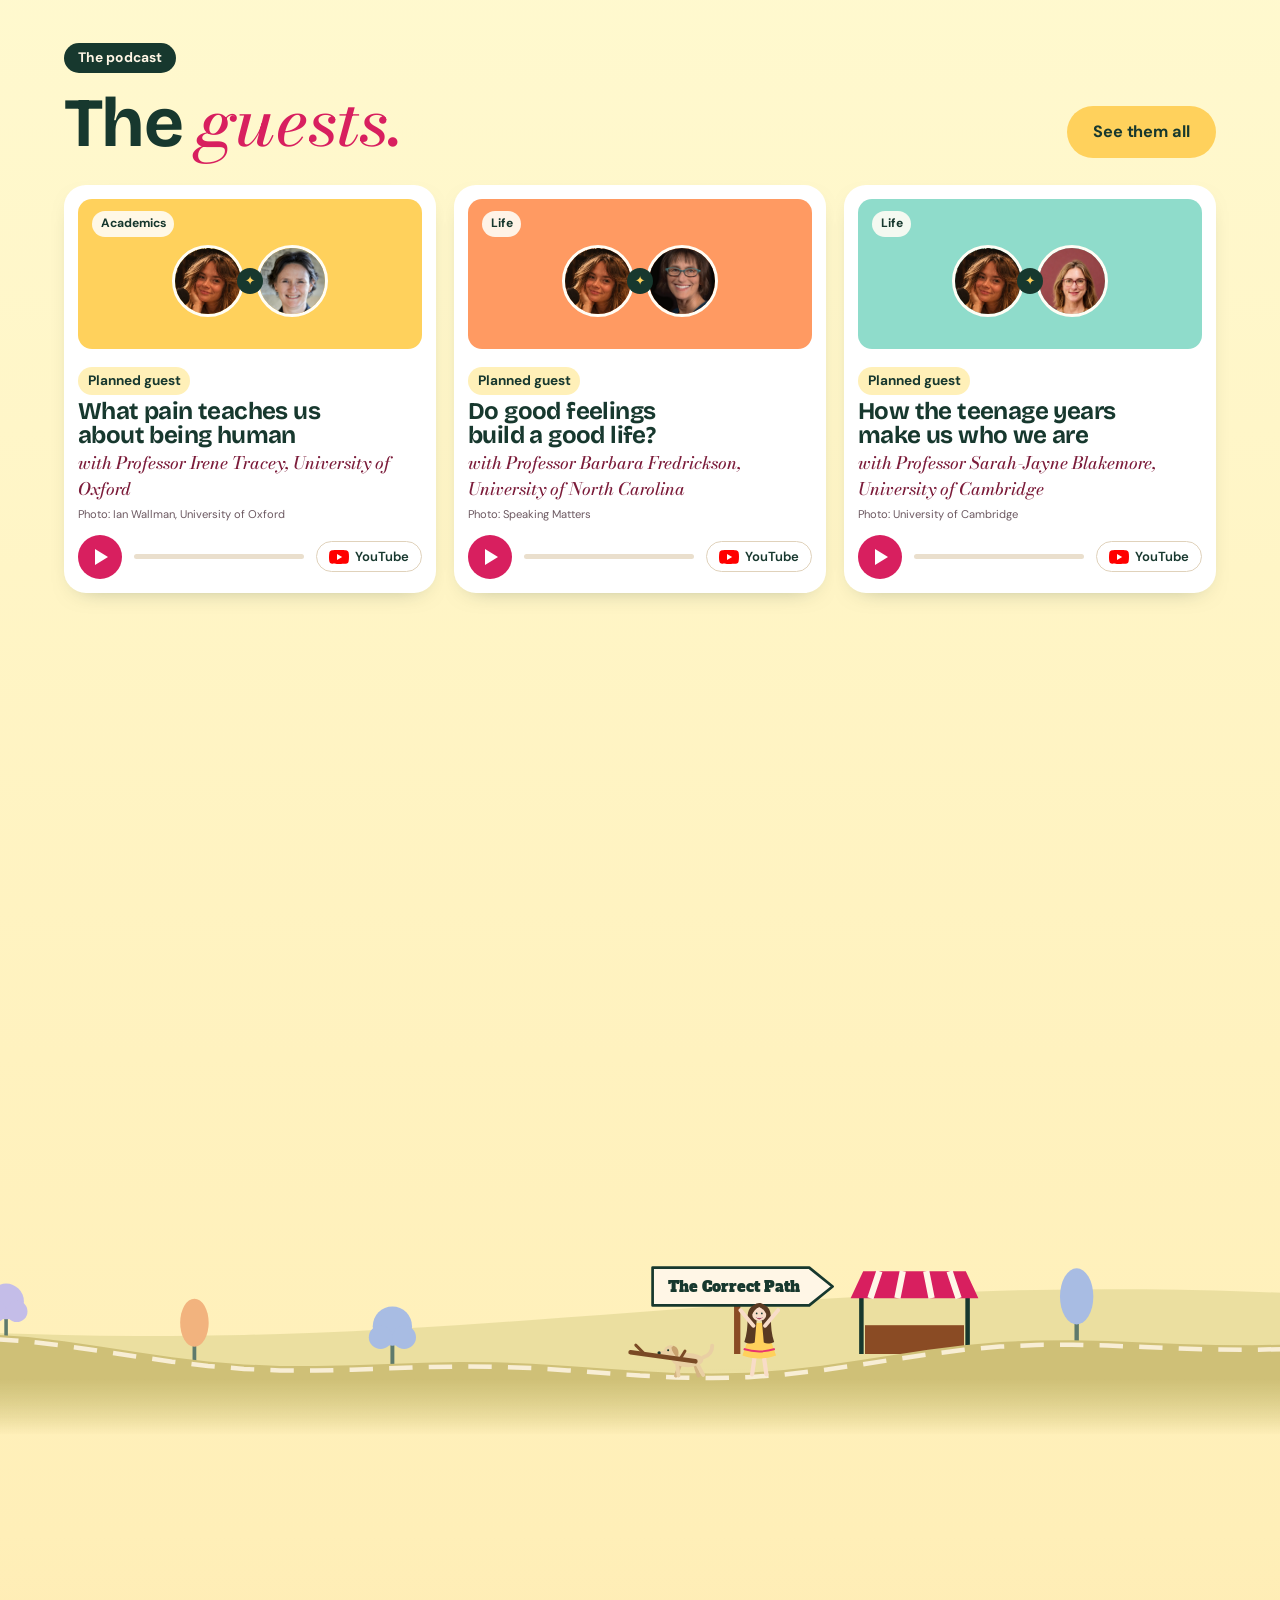
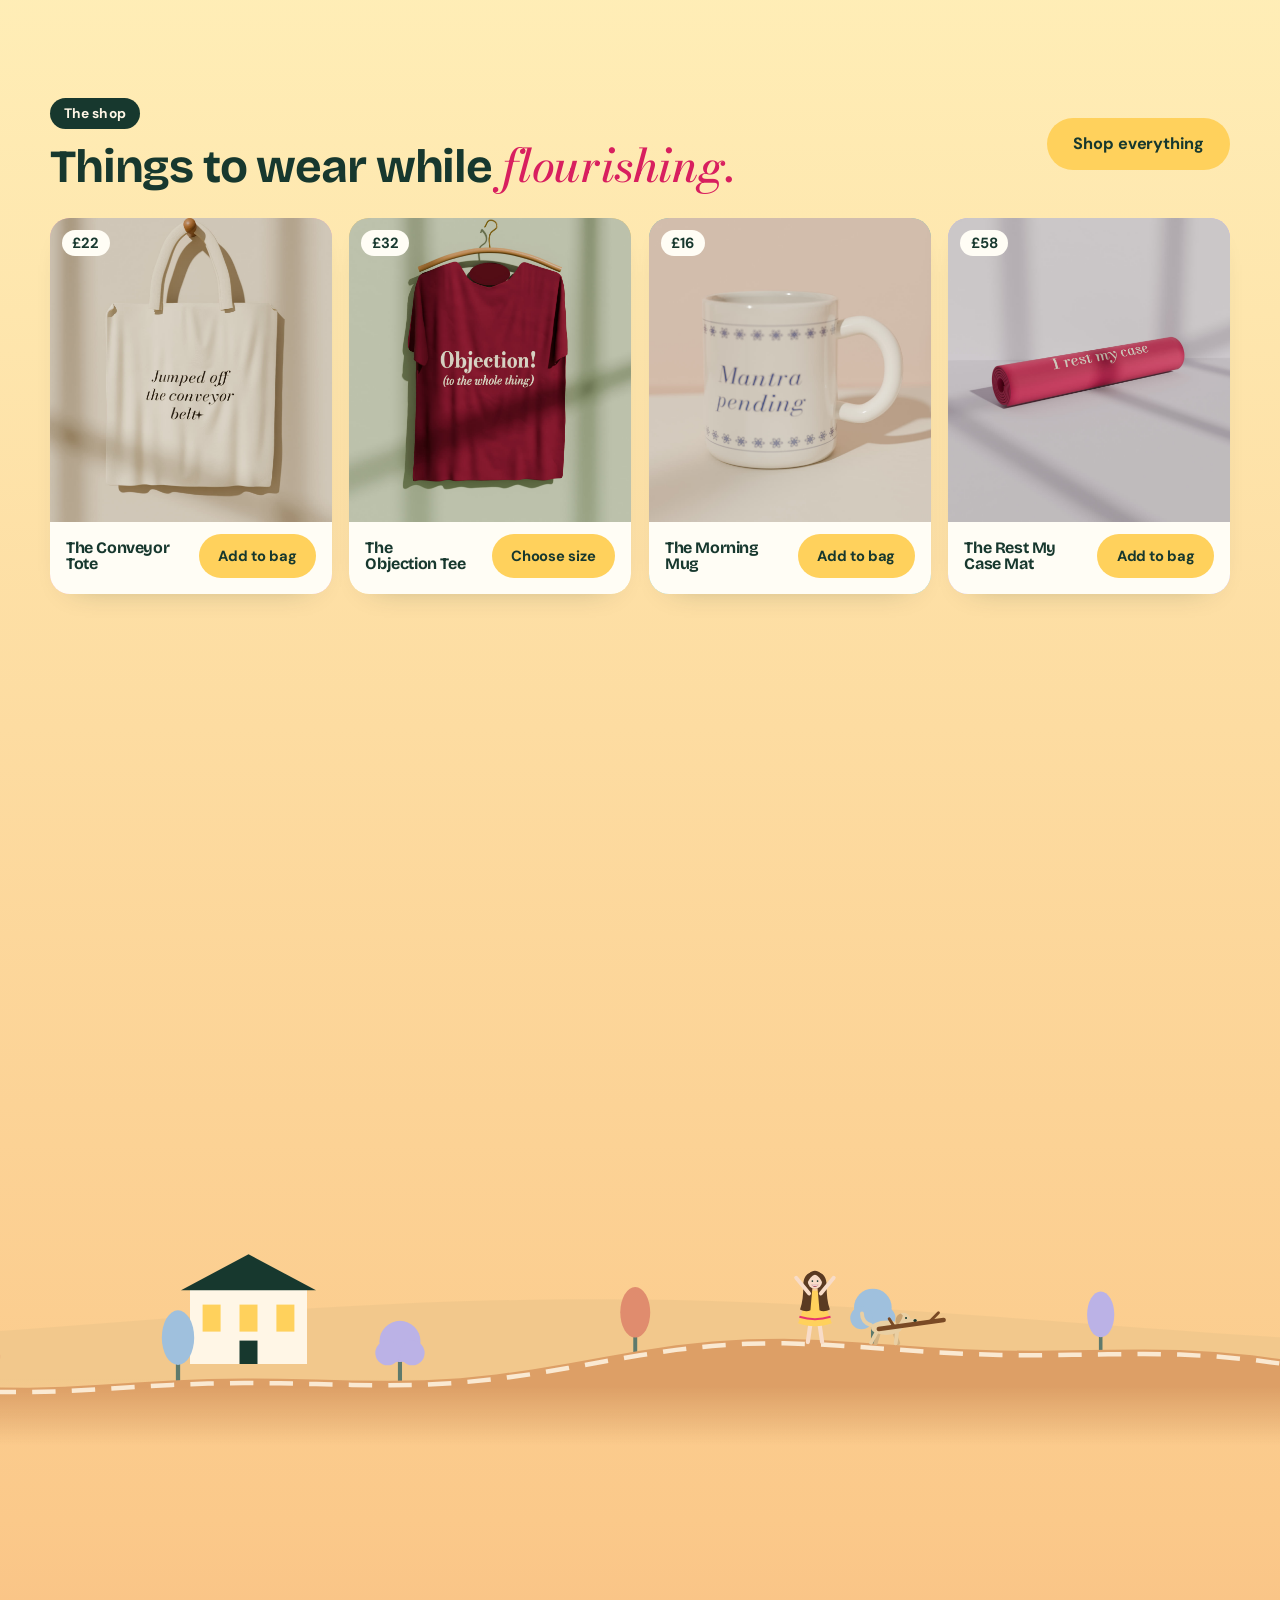
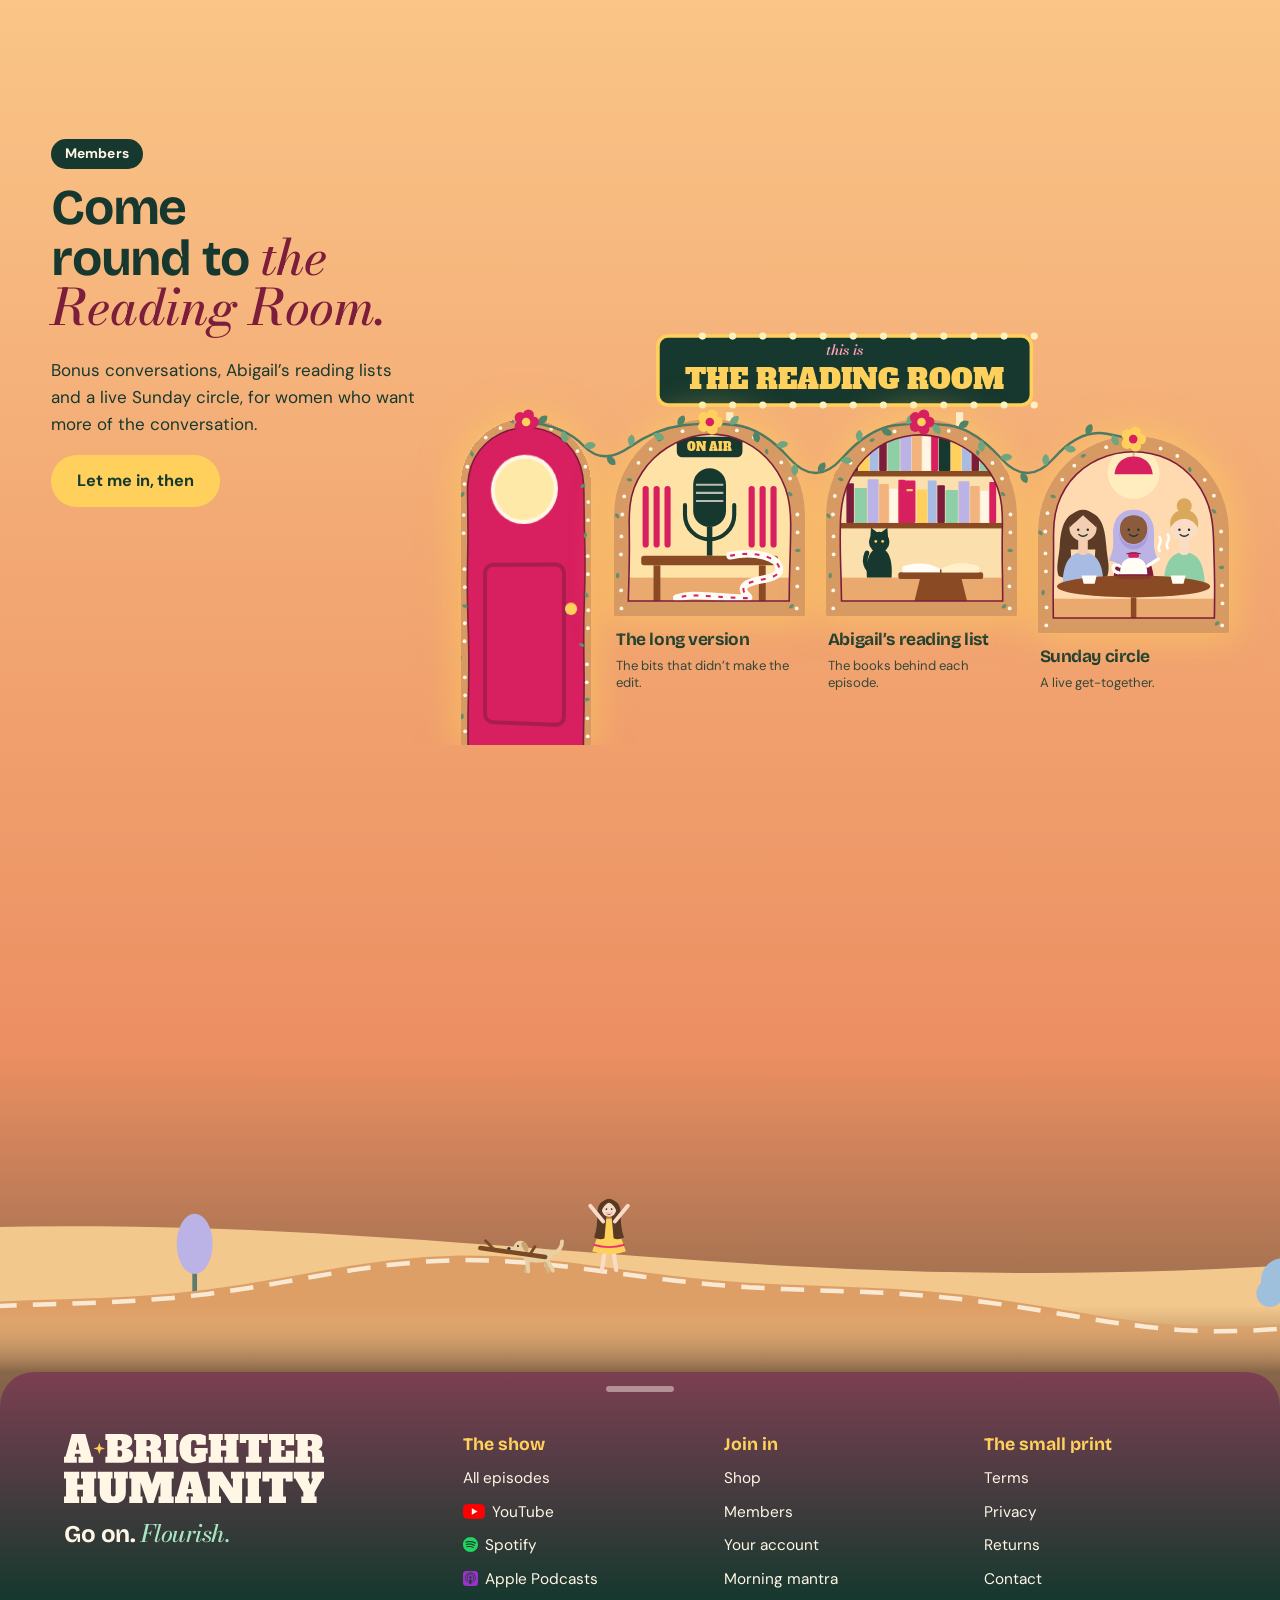
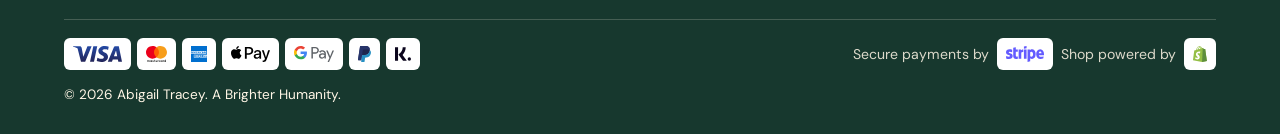
<file: members.html>
<!doctype html>
<html lang="en-GB">
<head>
<meta charset="utf-8">
<meta name="robots" content="noindex, nofollow">
<meta name="viewport" content="width=device-width, initial-scale=1">
<title>Members | A Brighter Humanity</title>
<meta name="description" content="Join the Reading Room.">
<meta name="theme-color" content="#17382E">
<link rel="icon" href="assets/img/favicon.svg" type="image/svg+xml">
<link rel="stylesheet" href="assets/styles.css?v=20261112c">
</head>
<body class="inner">
<a class="skip" href="#main">Skip to the good bit</a>
<div data-nav></div>
<main id="main">
<section class="page-head dark"><p class="eyebrow">Members</p><h1>The <em>Reading Room.</em></h1><p>The inner circle of A Brighter Humanity. Cancel any time.</p><div class="bill-toggle" role="group" aria-label="Billing period"><button type="button" class="on" data-bill="monthly">Monthly</button><button type="button" data-bill="annual">Annual, two months free</button></div></section>
<section class="wrap plans" data-plans></section>
<section class="wrap"><h2 class="center">What’s <em>inside.</em></h2><div class="inside"><article><span>✦</span><h3>Bonus conversations</h3><p>The long versions, and members-only episodes.</p></article><article><span>✦</span><h3>The reading list</h3><p>The books behind each episode, with Abigail’s notes.</p></article><article><span>✦</span><h3>Sunday circle</h3><p>A live monthly get-together over video.</p></article><article><span>✦</span><h3>First dibs</h3><p>Early access to every shop drop, with a member discount.</p></article></div>
<h2 class="center faq-h">Good <em>questions.</em></h2><div class="faq"><details><summary>Can I cancel?</summary><p>Yes, any time from your account. You keep access until the end of the period you’ve paid for.</p></details><details><summary>Who is it for?</summary><p>Women who want more of the conversation.</p></details><details><summary>How do I pay?</summary><p>By card, Apple Pay or Google Pay.</p></details></div>
<p class="center already">Already a member? <a href="account.html">Sign in</a>.</p></section>
</main>
<div data-footer></div>
<div class="toast" data-toast role="status" aria-live="polite"></div>
<script src="assets/data.js?v=20261112c"></script>
<script src="assets/site.js?v=20261112c"></script>
</body>
</html>
</file>
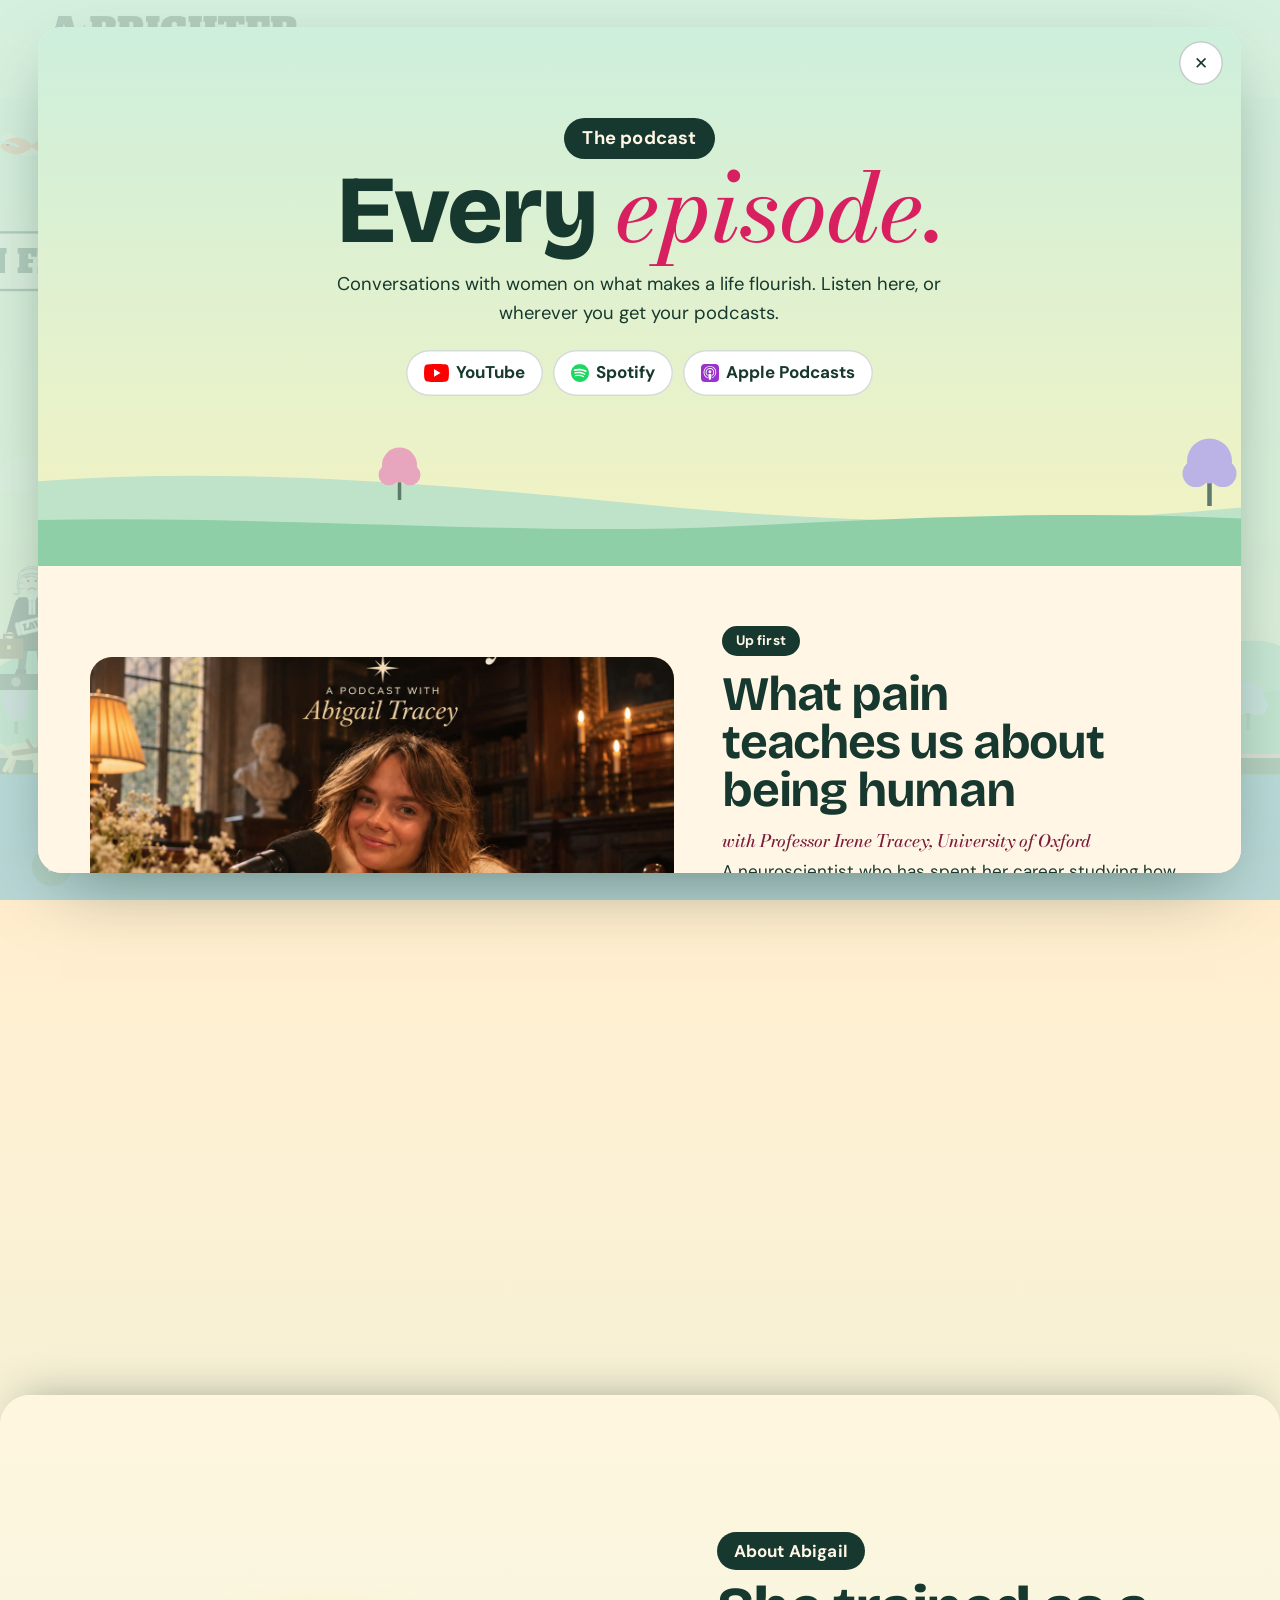
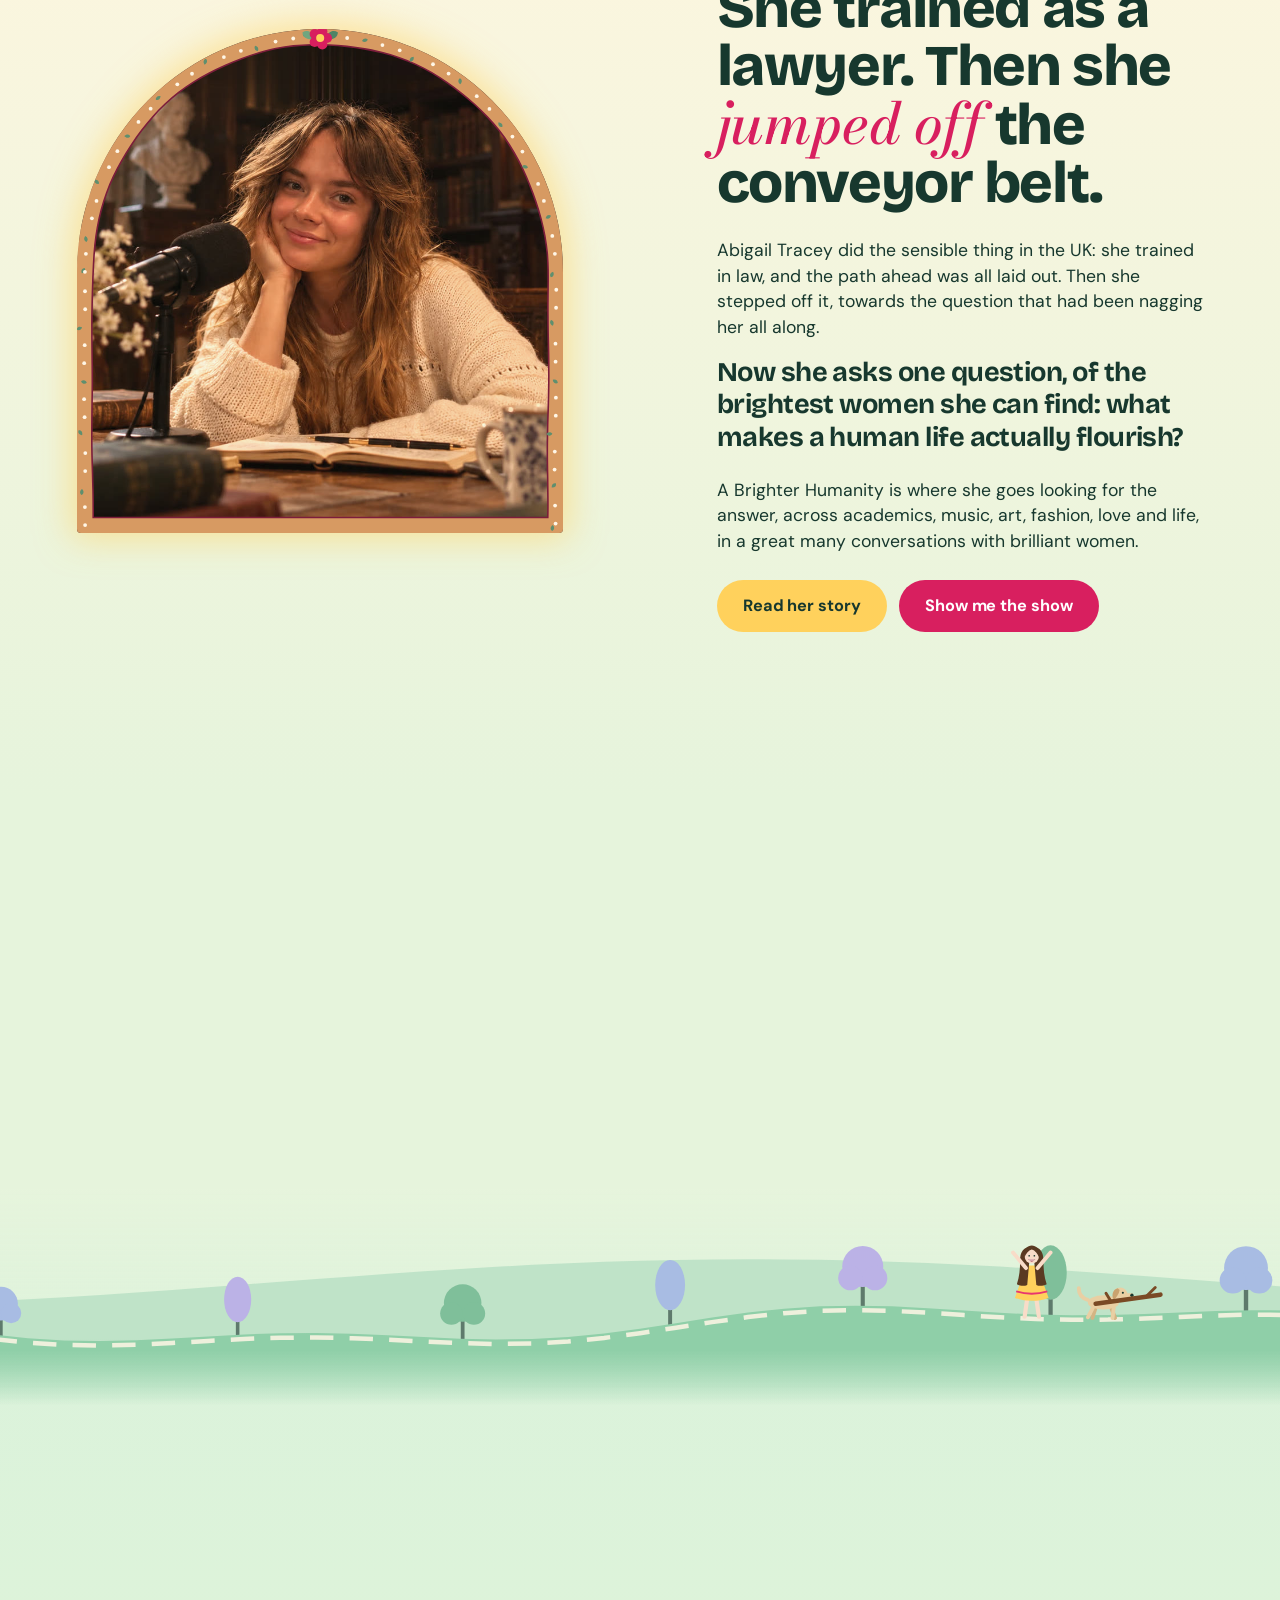
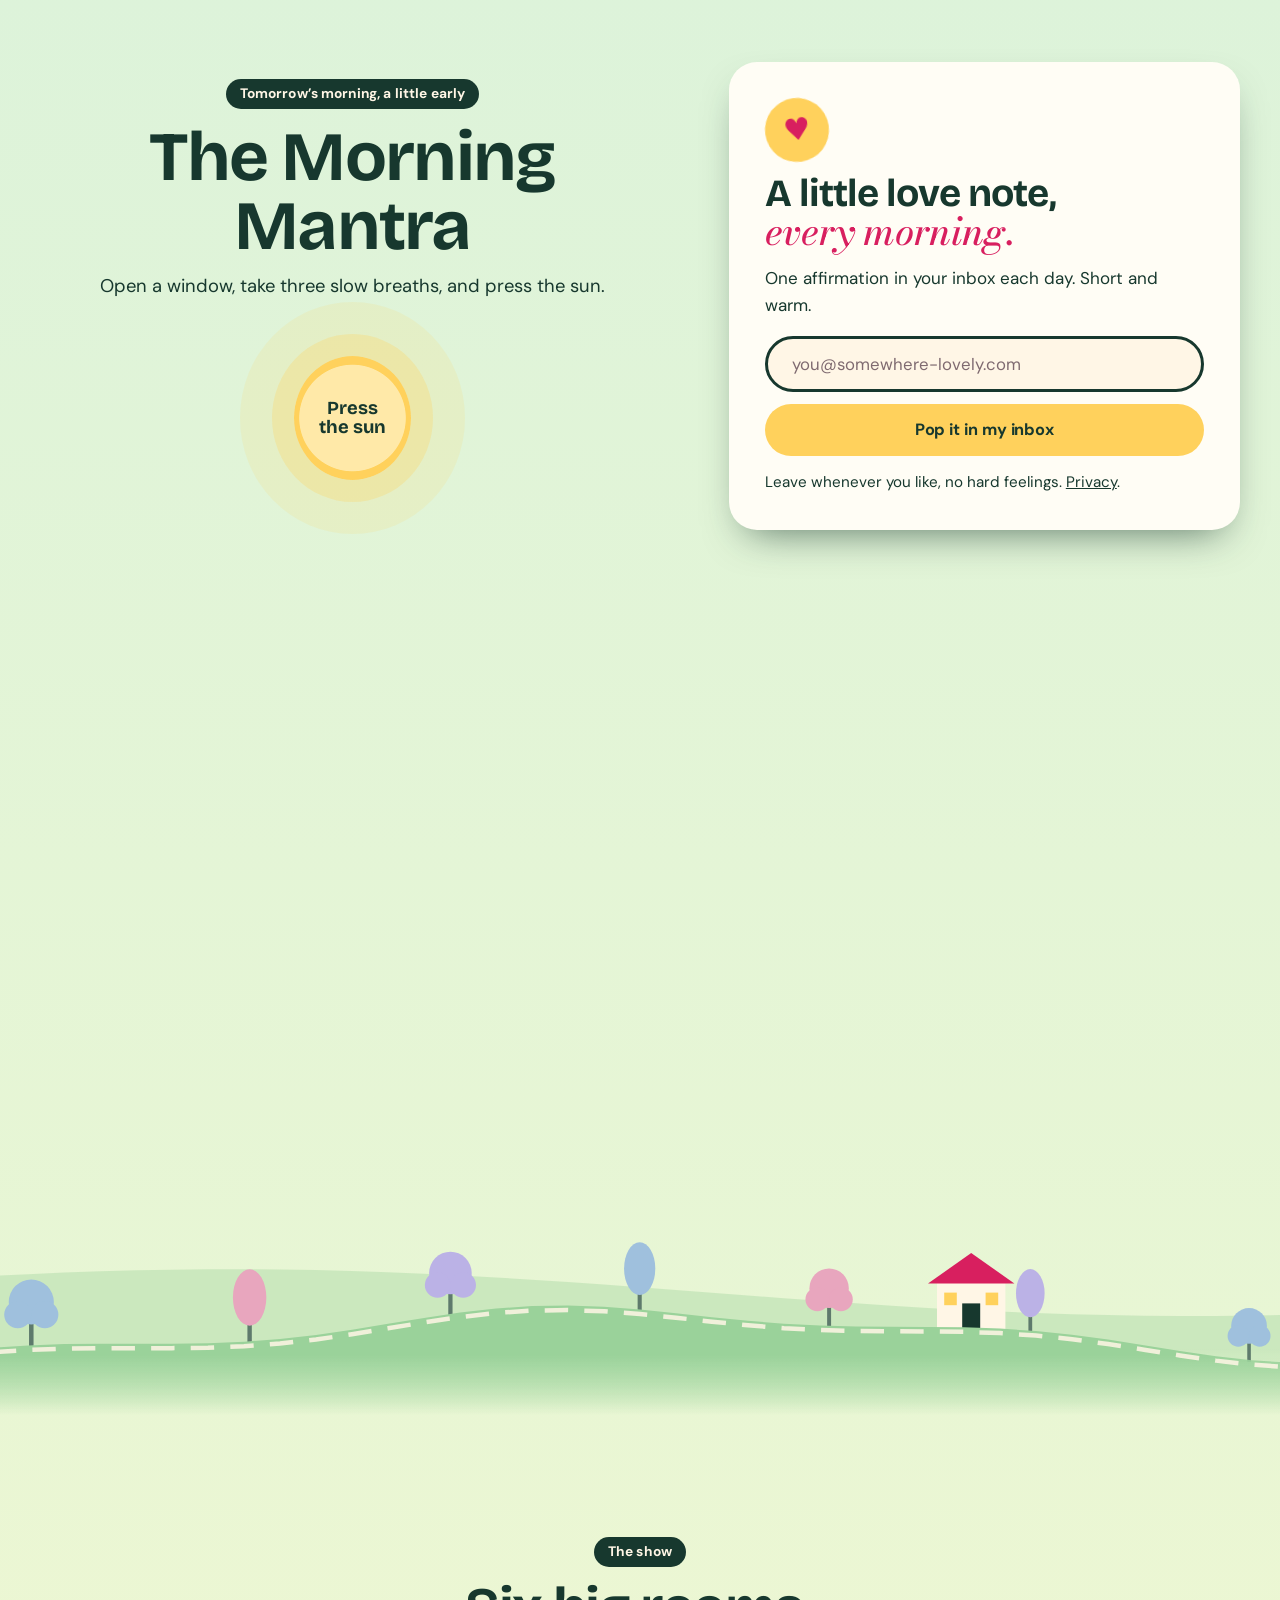
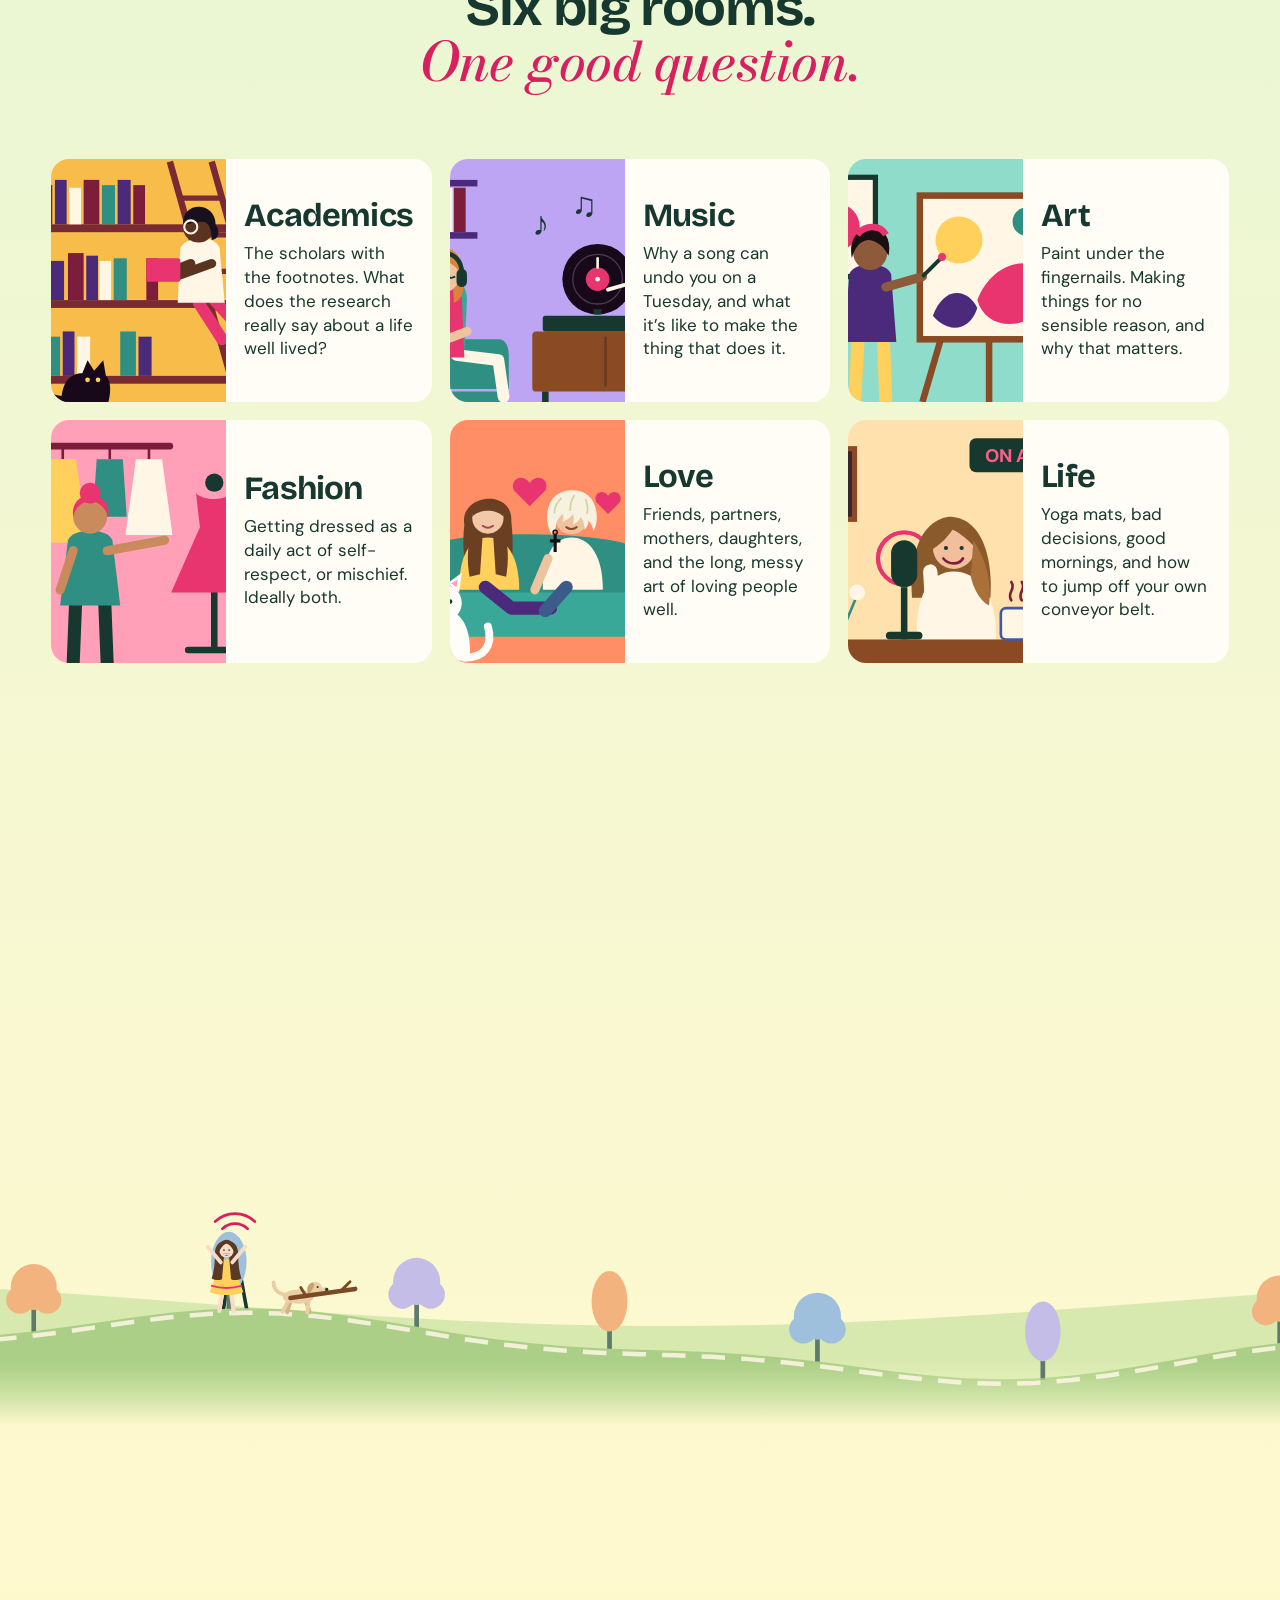
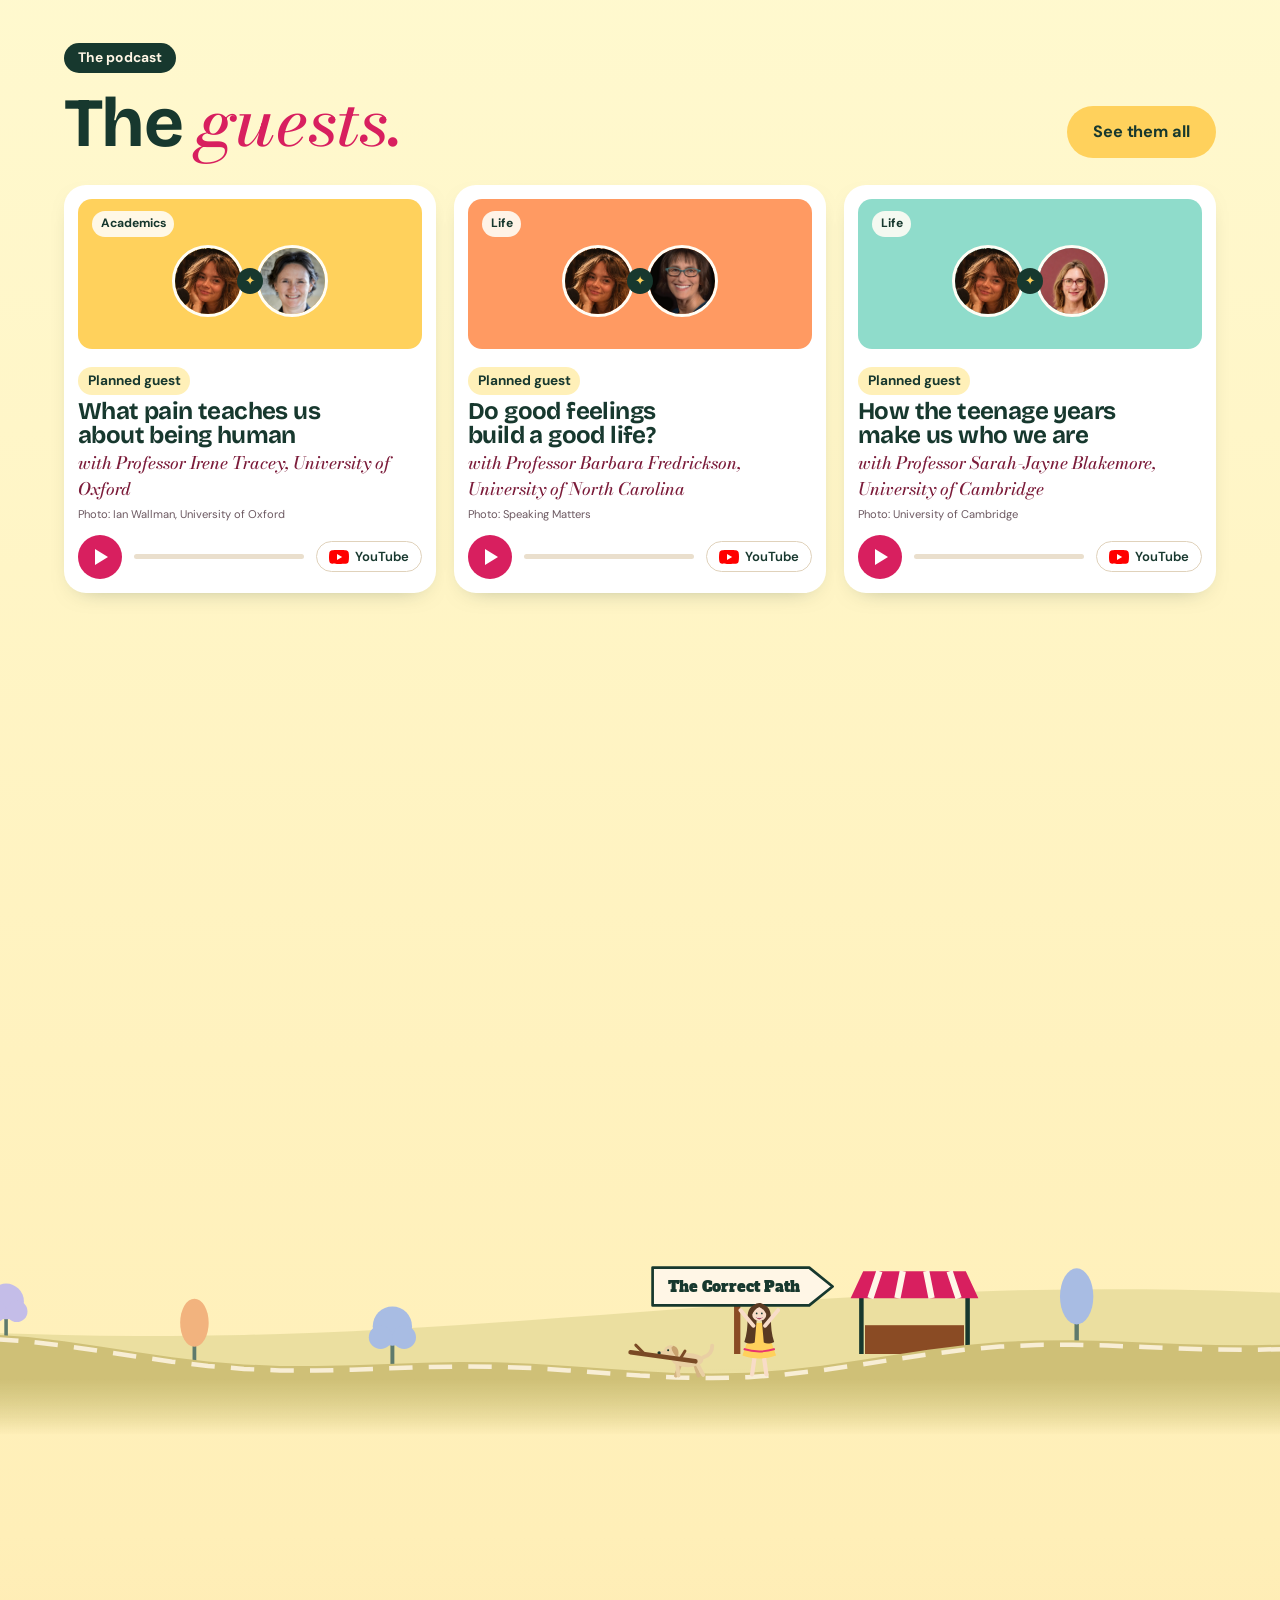
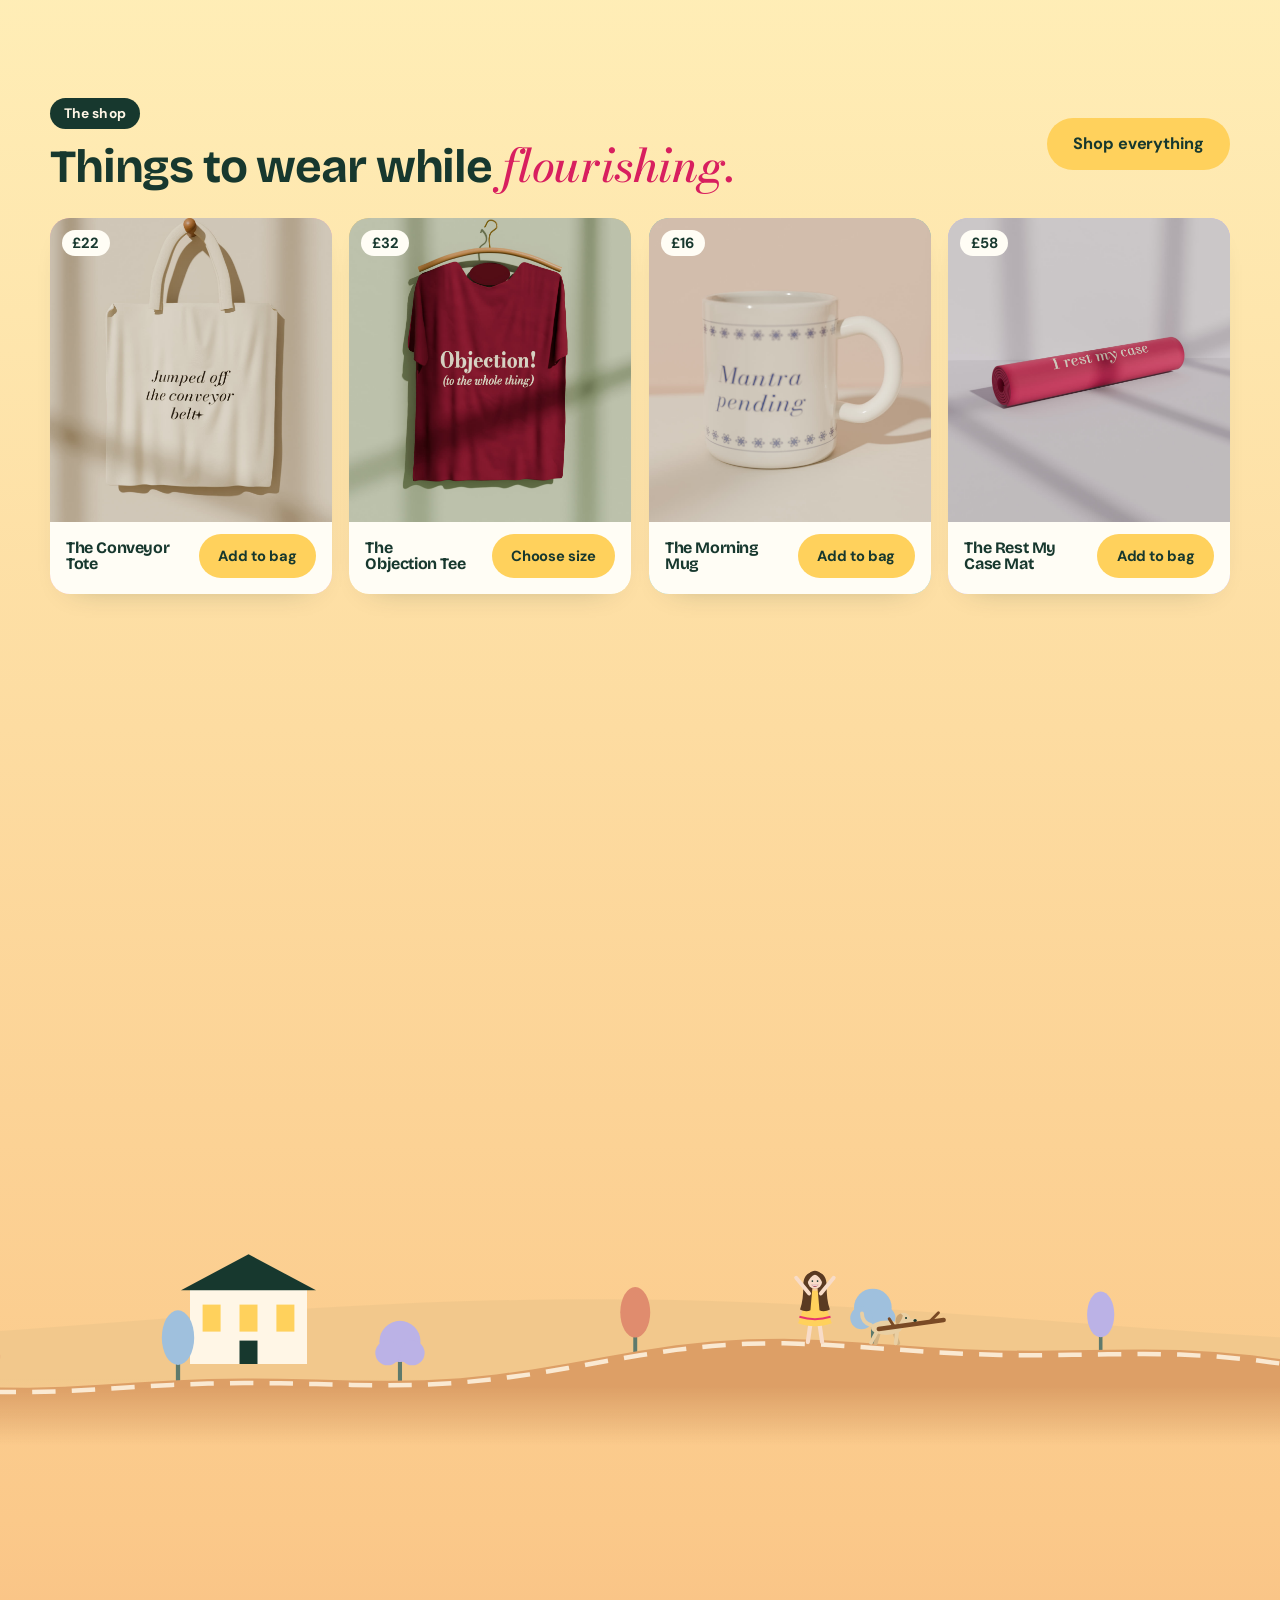
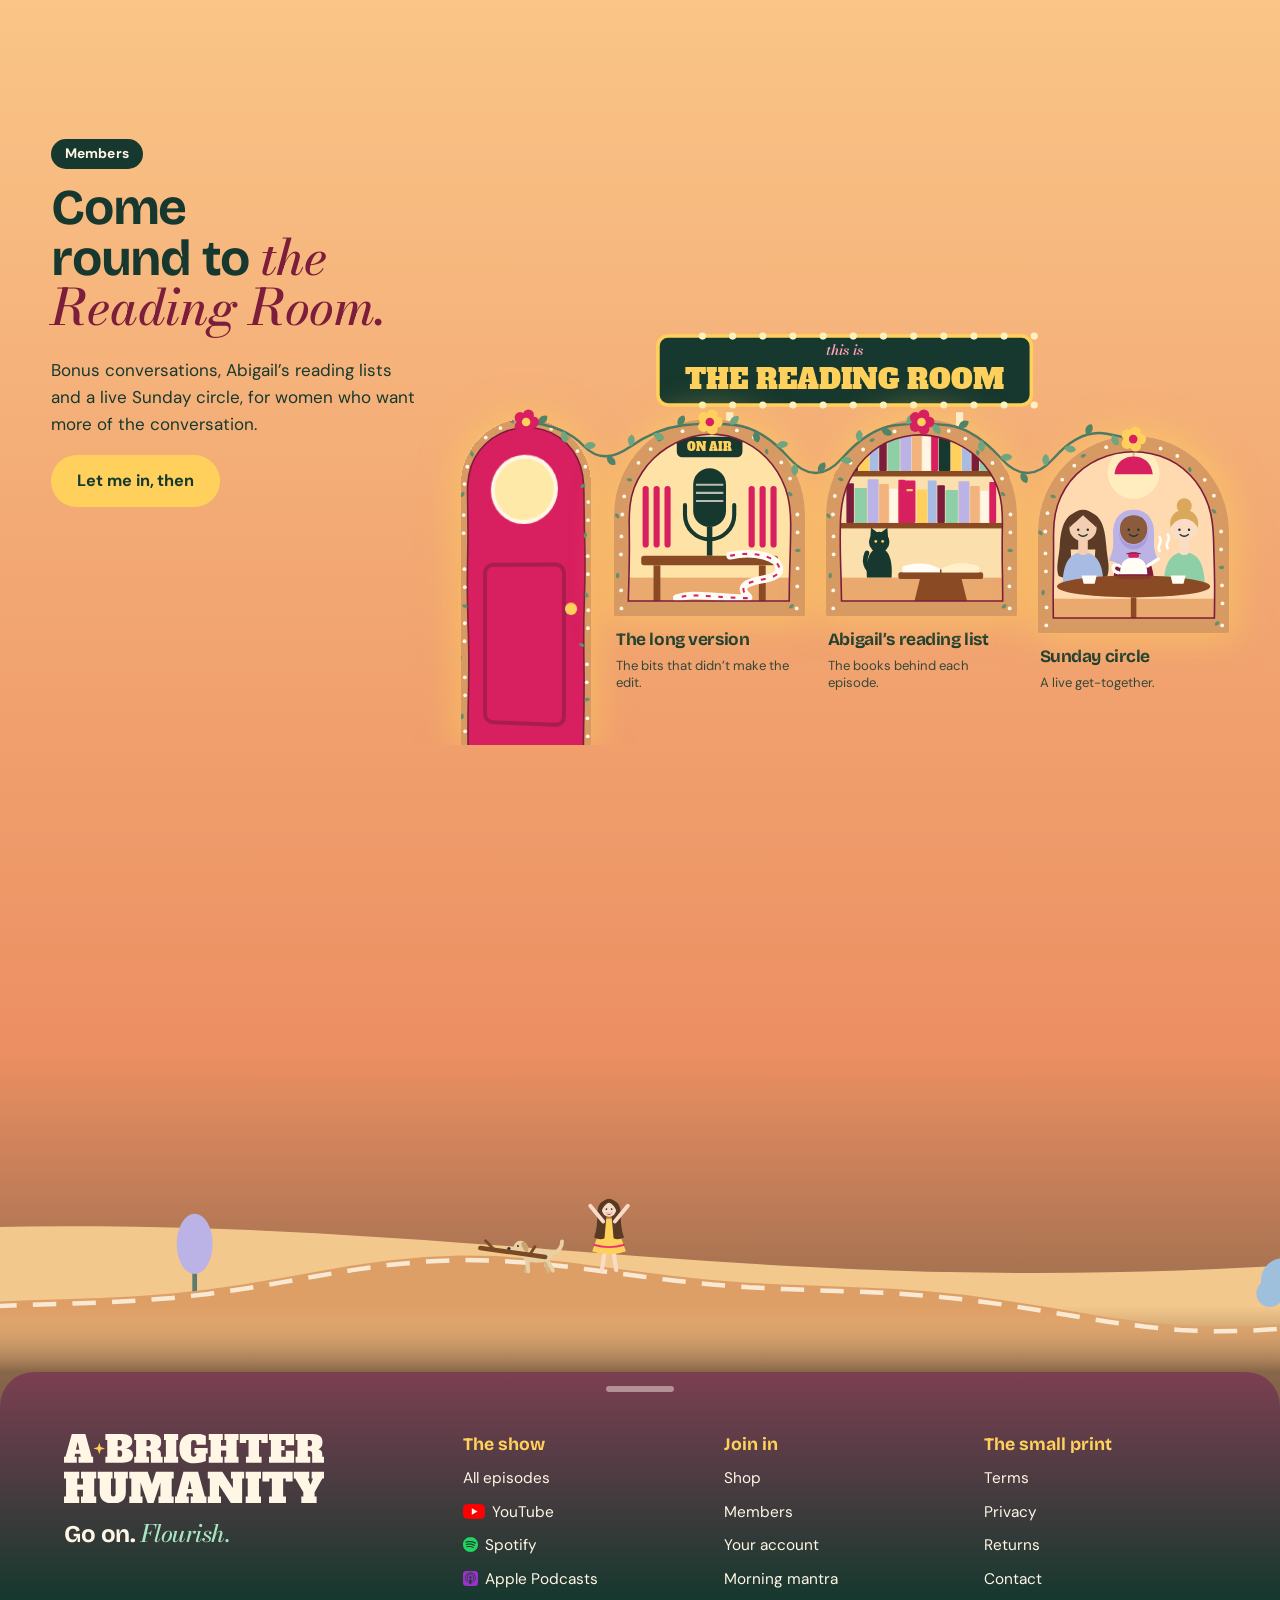
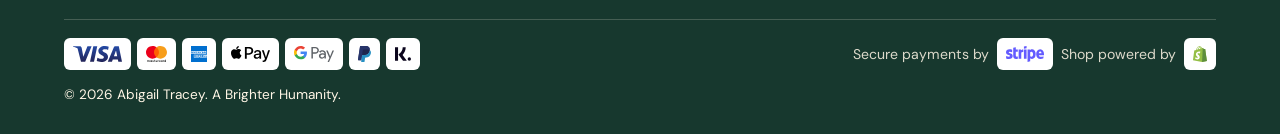
<file: podcast.html>
<!doctype html>
<html lang="en-GB">
<head>
<meta charset="utf-8">
<meta name="robots" content="noindex, nofollow">
<meta name="viewport" content="width=device-width, initial-scale=1">
<title>The podcast | A Brighter Humanity</title>
<meta name="description" content="Every episode of A Brighter Humanity with Abigail Tracey.">
<meta name="theme-color" content="#17382E">
<link rel="icon" href="assets/img/favicon.svg" type="image/svg+xml">
<link rel="stylesheet" href="assets/styles.css?v=20261112c">
</head>
<body class="inner">
<a class="skip" href="#main">Skip to the good bit</a>
<div data-nav></div>
<main id="main">
<section class="page-head dark"><p class="eyebrow">The podcast</p><h1>Every <em>episode.</em></h1><p>Conversations with women on what makes a life flourish. Listen here, or wherever you get your podcasts.</p>
<div class="platforms"><a class="plat" href="#" data-link="youtubeUrl" data-pending="The YouTube channel link goes here."><img class="brand" src="assets/img/listen/youtube.svg" alt="">YouTube</a><a class="plat" href="#" data-link="spotifyUrl" data-pending="The Spotify link goes here."><img class="brand" src="assets/img/listen/spotify.svg" alt="">Spotify</a><a class="plat" href="#" data-link="appleUrl" data-pending="The Apple Podcasts link goes here."><img class="brand" src="assets/img/listen/apple-podcasts.svg" alt="">Apple Podcasts</a></div></section>
<section class="wrap"><div class="featured" data-featured></div><div class="chips" data-chips role="group" aria-label="Filter by theme"></div><div class="ep-list" data-episodes></div></section>
</main>
<div data-footer></div>
<div class="toast" data-toast role="status" aria-live="polite"></div>
<script src="assets/data.js?v=20261112c"></script>
<script src="assets/site.js?v=20261112c"></script>
</body>
</html>
</file>
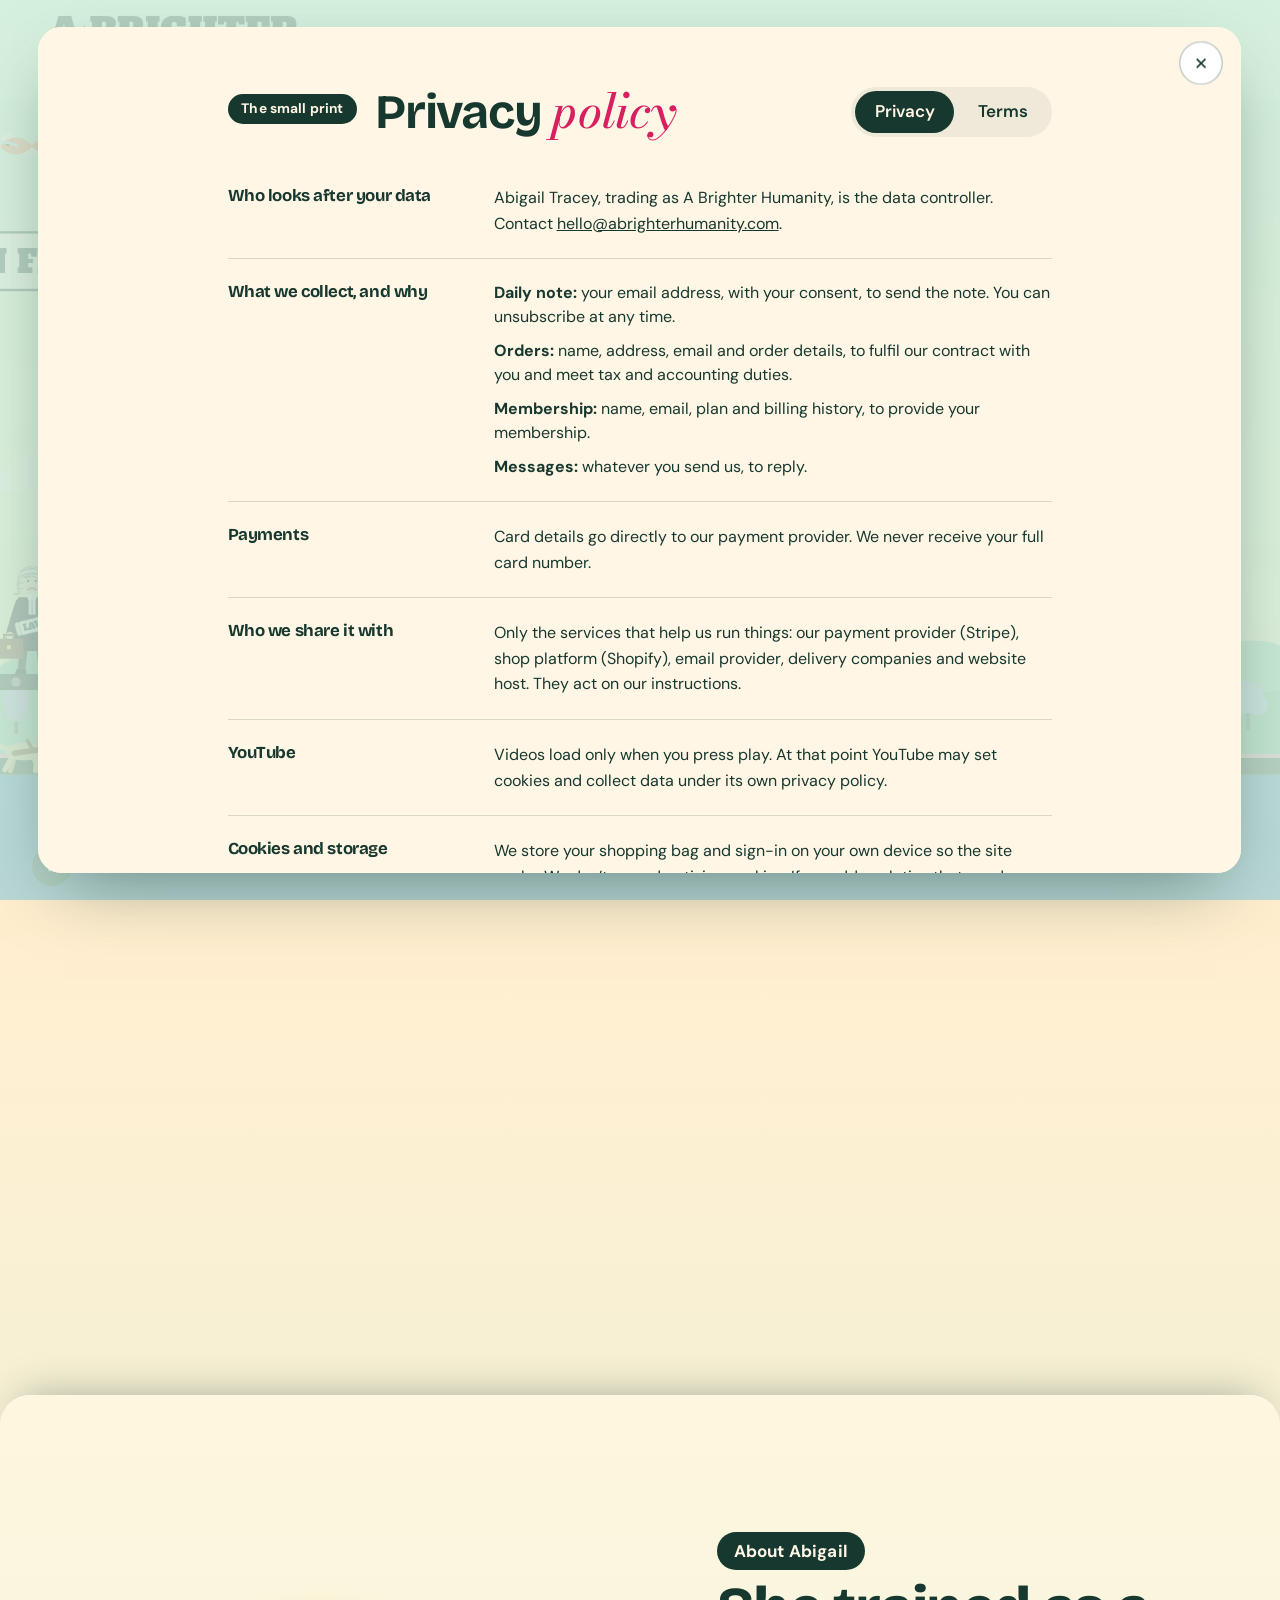
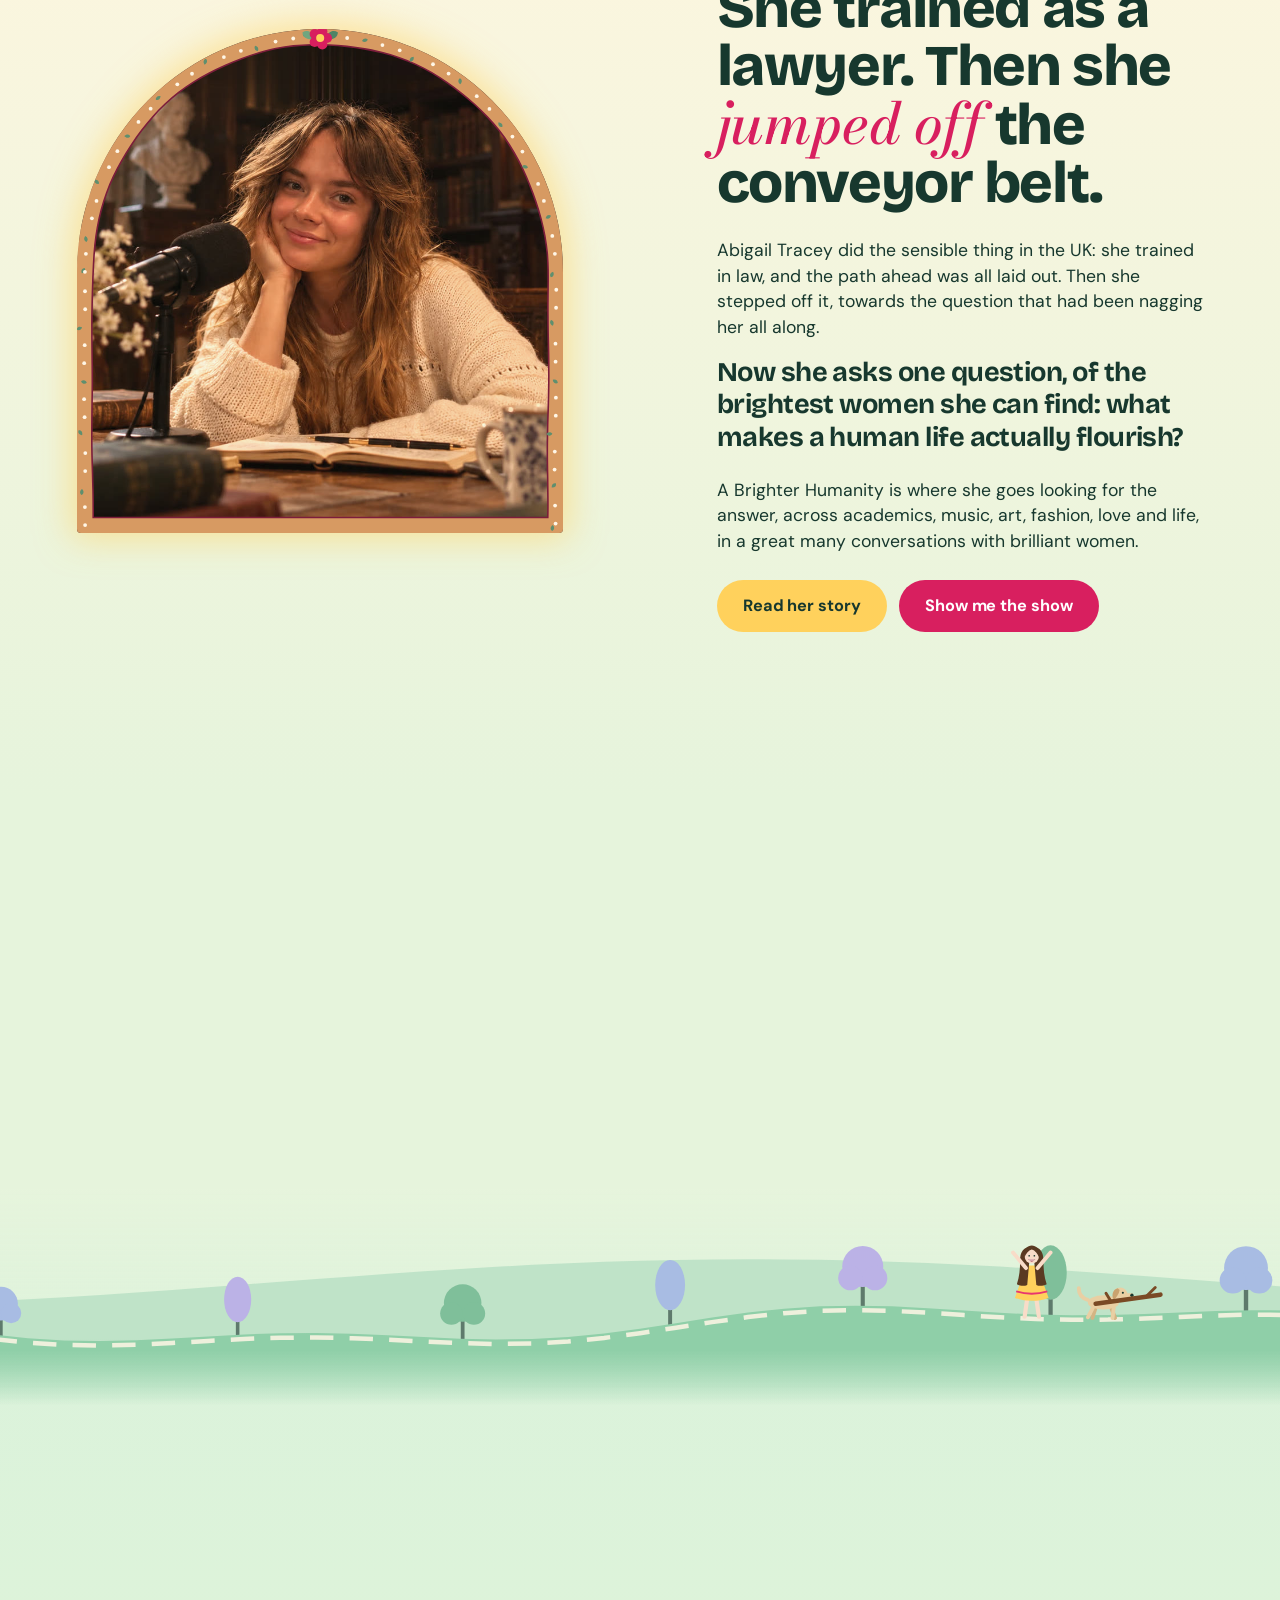
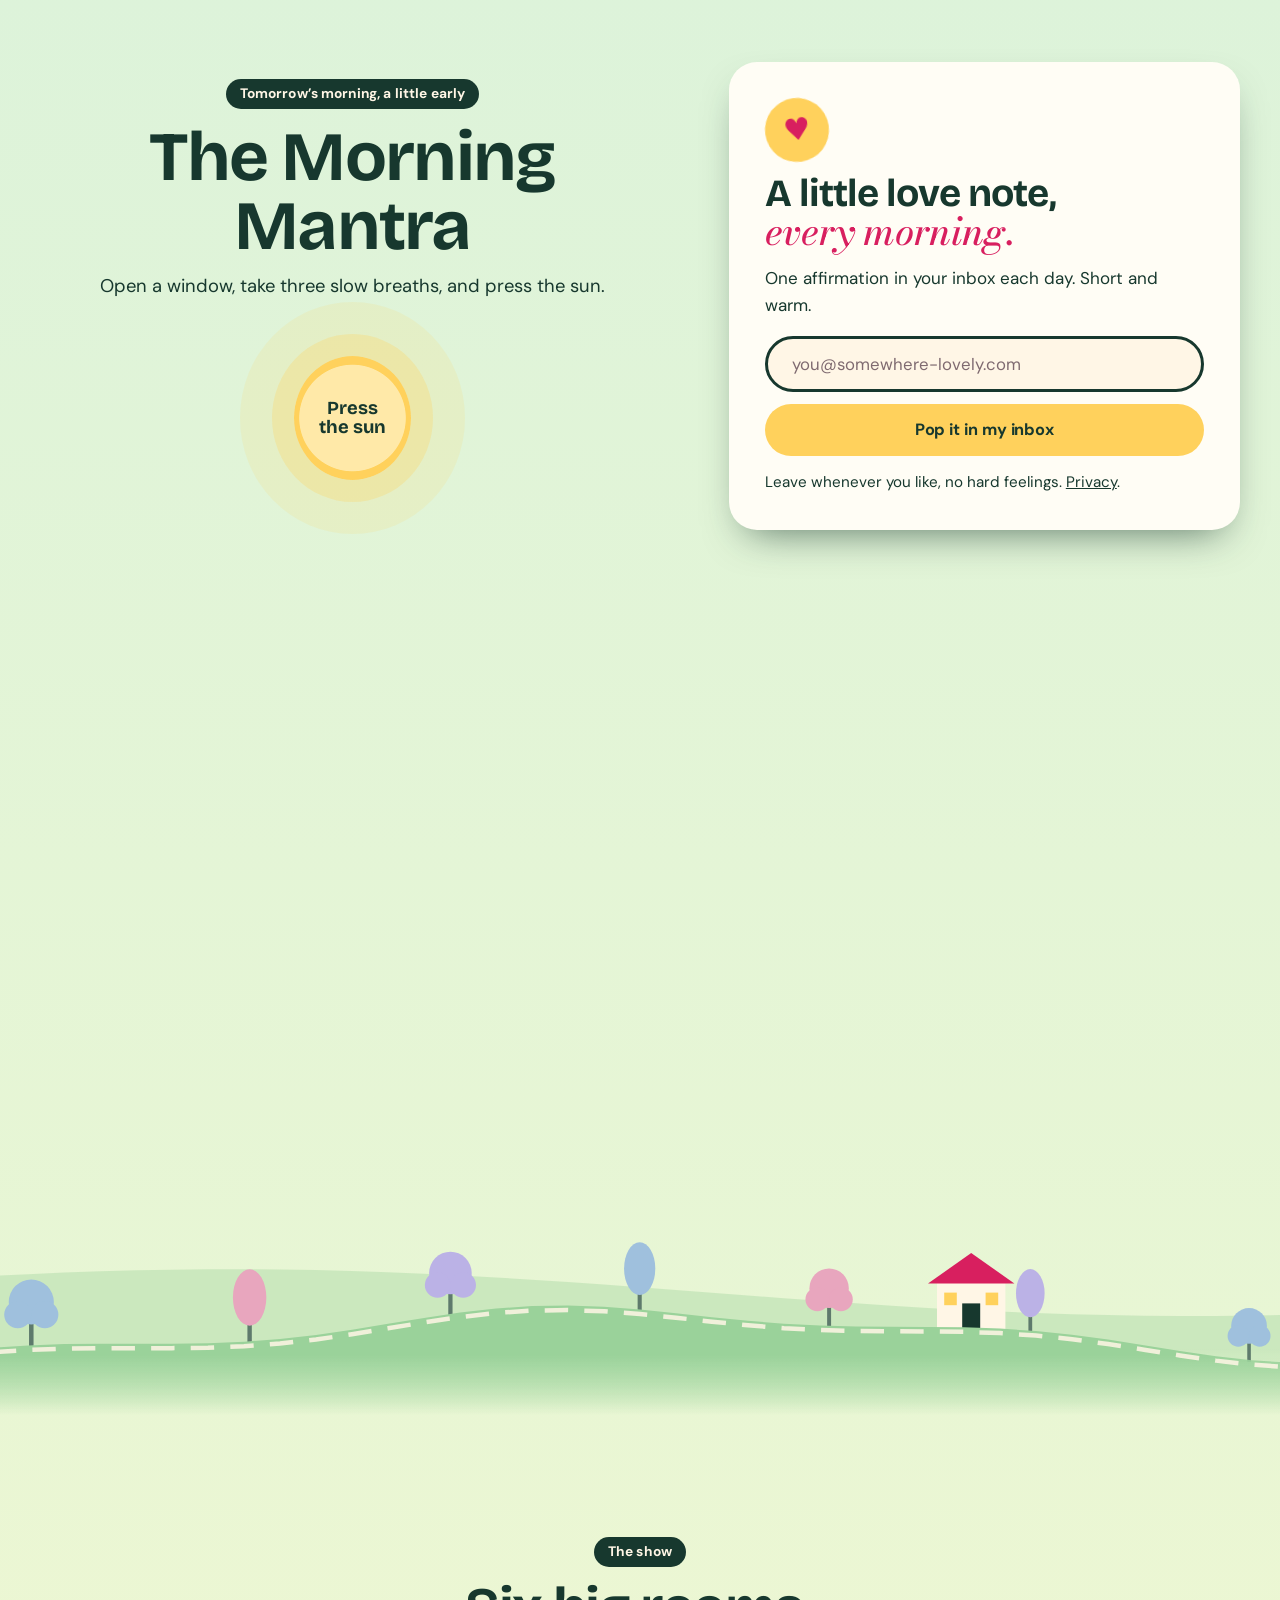
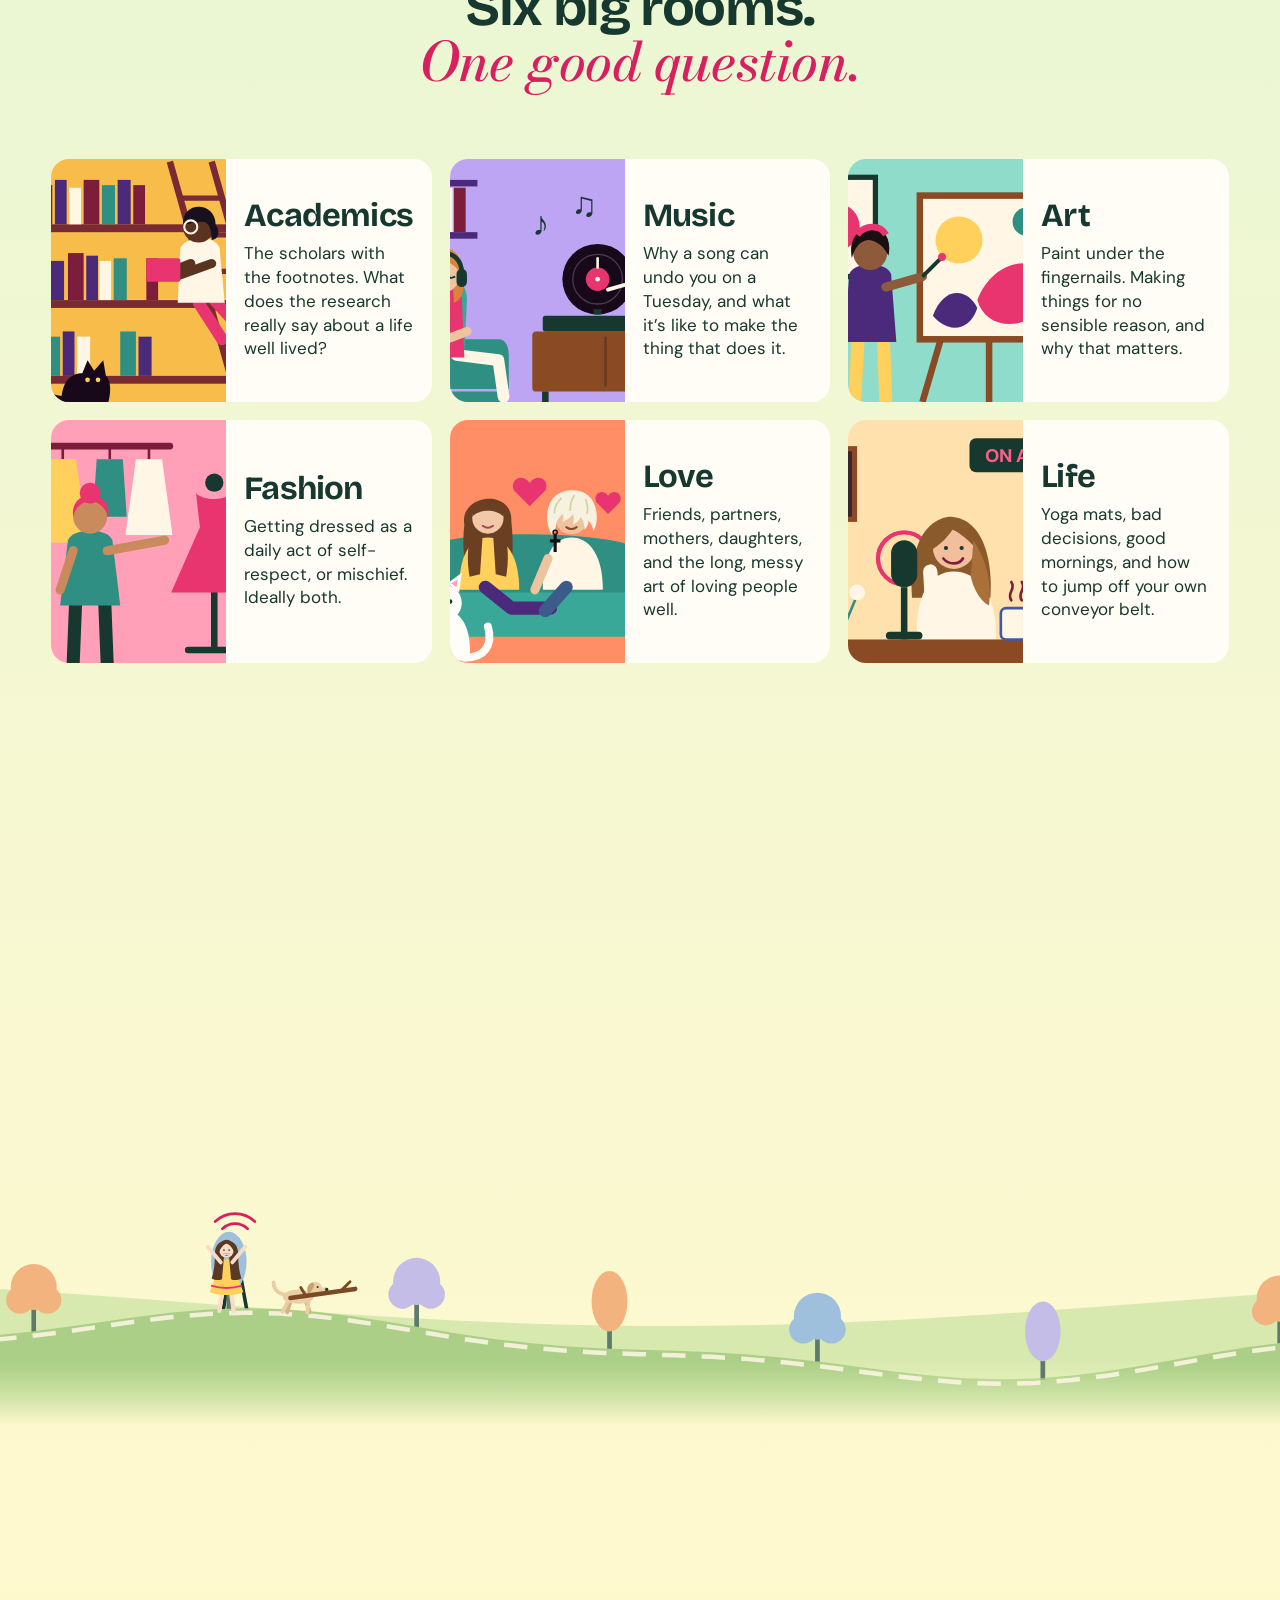
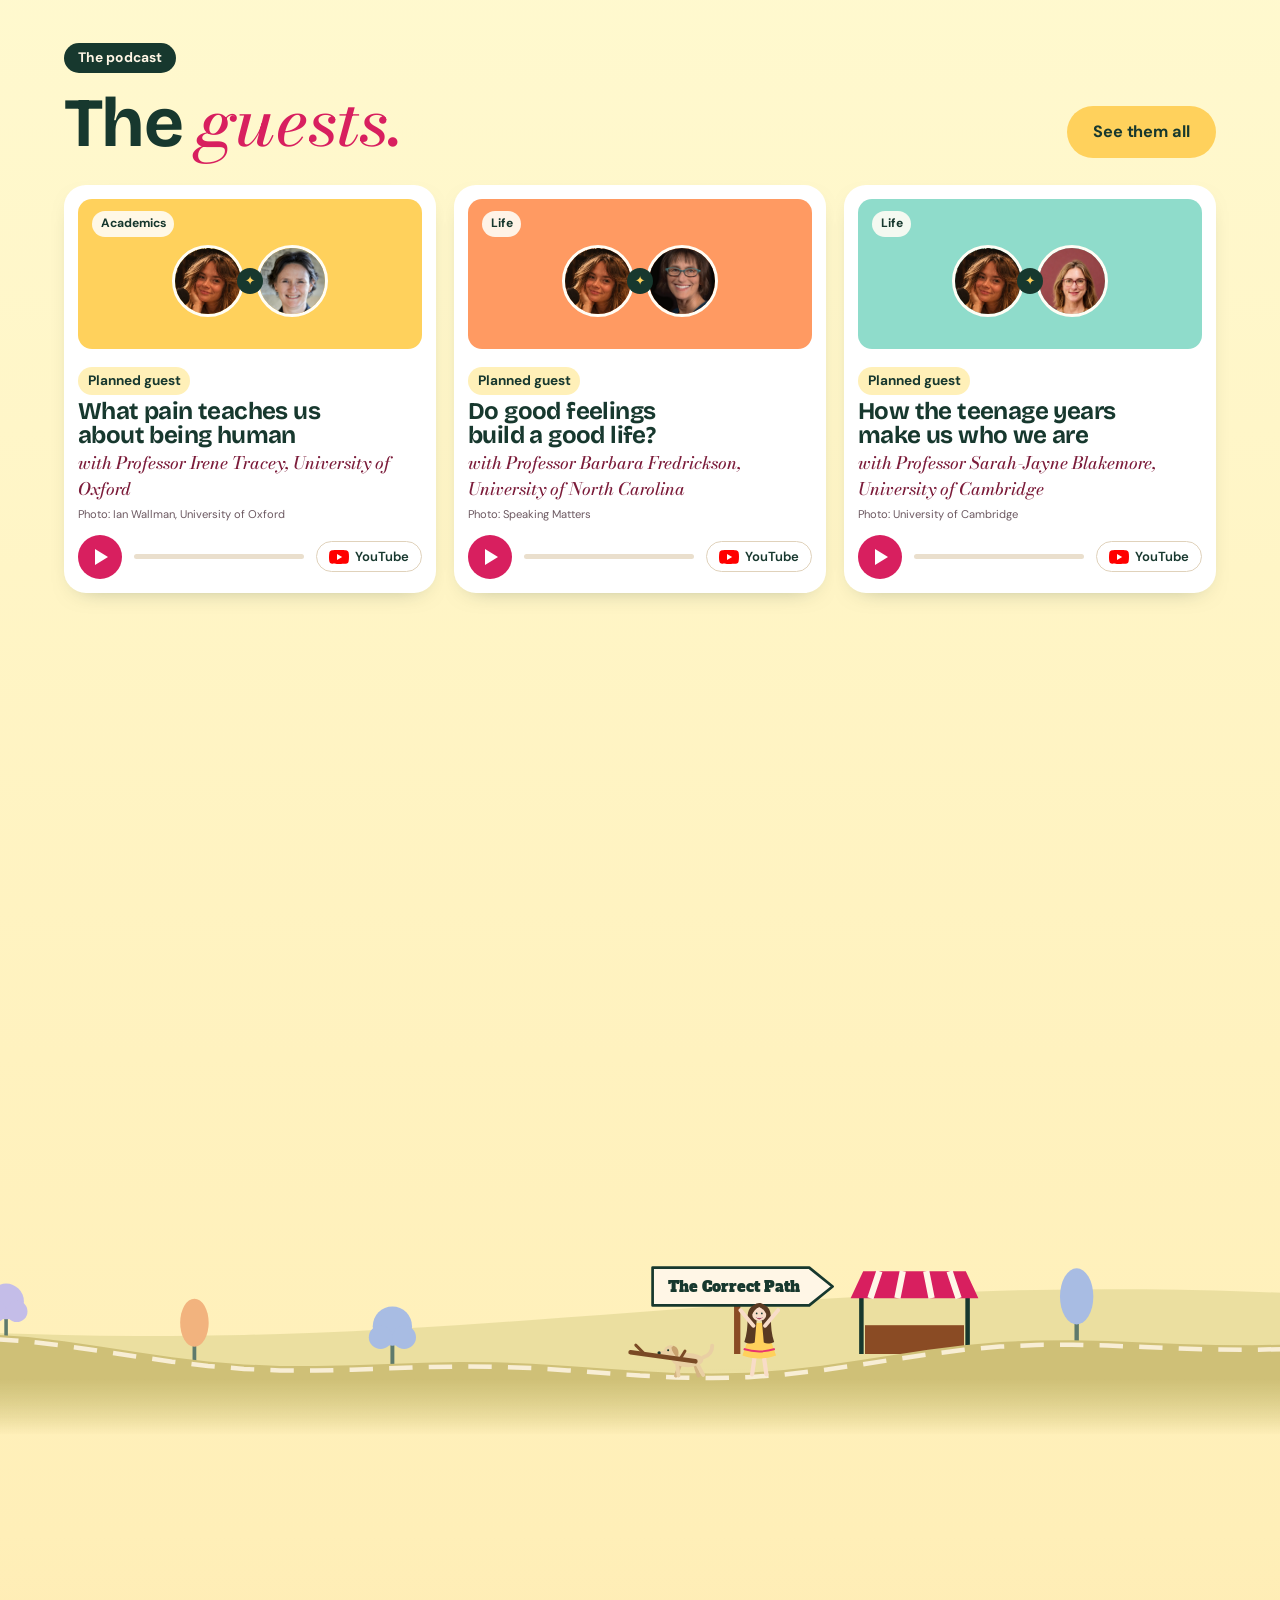
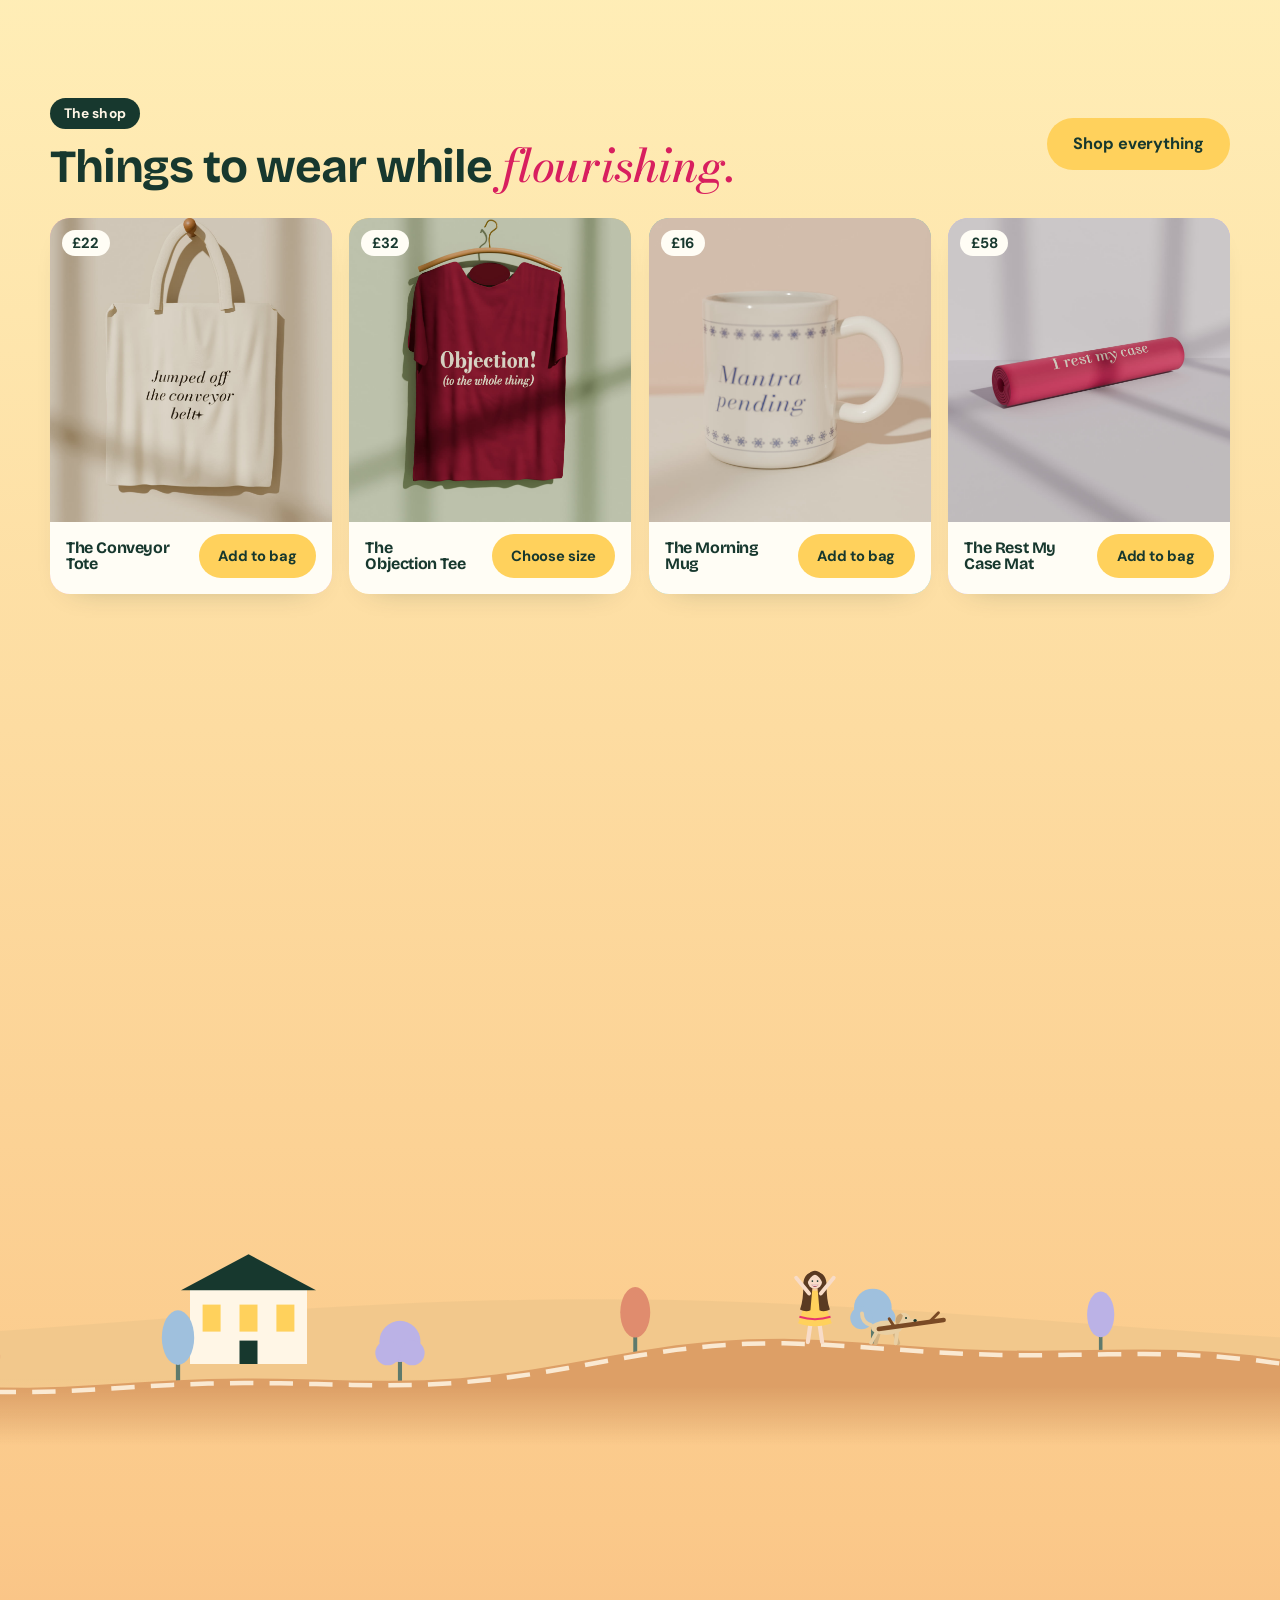
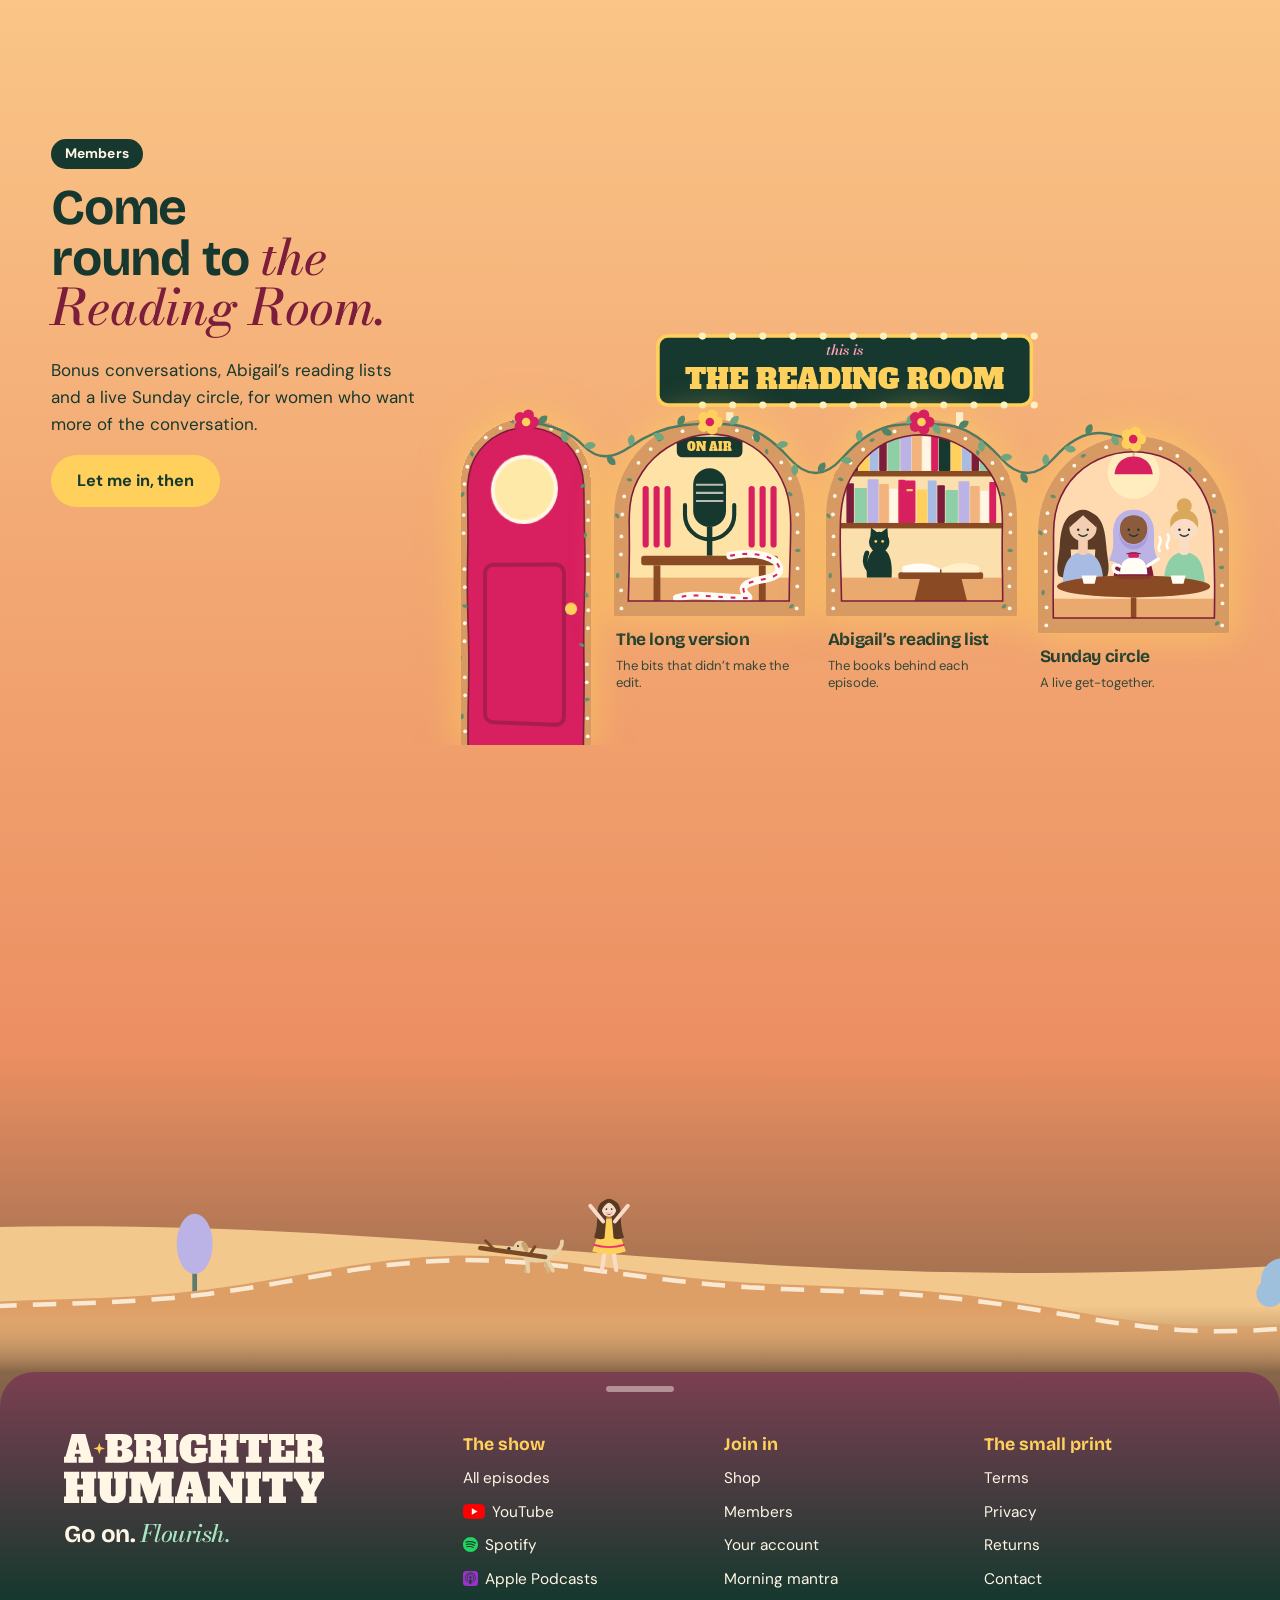
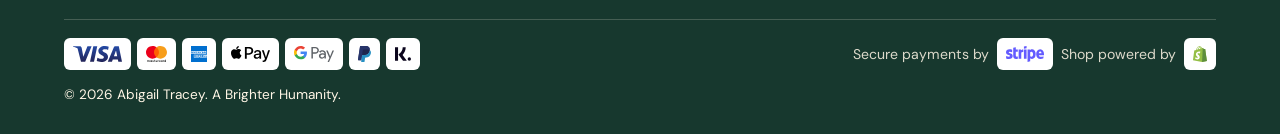
<file: privacy.html>
<!doctype html>
<html lang="en-GB">
<head>
<meta charset="utf-8">
<meta name="robots" content="noindex, nofollow">
<meta name="viewport" content="width=device-width, initial-scale=1">
<title>Privacy | A Brighter Humanity</title>
<meta name="description" content="Privacy policy.">
<meta name="theme-color" content="#17382E">
<link rel="icon" href="assets/img/favicon.svg" type="image/svg+xml">
<link rel="stylesheet" href="assets/styles.css?v=20261112c">
</head>
<body class="inner">
<a class="skip" href="#main">Skip to the good bit</a>
<div data-nav></div>
<main id="main">
<section class="legal-head"><p class="eyebrow">The small print</p><h1>Privacy <em>policy</em></h1><div class="legal-tabs"><a class="on" href="privacy.html" aria-current="page">Privacy</a><a href="terms.html">Terms</a></div></section>
<div class="legal"><article class="legal-body">
<section class="legal-card" id="s1" style="--c:1"><div><h2>Who looks after your data</h2><p>Abigail Tracey, trading as A Brighter Humanity, is the data controller. Contact <span data-email></span>.</p></div></section>
<section class="legal-card" id="s2" style="--c:2"><div><h2>What we collect, and why</h2><ul><li><b>Daily note:</b> your email address, with your consent, to send the note. You can unsubscribe at any time.</li><li><b>Orders:</b> name, address, email and order details, to fulfil our contract with you and meet tax and accounting duties.</li><li><b>Membership:</b> name, email, plan and billing history, to provide your membership.</li><li><b>Messages:</b> whatever you send us, to reply.</li></ul></div></section>
<section class="legal-card" id="s3" style="--c:3"><div><h2>Payments</h2><p>Card details go directly to our payment provider. We never receive your full card number.</p></div></section>
<section class="legal-card" id="s4" style="--c:4"><div><h2>Who we share it with</h2><p>Only the services that help us run things: our payment provider (Stripe), shop platform (Shopify), email provider, delivery companies and website host. They act on our instructions.</p></div></section>
<section class="legal-card" id="s5" style="--c:0"><div><h2>YouTube</h2><p>Videos load only when you press play. At that point YouTube may set cookies and collect data under its own privacy policy.</p></div></section>
<section class="legal-card" id="s6" style="--c:1"><div><h2>Cookies and storage</h2><p>We store your shopping bag and sign-in on your own device so the site works. We don’t use advertising cookies. If we add analytics that need consent, we’ll ask first.</p></div></section>
<section class="legal-card" id="s7" style="--c:2"><div><h2>How long we keep it</h2><p>Email addresses until you unsubscribe. Order and billing records for six years, for tax purposes. Account details until you close your account.</p></div></section>
<section class="legal-card" id="s8" style="--c:3"><div><h2>International transfers</h2><p>Some providers are based outside the UK. Where they are, we rely on the safeguards UK law requires.</p></div></section>
<section class="legal-card" id="s9" style="--c:4"><div><h2>Your rights</h2><p>You can ask to see, correct, delete or move your data, or object to or restrict how we use it. You can also complain to the Information Commissioner’s Office at ico.org.uk.</p></div></section>
</article></div>
</main>
<div data-footer></div>
<div class="toast" data-toast role="status" aria-live="polite"></div>
<script src="assets/data.js?v=20261112c"></script>
<script src="assets/site.js?v=20261112c"></script>
</body>
</html>
</file>
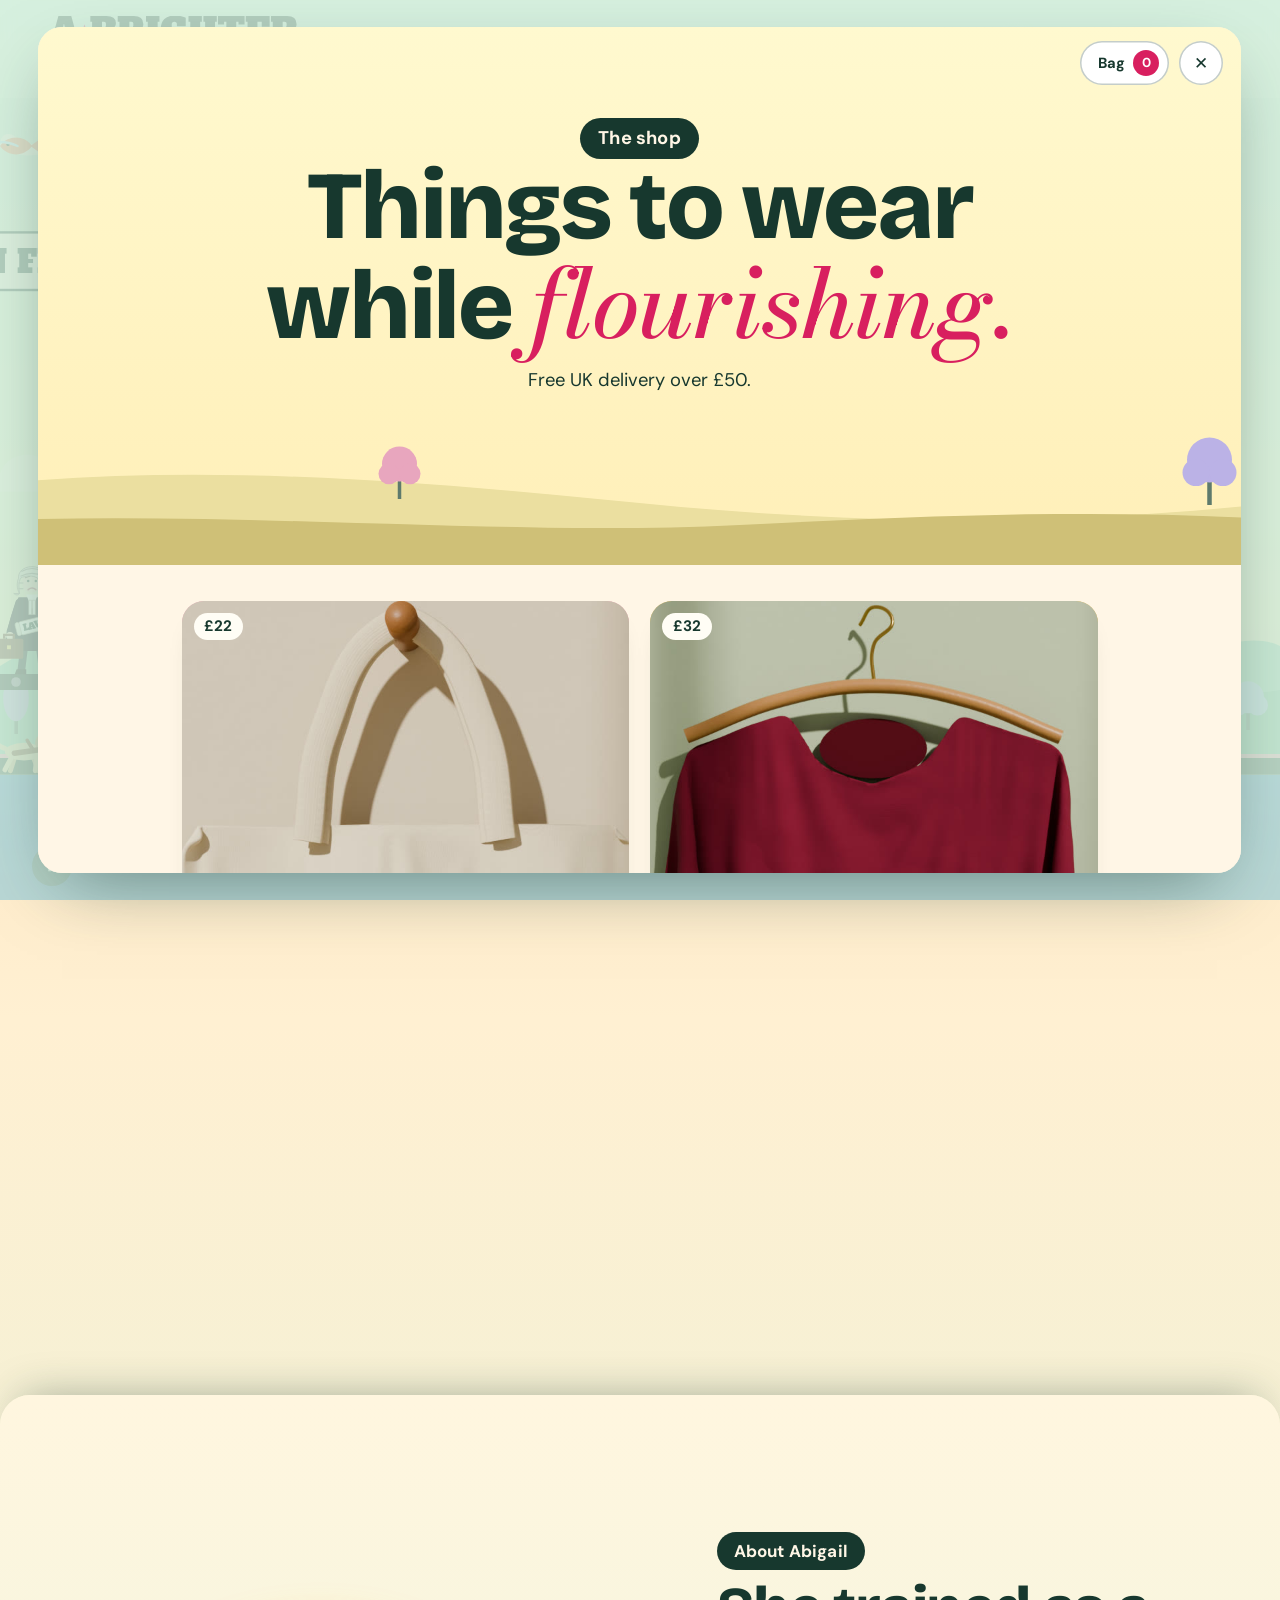
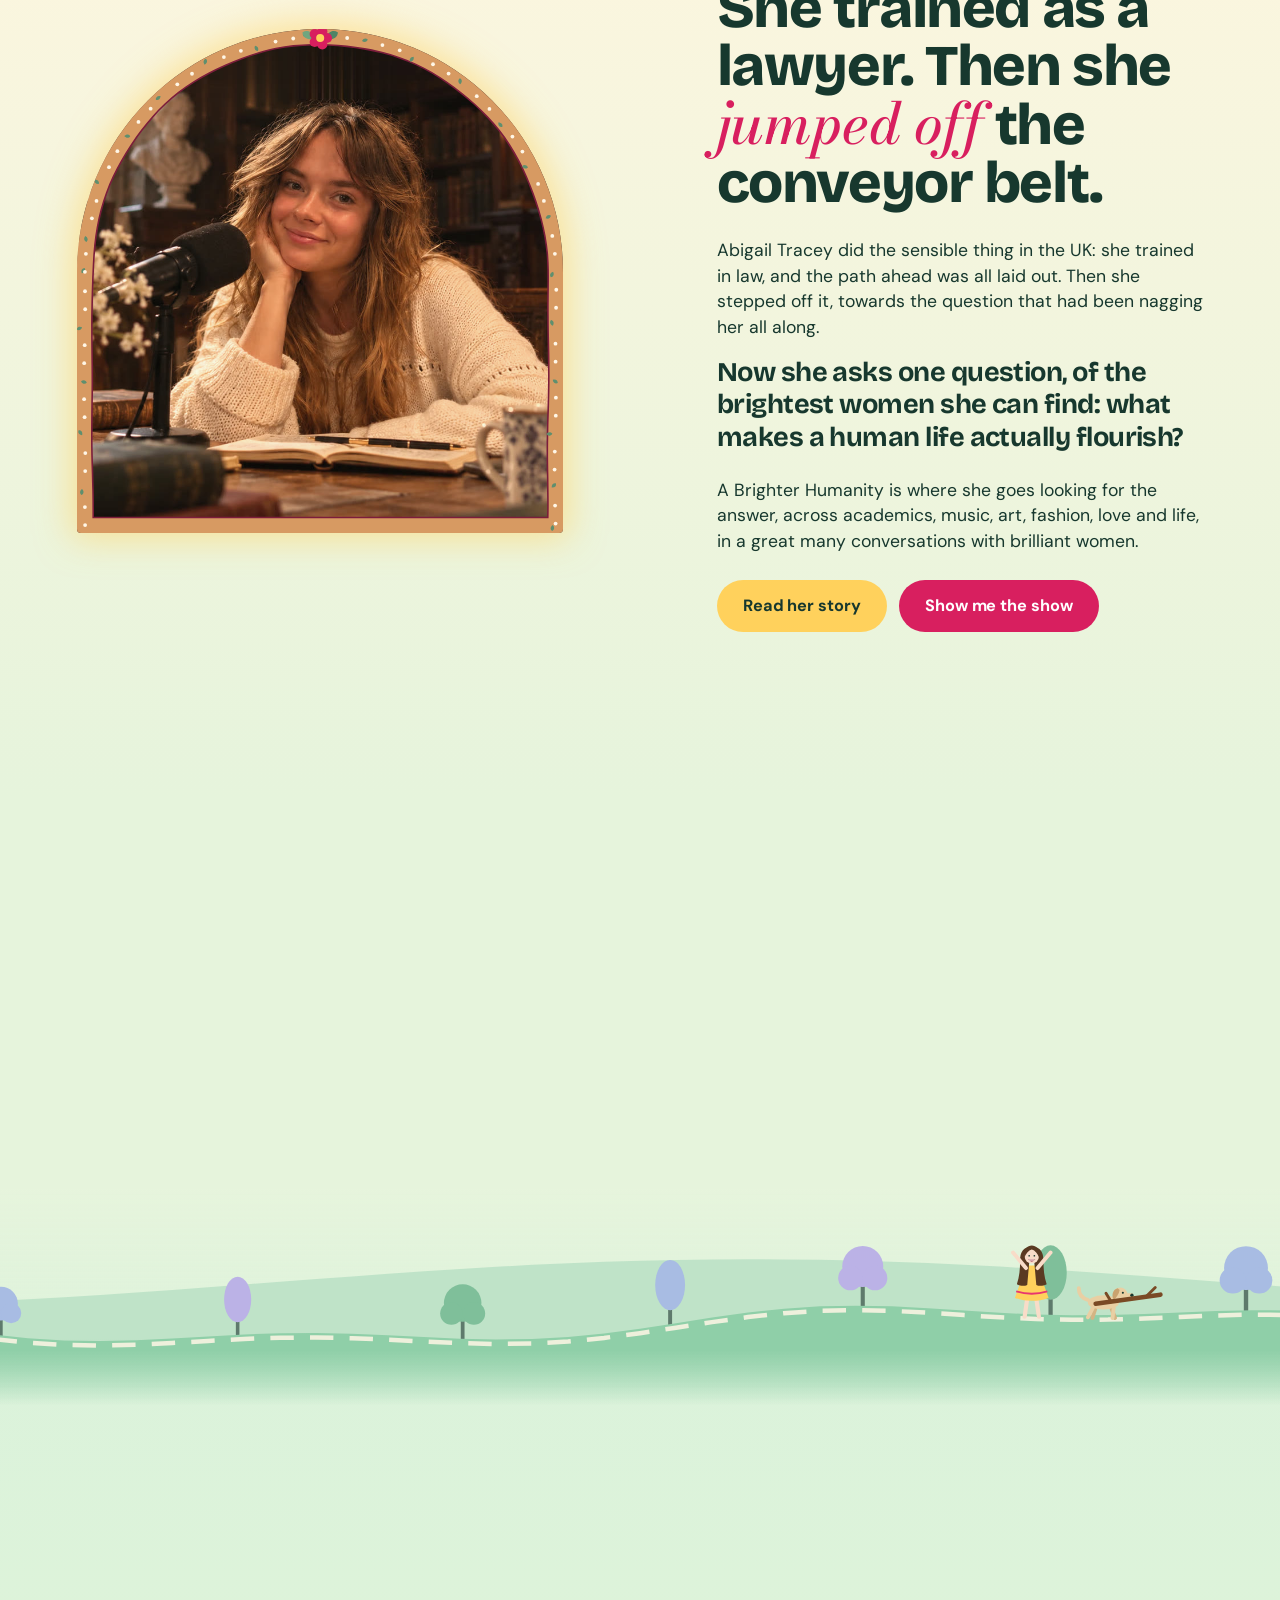
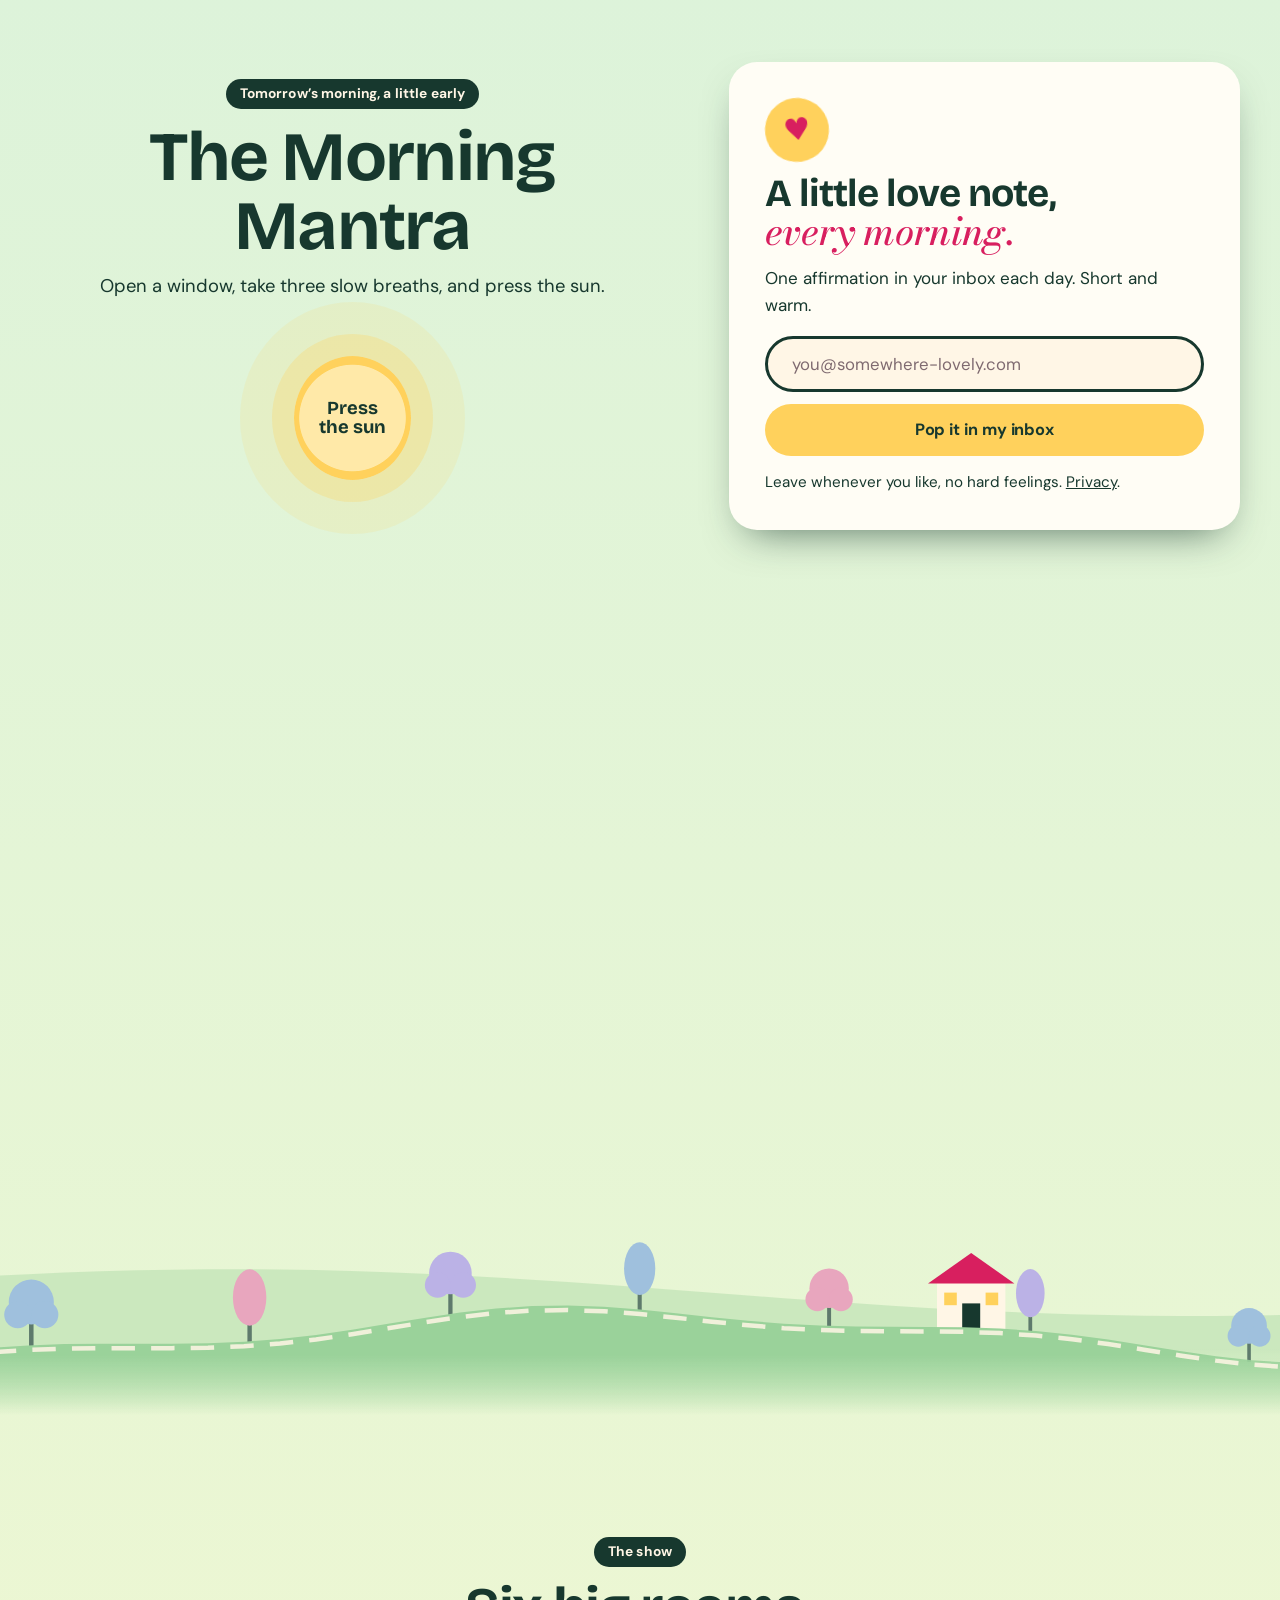
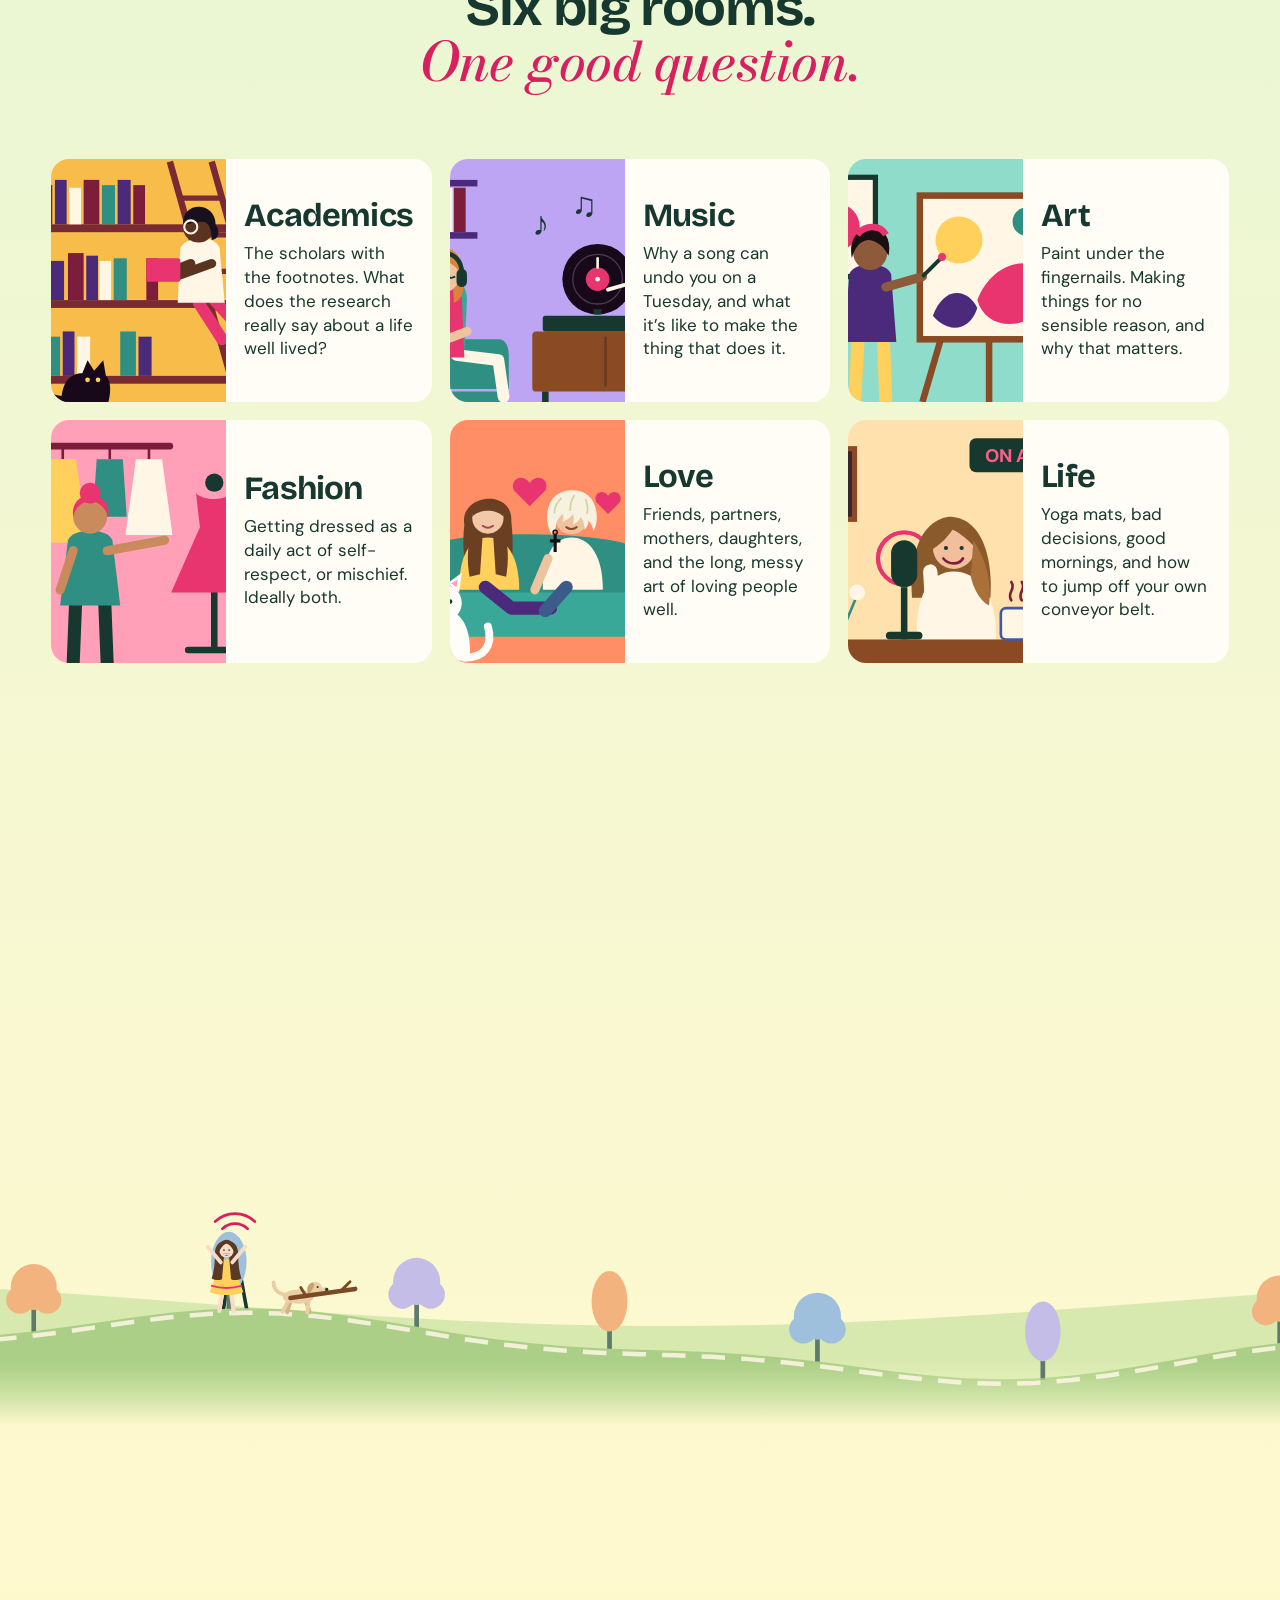
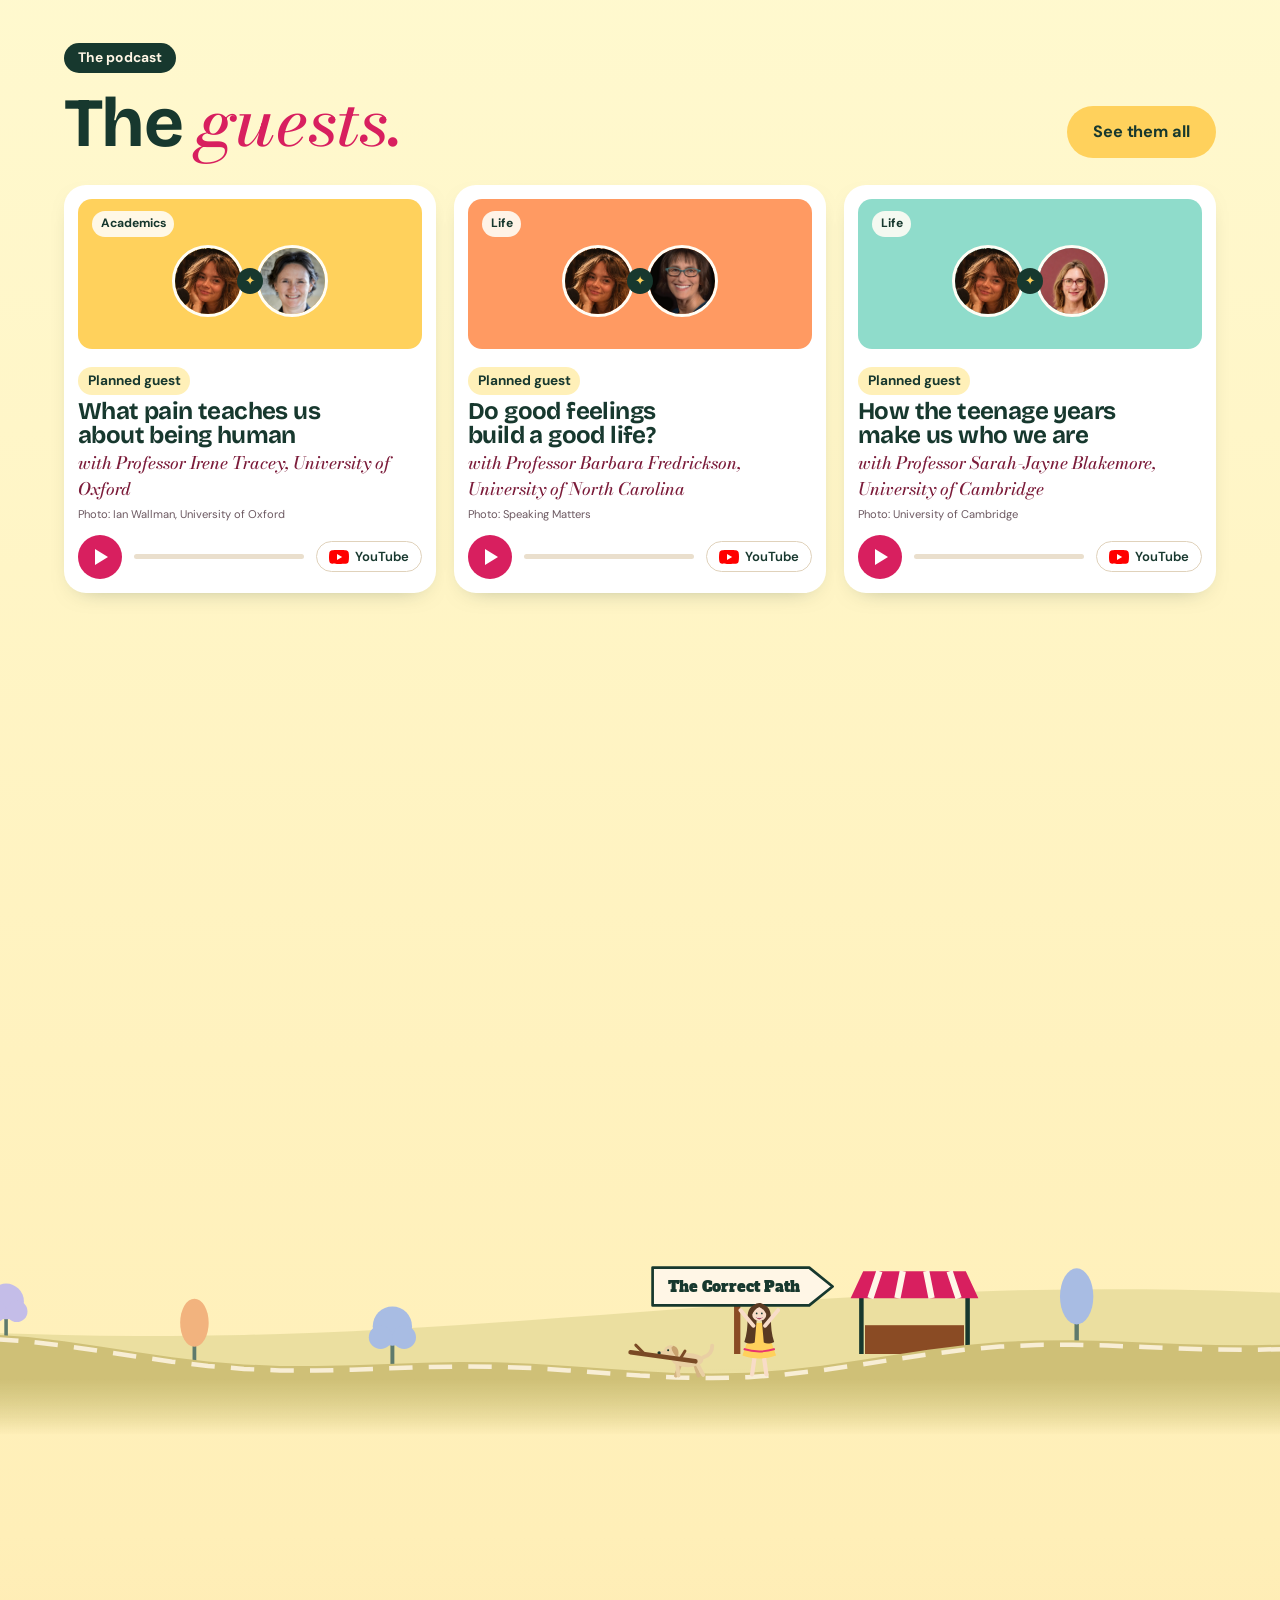
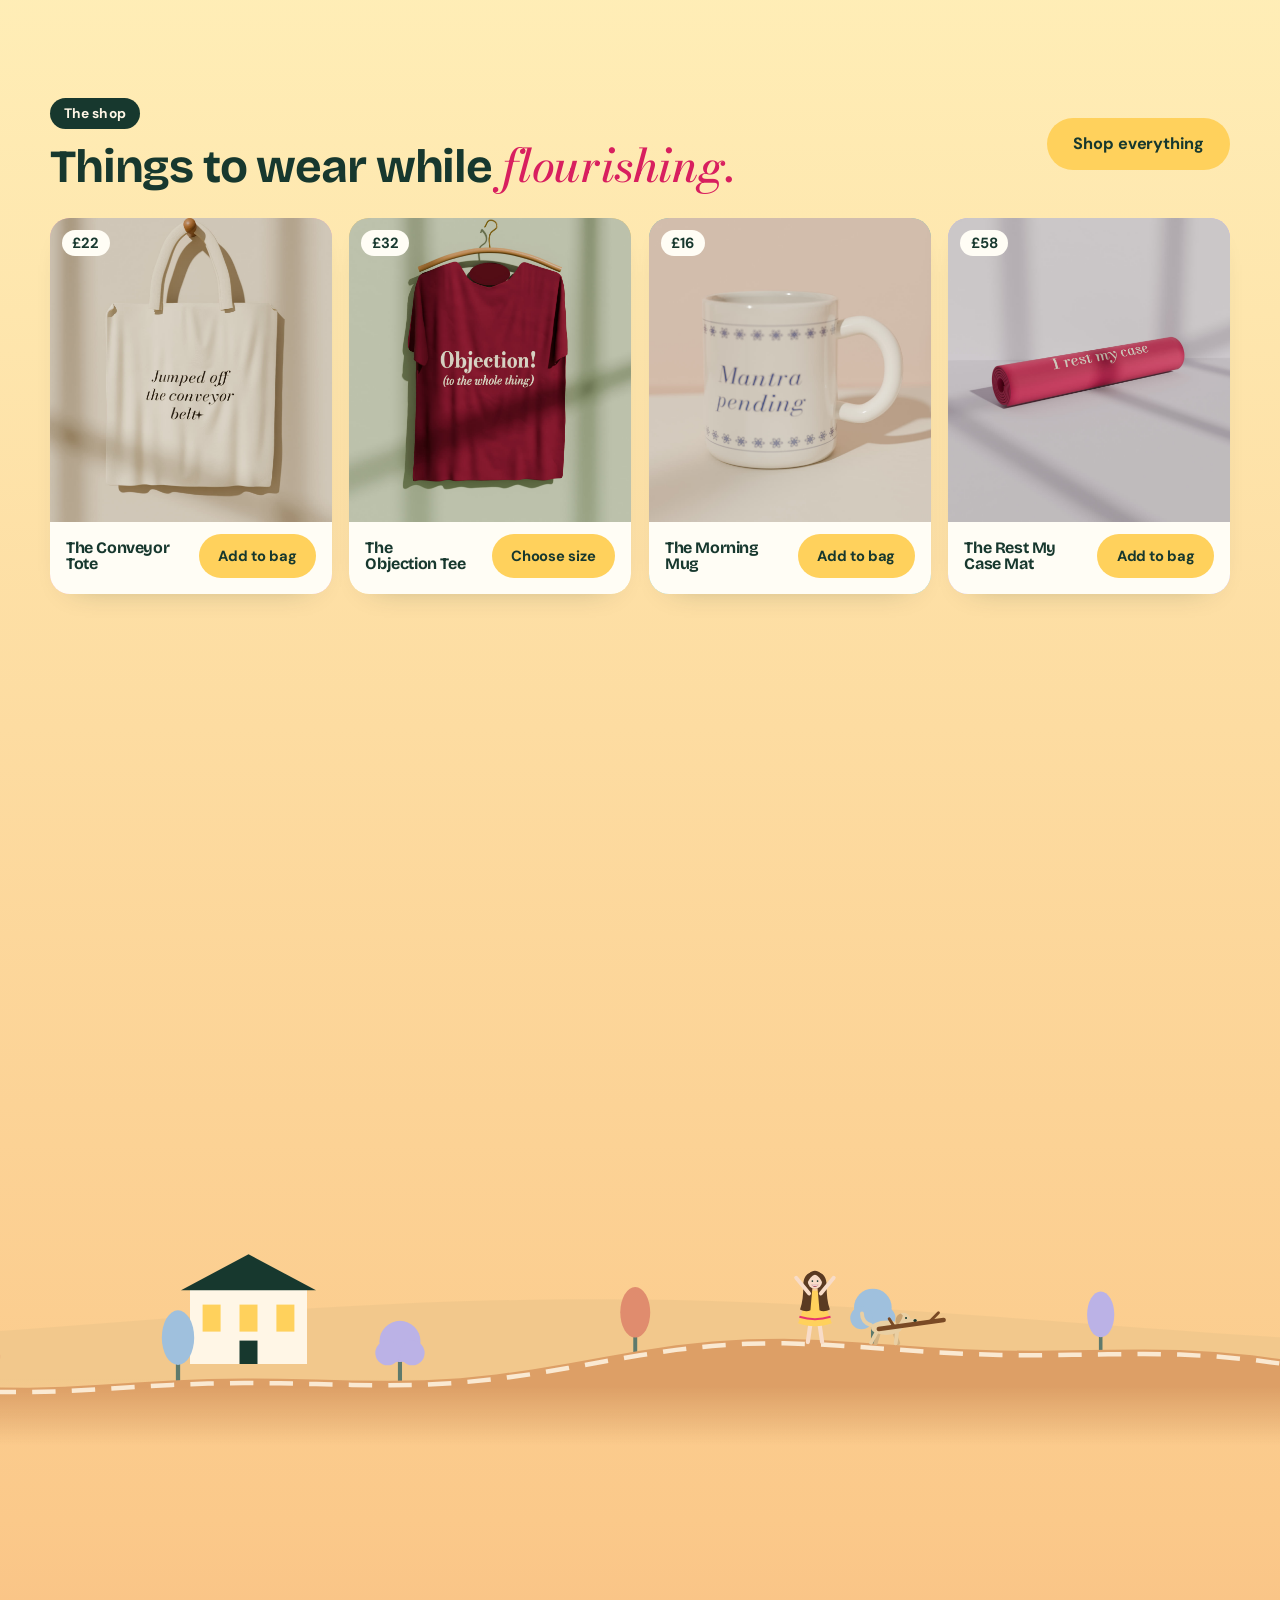
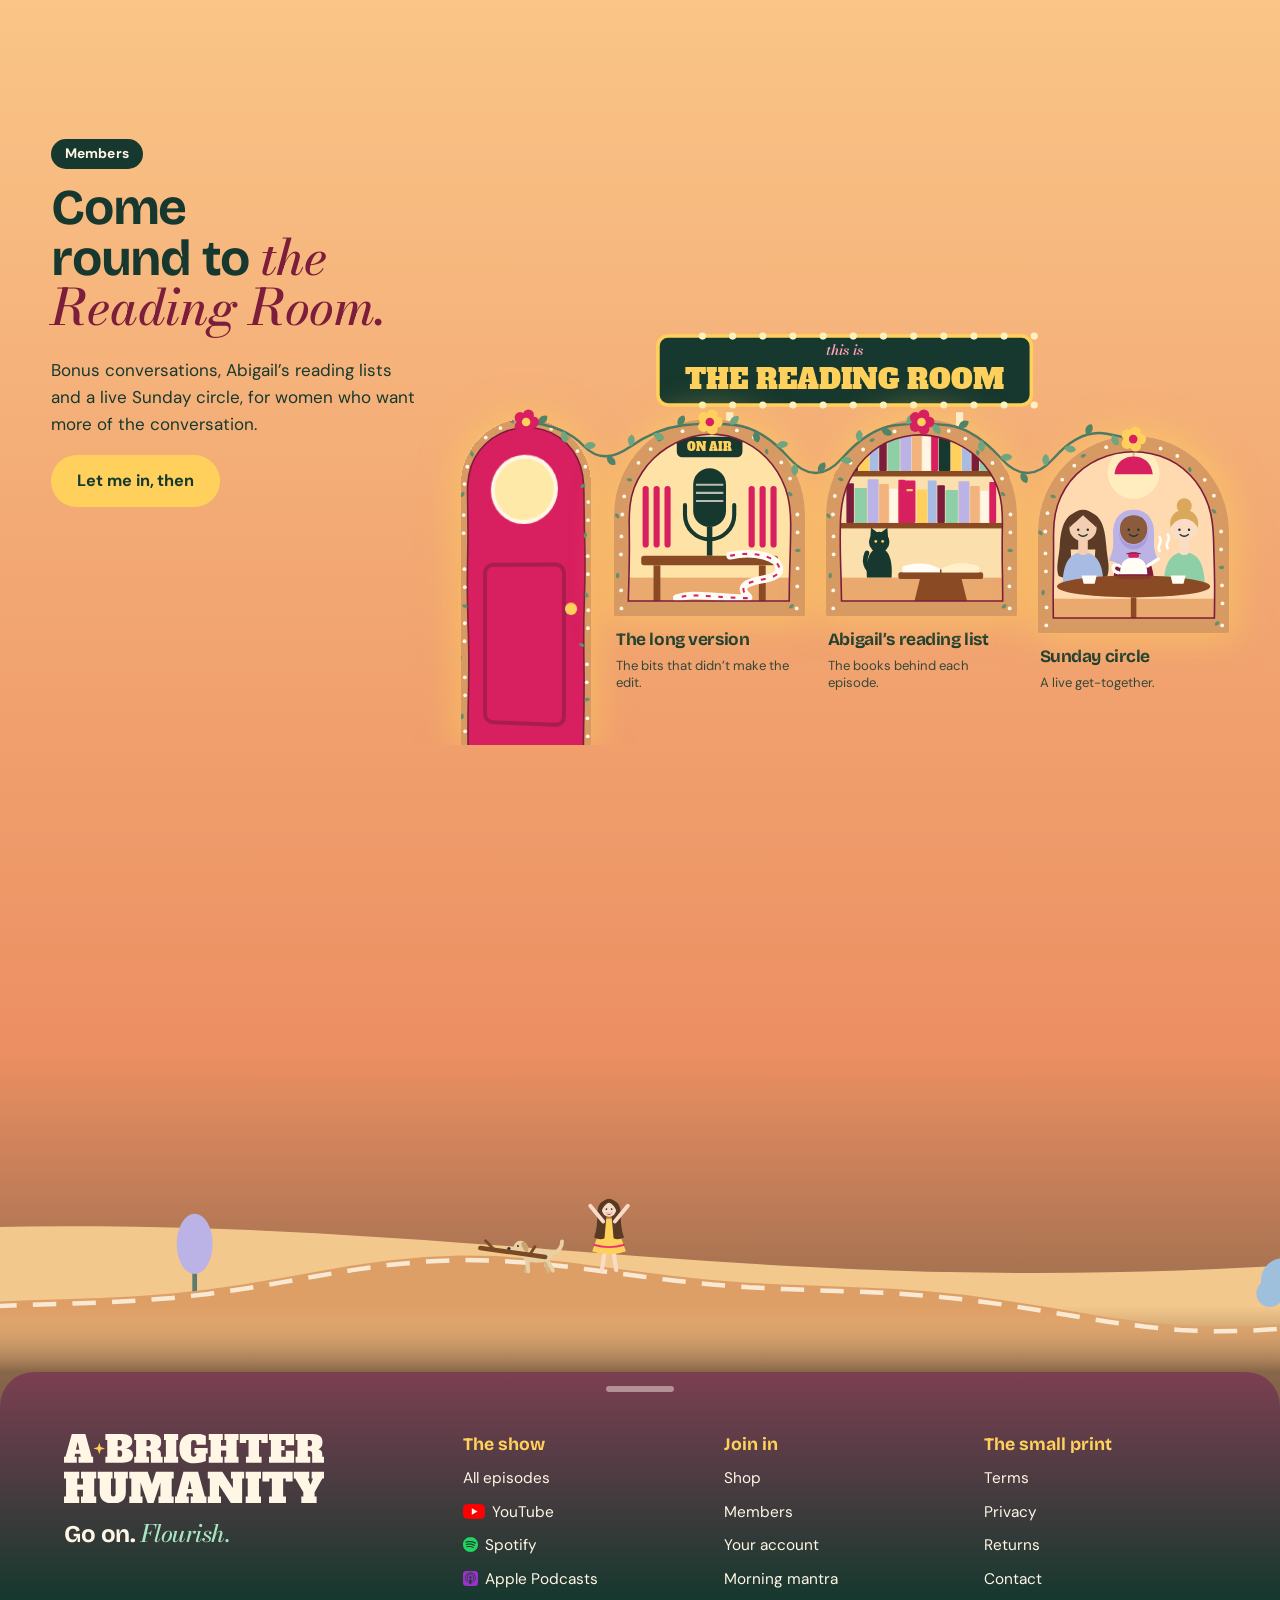
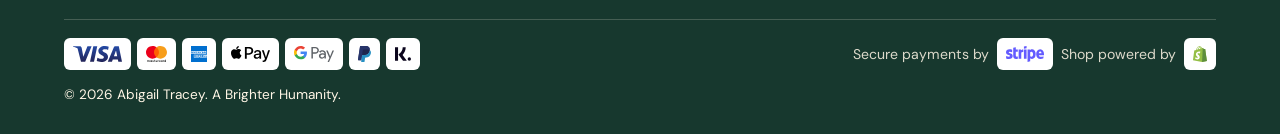
<file: shop.html>
<!doctype html>
<html lang="en-GB">
<head>
<meta charset="utf-8">
<meta name="robots" content="noindex, nofollow">
<meta name="viewport" content="width=device-width, initial-scale=1">
<title>The shop | A Brighter Humanity</title>
<meta name="description" content="Merch from A Brighter Humanity.">
<meta name="theme-color" content="#17382E">
<link rel="icon" href="assets/img/favicon.svg" type="image/svg+xml">
<link rel="stylesheet" href="assets/styles.css?v=20261112c">
</head>
<body class="inner">
<a class="skip" href="#main">Skip to the good bit</a>
<div data-nav></div>
<main id="main">
<section class="page-head rose"><p class="eyebrow">The shop</p><h1>Things to wear while <em>flourishing.</em></h1><p>Free UK delivery over £50.</p></section>
<section class="shop-page" data-shop></section>
<div class="modal" data-product-modal hidden></div>
</main>
<div data-footer></div>
<div class="toast" data-toast role="status" aria-live="polite"></div>
<script src="assets/data.js?v=20261112c"></script>
<script src="assets/site.js?v=20261112c"></script>
</body>
</html>
</file>
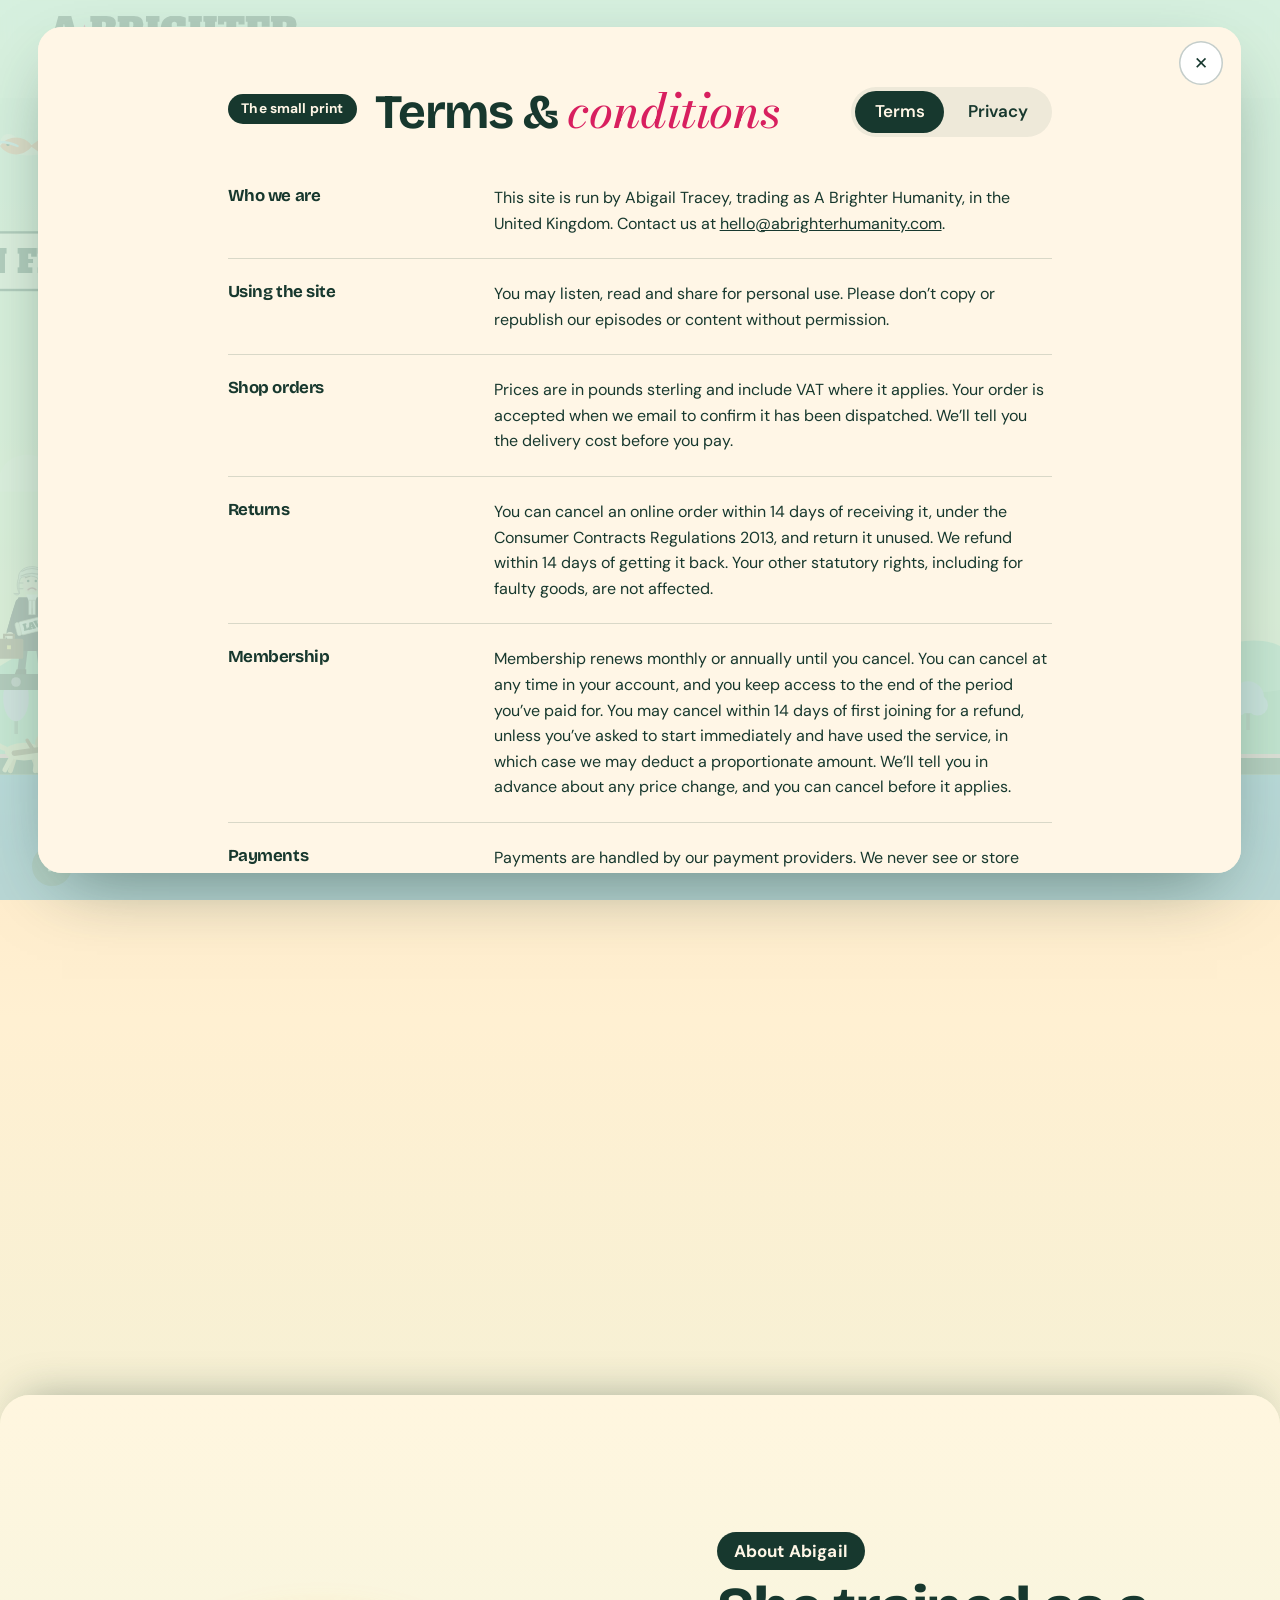
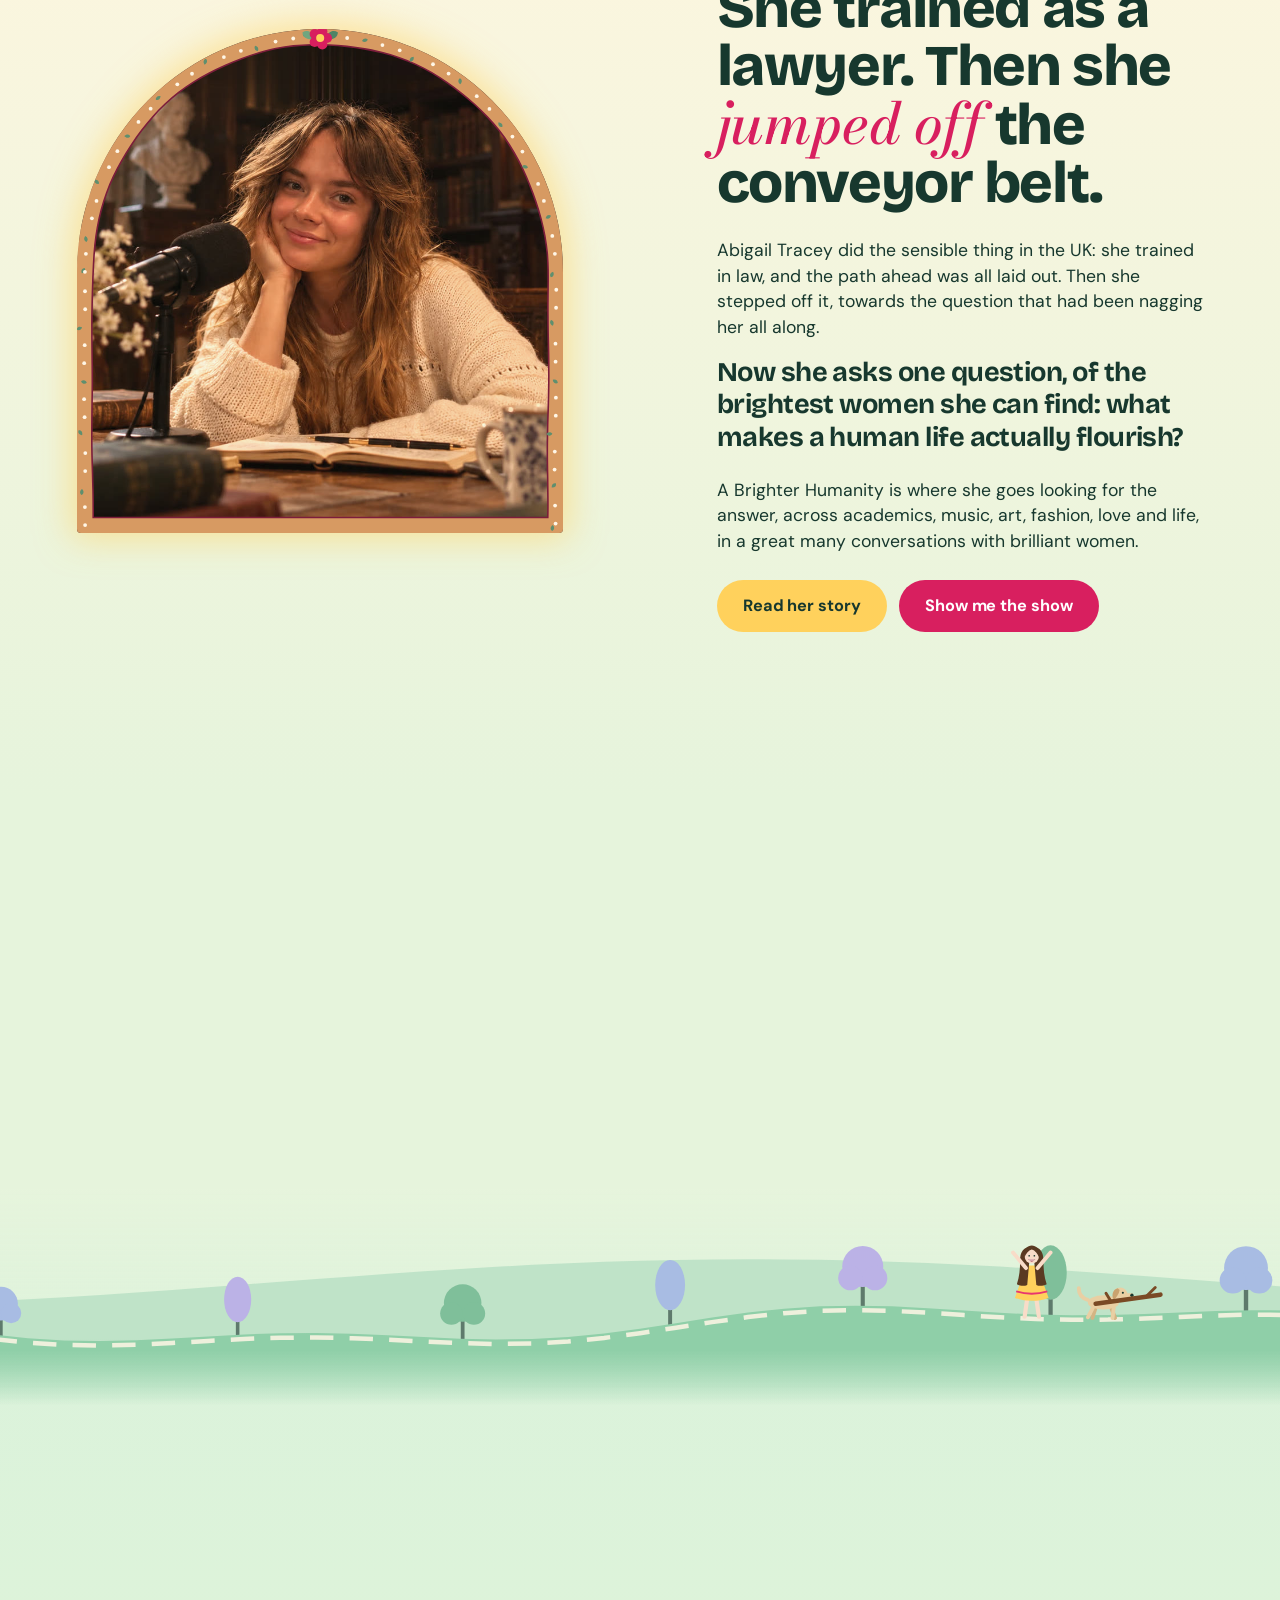
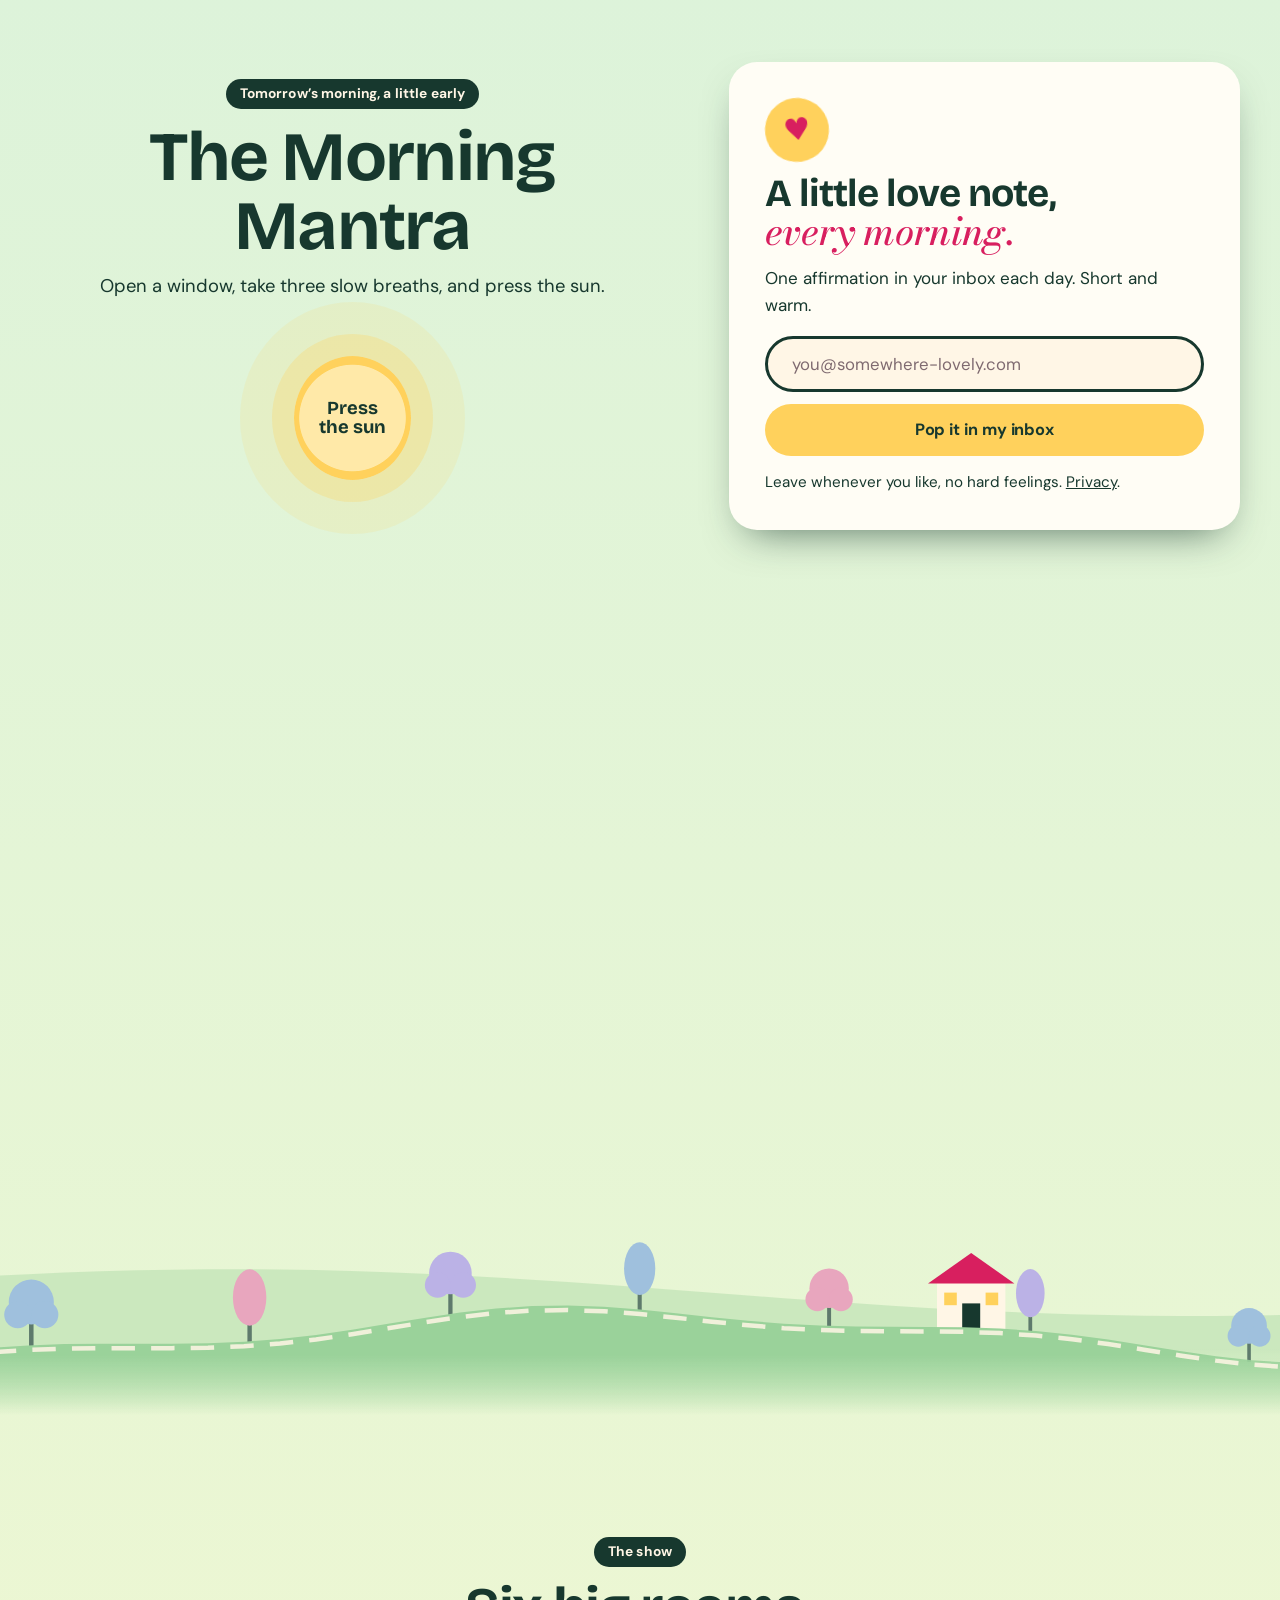
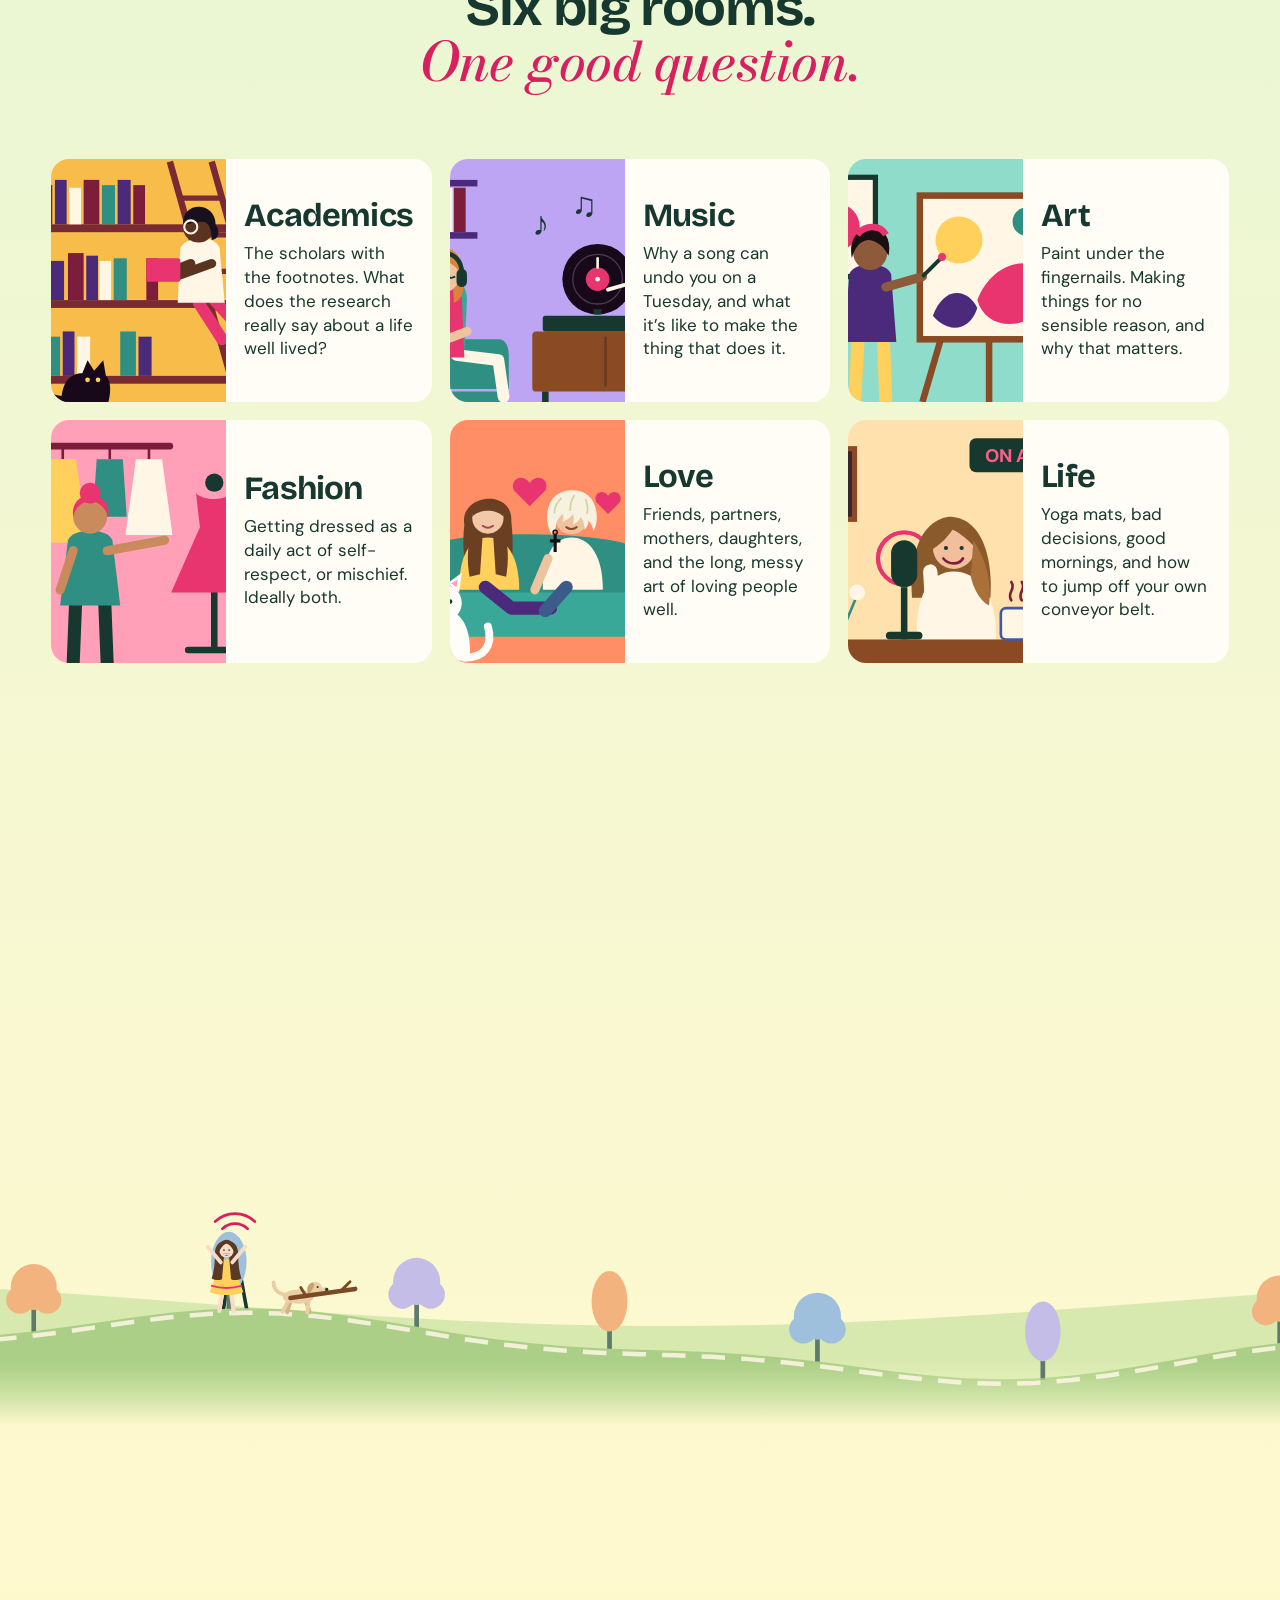
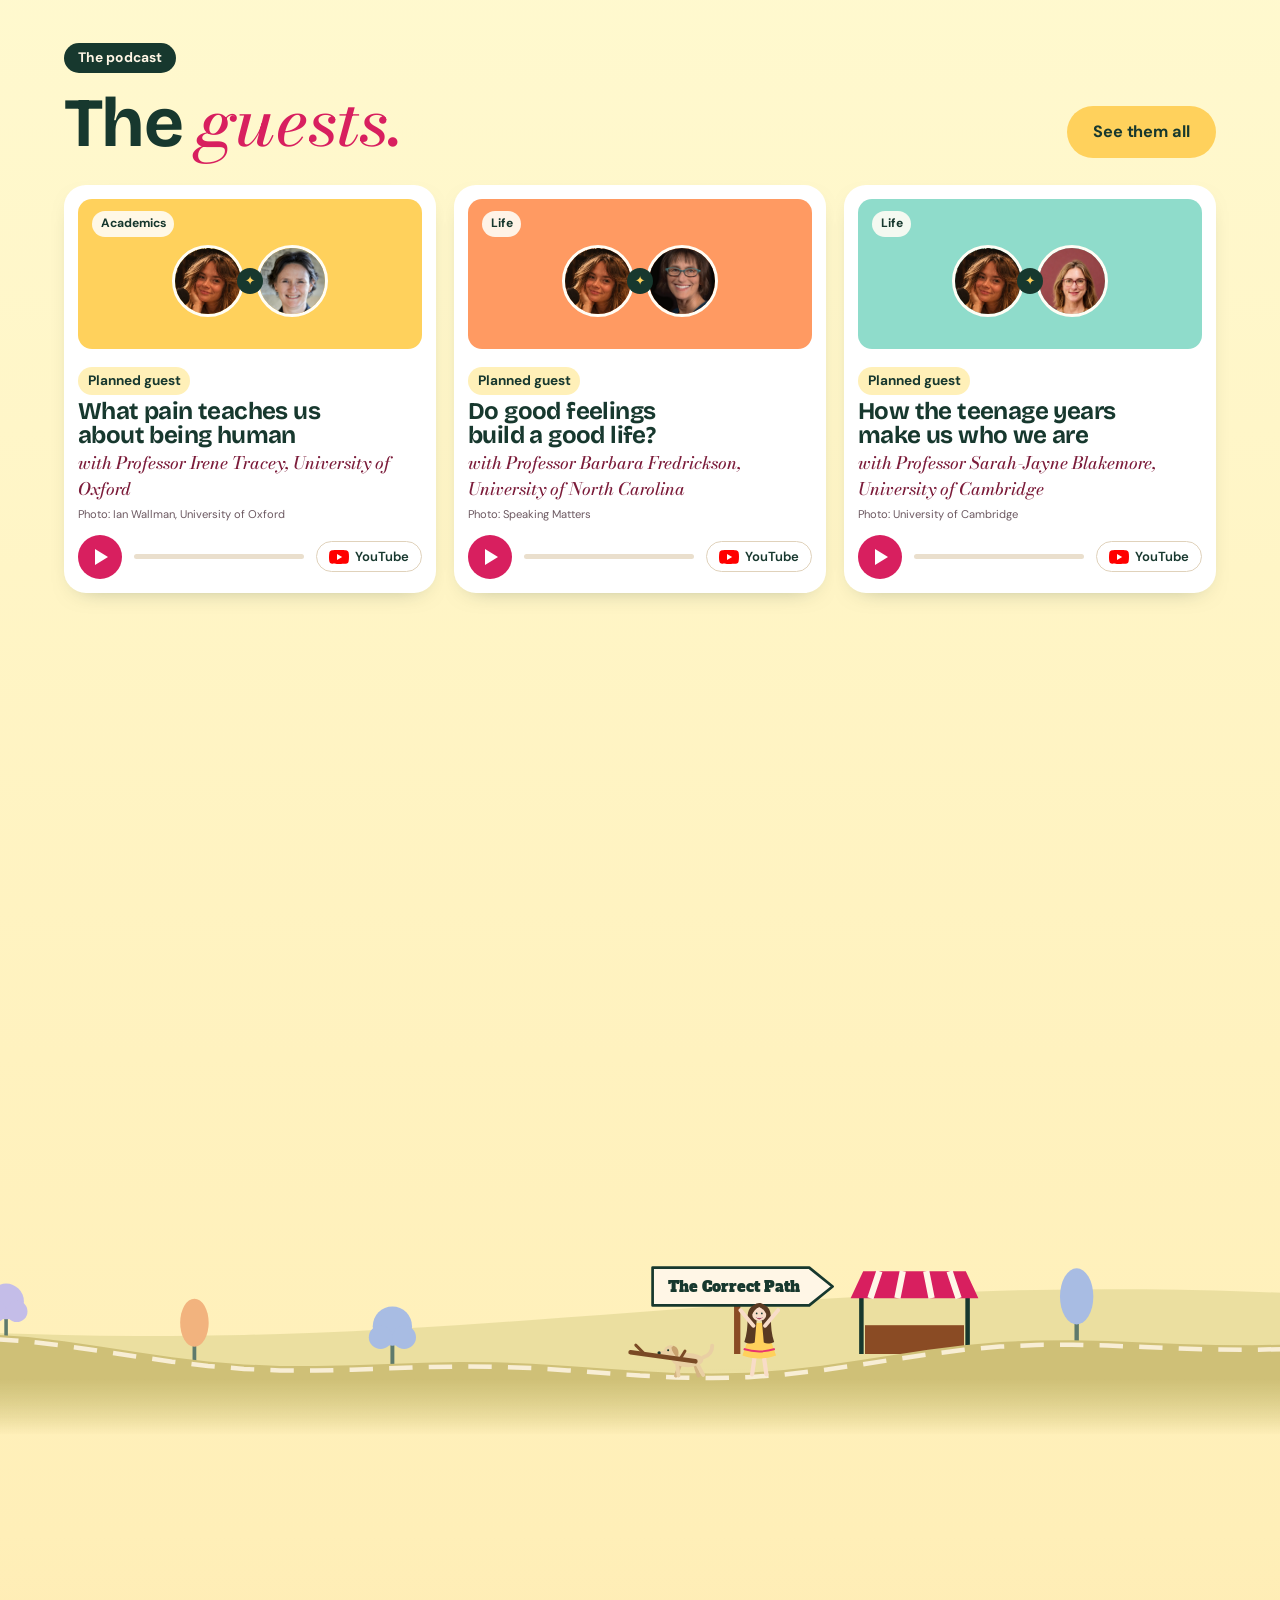
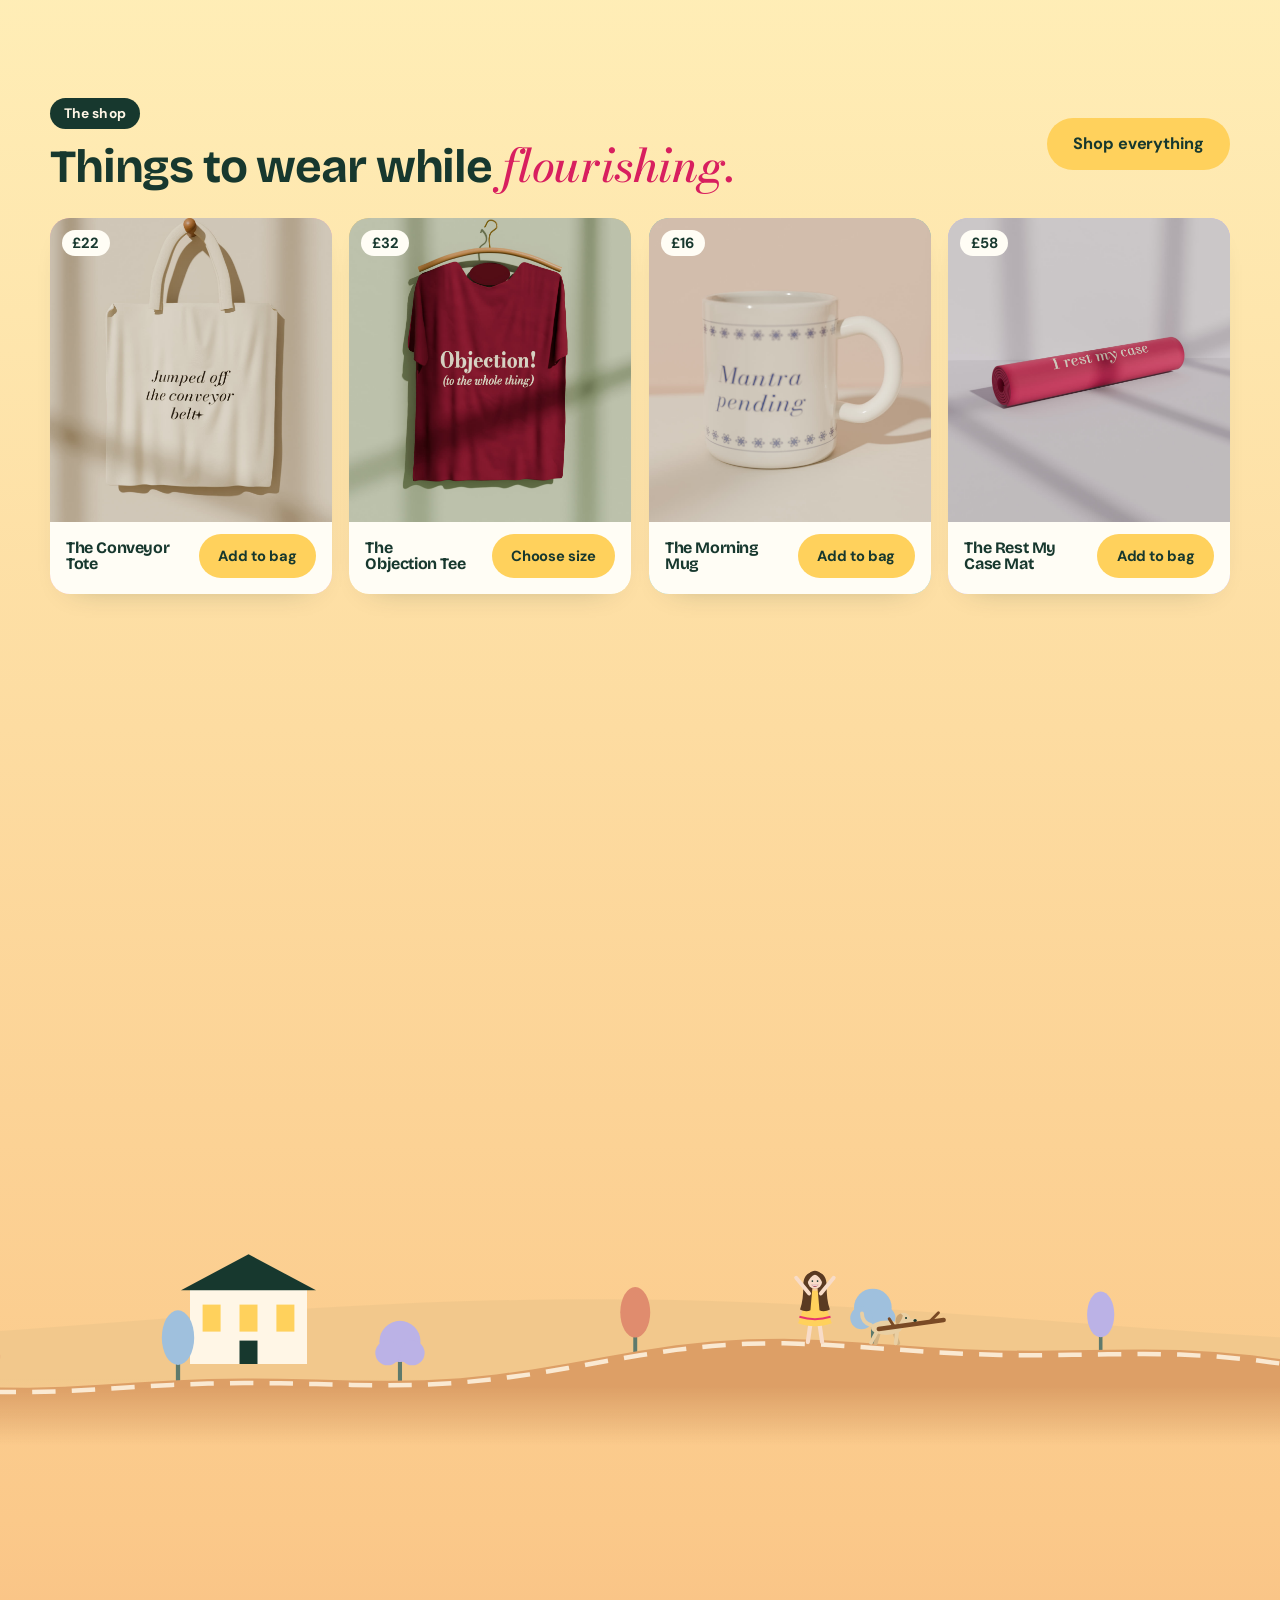
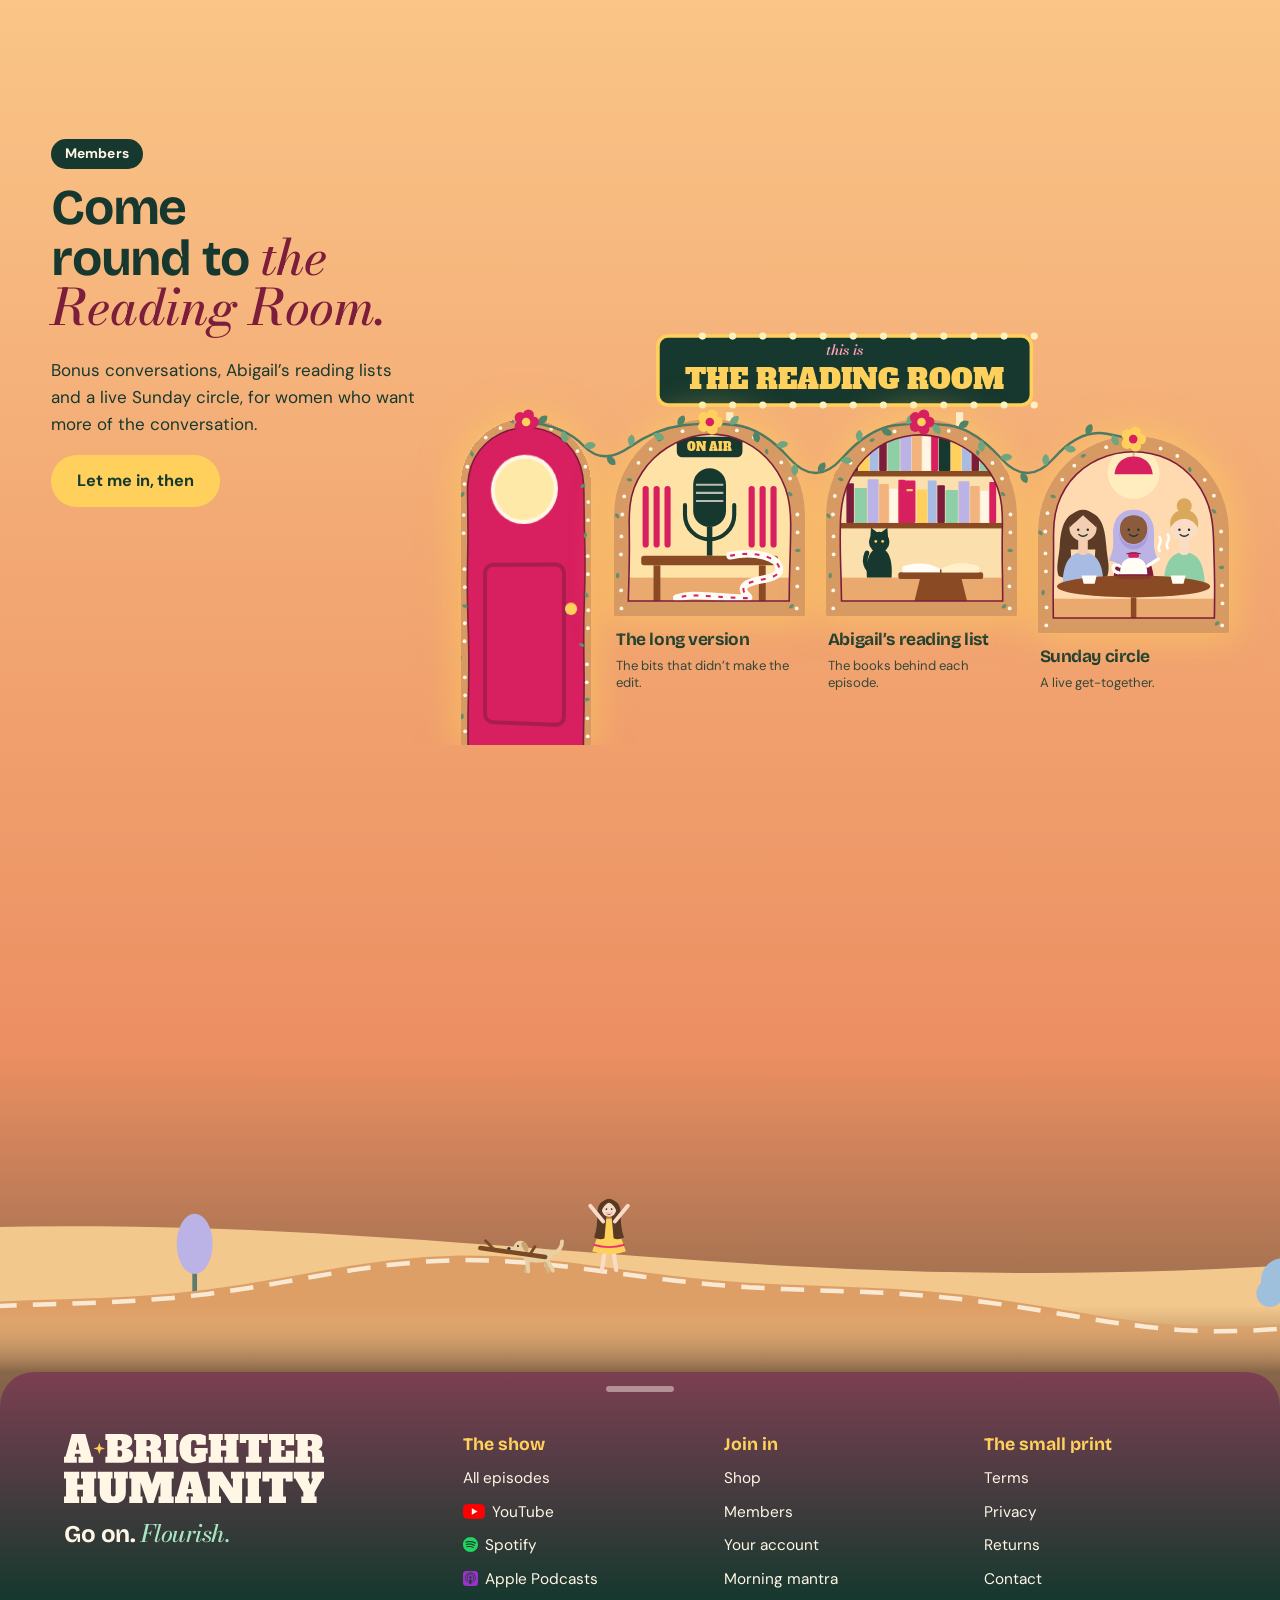
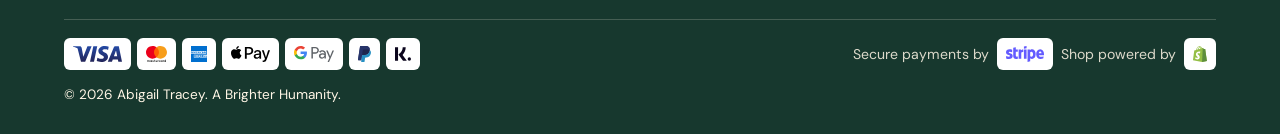
<file: terms.html>
<!doctype html>
<html lang="en-GB">
<head>
<meta charset="utf-8">
<meta name="robots" content="noindex, nofollow">
<meta name="viewport" content="width=device-width, initial-scale=1">
<title>Terms | A Brighter Humanity</title>
<meta name="description" content="Terms and conditions.">
<meta name="theme-color" content="#17382E">
<link rel="icon" href="assets/img/favicon.svg" type="image/svg+xml">
<link rel="stylesheet" href="assets/styles.css?v=20261112c">
</head>
<body class="inner">
<a class="skip" href="#main">Skip to the good bit</a>
<div data-nav></div>
<main id="main">
<section class="legal-head"><p class="eyebrow">The small print</p><h1>Terms &amp; <em>conditions</em></h1><div class="legal-tabs"><a class="on" href="terms.html" aria-current="page">Terms</a><a href="privacy.html">Privacy</a></div></section>
<div class="legal"><article class="legal-body">
<section class="legal-card" id="s1" style="--c:1"><div><h2>Who we are</h2><p>This site is run by Abigail Tracey, trading as A Brighter Humanity, in the United Kingdom. Contact us at <span data-email></span>.</p></div></section>
<section class="legal-card" id="s2" style="--c:2"><div><h2>Using the site</h2><p>You may listen, read and share for personal use. Please don’t copy or republish our episodes or content without permission.</p></div></section>
<section class="legal-card" id="s3" style="--c:3"><div><h2>Shop orders</h2><p>Prices are in pounds sterling and include VAT where it applies. Your order is accepted when we email to confirm it has been dispatched. We’ll tell you the delivery cost before you pay.</p></div></section>
<section class="legal-card" id="returns" style="--c:4"><div><h2>Returns</h2><p>You can cancel an online order within 14 days of receiving it, under the Consumer Contracts Regulations 2013, and return it unused. We refund within 14 days of getting it back. Your other statutory rights, including for faulty goods, are not affected.</p></div></section>
<section class="legal-card" id="s5" style="--c:0"><div><h2>Membership</h2><p>Membership renews monthly or annually until you cancel. You can cancel at any time in your account, and you keep access to the end of the period you’ve paid for. You may cancel within 14 days of first joining for a refund, unless you’ve asked to start immediately and have used the service, in which case we may deduct a proportionate amount. We’ll tell you in advance about any price change, and you can cancel before it applies.</p></div></section>
<section class="legal-card" id="s6" style="--c:1"><div><h2>Payments</h2><p>Payments are handled by our payment providers. We never see or store your full card number.</p></div></section>
<section class="legal-card" id="s7" style="--c:2"><div><h2>Not advice</h2><p>The podcast, mantras and daily notes are for inspiration. They are not medical, legal, financial or psychological advice.</p></div></section>
<section class="legal-card" id="s8" style="--c:3"><div><h2>Our liability</h2><p>Nothing here limits liability that cannot legally be limited. We aren’t liable for losses that were not reasonably foreseeable.</p></div></section>
<section class="legal-card" id="s9" style="--c:4"><div><h2>The law</h2><p>These terms are governed by the laws of England and Wales. If you live elsewhere in the UK, you may also bring claims in your local courts.</p></div></section>
</article></div>
</main>
<div data-footer></div>
<div class="toast" data-toast role="status" aria-live="polite"></div>
<script src="assets/data.js?v=20261112c"></script>
<script src="assets/site.js?v=20261112c"></script>
</body>
</html>
</file>
<file: assets/styles.css>
@font-face{font-family:"Bodoni Moda";src:url(fonts/bodoni-moda-latin-wght-normal.woff2) format("woff2");font-weight:400 900;font-style:normal;font-display:swap}
@font-face{font-family:"Bodoni Moda";src:url(fonts/bodoni-moda-latin-wght-italic.woff2) format("woff2");font-weight:400 900;font-style:italic;font-display:swap}
@font-face{font-family:"Alfa Slab One";src:url(fonts/alfa-slab-one-latin-400-normal.woff2) format("woff2");font-display:swap}
@font-face{font-family:"Bricolage Grotesque";src:url(fonts/bricolage-grotesque-latin-wght-normal.woff2) format("woff2");font-weight:200 800;font-display:swap}
@font-face{font-family:"DM Sans";src:url(fonts/dm-sans-latin-wght-normal.woff2) format("woff2");font-weight:100 1000;font-display:swap}

:root{
  --night:#17382E;
  --claret:#7C1D3B;
  --rose:#D81F5F;
  --pink:#FF9FB8;
  --butter:#FFD15C;
  --apricot:#FF9A62;
  --ivory:#FFF6E6;
  --mint:#8FDCCB;
  --teal:#2F8F83;
  --lilac:#BDA5F4;
  --ease-out:cubic-bezier(0.23,1,0.32,1);
  --serif:"Bodoni Moda",Georgia,serif;
  --sans:"DM Sans",system-ui,sans-serif;
  --display:"Bricolage Grotesque","DM Sans",system-ui,sans-serif;
}
*{box-sizing:border-box}
html{scroll-behavior:smooth;overflow-x:clip}
body{margin:0;background:var(--night);color:var(--night);font:400 1.0625rem/1.6 var(--sans);overflow-x:clip}
h1,h2,h3{font-family:var(--serif);font-weight:500;line-height:1.05;margin:0;text-wrap:balance}
h2{font-size:clamp(2.4rem,5.4vw,4.4rem);letter-spacing:-.01em}
h2 em{font-weight:400}
h3{font-size:1.6rem}
p{margin:0 0 1em}
a{color:inherit}
img,svg{display:block;max-width:100%}
.sr{position:absolute;width:1px;height:1px;overflow:hidden;clip-path:inset(50%);white-space:nowrap}
.skip{position:fixed;left:16px;top:-60px;z-index:100;background:var(--butter);padding:10px 16px;border-radius:99px;font-weight:700}
.skip:focus{top:12px}
:focus-visible{outline:3px solid var(--butter);outline-offset:3px;box-shadow:0 0 0 6px var(--night)}
.eyebrow{font-family:var(--serif);font-style:italic;font-size:1.3rem;margin-bottom:.6em;color:var(--rose)}

/* ---------- Buttons: glossy, plump, a bit pleased with themselves ---------- */
.btn{
  --face:var(--butter);--ink:var(--night);--edge:#B8761B;
  position:relative;display:inline-flex;align-items:center;justify-content:center;
  min-height:52px;padding:.6em 1.5em .68em;border:0;border-radius:999px;cursor:pointer;
  background:linear-gradient(180deg,color-mix(in srgb,var(--face) 82%,#fff),var(--face) 55%);
  color:var(--ink);text-decoration:none;
  font:italic 600 1.22rem/1.1 var(--serif);white-space:nowrap;
  box-shadow:inset 0 2px 0 rgba(255,255,255,.65),0 5px 0 var(--edge),0 12px 20px -8px rgba(23,56,46,.5);
  transition:transform 140ms var(--ease-out),box-shadow 140ms var(--ease-out);
}
.btn::after{
  content:"✦";position:absolute;top:-.55em;right:.5em;font:normal 1.05rem/1 var(--sans);color:var(--ink);
  background:var(--ivory);width:1.6em;height:1.6em;display:grid;place-items:center;border-radius:50%;
  opacity:0;transform:scale(.8) rotate(-30deg);
  box-shadow:0 2px 0 rgba(23,56,46,.3);
  transition:opacity 160ms ease,transform 240ms var(--ease-out);
}
.btn:active{transform:translateY(4px) scale(.985);box-shadow:inset 0 2px 0 rgba(255,255,255,.65),0 1px 0 var(--edge),0 3px 6px -3px rgba(23,56,46,.5)}
@media (hover:hover) and (pointer:fine){
  .btn:hover{transform:translateY(-2px) rotate(-1.5deg)}
  .btn:hover::after{opacity:1;transform:none}
  .btn:active{transform:translateY(4px) scale(.985)}
}
.btn-rose{--face:var(--rose);--ink:#fff;--edge:#7C1D3B}
.btn-rose::after{color:var(--rose)}
.btn-small{min-height:46px;font-size:1.08rem;padding:.5em 1.25em .58em}
.btn-ghost{--face:var(--ivory);--edge:#C7A98C}

/* ---------- Nav ---------- */
.nav{position:fixed;inset:0 0 auto;z-index:50;display:flex;align-items:center;gap:28px;padding:10px clamp(16px,3vw,36px);background:var(--night);color:var(--ivory)}
.logo{display:block;flex:none}
.logo img{height:50px;width:auto}
.nav-links{display:flex;gap:26px;margin-left:auto;font-weight:500;font-size:.98rem}
.nav-links a{text-decoration:none;position:relative;padding:4px 0}
.nav-links a::after{content:"";position:absolute;left:0;right:0;bottom:0;height:2px;background:var(--butter);transform:scaleX(0);transform-origin:left;transition:transform 200ms var(--ease-out)}
@media (hover:hover) and (pointer:fine){.nav-links a:hover::after{transform:none}}
.morning-pill{display:inline-flex;align-items:center;gap:7px;padding:6px 14px 7px;border-radius:99px;background:var(--butter);color:var(--night);font-weight:700;font-size:.95rem;text-decoration:none;transition:transform 140ms var(--ease-out)}
.morning-pill:active{transform:scale(.97)}
.nav-menu{display:none;position:relative}
.nav-menu summary{list-style:none;cursor:pointer;font-weight:600;padding:6px 2px}
.nav-menu summary::-webkit-details-marker{display:none}
.nav-menu nav{position:absolute;right:0;top:calc(100% + 10px);background:var(--night);border-radius:18px;padding:12px 18px;display:grid;gap:8px;min-width:190px;box-shadow:0 14px 30px rgba(0,0,0,.4)}
.nav-menu nav a{text-decoration:none;padding:6px 0}

/* ---------- The stack: every section pins, and the next one slides over it ---------- */
.anchor{height:0}
.panel{position:sticky;top:0;overflow:clip;transform-origin:50% 30%;min-height:100svh}
.panel:not(.hero){border-radius:32px 32px 0 0;box-shadow:0 -10px 24px -10px rgba(23,56,46,.5)}

/* ---------- Hero ---------- */
.hero{padding-top:66px;height:100svh;min-height:600px;background:var(--night);display:flex;flex-direction:column}
.sky{position:absolute;inset:0}
.sky i{position:absolute;inset:0;display:block}
.sky-night{background:linear-gradient(#123F3C,#1F6159 55%,#4E9384)}
.sky-dawn{background:linear-gradient(#CDEFDC,#F0F6CF 55%,#FFD9A8);opacity:0;will-change:opacity;animation:fade-in 40s linear infinite}
.hero-title{position:relative;z-index:2;padding:clamp(86px,12vh,104px) 16px 6px;text-align:center;color:var(--night)}
.hero-logo img{width:min(88vw,1040px);height:auto;margin:auto}
.hero-with{font:italic 500 clamp(1.25rem,2.2vw,1.8rem)/1.2 var(--serif);color:var(--night);margin:.15em 0 0}
.stage{position:relative;flex:1 1 0;min-height:0;width:100%}
.layer{position:absolute;inset:0;width:100%;height:100%;max-width:none;overflow:visible}
.stars{will-change:opacity;animation:fade-out 40s linear infinite}
.sun{will-change:transform;animation:sunrise 40s linear infinite}
.hero-band{position:relative;z-index:2;flex:none;display:flex;flex-wrap:wrap;gap:12px 32px;align-items:center;justify-content:space-between;padding:16px clamp(16px,3vw,36px) 22px;background:var(--night);color:var(--ivory)}
.hero-band p{margin:0;font:500 clamp(1.25rem,1.9vw,1.6rem)/1.2 var(--serif)}
.hero-band em{color:var(--butter)}
.hero-actions{display:flex;flex-wrap:wrap;gap:14px;align-items:center}
.scene-toggle{border:0;background:none;color:var(--ivory);padding:8px 4px;font:500 .85rem var(--sans);text-decoration:underline;text-underline-offset:3px;cursor:pointer}

/* World motion. It all holds still while the page is scrolling. */
.scene *{transform-box:fill-box}
.is-paused .scene *,.is-paused .sky-dawn,.is-paused .stars,.is-paused .sun{animation-play-state:paused!important}
.room{transform-origin:center;animation:room-in 800ms var(--ease-out) backwards;animation-delay:calc(var(--r,0)*110ms + 200ms)}
.swan{animation:swan 46s linear infinite alternate}
.cloud{animation:cloud 120s linear infinite;animation-delay:-50s}
.readbook{transform-origin:100% 50%;animation:sway 5s ease-in-out infinite alternate}
.flame{transform-origin:50% 100%;animation:flicker .9s ease-in-out infinite alternate}
.onair{animation:onair 2.4s ease-in-out infinite}
.steam{animation:steam 3s ease-in-out infinite alternate}
@keyframes flicker{from{transform:scale(1,.92) rotate(-3deg)}to{transform:scale(.92,1.08) rotate(3deg)}}
@keyframes onair{0%,100%{opacity:1}50%{opacity:.45}}
@keyframes steam{from{transform:translateY(3px);opacity:.3}to{transform:translateY(-4px);opacity:.9}}
.brush-arm{transform-origin:0 100%;animation:brush 1s ease-in-out infinite alternate}
.play-arm{transform-origin:0 0;animation:play .4s ease-in-out infinite alternate}
.nod{transform-origin:50% 100%;animation:nod 1.6s ease-in-out infinite alternate}
.ring{transform-origin:center;animation:ring 2.8s ease-out infinite}.r2{animation-delay:-1.4s}
.laugh{transform-origin:50% 100%;animation:laugh 1.5s ease-in-out infinite alternate}.l2{animation-delay:-.7s}
.tail{transform-origin:100% 100%;animation:wag .6s ease-in-out infinite alternate}
.pose{transform-origin:50% 100%;opacity:0;animation:pose 36s linear infinite;animation-delay:calc(var(--n)*6s - 36s)}
.leg-a{transform-origin:50% 0;animation:legs .3s ease-in-out infinite alternate}
.leg-b{transform-origin:50% 0;animation:legs .3s ease-in-out infinite alternate-reverse}

@keyframes fade-in{0%,4%{opacity:0}25%,85%{opacity:1}100%{opacity:0}}
@keyframes fade-out{0%,4%{opacity:1}18%,88%{opacity:0}100%{opacity:1}}
@keyframes sunrise{0%,4%{transform:translateY(40%)}25%,85%{transform:translateY(-18%)}100%{transform:translateY(40%)}}
@keyframes room-in{from{opacity:0;transform:translateY(26px) scale(.9)}}
@keyframes swan{from{transform:translate(120px,808px)}to{transform:translate(1400px,808px)}}
@keyframes cloud{from{transform:translateX(-400px)}to{transform:translateX(2000px)}}
@keyframes sway{from{transform:rotate(-2.5deg)}to{transform:rotate(2.5deg)}}
@keyframes wave{from{transform:rotate(-6deg)}to{transform:rotate(6deg)}}
@keyframes brush{from{transform:rotate(-14deg)}to{transform:rotate(12deg)}}
@keyframes play{from{transform:rotate(-3deg)}to{transform:rotate(4deg)}}
@keyframes nod{from{transform:rotate(-5deg)}to{transform:rotate(6deg)}}
@keyframes ring{0%{transform:scale(.8);opacity:.9}100%{transform:scale(2.4);opacity:0}}
@keyframes laugh{from{transform:rotate(-2.5deg) translateY(1px)}to{transform:rotate(3deg) translateY(-2px)}}
@keyframes wag{from{transform:rotate(-12deg)}to{transform:rotate(14deg)}}
@keyframes pose{0%{opacity:0}1.5%{opacity:1}16.7%{opacity:1}18.2%{opacity:0}100%{opacity:0}}
@keyframes bound{from{transform:translateY(0) rotate(-3deg)}to{transform:translateY(-6px) rotate(3deg)}}
@keyframes legs{from{transform:rotate(-16deg)}to{transform:rotate(16deg)}}

/* ---------- About ---------- */
.story{background:var(--ivory);display:grid;grid-template-columns:minmax(0,5fr) minmax(0,6fr);gap:clamp(36px,6vw,90px);align-items:center;padding:clamp(84px,9vh,120px) max(clamp(16px,6vw,90px),calc((100% - 1200px)/2))}
.story-pics{position:relative}
.sleeve{width:100%;height:auto;border-radius:14px;transform:rotate(-2.5deg);box-shadow:0 26px 50px -18px rgba(23,56,46,.65)}
.sticker{position:absolute;right:-12px;bottom:-16px;width:112px;height:112px;border-radius:50%;background:var(--rose);color:#fff;display:grid;place-content:center;text-align:center;font:600 1rem/1.05 var(--serif);rotate:10deg;animation:sticker 2.4s ease-in-out infinite;box-shadow:0 8px 16px -6px rgba(23,56,46,.5)}
.sticker em{font-size:1.15rem}
.story-copy h2 em{color:var(--rose)}
.story-copy h2{margin-bottom:.5em}
.big-q{font:italic 500 clamp(1.6rem,2.8vw,2.2rem)/1.15 var(--serif);color:var(--claret);margin:.7em 0;padding-left:.7em;border-left:4px solid var(--butter)}
.story-copy .btn{margin-top:.6em}

/* ---------- Morning ---------- */
.morning{background:linear-gradient(180deg,#1F6B57 0%,#4FA585 40%,#A9DDB0 72%,#F3EDA0 100%);color:var(--ivory);text-align:center;padding:84px 16px 40px;display:flex;flex-direction:column;justify-content:center}
.morning-inner{max-width:760px;margin:auto;width:100%}
.morning .eyebrow{color:var(--butter)}
.morning-sub{font-size:1.15rem;max-width:32em;margin:1em auto 2em}
.morning:has(.mantra:not([hidden])) .morning-sub{display:none}
.sunbutton{position:relative;width:190px;height:190px;border:0;border-radius:50%;background:none;cursor:pointer;color:var(--night);display:grid;place-items:center;margin:auto}
.sun-rays{position:absolute;inset:0;border-radius:50%;background:repeating-conic-gradient(var(--butter) 0 10deg,transparent 10deg 30deg);-webkit-mask:radial-gradient(circle,transparent 64%,#000 65%);mask:radial-gradient(circle,transparent 64%,#000 65%)}
.sun-face{position:relative;width:128px;height:128px;border-radius:50%;background:radial-gradient(circle at 38% 30%,#FFF1BE,var(--butter) 62%);display:grid;place-content:center;font:italic 600 1.35rem/1.05 var(--serif);box-shadow:inset 0 2px 0 rgba(255,255,255,.7),0 6px 0 #B8761B;transition:transform 160ms var(--ease-out),box-shadow 160ms var(--ease-out)}
.sunbutton:active .sun-face{transform:translateY(4px) scale(.97);box-shadow:inset 0 2px 0 rgba(255,255,255,.7),0 2px 0 #B8761B}
@media (hover:hover) and (pointer:fine){.sunbutton:hover .sun-face{transform:scale(1.04) rotate(-3deg)}.sunbutton:active .sun-face{transform:translateY(4px) scale(.97)}}
.mantra-text{font:500 clamp(2rem,4.8vw,3.4rem)/1.12 var(--serif);margin:.2em 0 .7em;color:var(--night);text-wrap:balance}
.mantra-text .w{display:inline-block;opacity:0;transform:translateY(.25em);animation:word 480ms var(--ease-out) forwards;animation-delay:calc(var(--i)*55ms)}
@keyframes word{to{opacity:1;transform:none}}
.breath{display:flex;align-items:center;justify-content:center;gap:16px;color:var(--night);font:italic 500 1.2rem var(--serif);margin-bottom:1.5em}
.breath-dot{width:34px;height:34px;border-radius:50%;background:var(--ivory);animation:breath 10s ease-in-out infinite}
@keyframes breath{0%,100%{transform:scale(.55)}40%,50%{transform:scale(1.15)}}
.mantra-actions{display:flex;flex-wrap:wrap;gap:14px;justify-content:center}

/* ---------- Themes ---------- */
.section-head{max-width:760px;margin:0 auto clamp(36px,5vw,60px);text-align:center;padding:0 16px}
.section-head h2{margin-bottom:.4em}
.section-head h2 em{color:var(--rose)}
.themes{background:var(--ivory);padding:clamp(84px,10vh,120px) clamp(16px,4vw,60px)}
.theme-grid{display:grid;grid-template-columns:repeat(3,1fr);gap:18px;max-width:1240px;margin:auto}
.tile{padding:28px 28px 22px;border-radius:26px;min-height:250px;display:flex;flex-direction:column;transition:transform 220ms var(--ease-out)}
.tile h3{font-size:2.1rem;margin:auto 0 .3em}
.tile p{margin:0}
.tile-icon{font-size:2.2rem;line-height:1;display:inline-block;margin-bottom:18px}
@media (hover:hover) and (pointer:fine){.tile:hover{transform:rotate(-1deg) translateY(-4px)}.tile:nth-child(even):hover{transform:rotate(1deg) translateY(-4px)}}
.t-academics{background:var(--butter)}.t-music{background:var(--lilac)}.t-art{background:var(--mint)}
.t-fashion{background:var(--pink)}.t-love{background:var(--rose);color:#fff}.t-life{background:var(--apricot)}

/* ---------- Daily ---------- */
.daily{background:var(--rose);color:#fff;padding:84px 16px 40px;text-align:center;display:flex;flex-direction:column;justify-content:center}
.daily-inner{max-width:800px;margin:auto}
.daily h2{margin-bottom:.4em}
.daily h2 em{color:var(--butter)}
.envelope{display:inline-grid;place-items:center;width:64px;height:64px;font-size:1.9rem;background:var(--butter);color:var(--rose);border-radius:50%;transform:rotate(-8deg);margin-bottom:18px}
.signup{display:flex;gap:12px;margin:1.6em auto 1em;max-width:620px}
.signup input{flex:1;min-width:0;min-height:56px;padding:0 24px;border-radius:99px;border:3px solid var(--night);background:var(--ivory);color:var(--night);font:inherit;font-size:1.05rem}
.signup input::placeholder{color:#7f6a70}
.form-note{font-size:.95rem;margin:0}
.form-note.is-alert{font-weight:700;color:var(--butter)}

/* ---------- Members ---------- */
.members{background:var(--night);color:var(--ivory);display:grid;grid-template-columns:1fr 1fr;gap:clamp(36px,6vw,90px);align-items:center;align-content:center;padding:84px clamp(16px,7vw,110px) 40px}
.members .eyebrow{color:#A9E5C0}
.members h2 em{color:var(--butter)}
.members h2{margin-bottom:.45em}
.small-print{font-size:.9rem;opacity:.8;margin:1.4em 0 0}
.perks{list-style:none;margin:0;padding:0;display:grid;gap:14px}
.perks li{display:flex;gap:16px;padding:20px 22px;border-radius:22px;background:#234C40}
.perks li>span{color:var(--butter);font-size:1.3rem}
.perks h3{margin-bottom:.25em}.perks p{margin:0;opacity:.9}

/* ---------- Shop ---------- */
.shop{background:var(--ivory);padding:84px clamp(16px,4vw,60px) 40px}
.shop-grid{display:grid;grid-template-columns:repeat(4,1fr);gap:22px;max-width:1280px;margin:auto}
.product h3{margin:.7em 0 .2em}
.product p{font-size:.98rem;min-height:3.2em}
.product-art{border-radius:24px;overflow:hidden;aspect-ratio:1;background:#eee2cf}
.product-art img{width:100%;height:100%;object-fit:cover;transition:transform 400ms var(--ease-out)}
@media (hover:hover) and (pointer:fine){.product:hover .product-art img{transform:scale(1.05)}}

/* ---------- Footer ---------- */
.foot{background:var(--night);color:var(--ivory);padding:56px clamp(16px,5vw,70px) 28px}
.home .foot{min-height:0;border-radius:32px 32px 0 0}
.foot-logo{width:min(70vw,340px);height:auto;margin-bottom:28px}
.foot-title{font:500 clamp(3rem,10vw,7.5rem)/1 var(--serif);margin-bottom:.35em}
.foot-title em{color:var(--butter)}
.foot nav{display:flex;flex-wrap:wrap;justify-content:center;gap:10px 26px;margin-bottom:26px}
.foot-small{font-size:.88rem;opacity:.75;margin:0}

/* ---------- Toast ---------- */
.toast{position:fixed;left:50%;bottom:22px;z-index:90;max-width:min(460px,calc(100% - 32px));width:max-content;background:var(--night);color:var(--ivory);padding:12px 20px;border-radius:18px;box-shadow:0 12px 30px rgba(0,0,0,.4);opacity:0;transform:translate(-50%,calc(100% + 24px));transition:opacity 200ms ease,transform 300ms var(--ease-out);pointer-events:none}
.toast.is-on{opacity:1;transform:translate(-50%,0)}

/* ---------- Desktop: sections fit the screen, so each pins the moment it lands ---------- */
@media (min-width:981px){
  .story{padding-block:76px 28px}
  .sleeve{max-height:68vh;width:auto;max-width:100%;margin:auto}
  .story-copy h2{font-size:clamp(2rem,6vh,3.6rem)}
  .story-copy p{font-size:clamp(.95rem,2.1vh,1.0625rem);margin-bottom:.6em}
  .story-copy .big-q{font-size:clamp(1.3rem,3.4vh,2rem);margin:.4em 0}
  .morning-sub{margin-block:.6em 1.2em}
  .sunbutton{width:min(190px,24vh);height:min(190px,24vh)}
  .sun-face{width:67%;height:67%}
  .members h2,.daily h2{font-size:clamp(2.2rem,7vh,4.4rem)}
}

/* ---------- Small screens ---------- */
@media (max-width:980px){
  .nav-links{display:none}
  .morning-pill{margin-left:auto}
  .nav-menu{display:block}
  .shop-grid{grid-template-columns:repeat(2,1fr)}
  .theme-grid{grid-template-columns:repeat(2,1fr)}
  .story,.members{grid-template-columns:1fr}
  .story-pics{max-width:520px;margin:auto}
}
@media (max-width:640px){
  .logo img{height:42px}
  .nav{gap:12px}
  .hero{height:auto;min-height:100svh}
  .hero-logo img{width:min(74vw,300px)}
  .stage{flex:1 0 265px;width:170%;margin-left:-37%}
  .hero-actions,.hero-actions .btn{width:100%}
  .scene-toggle{margin:auto}
  .theme-grid{grid-template-columns:1fr}
  .tile{min-height:0}
  .tile h3{margin-top:0}
  .panel:not(.hero){border-radius:24px 24px 0 0}
  .signup{flex-direction:column}
  .signup .btn{width:100%}
  .shop-grid{gap:22px 14px}
  .product .btn{width:100%}
  .sticker{right:-4px;width:92px;height:92px;font-size:.88rem}
}

/* ---------- Reduced motion: daylight, everyone in place ---------- */
@media (prefers-reduced-motion:reduce){
  html{scroll-behavior:auto}
  .scene *,.breath-dot,.sky-dawn,.stars,.sun{animation:none!important}
  .sky-dawn{opacity:1}.stars{opacity:0}.sun{transform:translateY(-18%)}
  .fish-jump,.splash{opacity:0}.lx{transform:translateX(120px)}.arms-fly,.hair-long,.wigfly,.casefly,.gownfly,.paper{opacity:0}.case{transform:translate(415px,85px)}
  .swan{transform:translate(1240px,808px)}.birds{transform:translate(420px,260px)}
  .pose{opacity:0}.pose[style*="--n:0"]{opacity:1}
  .dog-run{transform:translateX(1180px)}
  .cloud{transform:translateX(620px)}.c-b{transform:translateX(1020px)}.c-c{transform:translateX(120px)}
  .note,.heart{opacity:.9}
  .sticker,.vinyl{animation:none!important}
  .scene-toggle{display:none}
  .mantra-text .w{animation:none;opacity:1;transform:none}
  .btn,.btn:hover,.btn:active,.tile:hover,.product:hover .product-art img{transform:none}
}

/* ---------- Barrister: X, Y and body move separately, so the jump is one clean arc ---------- */
.case{animation:beltcase 24s linear infinite}.c2{animation-delay:-12s}.c3{animation-delay:-9.3s}
.vinyl{transform-origin:center;animation:spin 1.8s linear infinite}
@keyframes beltcase{0%{transform:translateX(-300px)}68%{transform:translateX(400px)}76%{transform:translate(415px,85px) rotate(26deg)}100%{transform:translate(415px,85px) rotate(26deg)}}
@keyframes sticker{0%,100%{transform:scale(1)}50%{transform:scale(1.09)}}
@keyframes spin{to{transform:rotate(360deg)}}

/* ---------- Home sections ---------- */
.morning-grid{display:grid;grid-template-columns:1.1fr .9fr;gap:clamp(24px,5vw,70px);align-items:center;max-width:1200px;margin:auto;width:100%}
.sunbutton.small{width:96px;height:96px}.sunbutton.small .sun-face{font-size:.8rem}
.mantra-text{font-size:clamp(1.7rem,3.4vw,2.8rem)}
.daily-card{background:var(--rose);color:#fff;border-radius:28px;padding:clamp(22px,3vw,36px);text-align:left;box-shadow:0 18px 40px -18px rgba(23,56,46,.7)}
.daily-card h3{font-size:clamp(1.8rem,3vw,2.5rem);margin-bottom:.35em}.daily-card h3 em{color:var(--butter)}
.daily-card .signup{flex-direction:column;margin:1em 0 .8em}
.envelope{margin-bottom:12px}
.listen{background:var(--ivory);padding:84px clamp(16px,5vw,70px) 36px;display:flex;flex-direction:column;justify-content:center}
.listen-head{display:flex;justify-content:space-between;align-items:end;gap:16px;flex-wrap:wrap;margin-bottom:clamp(16px,3vh,32px)}
.listen-head h2 em{color:var(--rose)}
.ep-row{display:grid;grid-template-columns:repeat(3,1fr);gap:18px}
.ep-row .ep{grid-template-columns:1fr}
.ep-row .ep-art{aspect-ratio:16/8}
.ep-row .ep-blurb{display:none}

.shop-hero{background:#BFE8C9;padding:92px 0 0;display:flex;flex-direction:column;justify-content:flex-end}
.shop-hero-head{display:flex;flex-wrap:wrap;align-items:center;gap:8px 28px;padding:0 clamp(16px,4vw,50px) 18px}
.shop-hero-head h2,.block{font-family:"Alfa Slab One",var(--serif);font-weight:400;font-size:clamp(3.4rem,10vw,8.4rem);line-height:.95;letter-spacing:0;margin:0;color:var(--night)}
.shop-hero-head p{font:500 clamp(1.3rem,2.4vw,2rem)/1.1 var(--serif);margin:0;flex:1 1 200px}
.shop-strip{display:grid;grid-template-columns:repeat(4,1fr);flex:1;min-height:0}
.strip-item{position:relative;display:flex;flex-direction:column;overflow:hidden;border-top:3px solid var(--night);border-left:3px solid var(--night)}
.strip-item:first-child{border-left:0}
.strip-item>a{flex:1;min-height:0;display:block}
.strip-item img{width:100%;height:100%;object-fit:cover;aspect-ratio:1;transition:transform 400ms var(--ease-out)}
@media (hover:hover) and (pointer:fine){.strip-item:hover img{transform:scale(1.06)}}
.strip-info{display:flex;justify-content:space-between;align-items:center;gap:10px;padding:12px 16px 16px;background:var(--night);color:var(--ivory)}
.strip-info h3{font-size:1.15rem}
.price-tag{position:absolute;top:14px;left:14px;z-index:2;background:var(--rose);color:#fff;font:400 1.5rem/1 "Alfa Slab One",var(--serif);padding:10px 14px;border-radius:14px;rotate:-5deg;box-shadow:0 6px 12px -5px rgba(23,56,46,.6)}
.price-tag.big{font-size:2.2rem}

/* ---------- Nav additions ---------- */
.nav-sign{font-weight:500;font-size:.98rem;text-decoration:none}
.bag-btn{border:2px solid var(--ivory);background:none;color:var(--ivory);border-radius:99px;padding:5px 12px;font:600 .95rem var(--sans);cursor:pointer}
.bag-btn span{display:inline-grid;place-items:center;min-width:20px;height:20px;margin-left:4px;border-radius:50%;background:var(--rose);font-size:.75rem}
.drawer{position:fixed;inset:0 0 0 auto;z-index:70;width:min(420px,100%);background:var(--ivory);color:var(--night);display:flex;flex-direction:column;transform:translateX(100%);transition:transform 260ms var(--ease-out)}
.drawer.on{transform:none}.drawer[hidden],.scrim[hidden]{display:none}
.scrim{position:fixed;inset:0;z-index:60;background:rgba(23,56,46,.55);opacity:0;transition:opacity 220ms ease}.scrim.on{opacity:1}
.drawer-head{display:flex;justify-content:space-between;align-items:center;padding:18px 22px;border-bottom:1px solid #e7d9c3}
.drawer-head button,.x{border:0;background:none;font-size:1.2rem;cursor:pointer;color:inherit}
.bag-list{list-style:none;margin:0;padding:10px 22px;flex:1;overflow:auto}
.bag-list li{display:grid;grid-template-columns:72px 1fr auto;gap:12px;align-items:center;padding:12px 0;border-bottom:1px solid #eee2cf}
.bag-list img{border-radius:12px}.bag-list small{display:block;color:#6d5a62}
.qty{display:inline-flex;align-items:center;gap:8px;margin-top:4px}
.qty button{width:26px;height:26px;border-radius:50%;border:1px solid var(--night);background:none;cursor:pointer;color:inherit}
.drawer-foot{padding:18px 22px;border-top:1px solid #e7d9c3}
.row{display:flex;justify-content:space-between;gap:16px;margin:.35em 0}
.hint{font-size:.88rem;color:#6d5a62}
.wide{width:100%}
.bag-empty{padding:40px 22px;text-align:center}

/* ---------- Inner pages ---------- */
.inner{background:var(--ivory)}
.inner main{padding-top:70px}
.page-head{padding:clamp(40px,7vw,80px) clamp(16px,6vw,90px);text-align:center}
.page-head h1{font-size:clamp(3rem,8vw,6rem)}
.page-head p{font-size:1.15rem;max-width:36em;margin:.6em auto 0}
.page-head.dark{background:var(--night);color:var(--ivory)}.page-head.dark h1 em{color:var(--butter)}.page-head.dark .eyebrow{color:var(--pink)}
.page-head.rose{background:var(--rose);color:#fff}.page-head.rose .block{color:var(--butter);font-size:clamp(4rem,15vw,12rem)}.page-head.rose em{color:var(--butter)}
.wrap{max-width:1180px;margin:auto;padding:clamp(28px,5vw,60px) clamp(16px,4vw,40px)}
.center{text-align:center}.center em{color:var(--rose)}
.platforms{display:flex;flex-wrap:wrap;gap:10px;justify-content:center;margin-top:22px}
.plat{padding:9px 18px;border-radius:99px;background:var(--ivory);color:var(--night);font-weight:700;text-decoration:none}

.feat{display:grid;grid-template-columns:1.25fr 1fr;gap:clamp(20px,4vw,48px);align-items:center;margin-bottom:36px}
.feat-video{position:relative;border:0;padding:0;border-radius:22px;overflow:hidden;aspect-ratio:16/9;cursor:pointer;color:#fff}
.feat-video img{width:100%;height:100%;object-fit:cover;object-position:50% 62%}
.yt-play{position:absolute;left:50%;top:50%;translate:-50% -50%;width:88px;height:auto;transition:scale 180ms var(--ease-out)}
.feat-video:active .yt-play{scale:.95}
.feat-label{position:absolute;left:14px;bottom:12px;background:rgba(0,0,0,.72);padding:4px 10px;border-radius:8px;font-size:.85rem}
.feat-body h2{font-size:clamp(2rem,4vw,3.2rem);margin-bottom:.3em}
.chips{display:flex;flex-wrap:wrap;gap:8px;margin-bottom:22px}
.chip{border:2px solid var(--night);background:none;color:var(--night);border-radius:99px;padding:6px 16px;font:600 .95rem var(--sans);cursor:pointer;transition:background-color 140ms ease,color 140ms ease}
.chip.on{background:var(--night);color:var(--ivory)}
.ep-list{display:grid;gap:16px}
.ep{display:grid;grid-template-columns:190px 1fr;gap:18px;background:#fff;border-radius:22px;padding:14px;box-shadow:0 8px 24px -16px rgba(23,56,46,.5);min-width:0}
.ep-art{position:relative;border-radius:14px;aspect-ratio:1;overflow:hidden;color:var(--night)}
.ep-art svg{position:absolute;right:10px;top:10px;width:30px;fill:var(--night)}
.ep-num{position:absolute;left:12px;bottom:0;font:400 4.6rem/1 "Alfa Slab One",var(--serif)}
.ep-theme{position:absolute;left:14px;top:12px;font-weight:700;font-size:.85rem}
.ep-body{min-width:0;display:flex;flex-direction:column;justify-content:center}
.ep-meta{font-size:.85rem;color:#6d5a62;margin:0 0 .3em}
.ep h3{font-size:1.5rem}
.ep-by{font:italic 500 1.08rem var(--serif);color:var(--claret);margin:.2em 0}
.ep-blurb{margin:0 0 .5em;font-size:.98rem}
.ep-actions{display:flex;align-items:center;gap:12px;margin-top:8px}
.ep-track{flex:1;height:5px;border-radius:9px;background:#eadfcd;overflow:hidden;min-width:30px}
.ep-track span{display:block;height:100%;background:var(--rose);transform:scaleX(0);transform-origin:left}
.ep-time{font-size:.88rem}
.play{flex:none;width:44px;height:44px;border-radius:50%;border:0;background:var(--rose);cursor:pointer;display:grid;place-items:center;transition:transform 120ms var(--ease-out)}
.play:active{transform:scale(.95)}
.play.big{width:60px;height:60px}
.play i{width:0;height:0;border-style:solid;border-width:8px 0 8px 13px;border-color:transparent transparent transparent #fff;margin-left:3px}
.play.playing i{width:12px;height:15px;border-width:0 4px;border-color:#fff;margin:0}
.yt-btn{flex:none;display:inline-flex;align-items:center;gap:6px;border:1.5px solid #e0d2bb;background:#fff;color:var(--night);border-radius:99px;padding:6px 12px;font:600 .82rem var(--sans);cursor:pointer}
.none{padding:30px;text-align:center}

.shop-page{display:grid;grid-template-columns:repeat(2,1fr)}
.prod{position:relative;display:flex;flex-direction:column;overflow:hidden}
.prod-img{border:0;padding:0;background:none;cursor:pointer;display:block}
.prod-img img{width:100%;aspect-ratio:1;object-fit:cover;transition:transform 500ms var(--ease-out)}
@media (hover:hover) and (pointer:fine){.prod:hover .prod-img img{transform:scale(1.05)}}
.prod-info{position:relative;display:grid;grid-template-columns:1fr auto;gap:4px 16px;align-items:center;padding:18px clamp(16px,3vw,32px) 24px;background:var(--night);color:var(--ivory)}
.prod-info h2{font-size:clamp(1.6rem,3vw,2.5rem)}.prod-info p{margin:0;grid-column:1}.prod-info .btn{grid-column:2;grid-row:1/3}
.modal{position:fixed;inset:0;z-index:80;background:rgba(23,56,46,.7);display:grid;place-items:center;padding:16px}
.modal[hidden]{display:none}
.prod-modal{position:relative;background:var(--ivory);color:var(--night);border-radius:24px;display:grid;grid-template-columns:1fr 1fr;max-width:900px;width:100%;max-height:92vh;overflow:auto}
.prod-modal img{width:100%;height:100%;object-fit:cover}
.prod-modal>div{padding:28px}
.prod-modal .x{position:absolute;right:14px;top:10px;z-index:2;font-size:1.3rem}
.pm-price{font:400 1.9rem "Alfa Slab One",var(--serif);color:var(--rose);margin:.2em 0 .5em}
.sizes{border:0;padding:0;margin:0 0 16px;display:flex;flex-wrap:wrap;gap:8px}
.sizes legend{font-weight:700;margin-bottom:6px}
.sizes input{position:absolute;opacity:0}
.sizes span{display:grid;place-items:center;min-width:46px;height:42px;border:2px solid var(--night);border-radius:12px;font-weight:600;cursor:pointer}
.sizes input:checked+span{background:var(--night);color:var(--ivory)}
.sizes input:focus-visible+span{outline:3px solid var(--rose);outline-offset:2px}
.video-box{position:relative;width:min(1000px,100%);aspect-ratio:16/9;background:#000}
.video-box iframe{width:100%;height:100%;border:0}
.video-box button{position:absolute;right:0;top:-38px;border:0;background:none;color:#fff;font-size:1.5rem;cursor:pointer}

.bill-toggle{display:inline-flex;margin-top:22px;background:#234C40;border-radius:99px;padding:4px;flex-wrap:wrap;justify-content:center}
.bill-toggle button{border:0;background:none;color:var(--ivory);padding:8px 16px;border-radius:99px;font:600 .95rem var(--sans);cursor:pointer}
.bill-toggle .on{background:var(--butter);color:var(--night)}
.plans{display:grid;grid-template-columns:repeat(2,1fr);gap:20px;max-width:880px;padding-bottom:0}
.plan{position:relative;background:#fff;border-radius:26px;padding:30px;box-shadow:0 14px 34px -22px rgba(23,56,46,.7);display:flex;flex-direction:column}
.plan.featured{background:var(--night);color:var(--ivory)}
.plan .price-tag{top:-14px;left:auto;right:18px;font-size:.95rem}
.plan h2{font-size:2rem}
.plan-price{font:400 3.2rem/1 "Alfa Slab One",var(--serif);margin:.2em 0}.plan-price small{font:500 1rem var(--sans)}
.plan ul{list-style:none;padding:0;margin:0 0 22px;display:grid;gap:8px;flex:1}
.plan li::before{content:"✦ ";color:var(--rose)}.plan.featured li::before{color:var(--butter)}
.inside{display:grid;grid-template-columns:repeat(4,1fr);gap:14px;margin:24px 0 44px}
.inside article{background:var(--lilac);border-radius:20px;padding:20px}.inside article:nth-child(2){background:var(--mint)}.inside article:nth-child(3){background:var(--pink)}.inside article:nth-child(4){background:var(--butter)}
.inside h3{margin:.3em 0}.inside p{margin:0}
.faq{max-width:720px;margin:16px auto 24px}
.faq details{border-bottom:1px solid #e0d2bb;padding:12px 0}.faq summary{font:500 1.3rem var(--serif);cursor:pointer}.faq p{margin:.5em 0 0}
.already{margin:0}

.checkout h1{font-size:clamp(2.4rem,5vw,3.6rem);margin-bottom:.3em}
.test-banner{background:#FFF0B8;border:1px solid #D9A92B;color:var(--night);border-radius:12px;padding:10px 14px;font-size:.95rem}
.co-grid{display:grid;grid-template-columns:1.3fr 1fr;gap:clamp(24px,5vw,60px);align-items:start;margin-top:18px}
.co-grid form h2,.summary h2{font-size:1.5rem;margin:1em 0 .5em}
.co-grid label{display:block;font-weight:600;font-size:.92rem;margin-bottom:12px}
.co-grid input{display:block;width:100%;margin-top:4px;padding:12px 14px;border:1.5px solid #cdbda6;border-radius:12px;font:inherit;background:#fff;color:var(--night)}
.co-grid input[readonly]{background:#f6f0e4;color:#6d5a62}
.two{display:grid;grid-template-columns:1fr 1fr;gap:12px}
.express{display:grid;grid-template-columns:repeat(auto-fit,minmax(110px,1fr));gap:10px}
.ex{height:48px;border:0;border-radius:10px;font:600 1.05rem var(--sans);cursor:pointer;color:#fff;background:#000}
.ex.gpay{background:#fff;color:#111;border:1.5px solid #111}.ex.shopp{background:#5A31F4}
.or{text-align:center;margin:16px 0 0;color:#6d5a62;font-size:.9rem}
.card-box{background:#fff;border:1.5px solid #e0d2bb;border-radius:16px;padding:16px}
.card-head{display:flex;justify-content:space-between;font-weight:700;margin-bottom:10px}
.pay-mini{display:flex;gap:5px}.pay-mini i{font:700 .68rem var(--sans);border:1px solid #cdbda6;border-radius:4px;padding:2px 5px}
.stripe-note{font-size:.85rem;color:#6d5a62;margin:0}
.co-error{color:#B3123F;font-weight:600;min-height:1.4em;margin:.5em 0}
.summary{background:#fff;border-radius:20px;padding:6px 22px 18px;position:sticky;top:90px}
.summary ul{list-style:none;padding:0;margin:0 0 12px}
.summary li{display:flex;gap:12px;align-items:center;padding:8px 0}.summary li span{flex:1}.summary li img{border-radius:10px}.summary small{display:block;color:#6d5a62}
.total{border-top:1px solid #e0d2bb;padding-top:10px;font-size:1.2rem}
.done{text-align:center;padding:50px 0}.done h1{font-size:clamp(3rem,7vw,5rem)}
.done-star{font-size:3rem;color:var(--rose);display:block}

.signin{max-width:440px;margin:30px auto;text-align:center}.signin h1{font-size:clamp(3rem,7vw,4.6rem)}.signin h1 em,.acc-head em{color:var(--rose)}
.signin input{width:100%;padding:13px 16px;border:2px solid var(--night);border-radius:99px;font:inherit;margin-bottom:12px;background:#fff;color:var(--night)}
.acc-head{display:flex;justify-content:space-between;align-items:center;gap:16px;margin-bottom:18px}.acc-head h1{font-size:clamp(2.6rem,6vw,4rem)}
.tabs{display:flex;gap:6px;flex-wrap:wrap;border-bottom:2px solid var(--night);margin-bottom:20px}
.tabs button{border:0;background:none;color:inherit;padding:9px 14px;font:600 1rem var(--sans);cursor:pointer;border-radius:10px 10px 0 0}
.tabs .on{background:var(--night);color:var(--ivory)}
.bonus,.reading{list-style:none;margin:0;padding:0;display:grid;gap:12px}
.bonus li{display:flex;gap:14px;align-items:center;background:#fff;border-radius:16px;padding:12px 16px}.bonus li>div{flex:1;min-width:0}.bonus .ep-track{margin-top:8px}
.reading li{background:#fff;border-radius:16px;padding:14px 18px}.reading p{margin:.2em 0 0}
.circle,.billing{background:#fff;border-radius:20px;padding:24px}.billing{max-width:560px}
.bill-actions{display:flex;flex-wrap:wrap;gap:12px;margin-top:18px}

.legal{max-width:720px;margin:auto;padding:clamp(30px,6vw,60px) 16px}
.legal h1{font-size:clamp(2.6rem,7vw,4.2rem);margin-bottom:.3em}.legal h1 em{color:var(--rose)}
.legal h2{font-size:1.5rem;margin:1.3em 0 .35em}
.updated{color:#6d5a62;font-size:.92rem}
.legal-note{background:#FFF0B8;border:1px solid #D9A92B;border-radius:12px;padding:10px 14px;font-size:.95rem}

/* ---------- Footer ---------- */
.foot-grid{display:grid;grid-template-columns:1.6fr 1fr 1fr 1fr;gap:28px;max-width:1240px;margin:auto}
.foot-logo{width:min(70vw,260px);height:auto;margin:0 0 12px}
.foot-brand p{font:500 1.5rem var(--serif);margin:0}.foot-brand em{color:#A9E5C0}
.foot nav{display:grid;align-content:start;gap:7px;margin:0;justify-content:start}
.foot nav a{font-size:.96rem;text-decoration:none}
.foot h4{font:500 1.1rem var(--serif);color:var(--butter);margin:0 0 4px}
.foot-pay{display:flex;flex-wrap:wrap;gap:10px 22px;align-items:center;justify-content:space-between;max-width:1240px;margin:26px auto 0;padding-top:18px;border-top:1px solid rgba(255,246,230,.2)}
.foot-pay p{margin:0;font-size:.9rem}
.pay-badges{display:flex;flex-wrap:wrap;gap:6px}
.pay{background:#fff;color:#1a1a2e;border-radius:6px;padding:4px 9px;font:800 .74rem var(--sans);white-space:nowrap}
.foot-small{max-width:1240px;margin:14px auto 0;font-size:.85rem;opacity:.8}

@media (max-width:980px){
  .nav-sign{display:none}
  .morning-pill{margin-left:auto}
  .morning-grid,.feat,.co-grid{grid-template-columns:1fr}
  .ep-row{grid-template-columns:1fr}
  .ep-row .ep{grid-template-columns:110px 1fr}.ep-row .ep-art{aspect-ratio:1}
  .shop-strip{grid-template-columns:repeat(2,1fr)}
  .inside{grid-template-columns:repeat(2,1fr)}
  .foot-grid{grid-template-columns:repeat(3,1fr)}.foot-brand{grid-column:1/-1}
  .summary{position:static;order:-1}
}
@media (max-width:640px){
  .morning-pill{padding:5px 10px;font-size:.85rem}.morning-pill svg{display:none}
  .bag-btn{padding:4px 8px;font-size:.85rem}
  .nav{gap:8px}.logo img{height:36px}
  .shop-page,.plans,.prod-modal{grid-template-columns:1fr}
  .prod-modal img{height:auto;aspect-ratio:1}
  .ep{grid-template-columns:1fr}.ep-art{aspect-ratio:16/8}
  .ep-row .ep{grid-template-columns:90px 1fr}
  .foot-grid{grid-template-columns:repeat(2,1fr)}
  .prod-info{grid-template-columns:1fr}.prod-info .btn{grid-column:1;grid-row:auto;margin-top:8px}
  .strip-info{flex-direction:column;align-items:stretch}
  .price-tag{font-size:1.1rem;padding:7px 10px}
}

/* ---------- Plane and banner; the barrister set free ---------- */
@media (prefers-reduced-motion:reduce){.tow{transform:translateX(375px)}}
.prop{transform-origin:center;animation:prop .14s linear infinite alternate}
@keyframes prop{to{transform:scaleY(.25)}}
.lx{animation:lx 26s linear infinite}
.ly{animation:ly 26s linear infinite}
.wigfly,.casefly,.gownfly,.paper{opacity:0}
.wigfly{animation:wigfly 26s linear infinite}
.wig-spin{transform-origin:center;animation:wigspin 26s linear infinite}
.casefly{animation:casefly 26s linear infinite}
.paper{animation:paper 26s linear infinite}
.p1{--px:230px;--py:330px;--r:220deg}.p2{--px:300px;--py:300px;--r:-180deg}.p3{--px:360px;--py:350px;--r:300deg}.p4{--px:190px;--py:290px;--r:-260deg}
@keyframes wigfly{0%,44.9%{opacity:0;transform:translate(248px,-22px)}45%{opacity:1;transform:translate(248px,-22px)}49%{transform:translate(240px,-80px)}58%{transform:translate(306px,172px);opacity:1}100%{transform:translate(306px,172px);opacity:1}}
@keyframes wigspin{0%,45%{transform:none}58%,100%{transform:rotate(-360deg)}}
@keyframes casefly{0%,44.9%{opacity:0;transform:translate(255px,20px)}45%{opacity:1;transform:translate(255px,20px)}47%{transform:translate(272px,-20px) rotate(-20deg)}54%{transform:translate(322px,112px) rotate(12deg);opacity:1}100%{transform:translate(322px,112px) rotate(12deg);opacity:1}}
@keyframes paper{0%,45%{opacity:0;transform:translate(330px,500px)}46%{opacity:1;transform:translate(330px,500px)}52%{transform:translate(var(--px),calc(var(--py) + 80px)) rotate(calc(var(--r)*.4))}68%{transform:translate(calc(var(--px) + 40px),calc(var(--py) + 240px)) rotate(var(--r))}82%{transform:translate(345px,735px) rotate(var(--r));opacity:1}100%{transform:translate(345px,735px) rotate(var(--r));opacity:1}}

/* Rooms: everything keeps moving */
.legswing{transform-origin:0 0;animation:sway 2.4s ease-in-out infinite alternate}
.hang{transform-origin:50% 0;animation:sway 4s ease-in-out infinite alternate;animation-delay:var(--d)}
.dress{animation:dress 16s steps(1) infinite}
.pin-arm{transform-origin:0 100%;animation:pin 2.2s ease-in-out infinite alternate}
.blob{transform-origin:center;animation:blob 18s ease-out infinite}.b2{animation-delay:3s}.b3{animation-delay:6s}.b4{animation-delay:9s}
.note{animation:note 4.5s ease-out infinite}.n2{animation-delay:-1.5s}.n3{animation-delay:-3s}
.heart{transform-origin:center;animation:heart 5s ease-out infinite}.h2{animation-delay:-2.4s}
.foot-tap{transform-origin:0 0;animation:sway 1s ease-in-out infinite alternate}
@keyframes dress{0%{fill:#E8356F}25%{fill:#FFD15C}50%{fill:#4B2A7B}75%{fill:#2F8F83}}
@keyframes pin{from{transform:rotate(-8deg)}to{transform:rotate(7deg)}}
@keyframes blob{0%{transform:scale(.6);opacity:0}6%{transform:scale(1);opacity:1}82%{transform:scale(1);opacity:1}92%,100%{transform:scale(1);opacity:0}}
@keyframes note{0%{transform:translateY(20px);opacity:0}15%{opacity:1}100%{transform:translate(22px,-44px) rotate(14deg);opacity:0}}
@keyframes heart{0%{transform:translateY(16px) scale(.7);opacity:0}20%{opacity:1}100%{transform:translateY(-34px) scale(1.1);opacity:0}}

.birds{transform:translate(-120px,300px);animation:birds 30s linear infinite}
@keyframes birds{from{transform:translate(-120px,300px)}to{transform:translate(1720px,240px)}}
.fish-jump{animation:fish 9s linear infinite}
.splash{transform-origin:center;animation:splash 9s ease-out infinite}
@keyframes fish{0%,60%{transform:translate(1120px,830px) rotate(-60deg);opacity:0}62%{opacity:1}70%{transform:translate(1175px,750px) rotate(-10deg)}78%{transform:translate(1240px,830px) rotate(60deg);opacity:1}80%,100%{transform:translate(1240px,830px) rotate(60deg);opacity:0}}
@keyframes splash{0%,77%{transform:translate(1250px,806px) scale(.3);opacity:0}80%{opacity:1}92%,100%{transform:translate(1250px,806px) scale(1.6);opacity:0}}
@media (prefers-reduced-motion:reduce){.birds{transform:translate(420px,270px)}.fish-jump,.splash,.wings{opacity:0}}

/* Six rooms: a plain grid that fits one screen */
.themes{display:flex;flex-direction:column;justify-content:center;padding:84px clamp(16px,4vw,60px) 28px}
.themes .section-head{margin-bottom:clamp(14px,2.5vh,28px)}
.themes .section-head h2{font-size:clamp(2rem,6vh,3.6rem)}
.theme-grid{width:100%}
.tile{min-height:clamp(150px,27vh,250px);padding:22px 24px 18px;text-decoration:none;color:var(--night)}
.tile.t-love{color:#fff}
.tile h3{font-size:clamp(1.5rem,3.6vh,2.1rem)}
.tile p{font-size:clamp(.92rem,1.9vh,1.0625rem);line-height:1.4}
.tile-icon{margin-bottom:8px}
/* Payment marks */
.pay{display:inline-grid;place-items:center;background:#fff;border-radius:6px;height:32px;padding:0 9px}
.pay img{height:16px;width:auto;max-width:56px}
.powered{display:flex;flex-wrap:wrap;align-items:center;gap:8px;margin:0}
.powered span:not(.pay){font-size:.88rem;opacity:.85}
.ex{display:grid;place-items:center}.ex img{height:22px;width:auto}
.ex.paypal{background:#FFC439}
.pay-mini img{height:16px;width:auto}
.stripe-note{display:flex;align-items:center;gap:6px}.stripe-note img{height:16px;width:auto}
@media (max-width:980px){.tile{min-height:0}}

/* Dusk: the hills start in shadow and come up with the sun */
.veil{position:absolute;inset:-70px 0 0;background:#0F3A38;opacity:.5;will-change:opacity;pointer-events:none;animation:veil 40s linear infinite}
@keyframes veil{0%,4%{opacity:.55}25%,85%{opacity:0}100%{opacity:.55}}
.is-paused .veil{animation-play-state:paused}
@media (prefers-reduced-motion:reduce){.veil{animation:none;opacity:0}}

/* Listening platforms */
.brand{display:inline-block;height:18px;width:auto;vertical-align:-4px;margin-right:7px}
.yt-btn .brand{height:14px;margin:0;vertical-align:0}
.plat{display:inline-flex;align-items:center}
.foot nav a .brand{height:15px;vertical-align:-2px}
.feat-video .yt-play{width:88px;height:auto;object-fit:contain}
.feat-video .yt-play{left:80%;top:76%}


/* ---------- The plane arrives a few seconds in ---------- */
.tow{animation:tow 22s linear infinite}
@keyframes tow{from{transform:translateX(-1500px)}to{transform:translateX(2100px)}}
.is-paused .tow{animation-play-state:paused}

/* ---------- Free: wig, gown and case in the bin; summer dress, hair down, off after the dog ---------- */
.suit{animation:suit 26s steps(1) infinite}
.free{opacity:0;animation:free 26s steps(1) infinite}
.gownfly{animation:gownfly 26s linear infinite}
.run-a{transform-origin:50% 0;animation:legs .28s ease-in-out infinite alternate}
.run-b{transform-origin:50% 0;animation:legs .28s ease-in-out infinite alternate-reverse}
.hair-flow{transform-origin:100% 50%;animation:wag .5s ease-in-out infinite alternate}
.dog-run{animation:dogrun 26s linear infinite}
.dog-body{transform-origin:50% 100%;animation:bound .3s ease-in-out infinite alternate}
@keyframes suit{0%{opacity:1}46%{opacity:0}100%{opacity:0}}
@keyframes free{0%{opacity:0}46%{opacity:1}100%{opacity:1}}
@keyframes gownfly{0%,45.9%{opacity:0;transform:translate(262px,-30px)}46%{opacity:1;transform:translate(262px,-30px)}50%{transform:translate(268px,-70px)}58%{transform:translate(312px,108px);opacity:1}100%{transform:translate(312px,108px);opacity:1}}
@keyframes lx{0%{transform:translateX(-620px)}44%{transform:translateX(250px)}52%{transform:translateX(385px)}55%{transform:translateX(385px)}57.5%{transform:translateX(395px)}100%{transform:translateX(1850px)}}
@keyframes ly{0%,44%{transform:translateY(0);animation-timing-function:cubic-bezier(.2,.7,.4,1)}48%{transform:translateY(-96px);animation-timing-function:cubic-bezier(.6,0,.8,.5)}52%{transform:translateY(116px)}55%{transform:translateY(116px);animation-timing-function:cubic-bezier(.2,.7,.4,1)}56.3%{transform:translateY(72px);animation-timing-function:cubic-bezier(.6,0,.8,.5)}57.5%{transform:translateY(116px)}100%{transform:translateY(116px)}}
@keyframes dogrun{0%,24%{transform:translateX(-420px)}100%{transform:translateX(1860px)}}

/* ---------- Things arrive once, on their own clock, off the main thread ---------- */
.has-scroll .reveal{opacity:0;transition:opacity 650ms ease,transform 800ms var(--ease-out);transition-delay:var(--d,0ms)}
.has-scroll .reveal[data-from="up"]{transform:translateY(46px)}
.has-scroll .reveal[data-from="left"]{transform:translateX(-70px)}
.has-scroll .reveal[data-from="right"]{transform:translateX(70px)}
.has-scroll .reveal[data-from="pop"]{transform:translateY(60px) rotate(3deg)}
.has-scroll .reveal[data-from="rise"]{transform:translateY(70px) scale(.85)}
.has-scroll .reveal[data-from="spin"]{transform:translateX(-60px) rotate(-8deg)}
.has-scroll .reveal.in{opacity:1;transform:none}

/* ---------- Modern pass: bold contemporary headings, serif only as an italic accent ---------- */
h1,h2,h3{font-family:var(--display);font-weight:700;letter-spacing:-.025em;line-height:1}
h2 em,h1 em,h3 em{font-family:var(--serif);font-weight:500;letter-spacing:-.01em}
.page-head h1{font-weight:800}
.foot h4{font-family:var(--display);font-weight:700}
.foot-brand p{font-family:var(--display);font-weight:700;letter-spacing:-.02em}.foot-brand em{font-family:var(--serif);font-weight:500}
.faq summary{font:700 1.2rem var(--display)}
.shop-hero-head p{font:700 clamp(1.2rem,2.2vw,1.8rem)/1.1 var(--display);letter-spacing:-.02em}.shop-hero-head em{font-family:var(--serif);font-weight:500}
.btn{background:var(--face);box-shadow:none;font:700 1.02rem/1.1 var(--sans);letter-spacing:-.005em;padding:.85em 1.6em;transition:transform 180ms var(--ease-out),background-color 180ms ease}
.btn:active{box-shadow:none;transform:scale(.97)}
@media (hover:hover) and (pointer:fine){.btn:hover{transform:translateY(-2px)}.btn:active{transform:scale(.97)}}
.btn-small{font-size:.92rem;min-height:44px;padding:.7em 1.3em}
.sun-face{font:700 1.15rem/1.05 var(--display);box-shadow:none}
.sunbutton:active .sun-face{box-shadow:none}
.tile{border-radius:20px}
.sticker{font:700 .95rem/1.05 var(--display)}.sticker em{font-size:1rem}


/* ---------- Top bar: logo, then links on roll-over, then the two buttons and the bag ---------- */
.nav{gap:14px}
.nav-hover{position:relative;margin-left:auto;display:flex;align-items:center}
.nav-btn{white-space:nowrap}.nav-btn .sm{display:none}
.nav-cue{display:none}
.nav-links{margin:0}
.nav-sign{display:inline}
@media (min-width:981px) and (hover:hover) and (pointer:fine){
  .nav-cue{display:flex;position:absolute;right:6px;top:50%;translate:0 -50%;flex-direction:column;gap:4px;padding:6px;transition:opacity 160ms ease}
  .nav-cue i{display:block;width:22px;height:2px;border-radius:2px;background:var(--ivory)}
  .nav-links{opacity:0;pointer-events:none;transform:translateX(14px);transition:opacity 200ms ease,transform 280ms var(--ease-out)}
  .nav:hover .nav-links,.nav:focus-within .nav-links{opacity:1;pointer-events:auto;transform:none}
  .nav:hover .nav-cue,.nav:focus-within .nav-cue{opacity:0}
}
@media (max-width:980px){.nav-hover{display:none}.nav-btn:first-of-type{margin-left:auto}}
@media (max-width:760px){
  .nav-btn .lg{display:none}.nav-btn .sm{display:inline}
  .nav{gap:6px;padding-inline:10px}
  .nav-btn{min-height:34px;padding:.4em .75em;font-size:.8rem}
  .nav-btn::after{display:none}
  .bag-word{display:none}
  .bag-btn{padding:3px 5px}.bag-btn span{margin-left:0}
  .nav-menu summary{font-size:.85rem}
  .logo img{height:34px}
}

/* ---------- Hero: scene fills the page; one line and a pause icon over the river ---------- */
.hero{padding-top:66px}
.hero-band{justify-content:center}
.hero-band p{font:700 clamp(1.3rem,2.4vw,2rem)/1.1 var(--display);letter-spacing:-.02em;text-align:center}
.scene-toggle{display:grid;place-items:center;width:40px;height:40px;padding:0;border-radius:50%;background:rgba(23,56,46,.72);color:#fff;text-decoration:none;position:absolute;right:clamp(14px,2.5vw,32px);bottom:14px}
.scene-toggle svg{fill:currentColor}
.scene-toggle .i-play{display:none}
.scene-toggle[aria-pressed="true"] .i-pause{display:none}.scene-toggle[aria-pressed="true"] .i-play{display:block}
@media (min-width:641px){
  .hero-band{position:absolute;left:0;right:0;bottom:14px;background:none;padding:0 70px;color:#fff}
}
@media (max-width:640px){.hero-band{padding:14px 64px 16px 16px;justify-content:flex-start}.hero-band p{text-align:left}.scene-toggle{bottom:10px;right:12px}}

/* ---------- Bag: same size as the buttons beside it, one count badge ---------- */
.bag-btn{display:inline-flex;align-items:center;gap:8px;min-height:44px;padding:0 10px 0 18px;border:0;border-radius:999px;background:var(--ivory);color:var(--night);font:700 .92rem/1 var(--sans);cursor:pointer;transition:transform 180ms var(--ease-out)}
.bag-btn:active{transform:scale(.97)}
/* Log in: a light pill like the bag, for the private collaborator page */
.nav-login{display:inline-flex;align-items:center;min-height:44px;padding:0 18px;margin-left:auto;border-radius:999px;background:var(--ivory);color:var(--night);font:700 .92rem/1 var(--sans);text-decoration:none;white-space:nowrap;transition:transform 180ms var(--ease-out)}
.nav-login:active{transform:scale(.97)}
@media (hover:hover) and (pointer:fine){.nav-login:hover{transform:translateY(-2px)}.nav-login:active{transform:scale(.97)}}
@media (max-width:760px){.nav-login{min-height:34px;padding:0 12px;font-size:.8rem}}
/* With Log in in the bar, tablets use the short button labels so the signpost still fits */
@media (max-width:980px){.nav-btn .lg{display:none}.nav-btn .sm{display:inline}}
.bag-btn span{all:unset}
.bag-icon{display:none}
.bag-count{display:inline-grid;place-items:center;min-width:26px;height:26px;padding:0 6px;border-radius:99px;background:var(--rose);color:#fff;font:700 .82rem/1 var(--sans)}
@media (hover:hover) and (pointer:fine){.bag-btn:hover{transform:translateY(-2px)}.bag-btn:active{transform:scale(.97)}}
@media (max-width:760px){
  .bag-word{display:none}.bag-icon{display:block}
  .bag-btn{min-height:34px;gap:4px;padding:0 5px 0 8px;font-size:.8rem}
  .bag-count{min-width:22px;height:22px;padding:0 4px;font-size:.74rem}
}

/* ---------- Scene sits higher, with more river beneath it; just the pause icon over the water ---------- */
.hero{padding-bottom:clamp(44px,10vh,100px)}
.hero-band,.hero-band[class]{position:absolute;left:0;right:0;bottom:0;height:0;padding:0;background:none}
.scene-toggle{bottom:14px}

/* OUT LOUD! flashes like the sign it wants to be */
.loud{animation:loud 1s steps(1) infinite}
@keyframes loud{0%{fill:#D81F5F}50%{fill:#17382E}}
.is-paused .loud{animation-play-state:paused}
@media (prefers-reduced-motion:reduce){.loud{animation:none;fill:#D81F5F}}

/* ---------- Bigger logo: it's the name and a statement ---------- */
.logo img{height:66px}
.nav{padding-block:9px}
.hero{padding-top:84px}
.inner main{padding-top:84px}
.story,.morning,.themes,.listen,.members{padding-top:104px}
.shop-hero{padding-top:104px}
@media (max-width:760px){.logo img{height:40px}.hero{padding-top:58px}.inner main{padding-top:58px}.story,.morning,.themes,.listen,.members,.shop-hero{padding-top:76px}.nav{padding-block:7px}.nav-btn{padding:.4em .6em}}

/* ---------- Section labels: a bold pill you can actually read ---------- */
.eyebrow{display:inline-block;background:var(--night);color:var(--ivory);font:700 .86rem/1 var(--sans);font-style:normal;letter-spacing:.01em;padding:.6em 1em;border-radius:99px;margin-bottom:1em}
.members .eyebrow,.page-head.dark .eyebrow,.morning .eyebrow{background:var(--butter);color:var(--night)}

/* ---------- The sun is alive: rays turn, it glows and breathes ---------- */
.sun-rays{animation:spin 18s linear infinite}
.sun-face{animation:sunpulse 3.2s ease-in-out infinite}
@keyframes sunpulse{0%,100%{scale:1;filter:drop-shadow(0 0 6px rgba(255,209,92,.5))}50%{scale:1.05;filter:drop-shadow(0 0 26px rgba(255,209,92,.95))}}
@media (hover:hover) and (pointer:fine){.sunbutton:hover .sun-rays{animation-duration:4s}}

/* ---------- Six rooms: the card comes to life when you roll over it ---------- */
.tile{position:relative;overflow:hidden;transition:transform 260ms var(--ease-out),background-color 240ms ease,color 240ms ease}
.tile-icon{transform-origin:0 0;transition:transform 380ms var(--ease-out)}
.tile p{transition:opacity 200ms ease}
.tile::after{content:"Listen →";position:absolute;left:24px;bottom:20px;font:700 1.05rem var(--sans);opacity:0;transform:translateY(12px);transition:opacity 200ms ease,transform 260ms var(--ease-out)}
@media (hover:hover) and (pointer:fine){
  .tile:hover,.tile:nth-child(even):hover{transform:translateY(-6px) rotate(-1deg);background:var(--night);color:var(--ivory)}
  .tile:hover .tile-icon{transform:scale(2.3) rotate(-8deg);color:var(--butter)}
  .tile:hover p{opacity:0}
  .tile:hover::after{opacity:1;transform:none;color:var(--butter)}
}

/* ---------- Footer links get a yellow line on roll-over ---------- */
.foot nav a{position:relative;justify-self:start;padding-bottom:2px}
.foot nav a::after{content:"";position:absolute;left:0;right:0;bottom:0;height:2px;background:var(--butter);transform:scaleX(0);transform-origin:left;transition:transform 220ms var(--ease-out)}
@media (hover:hover) and (pointer:fine){.foot nav a:hover::after{transform:none}}

/* ---------- About: edge-to-edge photo, one big statement, no sticker ---------- */
.story{padding:0;gap:0;grid-template-columns:1fr 1fr;align-items:stretch}
.story-pic{min-height:0;position:relative;overflow:hidden}
.story-pic img{position:absolute;inset:0;width:100%;height:100%;object-fit:cover;object-position:50% 30%}
.story-copy{align-self:center;padding:110px clamp(24px,6vw,90px) 48px}
.story-copy h2{font-size:clamp(2.6rem,7.4vh,5rem);font-weight:800;margin-bottom:.45em}
.story-copy p:not(.eyebrow){font-size:clamp(1.1rem,2.6vh,1.45rem);line-height:1.35;margin-bottom:1.2em}
.planned{display:inline-block;background:#FFF0B8;color:var(--night);font-weight:700;padding:.2em .7em;border-radius:99px}
@media (max-width:980px){.story{grid-template-columns:1fr}.story-pic{height:56vh}.story-copy{padding:32px 20px 44px}}
@media (prefers-reduced-motion:reduce){.sun-rays,.sun-face,.loud{animation:none}}

/* ---------- Everything outside the main scroll opens in a modal ---------- */
.page-modal{position:fixed;inset:0;z-index:65;background:var(--ivory);opacity:0;transform:translateY(36px);transition:opacity 220ms ease,transform 320ms var(--ease-out)}
.page-modal.on{opacity:1;transform:none}
.page-modal[hidden]{display:none}
.page-modal iframe{width:100%;height:100%;border:0;display:block}
.page-modal-bar{position:absolute;top:14px;right:18px;z-index:2;display:flex;gap:10px;align-items:center}
.page-close{width:44px;height:44px;border:0;border-radius:50%;background:var(--night);color:var(--ivory);font-size:1.05rem;cursor:pointer;transition:transform 180ms var(--ease-out)}
.page-close:active{transform:scale(.94)}
@media (hover:hover) and (pointer:fine){.page-close:hover{transform:rotate(90deg)}}
.page-modal-bar .bag-btn{box-shadow:0 2px 10px rgba(23,56,46,.25)}
.scrim{z-index:66}.drawer{z-index:70}
.embed .nav,.embed .foot,.embed .skip{display:none}
.embed .inner main{padding-top:0}
.embed .wrap.checkout,.embed .wrap.account{padding-top:70px}

/* ---------- More green around the logo ---------- */
.nav{padding:16px clamp(24px,4vw,56px)}
.hero{padding-top:98px}
.inner main{padding-top:98px}
.embed .inner main{padding-top:0}
.morning,.themes,.listen,.members,.shop-hero{padding-top:122px}
.story-copy{padding-top:122px}
.story-pic{margin-top:98px}
@media (max-width:980px){.story-pic{margin-top:66px}}
@media (max-width:760px){.nav{padding:12px 12px}.hero{padding-top:64px}.inner main{padding-top:64px}.embed .inner main{padding-top:0}.morning,.themes,.listen,.members,.shop-hero{padding-top:84px}.story-copy{padding-top:32px}}

/* ---------- Modals: a big card in the middle, with the site still there behind it ---------- */
.page-modal{display:grid;place-items:center;padding:clamp(10px,3vh,32px) clamp(10px,3vw,40px);background:rgba(15,40,33,.72);transform:none;transition:opacity 220ms ease}
.page-modal[hidden]{display:none}
.page-modal-card{position:relative;width:min(1240px,100%);height:100%;background:var(--ivory);border-radius:24px;overflow:hidden;box-shadow:0 30px 80px -20px rgba(0,0,0,.6);transform:translateY(22px) scale(.975);transition:transform 320ms var(--ease-out)}
.page-modal.on .page-modal-card{transform:none}

.story-copy p:not(.eyebrow){font-size:clamp(.98rem,2.1vh,1.1rem);line-height:1.45;margin-bottom:.9em}
.story-copy p.story-key{font:700 clamp(1.25rem,3vh,1.7rem)/1.2 var(--display);letter-spacing:-.02em}
.story-copy h2{font-size:clamp(2.3rem,6.4vh,4.4rem)}


/* =====================================================================
   ONE DAY. The whole site is a single day, dawn at the top, sunset at the foot.
   One sun, one easing, one entrance.
   ===================================================================== */
:root{--dawn-a:#CDEFDC;--dawn-b:#F0F6CF;--dawn-c:#FFD9A8}

/* Hero: the sun comes up once, and it stays up. The day has begun. */
.sky-dawn{animation:day-sky 10s linear .8s forwards}
.stars{animation:day-stars 8s linear .8s forwards}
.sun{animation:day-sun 10s cubic-bezier(.3,.1,.3,1) .8s forwards}
.veil{animation:day-veil 10s linear .8s forwards}
@keyframes day-sky{to{opacity:1}}
@keyframes day-stars{to{opacity:0}}
@keyframes day-sun{from{transform:translateY(40%)}to{transform:translateY(-18%)}}
@keyframes day-veil{from{opacity:.55}to{opacity:0}}
.sun{transform:translateY(40%)}

/* The same sun in every section, tracking across the sky */
.home .panel:not(.hero)>*{position:relative;z-index:1}
.home .panel:not(.hero)::before{content:"";position:absolute;width:var(--sun,300px);height:var(--sun,300px);left:var(--sx,70%);top:var(--sy,10%);border-radius:50%;pointer-events:none;background:radial-gradient(circle,#FFE9A8 0 34%,#FFD15C 35% 45%,rgba(255,209,92,.32) 46%,rgba(255,209,92,0) 70%)}

/* The palette is the time of day */
.story{background:#FFF3DC}
.morning{background:linear-gradient(180deg,#CDEFDC,#F4F3C2);color:var(--night)}
.morning .morning-sub{color:var(--night)}
.themes{background:linear-gradient(180deg,#E6F6DF,#FBF8D2);--sx:82%;--sy:7%;--sun:260px}
.listen{background:linear-gradient(180deg,#FBF8D2,#FFF6BE);--sx:58%;--sy:-8%;--sun:340px}
.shop-hero{background:#FFF8E0;--sx:66%;--sy:1%;--sun:300px}
.members{background:linear-gradient(180deg,#FFE3A6,#F9B778);color:var(--night);--sx:78%;--sy:46%;--sun:420px}
.members h2 em{color:var(--claret)}
.perks li{background:rgba(255,250,235,.72);color:var(--night)}
.perks li>span{color:var(--rose)}
.foot{background:linear-gradient(180deg,#E9865E,#7C3F52 34%,#17382E 78%);padding-top:150px;--sx:50%;--sy:-110px;--sun:360px}
.foot .foot-grid,.foot .foot-pay,.foot .foot-small{position:relative;z-index:1}
.home .foot::before{translate:-50% 0}
.story::before{display:none}
.morning::before{display:none}
.members .eyebrow,.morning .eyebrow{background:var(--night);color:var(--ivory)}

/* The mantra button is the same sun */
.sunbutton .sun-rays{display:none}
.sun-face{width:66%;height:66%;background:radial-gradient(circle,#FFE9A8 0 62%,#FFD15C 63%);animation:sun-breathe 4s ease-in-out infinite;box-shadow:0 0 0 22px rgba(255,209,92,.28),0 0 0 54px rgba(255,209,92,.14)}
@keyframes sun-breathe{0%,100%{scale:1}50%{scale:1.05}}
.sunbutton:active .sun-face{box-shadow:0 0 0 22px rgba(255,209,92,.28),0 0 0 54px rgba(255,209,92,.14)}
.daily-card{background:var(--night)}

/* One entrance for everything */
.has-scroll .reveal,.has-scroll .reveal[data-from]{transform:translateY(40px)}
.has-scroll .reveal.in,.has-scroll .reveal[data-from].in{transform:none}

/* Six rooms: the house's own rooms, still moving */
.tile,.tile:nth-child(even){display:grid;grid-template-columns:46% 1fr;padding:0;background:#FFFDF5;color:var(--night);min-height:clamp(150px,27vh,250px);border-radius:18px}
.tile.t-love{color:var(--night)}
.tile-room{width:100%;height:100%;max-width:none;display:block;transition:scale 500ms var(--ease-out)}
.tile-text{display:flex;flex-direction:column;justify-content:center;padding:14px 18px;min-width:0}
.tile-text h3{margin:0 0 .3em}
.tile::after{left:calc(46% + 18px);bottom:10px;font-size:.92rem;color:var(--claret)}
@media (hover:hover) and (pointer:fine){
  .tile:hover,.tile:nth-child(even):hover{background:#FFFDF5;color:var(--night);transform:translateY(-4px)}
  .tile:hover .tile-room{scale:1.06}
  .tile:hover p{opacity:1}
  .tile:hover::after{color:var(--claret)}
}

/* She and the dog */
.runner{position:absolute!important;left:0;bottom:6px;width:clamp(120px,14vw,190px);transform:translateX(-240px);pointer-events:none;z-index:2!important}
.runner-art{display:block;width:100%;height:auto;overflow:visible}
.runner .free{opacity:1;animation:none}
.runner.go{animation:run-across 9s linear forwards}
@keyframes run-across{to{transform:translateX(calc(100vw + 60px))}}
.runner.home-run{bottom:auto;top:58px}
.runner.home-run.go{animation:run-home 6s cubic-bezier(.2,.6,.3,1) forwards}
@keyframes run-home{to{transform:translateX(calc(50vw - 260px))}}
@media (prefers-reduced-motion:reduce){.sky-dawn{opacity:1}.sun{transform:translateY(-18%)}.sun-face{animation:none}}
.foot{padding-top:178px}


/* ---------- Corner player ---------- */
.mini-player{position:fixed;right:18px;bottom:18px;z-index:67;display:grid;grid-template-columns:64px 1fr auto;gap:12px;align-items:center;width:min(440px,calc(100vw - 24px));padding:10px 34px 10px 10px;background:var(--night);color:var(--ivory);border-radius:18px;box-shadow:0 18px 44px -12px rgba(0,0,0,.6);animation:mini-in 300ms var(--ease-out)}
.mini-player[hidden]{display:none}
@keyframes mini-in{from{opacity:0;transform:translateY(16px) scale(.97)}}
.mini-art img{width:64px;height:64px;object-fit:cover;object-position:50% 70%;border-radius:12px}
.mini-main{min-width:0}
.mini-main b{display:block;font:700 .92rem/1.15 var(--display);white-space:nowrap;overflow:hidden;text-overflow:ellipsis}
.mini-main small{display:block;font-size:.76rem;opacity:.8;white-space:nowrap;overflow:hidden;text-overflow:ellipsis}
.mini-seek{width:100%;height:4px;margin:7px 0 2px;accent-color:var(--butter);display:block;cursor:pointer}
.mini-times{display:flex;justify-content:space-between;font-size:.68rem;opacity:.75}
.mini-btns{display:flex;align-items:center;gap:6px}
.mini-btns button:not(.play){border:0;background:none;color:var(--ivory);font:700 .72rem var(--sans);cursor:pointer;padding:6px 2px}
.mini-x{position:absolute;right:8px;top:6px;border:0;background:none;color:var(--ivory);cursor:pointer;font-size:.85rem;opacity:.75}

/* ---------- Video: big in the middle, shrinks to the corner without reloading ---------- */
.video-dock{position:fixed;inset:0;z-index:68;display:grid;place-items:center;padding:16px;pointer-events:none}
.video-dock[hidden]{display:none}
.video-shade{position:absolute;inset:0;background:rgba(10,28,23,.78);pointer-events:auto;transition:opacity 240ms ease}
.video-frame{position:relative;width:min(1040px,100%);background:#000;border-radius:18px;overflow:hidden;pointer-events:auto;box-shadow:0 30px 80px -20px rgba(0,0,0,.7);transition:width 320ms var(--ease-out),transform 320ms var(--ease-out)}
.video-bar{display:flex;justify-content:space-between;align-items:center;gap:10px;padding:8px 12px;background:var(--night);color:var(--ivory)}
.video-bar b{font:700 .92rem var(--display);white-space:nowrap;overflow:hidden;text-overflow:ellipsis}
.video-bar span{display:flex;gap:6px;flex:none}
.video-bar button{width:30px;height:30px;border:0;border-radius:50%;background:rgba(255,246,230,.14);color:var(--ivory);cursor:pointer}
.video-stage{aspect-ratio:16/9;position:relative}
.video-stage iframe{position:absolute;inset:0;width:100%;height:100%;border:0}
.video-empty{position:absolute;inset:0}
.video-empty img{width:100%;height:100%;object-fit:cover;object-position:50% 62%}
.video-empty span{position:absolute;left:14px;right:14px;bottom:12px;background:rgba(0,0,0,.72);color:#fff;padding:8px 12px;border-radius:10px;font-size:.9rem}
.video-dock.small{place-items:end;padding:18px}
.video-dock.small .video-shade{opacity:0;pointer-events:none}
.video-dock.small .video-frame{width:min(380px,calc(100vw - 36px))}
.video-dock.small .video-empty span{font-size:.72rem;padding:5px 8px}


/* =====================================================================
   ONE WORLD. A single sky, a single sun, and one landscape running the whole way down.
   Sections are places on it: they hold for a beat, then the land carries on.
   ===================================================================== */
.home main{position:relative;background:linear-gradient(180deg,#FFD9A8 0,#FFF0D2 9%,#D9F2DC 24%,#E8F6D4 40%,#FFF9CF 56%,#FFEFB8 70%,#FBC98A 84%,#EC8F62 94%,#17382E 100%)}
.home .panel{background:none!important;border-radius:0!important;box-shadow:none!important}
.home .panel.hero{background:var(--night)!important}
.home .panel:not(.hero)::before{display:none}
.stop{position:relative;z-index:1}
.world-sun{position:fixed;left:0;top:0;width:clamp(150px,18vw,260px);aspect-ratio:1;border-radius:50%;z-index:0;pointer-events:none;will-change:transform;margin-left:-6vw;background:radial-gradient(circle,#FFE9A8 0 34%,#FFD15C 35% 45%,rgba(255,209,92,.3) 46%,rgba(255,209,92,0) 70%)}
.home .hero{z-index:1}
.land{position:relative;z-index:1;height:clamp(150px,24vh,240px);margin-top:-1px;pointer-events:none;overflow:visible}
.land svg{display:block;width:100%;height:100%;max-width:none;overflow:visible}
.home .foot{position:relative;z-index:1;background:none;padding-top:40px;top:auto}
.home .foot::before{display:none}
.story-copy{background:none}
.perks li{background:rgba(255,253,245,.82)}
.home .shop-strip{border-radius:0}

/* Guests: Abigail and each guest, side by side, on a calm card */
.ep-art{background:var(--ep);display:grid;place-items:center;aspect-ratio:auto;min-height:150px}
.ep-num,.ep-art>svg{display:none}
.ep-theme{background:rgba(255,253,245,.9);color:var(--night);padding:.25em .7em;border-radius:99px;font-size:.76rem}
.ep-faces{display:flex;align-items:center;gap:0;padding:26px 8px 12px}
.ep-face{width:clamp(66px,8vw,96px);aspect-ratio:1;border-radius:50%;overflow:hidden;border:3px solid #FFFDF5;background:#FFFDF5;display:grid;place-items:center;flex:none}
.ep-face img{width:100%;height:100%;object-fit:cover}
.ep-x{margin:0 -7px;z-index:1;width:26px;height:26px;display:grid;place-items:center;border-radius:50%;background:var(--night);color:var(--butter);font-size:.8rem;flex:none}
.face-initials{font:800 1.5rem var(--display);color:var(--night)}
.ep-credit{font-size:.7rem;color:#6d5a62;margin:0 0 .3em}
.ep-row .ep-art{aspect-ratio:auto}
@media (max-width:640px){.ep-row .ep{grid-template-columns:1fr}.land{height:130px}}
.land .free{opacity:1;animation:none}
.ep-list .ep-face,.ep-row .ep-face{width:72px}
.ep-list .ep-faces{padding:30px 0 10px}
.ep-list .ep-art{min-height:0}


/* =====================================================================
   LIGHT. No dark blocks: the top bar and every modal live in the daylight.
   ===================================================================== */
.nav{background:#F4FBEC;color:var(--night);box-shadow:0 1px 0 rgba(23,56,46,.12)}
.nav-cue i{background:var(--night)!important}
.nav-menu nav{background:#FFFDF5;color:var(--night)}
.nav-links a::after{background:var(--rose)}
.bag-btn,.page-modal-bar .bag-btn{background:#fff;color:var(--night);box-shadow:inset 0 0 0 1.5px rgba(23,56,46,.25)}

/* Softer first light in the hero */
.sky-night{background:linear-gradient(#6FB7A4,#9BD1B5 55%,#CFE3B4)}
@keyframes day-veil{from{opacity:.28}to{opacity:0}}

/* Modals: daylight behind, daylight within */
.page-modal{background:rgba(214,240,222,.78)}
.page-modal-card{box-shadow:0 26px 70px -24px rgba(23,56,46,.55)}
.page-close{background:#fff;color:var(--night);box-shadow:inset 0 0 0 1.5px rgba(23,56,46,.25)}
.video-shade{background:rgba(214,240,222,.82)}
.video-bar{background:#FFFDF5;color:var(--night)}
.video-bar button{background:rgba(23,56,46,.1);color:var(--night)}
.mini-player{background:#FFFDF5;color:var(--night);box-shadow:0 16px 40px -14px rgba(23,56,46,.55),inset 0 0 0 1.5px rgba(23,56,46,.12)}
.mini-btns button:not(.play),.mini-x{color:var(--night)}
.mini-seek{accent-color:var(--rose)}

/* Page headers: sky and hills, the same as home */
.page-head,.page-head.dark,.page-head.rose{position:relative;overflow:hidden;color:var(--night);padding-bottom:clamp(120px,16vw,170px);--hill-far:#BFE3C8;--hill-near:#8FCFA8;background:linear-gradient(180deg,#CDEFDC,#F4F3C2)}
.page-head h1,.page-head.dark h1{color:var(--night)}
.page-head.dark h1 em,.page-head.rose em{color:var(--rose)}
.page-head.dark .eyebrow{background:var(--night);color:var(--ivory)}
.page-head.rose{background:linear-gradient(180deg,#FFF9CF,#FFEFB8);--hill-far:#EBDFA0;--hill-near:#CFC077}
.page-head.rose .block{color:var(--night)}
.page-head .plat{background:#fff;box-shadow:inset 0 0 0 1.5px rgba(23,56,46,.18)}
.bill-toggle{background:rgba(255,255,255,.7)}.bill-toggle button{color:var(--night)}.bill-toggle .on{background:var(--night);color:var(--ivory)}
.head-hills{position:absolute;left:0;right:0;bottom:0;height:clamp(90px,13vw,150px);pointer-events:none}
.head-hills svg{display:block;width:100%;height:100%;max-width:none}
.shop-page{background:#FFFDF5}
.prod-info{background:#FFFDF5;color:var(--night)}
.strip-info{background:#FFFDF5;color:var(--night)}
.plan.featured{background:#FFF0B8;color:var(--night)}
.plan.featured li::before{color:var(--rose)}
.daily-card{background:#FFFDF5;color:var(--night)}
.daily-card h3 em{color:var(--rose)}
.embed .wrap.checkout,.embed .wrap.account{padding-top:72px}

/* Vegas: the bulbs chase, the sign glows */
.vegas .bulbs-a{animation:vegas-bulb .5s steps(1) infinite}
.vegas .bulbs-b{animation:vegas-bulb .5s steps(1) infinite -.25s}
@keyframes vegas-bulb{0%{opacity:1}50%{opacity:.12}}
@media (prefers-reduced-motion:reduce){.vegas .bulbs-a,.vegas .bulbs-b{animation:none}}

/* Main page: the header floats, nearly transparent, over the world */
.home .nav{background:rgba(244,251,236,.34);-webkit-backdrop-filter:blur(7px);backdrop-filter:blur(7px);box-shadow:none}


/* ---------- Corner player: a slim, light pill (see DESIGN.md) ---------- */
.mini-player{display:flex;align-items:center;gap:10px;width:min(460px,calc(100vw - 24px));height:58px;padding:0 12px 0 8px;grid-template-columns:none;background:rgba(255,253,245,.94);color:var(--night);border-radius:999px;overflow:hidden;box-shadow:0 10px 30px -14px rgba(23,56,46,.45),inset 0 0 0 1px rgba(23,56,46,.08)}
.mini-face{width:42px;height:42px;border-radius:50%;object-fit:cover;flex:none}
.mini-play{flex:none;width:30px;height:30px;border:0;border-radius:50%;background:none;display:grid;place-items:center;cursor:pointer;padding:0}
.mini-play i{width:0;height:0;border-style:solid;border-width:7px 0 7px 11px;border-color:transparent transparent transparent var(--night);margin-left:2px}
.mini-play.playing i{width:10px;height:13px;border-width:0 3px;border-color:var(--night);margin:0}
.mini-main{flex:1;min-width:0}
.mini-main b{font-size:.86rem}
.mini-main small{font-size:.72rem;opacity:.65}
.mini-time{flex:none;font-size:.7rem;opacity:.6;font-variant-numeric:tabular-nums}
.mini-skip{flex:none;border:0;background:none;color:var(--night);font:600 .7rem var(--sans);opacity:.6;cursor:pointer;padding:4px 1px;transition:opacity 140ms ease}
.mini-x{position:static;flex:none;padding:4px;font-size:.78rem;opacity:.5;color:var(--night)}
@media (hover:hover) and (pointer:fine){.mini-skip:hover,.mini-x:hover{opacity:1}}
.mini-seek{position:absolute;left:0;right:0;bottom:0;width:100%;height:3px;margin:0;appearance:none;-webkit-appearance:none;background:linear-gradient(to right,var(--rose) var(--p,0%),rgba(23,56,46,.1) var(--p,0%));cursor:pointer}
.mini-seek::-webkit-slider-thumb{-webkit-appearance:none;width:3px;height:3px;background:var(--rose)}
.mini-seek::-moz-range-thumb{width:3px;height:3px;border:0;background:var(--rose)}
@media (max-width:520px){.mini-time,.mini-skip{display:none}}

/* The pause icon stays out of the corner player's way */
.scene-toggle{right:auto;left:clamp(14px,2.5vw,32px)}

/* About photo: a soft arch rather than a hard block. It floats in and slowly settles. */
.story-pic{align-self:center;justify-self:center;width:min(86%,calc(100svh - 170px));height:min(calc(100svh - 150px),115%);aspect-ratio:auto;margin:112px 0 28px;overflow:hidden;border-radius:999px 999px 44px 44px;box-shadow:0 22px 50px -26px rgba(120,80,50,.45)}
.story-pic img{filter:brightness(1.08) saturate(.94) contrast(.95);object-position:50% 18%}
.has-scroll .story-pic img{transform:scale(1.12);transition:transform 1800ms var(--ease-out)}
.has-scroll .story-pic.in img{transform:none}
.has-scroll .story-pic.reveal{transition-duration:900ms,1100ms}
@media (max-width:980px){.story-pic{width:min(86%,420px);height:60vh;margin:84px auto 0}}
/* The sun stays a soft presence when it passes behind words */
.world-sun{opacity:.6}


/* ---------- Her story: a calm long read ---------- */
.story-btns{display:flex;flex-wrap:wrap;gap:12px}
.read{max-width:660px;margin:auto;padding:clamp(28px,5vw,56px) 22px 70px;font-size:1.14rem;line-height:1.65}
.read p{margin:0 0 1.15em}
.read-pic{width:min(330px,76%);margin:0 auto 34px;border-radius:999px 999px 36px 36px;overflow:hidden}
.read-pic img{width:100%;height:auto;filter:brightness(1.08) saturate(.94) contrast(.95)}
.read-lead{font:700 clamp(1.45rem,3vw,1.9rem)/1.22 var(--display);letter-spacing:-.02em}
.read-pull{font:500 italic clamp(1.7rem,4vw,2.5rem)/1.15 var(--serif);color:var(--rose);text-align:center;margin:1.2em 0!important}
.read-actions{display:flex;flex-wrap:wrap;gap:12px;justify-content:center;margin-top:30px}


/* ---------- Members: the Reading Room is a house at dusk. Its lights come on as you arrive. ---------- */
.home .members{grid-template-columns:minmax(290px,31%) 1fr;gap:clamp(24px,3.5vw,60px);align-items:end;align-content:stretch;padding:96px clamp(16px,4vw,64px) 0}
.members-copy{align-self:center;padding-bottom:40px}
.members-copy h2{font-size:clamp(2.2rem,3.9vw,4rem)}
.rr-house{position:relative;display:flex;flex-direction:column;align-items:center;min-width:0}
.rr-wall{position:relative;width:100%;display:grid;grid-template-columns:minmax(120px,.72fr) 3.4fr;gap:clamp(14px,1.8vw,30px);align-items:end}
.rr-door{position:relative;display:block;align-self:stretch;border-radius:999px 999px 0 0;overflow:hidden;perspective:900px;box-shadow:0 0 34px 6px rgba(255,209,92,.5)}
.rr-inside{position:absolute;inset:0;width:100%;height:100%;max-width:none}
.rr-leaf{position:absolute;inset:0;background:var(--rose);transform-origin:0 50%;transition:transform 800ms var(--ease-out);border-radius:inherit}
.rr-house.in .rr-leaf{transform:rotateY(-14deg);transition-delay:1700ms}
.rr-glass{position:absolute;left:50%;top:13%;width:46%;aspect-ratio:1;translate:-50% 0;border-radius:50%;background:#FFE9A8;box-shadow:0 0 0 4px #FFF6E6}
.rr-panel{position:absolute;left:18%;right:18%;top:44%;bottom:7%;border-radius:10px;box-shadow:inset 0 0 0 4px rgba(124,29,59,.5)}
.rr-knob{position:absolute;right:9%;top:56%;width:12px;height:12px;border-radius:50%;background:var(--butter)}
.members:has(.members-copy .btn:hover) .rr-leaf,.rr-door:hover .rr-leaf,.rr-door:focus-visible .rr-leaf,.members:has(.members-copy .btn:focus-visible) .rr-leaf{transform:rotateY(-68deg);transition-delay:0ms}
.home .members .perks{display:grid;grid-template-columns:repeat(3,minmax(0,1fr));gap:clamp(12px,1.6vw,26px);align-self:end;min-width:0}
.home .members .perks li{display:block;padding:0;background:none;border-radius:0}
.rr-bay a{display:block;color:inherit;text-decoration:none}
.rr-win{position:relative;display:block;aspect-ratio:1/1.03;border-radius:999px 999px 16px 16px;overflow:hidden;transition:transform 300ms var(--ease-out),box-shadow 900ms ease;transition-delay:0ms,calc(var(--i)*420ms + 300ms)}
.rr-house.in .rr-win{box-shadow:0 0 34px 6px rgba(255,209,92,.55)}
.rr-art{display:block;width:100%;height:100%;max-width:none;transition:scale 500ms var(--ease-out)}
.rr-dusk{position:absolute;inset:0;background:#6F75AE;opacity:.72;transition:opacity 900ms ease;transition-delay:calc(var(--i)*420ms + 300ms)}
.rr-house.in .rr-dusk{opacity:0}
.rr-label{display:block;padding:14px 2px 54px}
.home .members .perks h3{font-size:clamp(1rem,1.35vw,1.35rem);line-height:1.1;margin:0 0 .25em;width:fit-content;background:linear-gradient(var(--butter),var(--butter)) 0 100%/0 4px no-repeat;padding-bottom:4px;transition:background-size 280ms var(--ease-out)}
.home .members .perks p{margin:0;font-size:clamp(.82rem,1vw,1rem);line-height:1.3;opacity:.85}
.rr-bar{transform-box:fill-box;transform-origin:50% 100%;animation:rr-bar 1.5s ease-in-out infinite var(--d)}
@keyframes rr-bar{0%,100%{transform:scaleY(.25)}50%{transform:scaleY(1)}}
.rr-onair{animation:rr-air 2.4s ease-in-out infinite}
@keyframes rr-air{0%,100%{opacity:1}50%{opacity:.72}}
.rr-tape{animation:rr-tape 1.1s linear infinite}
@keyframes rr-tape{to{stroke-dashoffset:-36}}
.rr-tail{transform-box:fill-box;transform-origin:100% 100%;animation:rr-tail 2.8s ease-in-out infinite}
@keyframes rr-tail{0%,100%{transform:rotate(-7deg)}50%{transform:rotate(11deg)}}
.rr-page{transform-box:fill-box;transform-origin:0 100%;animation:rr-page 4.6s var(--ease-out) infinite}
@keyframes rr-page{0%,62%{transform:none}84%,100%{transform:scaleX(-1)}}
.rr-pull{transition:transform 320ms var(--ease-out)}
.rr-lamp{transform-box:view-box;transform-origin:120px 0;animation:rr-lamp 5.2s ease-in-out infinite}
@keyframes rr-lamp{0%,100%{transform:rotate(-3deg)}50%{transform:rotate(3deg)}}
.rr-woman{transform-box:fill-box;transform-origin:50% 100%;animation:rr-woman 4.2s ease-in-out infinite var(--d)}
@keyframes rr-woman{0%,100%{transform:rotate(-1.6deg)}50%{transform:rotate(2deg) translateY(-3px)}}
.rr-puff{animation:rr-puff 2.4s ease-out infinite var(--d)}
@keyframes rr-puff{0%{opacity:0;transform:translateY(8px)}30%{opacity:.9}100%{opacity:0;transform:translateY(-22px)}}
.rr-house:not(.live) :is(.rr-bar,.rr-onair,.rr-tape,.rr-tail,.rr-page,.rr-lamp,.rr-woman,.rr-puff){animation-play-state:paused}
@media (hover:hover) and (pointer:fine){
  .rr-bay:hover .rr-win{transform:translateY(-7px)}
  .rr-bay:hover .rr-art{scale:1.05}
  .rr-bay:hover .rr-pull{transform:translateY(-14px)}
  .home .members .rr-bay:hover h3{background-size:100% 4px}
}
.rr-bay a:focus-visible{outline:3px solid var(--night);outline-offset:6px;border-radius:18px}
.stop:has(.members)+.land{margin-top:-84px;z-index:2}
@media (max-width:980px){
  .home .members{grid-template-columns:1fr;gap:18px;padding:84px 16px 0;align-content:space-between}
  .members-copy{padding-bottom:0}
  .members-copy h2{font-size:clamp(2.1rem,9vw,3.2rem)}
  .rr-wall{grid-template-columns:1fr}
  .rr-door{display:none}
  .home .members .perks{grid-template-columns:1fr;gap:12px}
  .rr-bay a{display:grid;grid-template-columns:96px 1fr;gap:14px;align-items:center}
  .rr-wall{padding-bottom:46px}
  .home .members .perks{gap:8px}
  .rr-label{padding:0}
}
@media (prefers-reduced-motion:reduce){
  .rr-dusk{opacity:0}
  .rr-bar,.rr-onair,.rr-tape,.rr-tail,.rr-page,.rr-lamp,.rr-woman,.rr-puff{animation:none}
  .rr-bar{transform:scaleY(.7)}.rr-leaf{transition:none}
}

/* Phones: everything in the top bar has to fit, including the menu */
@media (max-width:520px){
  .logo img{height:30px}
  .nav{gap:5px;padding-inline:8px}
  .nav-btn{padding:.4em .6em;font-size:.76rem}
  .bag-btn{font-size:0;padding:3px 5px}.bag-btn span{font-size:.75rem}
  .nav-menu summary{font-size:.78rem}
}

/* Abigail's photos wear the same window frame as the Reading Room */

/* The hero stays put and About lifts over it like a sheet, then melts into the landscape */
.stop:has(.story){background:linear-gradient(180deg,#FFF6DF,#E6F4DC 72%);border-radius:30px 30px 0 0;box-shadow:0 -18px 44px -22px rgba(23,56,46,.4)}
.stop:has(.story)+.land{background:linear-gradient(180deg,#E6F4DC,rgba(230,244,220,0))}

/* Hand-painted arches: drawn by paintFrames() so every window, the door and Abigail's photos match */
.story-pic{border-radius:999px 999px 16px 16px;box-shadow:0 0 34px 6px rgba(255,209,92,.55)}
.paint-frame{position:absolute;inset:0;width:100%;height:100%;max-width:none;pointer-events:none;z-index:2}
.rr-wall{--vine:1}
.paint-vine{position:absolute;left:0;top:0;width:100%;height:100%;max-width:none;overflow:visible;pointer-events:none;z-index:3}

/* Her story: the words run round the arch of her photo */
.read{max-width:880px;font-size:1.2rem}
.read-pic{float:right;width:58%;margin:6px 0 20px 30px;border-radius:0;box-shadow:none;overflow:visible}
.read-actions{clear:both}
@media (max-width:640px){.read{font-size:1.06rem}.read-pic{width:58%;margin:4px 0 12px 14px}.read-lead{font-size:1.15rem}}

/* The footer: a drawer that slides up out of the page, with its contents following in */
.foot,.home .foot{padding:0;background:none;overflow:clip;border-radius:0;--ease-foot:var(--ease-out)}
.foot-sheet{position:relative;width:100%;box-sizing:border-box;color:var(--ivory);padding:62px clamp(16px,5vw,70px) 28px;background:linear-gradient(180deg,#7C3F52,#17382E 62%);border-radius:34px 34px 0 0;will-change:transform}
.foot-sheet::before{content:"";position:absolute;left:50%;top:14px;width:68px;height:6px;margin-left:-34px;border-radius:99px;background:rgba(255,246,230,.45)}
.foot-slide .foot-grid>*,.foot-slide .foot-pay,.foot-slide .foot-small{opacity:0;transform:translateY(22px);transition:opacity 500ms var(--ease-out),transform 500ms var(--ease-out)}
.foot-slide.open .foot-grid>*,.foot-slide.open .foot-pay,.foot-slide.open .foot-small{opacity:1;transform:none}
.foot-slide.open .foot-grid>:nth-child(2){transition-delay:70ms}
.foot-slide.open .foot-grid>:nth-child(3){transition-delay:140ms}
.foot-slide.open .foot-grid>:nth-child(4){transition-delay:210ms}
.foot-slide.open .foot-pay{transition-delay:280ms}
.foot-slide.open .foot-small{transition-delay:340ms}
.foot,.home .foot{display:block;min-height:0}

/* The right path is down: the sign's arrow nudges that way */
.sign-arrow{animation:sign-nudge 1.3s ease-in-out infinite}
@keyframes sign-nudge{50%{transform:translateY(9px)}}
.hero.is-paused .sign-arrow{animation-play-state:paused}
@media (prefers-reduced-motion:reduce){.sign-arrow{animation:none}}

/* The Reading Room sign: the same family as the Vegas sign in the hero */
.rr-sign{display:block;position:relative;z-index:0;width:min(58%,560px);height:auto;margin-bottom:-44px;filter:saturate(.5) brightness(.9);transition:filter 600ms ease 1500ms}
.rr-house.in .rr-sign{filter:none}
.rr-wall{z-index:1}
.rr-house.in .rr-bulbs-a{animation:vegas-bulb .5s steps(1) infinite 2s}
.rr-house.in .rr-bulbs-b{animation:vegas-bulb .5s steps(1) infinite 1.75s}
.rr-house:not(.live) :is(.rr-bulbs-a,.rr-bulbs-b){animation-play-state:paused}
.read-pic img{border-radius:0;filter:none}
.home .members .perks{align-items:end}
@media (max-width:980px){.rr-sign{width:min(88%,420px);margin-bottom:-26px}}
@media (prefers-reduced-motion:reduce){.rr-sign{filter:none}.rr-house.in .rr-bulbs-a,.rr-house.in .rr-bulbs-b{animation:none}}
.story-pic img{object-position:50% 0}


/* ---------- The small print: sky, hills, and each clause in its own little arch ---------- */
html:has(.legal){scroll-behavior:smooth}
@media (prefers-reduced-motion:reduce){html:has(.legal){scroll-behavior:auto}}
.legal-head h1{margin-bottom:.25em}
.legal-head .updated{position:relative;z-index:1;margin:.9em 0 0;color:var(--night);opacity:.7;font-size:.9rem}
.legal-tabs{position:relative;z-index:1;display:inline-flex;gap:4px;padding:4px;border-radius:99px;background:rgba(255,255,255,.7)}
.legal-tabs a{padding:.45em 1.15em;border-radius:99px;font-weight:600;text-decoration:none;color:var(--night);transition:background-color 180ms ease}
.legal-tabs a.on{background:var(--night);color:var(--ivory)}
@media (hover:hover) and (pointer:fine){.legal-tabs a:not(.on):hover{background:var(--butter)}}
.legal{display:grid;grid-template-columns:230px minmax(0,1fr);gap:clamp(24px,4vw,56px);max-width:1040px;margin:auto;padding:clamp(28px,5vw,56px) clamp(16px,4vw,40px) 80px}
.legal-toc{position:sticky;top:96px;align-self:start;display:grid;gap:2px}
.embed .legal-toc{top:72px}
.legal-toc h2{font:700 .8rem var(--display);letter-spacing:.02em;margin:0 0 8px;padding-left:12px;opacity:.6}
.legal-toc a{padding:.42em 12px;border-radius:12px;font-size:.94rem;line-height:1.25;text-decoration:none;color:var(--night);transition:background-color 180ms ease}
.legal-toc a.on{background:var(--butter);font-weight:600}
@media (hover:hover) and (pointer:fine){.legal-toc a:not(.on):hover{background:rgba(255,209,92,.35)}}
.legal-body{display:grid;gap:14px;min-width:0}
.legal-card{--tint:#CDEFDC;display:grid;grid-template-columns:58px minmax(0,1fr);gap:clamp(14px,2vw,24px);padding:clamp(18px,2.6vw,28px);background:#FFFDF5;border-radius:24px;scroll-margin-top:96px;box-shadow:0 12px 30px -24px rgba(23,56,46,.45)}
.embed .legal-card{scroll-margin-top:72px}
.legal-card:nth-child(5n+2){--tint:#FFE3A6}.legal-card:nth-child(5n+3){--tint:#D9D4F2}.legal-card:nth-child(5n+4){--tint:#CFE1F1}.legal-card:nth-child(5n+5){--tint:#FBD3C0}
.legal-num{display:grid;place-items:center;width:58px;height:68px;padding-top:6px;border-radius:999px 999px 10px 10px;background:var(--tint);box-shadow:inset 0 0 0 3px #D79A62;font:500 italic 1.8rem/1 var(--serif);color:var(--claret)}
.legal-card h2{font-size:clamp(1.2rem,2vw,1.45rem);margin:.1em 0 .4em}
.legal-card p{margin:0 0 .7em;line-height:1.55}.legal-card p:last-child{margin-bottom:0}
.legal-card ul{list-style:none;margin:0;padding:0;display:grid;gap:10px}
.legal-card li{position:relative;padding-left:22px;line-height:1.5}
.legal-card li::before{content:"✦";position:absolute;left:0;top:.05em;color:var(--rose);font-size:.85rem}
.legal-card:target{box-shadow:0 0 0 3px var(--butter)}
@media (max-width:820px){
  .legal{grid-template-columns:minmax(0,1fr);gap:14px;padding-top:12px}
  .legal-toc{top:58px;z-index:5;display:flex;gap:6px;overflow-x:auto;margin:0 calc(clamp(16px,4vw,40px)*-1);padding:8px clamp(16px,4vw,40px);background:#FFF6E6;scrollbar-width:none}
  .embed .legal-toc{top:0}
  .legal-toc::-webkit-scrollbar{display:none}
  .legal-toc h2{display:none}
  .legal-toc a{flex:none;background:#FFFDF5;border-radius:99px;padding:.4em .9em;font-size:.85rem}
  .legal-card{grid-template-columns:44px minmax(0,1fr);scroll-margin-top:120px}
  .legal-num{width:44px;height:52px;font-size:1.35rem}
}
.legal-head .updated{width:100%;max-width:none;text-align:center}
.legal-head h1 em{color:var(--rose)}


/* ---------- Modal motion: the scrim fades on its own, and a solid card rises over it once its page is ready ---------- */
.page-modal,.page-modal.on{background:none;opacity:1;transform:none;transition:none}
.page-modal::before{content:"";position:absolute;inset:0;background:rgba(214,240,222,.82);opacity:0;transition:opacity 260ms ease}
.page-modal.on::before{opacity:1}
.page-modal-card,.page-modal.on .page-modal-card{opacity:1;transform:translateY(calc(100vh + 40px));transition:transform 260ms cubic-bezier(0.32,0.72,0,1);will-change:transform}
.page-modal.on.ready .page-modal-card{transform:none;transition:transform 480ms cubic-bezier(0.32,0.72,0,1)}
.page-modal-card:focus{outline:none;box-shadow:0 26px 70px -24px rgba(23,56,46,.55)}
@media (prefers-reduced-motion:reduce){.page-modal-card,.page-modal.on .page-modal-card{transform:none;opacity:0;transition:opacity 160ms ease}.page-modal.on.ready .page-modal-card{opacity:1;transition:opacity 160ms ease}}

.page-modal:not(.shopping) .page-modal-bar .bag-btn{display:none}
/* Very small phones: the menu stays reachable */
@media (max-width:360px){.nav-btn:not(.btn-rose){display:none}}

/* Tablets: the Reading Room keeps its row of windows, and clears the top bar */
@media (max-width:980px){.home .members{padding-top:104px;align-content:start;gap:clamp(18px,4vh,44px)}}
@media (min-width:600px) and (max-width:980px){
  .home .members .perks{grid-template-columns:repeat(3,minmax(0,1fr));gap:18px}
  .rr-bay a{display:block}
  .rr-win{height:auto}
  .rr-label{padding:12px 2px 54px}
}
@media (prefers-reduced-motion:reduce){.veil{animation:none;opacity:0}}

/* Very small phones: long lines wrap rather than push the page wide */
.legal-card a,.legal-card span{overflow-wrap:anywhere}
@media (max-width:360px){.plans,.plan{min-width:0;max-width:100%}.plan{box-sizing:border-box}}


/* ---------- The menu is a signpost: its boards swing out from the post ---------- */
.nav-hover,.nav-menu{display:none!important}
.post{position:relative;flex:none}
.nav .logo{margin-right:auto}
.post-btn{display:grid;place-items:center;width:44px;height:44px;padding:0;border:0;border-radius:50%;background:#fff;box-shadow:inset 0 0 0 1.5px rgba(23,56,46,.25);cursor:pointer;transition:transform 160ms var(--ease-out)}
.post-btn:active{transform:scale(.95)}
.post-menu{position:absolute;top:calc(100% + 10px);right:21px;display:grid;justify-items:end;gap:8px;padding:6px 0 16px;border-right:6px solid #8A4B24;border-radius:0 0 3px 3px;opacity:0;visibility:hidden;transition:opacity 120ms ease,visibility 0s 120ms}
.post.open .post-menu{opacity:1;visibility:visible;transition:opacity 120ms ease}
.post-menu a{min-width:170px;padding:.62em 1.1em .62em 1.8em;text-align:right;text-decoration:none;font:400 1.05rem/1.1 "Alfa Slab One",var(--serif);color:var(--night);background:var(--b,#FFF6E6);clip-path:polygon(16px 0,100% 0,100% 100%,16px 100%,0 50%);transform-origin:100% 50%;transform:scaleX(.2) translateX(18px);opacity:0;transition:transform 140ms ease,opacity 100ms ease}
.post-menu a:nth-child(5n+1){--b:#FFD15C}.post-menu a:nth-child(5n+2){--b:#FFF6E6}.post-menu a:nth-child(5n+3){--b:#CDEFDC}.post-menu a:nth-child(5n+4){--b:#D9D4F2}.post-menu a:nth-child(5n+5){--b:#FBD3C0}
.post.open .post-menu a{transform:none;opacity:1;transition:transform 320ms var(--ease-out),opacity 120ms ease,translate 160ms var(--ease-out);transition-delay:calc(var(--i)*40ms),calc(var(--i)*40ms),0ms}
.post-menu a:focus-visible{outline-offset:-4px;box-shadow:none}
@media (hover:hover) and (pointer:fine){.post-btn:hover{transform:rotate(-6deg)}.post.open .post-menu a:hover{translate:-8px 0}}
@media (max-width:760px){.post-btn{width:36px;height:36px}.post-btn svg{width:20px;height:20px}.post-menu{right:15px}}
@media (prefers-reduced-motion:reduce){.post-menu a{transform:none}.post.open .post-menu a{transition:opacity 120ms ease;transition-delay:0ms}}


/* ---------- The shop speaks at the same volume as every other section: the products do the talking ---------- */
.home .shop-hero{justify-content:center;padding-inline:clamp(16px,4vw,50px)}
.home .shop-hero .listen-head{width:100%;max-width:1320px;margin-inline:auto}
.home .shop-hero h2 em{color:var(--rose)}
.home .shop-strip{width:100%;max-width:1320px;margin-inline:auto;flex:none;gap:clamp(10px,1.4vw,20px)}
.strip-item,.strip-item:first-child{border:0;border-radius:20px;box-shadow:0 12px 30px -24px rgba(23,56,46,.45)}
.strip-item img{aspect-ratio:1/1.08}
.strip-info h3{font-size:clamp(.95rem,1.25vw,1.15rem)}
.price-tag{rotate:none;top:12px;left:12px;padding:.35em .7em;border-radius:99px;font:700 .92rem/1.1 var(--sans);background:#FFFDF5;color:var(--night);box-shadow:none}
.page-head.rose h1 em{color:var(--rose)}
@media (max-width:980px){.home .shop-strip{gap:10px}}
.home .shop-hero h2{font-size:clamp(2rem,3.6vw,3.3rem)}
.home .shop-hero .listen-head{align-items:center}
.shop-page,.embed .shop-page{display:grid;grid-template-columns:repeat(2,minmax(0,1fr));gap:clamp(12px,1.8vw,22px);max-width:980px;margin:auto;padding:clamp(20px,3vw,36px) clamp(14px,3vw,32px) 56px;background:none}
.shop-page .prod{border:0;border-radius:22px;overflow:hidden;position:relative;box-shadow:0 12px 30px -24px rgba(23,56,46,.45)}
.shop-page .price-tag{top:12px;left:12px;padding:.35em .7em;font:700 .95rem/1.1 var(--sans)}
@media (max-width:560px){.shop-page,.embed .shop-page{grid-template-columns:minmax(0,1fr)}}


/* ---------- The small print, calmly: a quiet page, hairlines between clauses, heading beside its words ---------- */
.legal-head,.legal{max-width:920px;margin-inline:auto;padding-inline:clamp(20px,5vw,48px)}
.legal-head{display:flex;flex-wrap:wrap;align-items:center;gap:6px 18px;text-align:left;padding-top:clamp(36px,7vh,64px);padding-bottom:0}
.legal-head .eyebrow{flex:0 0 100%;width:fit-content;max-width:max-content;margin:0 0 6px}
.legal-head h1{flex:1 1 auto;margin:0;font-size:clamp(2rem,4vw,3rem);line-height:1.05}
.legal-head h1 em{color:var(--rose)}
.legal-tabs{background:rgba(23,56,46,.07)}
.legal{display:block;padding-top:clamp(16px,3vh,28px);padding-bottom:72px}
.legal-body{display:block}
.legal-card,.legal-card:nth-child(n){display:grid;grid-template-columns:minmax(0,230px) minmax(0,1fr);gap:clamp(12px,3vw,40px);padding:clamp(18px,2.6vh,26px) 0;background:none;border-radius:0;box-shadow:none;border-top:1px solid rgba(23,56,46,.16);scroll-margin-top:16px}
.legal-card:first-child{border-top:0}
.legal-card>div{display:contents}
.legal-card h2{grid-column:1;margin:0;font-size:1.05rem;line-height:1.3}
.legal-card>div>:not(h2){grid-column:2}
.legal-card p,.legal-card ul{font-size:1rem;line-height:1.6;margin:0}
.legal-card p+p{margin-top:.7em}
.legal-card li{padding-left:0}.legal-card li::before{content:none}
.legal-card:target{box-shadow:none}
.legal-card:target h2{color:var(--rose)}
@media (max-width:640px){
  .legal-card,.legal-card:nth-child(n){grid-template-columns:minmax(0,1fr);gap:6px}
  .legal-card>div>:not(h2){grid-column:1}
}

/* About: the photo sits beside the words rather than filling the screen */
.story-pic{width:min(76%,70svh);height:auto;aspect-ratio:850/880;margin:96px 0 24px}
@media (max-width:980px){.story-pic{width:min(70%,340px);height:auto;margin:84px auto 0}}


/* The modal rises at once; its page fades in as soon as it's ready. Scrolling inside never drags the page behind. */
.page-modal.on.ready .page-modal-card{transition:transform 340ms cubic-bezier(0.32,0.72,0,1)}
.page-modal-card{transition:transform 220ms cubic-bezier(0.32,0.72,0,1)}
.page-modal iframe{opacity:0;transition:opacity 140ms ease}
.page-modal.loaded iframe{opacity:1}
html.embed,html.embed body{overscroll-behavior:contain}


/* =====================================================================
   PHONE. Not the desktop squeezed: the camera follows her story, cards are a deck, signs fill the screen.
   ===================================================================== */
.post-menu a:last-child{display:none}
@media (max-width:640px){
  /* Top bar: logo, bag, signpost. Everything else lives on the signs. */
  .home .nav,.nav{-webkit-backdrop-filter:none;backdrop-filter:none;background:rgba(244,251,236,.92);padding:8px 14px;gap:10px}
  .nav .nav-btn,.nav .nav-login{display:none}
  .logo img{height:34px}
  .bag-btn .bag-word{display:none}

  /* The signs, in the middle of the screen, either side of one post */
  .post-btn{position:relative;z-index:3}
  .post-menu,.post.open .post-menu{position:fixed;inset:0;right:0;top:0;z-index:2;display:grid;grid-auto-rows:min-content;align-content:center;justify-items:stretch;gap:10px;padding:0;border:0;border-radius:0;background:rgba(214,240,222,.97)}
  .post-menu::before{content:"";position:absolute;left:50%;top:50%;width:8px;height:min(74svh,520px);margin:0 0 0 -4px;translate:0 -50%;border-radius:4px 4px 0 0;background:#8A4B24}
  .post-menu a,.post-menu a:last-child{display:block;position:relative;width:calc(50% + 2px);min-width:0;padding:.95em 1em .95em 1.6em;font-size:clamp(.92rem,4.3vw,1.1rem);text-align:right;box-sizing:border-box;clip-path:polygon(18px 0,100% 0,100% 100%,18px 100%,0 50%);transform-origin:100% 50%}
  .post-menu a:nth-child(even){justify-self:end;text-align:left;padding:.95em 1.6em .95em 1em;clip-path:polygon(0 0,calc(100% - 18px) 0,100% 50%,calc(100% - 18px) 100%,0 100%);transform-origin:0 50%}
  .post-menu a{transform:scaleX(.3)}

  /* The hero: the camera moves through the world and follows her */
  .hero,.home .hero{height:100svh;min-height:0;padding:0;overflow:clip}
  .hero .stage{position:absolute;left:0;bottom:0;flex:none;margin:0;height:76svh;width:calc(76svh * 1600 / 760);animation:phone-camera 26s ease-in-out infinite;will-change:transform}
  .is-paused .stage{animation-play-state:paused}
  .scene-toggle{left:14px;bottom:14px}

  /* Cards are a deck: swipe, and each folds in behind the next */
  .theme-grid,.ep-row,.home .shop-strip,.home .members .perks{display:flex;gap:0;overflow-x:auto;overflow-y:hidden;scroll-snap-type:x mandatory;scrollbar-width:none;margin-inline:-16px;padding:14px 12vw 22px;width:auto;max-width:none;flex:none;-webkit-overflow-scrolling:touch}
  .theme-grid::-webkit-scrollbar,.ep-row::-webkit-scrollbar,.home .shop-strip::-webkit-scrollbar,.home .members .perks::-webkit-scrollbar{display:none}
  .theme-grid>*,.ep-row>*,.home .shop-strip>*,.home .members .perks>*{flex:0 0 76vw;scroll-snap-align:center;min-width:0;box-sizing:border-box}
  .has-scroll .theme-grid>.reveal,.has-scroll .home .shop-strip>.reveal,.has-scroll .shop-strip>.reveal{opacity:1;transform:none;transition:none}

  .tile,.tile:nth-child(even){display:grid;grid-template-columns:1fr;grid-template-rows:42vw auto;min-height:0;border-radius:22px}
  .tile-text{padding:14px 18px 18px;justify-content:flex-start}
  .tile::after{display:none}
  .ep-row .ep{display:block;padding:12px;border-radius:22px}
  .ep-row .ep-art{min-height:0;border-radius:14px}
  .ep-row .ep-faces{padding:26px 0 10px}
  .strip-info{display:flex;align-items:center;justify-content:space-between;gap:10px;padding:12px 14px}
  .strip-item img{aspect-ratio:1}
  .home .shop-strip .btn{white-space:nowrap}
  .listen-head .btn{display:none}
  .home .members{align-content:start;gap:12px}
  .members-copy .btn{margin-top:.2em}
  .rr-sign{margin:4px auto -22px;width:min(82%,330px)}
  .rr-wall{padding-bottom:40px}
  .home .members .perks{align-items:start}
  .rr-bay a{display:block}
  .rr-win{height:auto;width:100%}
  .rr-label{display:block;padding:12px 4px 0;text-align:center}
  .rr-label h3{margin-inline:auto}

  /* About: photo first, then the words, on one screen */
  .story-pic{width:min(56%,44svh,240px);margin:72px auto 0}
  .story-copy{padding:18px 20px 28px}
  .story-copy h2{font-size:clamp(1.8rem,8vw,2.3rem)}
  .story-copy p:not(.eyebrow){font-size:.96rem;line-height:1.4;margin-bottom:.6em}
  .story-copy p.story-key{font-size:1.1rem}

  /* Morning */
  .morning{padding-top:68px}
  .morning-grid{gap:18px}
  .sunbutton{width:min(36vw,150px);height:min(36vw,150px);margin-block:14px}
  .daily-card{padding:18px}

  /* Footer lists fold away */
  .foot-grid{grid-template-columns:1fr;gap:0}
  .foot-brand{margin-bottom:14px}
  .foot nav{border-top:1px solid rgba(255,246,230,.2);padding:12px 0;gap:0}
  .foot nav h4{display:flex;justify-content:space-between;margin:0;cursor:pointer}
  .foot nav h4::after{content:"+";font-weight:400;transition:rotate 180ms ease}
  .foot nav.fold-open h4::after{rotate:45deg}
  .foot nav a{display:none}
  .foot nav.fold-open a{display:block;padding:8px 0}
  .foot nav.fold-open h4{margin-bottom:6px}
  .foot-pay{margin-top:6px}
}
@keyframes phone-camera{
  0%,18%{transform:translateX(calc(-49% + 50vw))}
  28%,47%{transform:translateX(0)}
  53%{transform:translateX(calc(-36% + 50vw))}
  90%{transform:translateX(calc(-62% + 50vw))}
  100%{transform:translateX(calc(-49% + 50vw))}
}
@media (max-width:640px) and (prefers-reduced-motion:reduce){.hero .stage{animation:none;transform:translateX(calc(-49% + 50vw))}}
@supports (animation-timeline:view()){
  @media (max-width:640px) and (prefers-reduced-motion:no-preference){
    .theme-grid>*,.ep-row>*,.home .shop-strip>*,.home .members .perks>*{animation:deck linear both;animation-timeline:view(inline)}
  }
}
@keyframes deck{
  0%{scale:.86;rotate:4deg;z-index:1}
  50%{scale:1;rotate:0deg;z-index:3}
  100%{scale:.86;rotate:-4deg;z-index:1}
}

@media (max-width:640px){
  .veil,.world-sun{display:none}
  /* Signs that stand out against a plain, calm screen */
  .post-menu,.post.open .post-menu{background:#F4FBEC}
  .post-menu a:nth-child(n+1){--b:#FFD15C}
  .post-menu a:nth-child(2){--b:#F2B37E}
  .post-menu a:nth-child(3){--b:#8FCFA8}
  .post-menu a:nth-child(4){--b:#BBB2E6}
  .post-menu a:nth-child(5){--b:#E8A6BE}
  .post-menu a:nth-child(6){--b:#A8BCE3}
  /* Footer: the + sits at the far edge */
  .foot nav{justify-content:stretch;justify-items:stretch}
  .foot nav h4{width:100%}
  /* Each section fits a screen: the longer words live in the modals */
  .story-copy>p:not(.eyebrow):not(.story-key){display:none}
  .story-pic{width:min(62%,38svh,250px)}
  .daily-card .envelope,.daily-card>p:not(.form-note){display:none}
  .sunbutton{width:min(30vw,120px);height:min(30vw,120px);margin-block:10px}
  .morning-sub{margin-bottom:0}
  .home .members .perks{padding-inline:25vw}
  .home .members .perks>*{flex-basis:50vw}
  .rr-sign{width:min(70%,280px);margin-bottom:-14px}
  .members-copy p:not(.eyebrow){font-size:.96rem;line-height:1.4;margin-bottom:.5em}
}

/* The deck overlaps by spacing, not by moving cards, because a moving card would drag its own snap point with it */
@media (max-width:640px){
  .theme-grid,.ep-row,.home .shop-strip{padding-inline:17vw}
  .home .members .perks{padding-inline:30vw}
  .theme-grid>*,.ep-row>*,.home .shop-strip>*,.home .members .perks>*{margin-inline:-5vw;position:relative}
}

/* Phone header: the logo is the statement, as wide as the controls allow on any phone */
@media (max-width:640px){
  :root{--logo-w:min(calc(100vw - 164px),300px);--nav-h:calc(var(--logo-w)*var(--logo-ratio,.3) + 20px)}
  .nav,.home .nav{padding:10px 14px;gap:8px}
  .logo img{width:var(--logo-w);height:auto;max-width:none}
  .bag-btn{padding:4px 6px;flex:none}
  .post-btn{width:40px;height:40px}
  .post-menu{right:0}
  .story-pic{margin-top:calc(var(--nav-h) + 12px)}
  .home .morning,.home .themes,.home .listen,.home .shop-hero,.home .members{padding-top:calc(var(--nav-h) + 14px)}
}

@media (max-width:640px){
  /* Reading Room: captions never overlap, so these cards sit side by side */
  .home .members .perks{padding-inline:21vw}
  .home .members .perks>*{flex-basis:58vw;margin-inline:0}
  .rr-win{width:86%;margin-inline:auto}
  .rr-label p{font-size:.86rem}
  /* The sun's words stay on two lines on small phones */
  .sunbutton{width:max(112px,30vw);height:max(112px,30vw);font-size:.92rem}
}
@media (max-width:640px){
  .home .members .perks h3{margin-inline:auto}
  .sun-face{font-size:.8rem;line-height:1.1}
}
@media (max-width:640px){.sunbutton{flex:none;aspect-ratio:1;padding:0}.sun-face{width:66%;height:66%;aspect-ratio:1}}


/* Phone About: a big photo, then the words, filling the screen with nothing floating in space */
@media (max-width:640px){
  .home .story{display:flex;flex-direction:column;justify-content:center;gap:0;min-height:100svh;padding:calc(var(--nav-h) + 14px) 0 18px;box-sizing:border-box}
  .story-pic{width:min(70vw,42svh);margin:0 auto}
  .story-copy{padding:18px 20px 0}
  .story-copy .eyebrow{margin-bottom:8px}
  .story-copy h2{font-size:clamp(1.8rem,8.4vw,2.5rem);margin-bottom:.35em}
  .story-copy p.story-key{font-size:clamp(1.05rem,4.6vw,1.25rem);line-height:1.28;margin-bottom:.7em}
  .story-btns{flex-wrap:nowrap;gap:10px}
  .story-btns .btn{flex:1;justify-content:center;text-align:center;padding:.85em .6em;font-size:.98rem;white-space:nowrap}

  /* Phone Morning: the first screen is the big sun, in the middle. The love note follows as you scroll. */
  .home .morning{padding-bottom:30px}
  .morning-grid{display:block}
  .morning-inner{display:flex;flex-direction:column;align-items:center;justify-content:center;text-align:center;min-height:calc(100svh - var(--nav-h) - 28px);box-sizing:border-box;padding-bottom:14px}
  .morning-inner .eyebrow{margin:0 0 10px}
  .morning-inner h2{font-size:clamp(1.9rem,8.6vw,2.6rem);line-height:1.05;margin:0 0 .3em}
  .morning-sub{font-size:1rem;line-height:1.4;max-width:30ch;margin:0}
  .sunbutton{flex:none;width:min(66vw,40svh);height:min(66vw,40svh);margin:clamp(26px,5svh,44px) 0;font-size:clamp(1.3rem,6vw,1.7rem)}
  .sun-face{width:72%;height:72%;font-size:inherit;line-height:1.1;box-shadow:0 0 0 clamp(12px,3.4vw,18px) rgba(255,209,92,.3),0 0 0 clamp(24px,6.8vw,36px) rgba(255,209,92,.15)}
  .sunbutton.small{width:96px;height:96px;margin:16px 0;font-size:.8rem}
  .mantra{width:100%}
  .daily-card{margin-top:6px}
}
/* The smallest phones: the Reading Room's sign and windows say what's inside */
@media (max-width:380px){.members-copy p:not(.eyebrow){display:none}}

/* The plane waits for her: it comes in once she's landed, on the same clock as her story */
.tow{animation:tow 26s linear infinite}
@keyframes tow{0%,57%{transform:translateX(-1500px)}100%{transform:translateX(2100px)}}
@media (max-width:640px){.story-pic{width:min(66vw,34svh)}}
@media (prefers-reduced-motion:reduce){.tow{animation:none;transform:translateX(375px)}}
</file>
